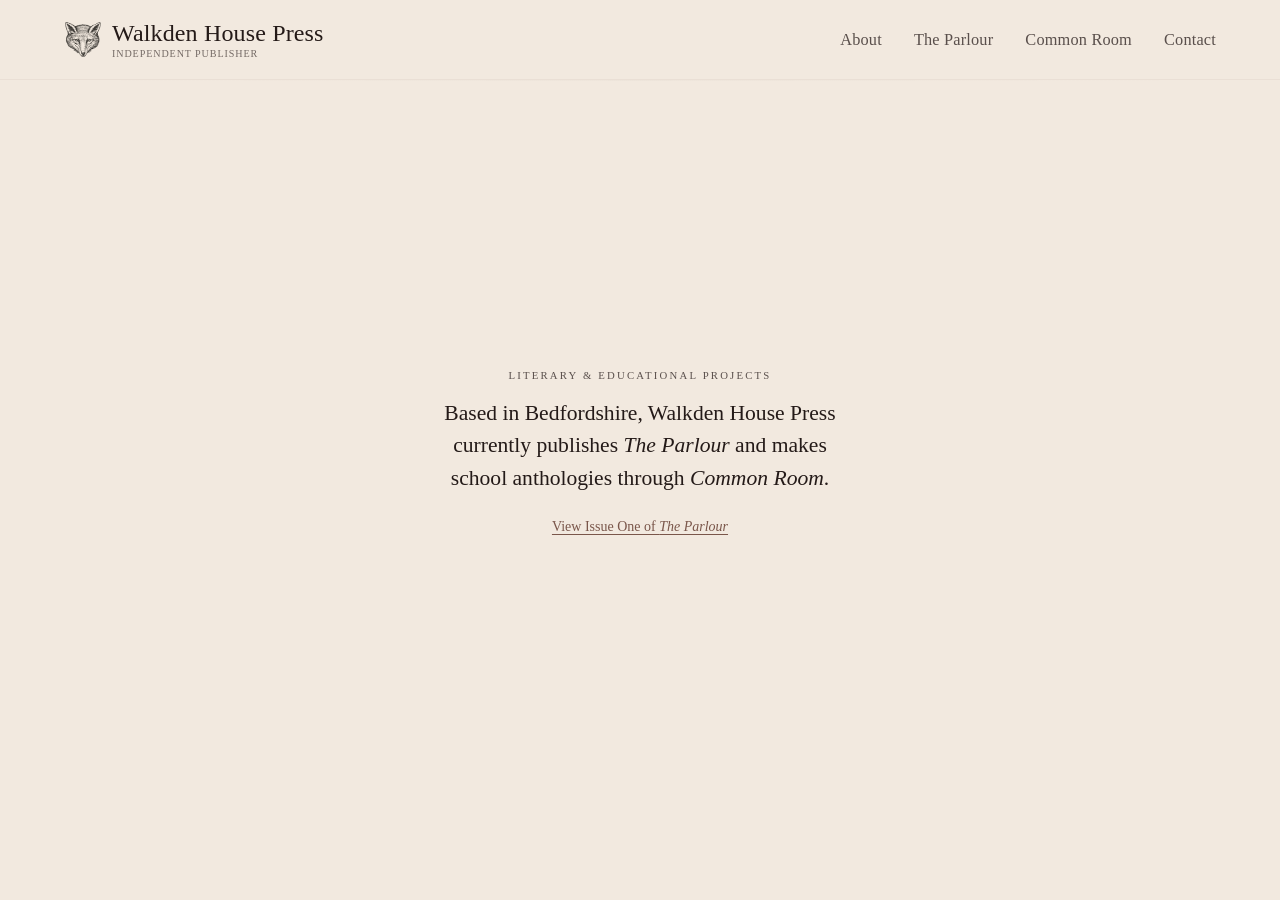
<file: index.html>
<!DOCTYPE html>
<html lang="en">
<head>
<meta charset="UTF-8" />

<meta
    name="viewport"
    content="width=device-width, initial-scale=1.0"
/>

<link
    rel="icon"
    href="/images/favicon.ico"
    type="image/x-icon"
>

<title>Walkden House Press</title>

<style>

:root {

    --bg: #F2E9DF;

    --text: #241A18;

    --text-soft: rgba(36, 26, 24, 0.74);

    --accent: #7A564A;

    --line: rgba(36, 26, 24, 0.055);
}

* {
    box-sizing: border-box;
}

html,
body {
    margin: 0;
    min-height: 100%;
}

body {

    font-family:
        "Baskerville",
        "Times New Roman",
        serif;

    color: var(--text);

    min-height: 100vh;

    display: flex;
    flex-direction: column;

    background: var(--bg);

    overflow-x: hidden;

    position: relative;

    -webkit-font-smoothing: antialiased;
    text-rendering: optimizeLegibility;
}

/* SUBTLE PAPER GRAIN */

body::before {

    content: "";

    position: fixed;
    inset: 0;

    pointer-events: none;

    opacity: 0.016;

    background-image:
        url("https://www.transparenttextures.com/patterns/asfalt-light.png");
}

/* HEADER */

.header {

    display: flex;
    justify-content: space-between;
    align-items: center;

    padding: 34px 64px 26px;

    gap: 32px;

    position: relative;
    z-index: 2;
}

/* BRAND */

.title-wrapper {

    display: flex;
    align-items: center;

    min-width: 0;

    text-decoration: none;
    color: inherit;

    transition:
        transform 0.28s ease,
        opacity 0.28s ease;
}

.title-wrapper {
    min-height: 2.7rem;
}

.title-group {

    display: flex;
    flex-direction: column;
}

.title {

    font-size: 1.5rem;

    letter-spacing: 0.15px;

    color: var(--text);

    white-space: nowrap;
}

.subtitle {

    margin-top: 2px;

    font-size: 0.66rem;

    letter-spacing: 1px;
    text-transform: uppercase;

    color: var(--text-soft);

    opacity: 0.82;
}

/* NAVIGATION */

.nav {

    display: flex;
    align-items: center;

    margin-left: auto;

    gap: 32px;

    font-size: 1.02rem;

    letter-spacing: 0.18px;

    white-space: nowrap;
}

.nav a {

    text-decoration: none;

    color: var(--text-soft);

    position: relative;

    transition:
        color 0.25s ease,
        opacity 0.25s ease;
}

.nav a::after {

    content: "";

    position: absolute;

    left: 0;
    bottom: -4px;

    width: 100%;
    height: 1px;

    background: var(--accent);

    opacity: 0;
    transform: scaleX(0.7);

    transition:
        opacity 0.25s ease,
        transform 0.25s ease;
}

.nav a:hover {

    color: var(--text);
}

.nav a:hover::after {

    opacity: 0.42;
    transform: scaleX(1);
}

.nav a.italic {

    font-style: italic;
}

/* DIVIDER */

.line {

    height: 1px;

    width: calc(100% - 120px);

    margin: 0 auto;

    opacity: 0.34;

    background:
        linear-gradient(
            to right,
            transparent,
            var(--line),
            transparent
        );
}

/* MAIN */

main {
    flex: 1;
    display: grid;
    place-items: center;
    padding: 32px clamp(16px, 4vw, 32px) 96px;
    position: relative;
    z-index: 2;
}

.issue-feature {
    display: grid;
    justify-items: center;
    gap: 12px;
}

.issue-heading {
    margin: 0 0 4px;
    font-size: 0.67rem;
    font-weight: normal;
    letter-spacing: 2.2px;
    text-align: center;
    text-transform: uppercase;
    color: var(--text-soft);
}

.issue-intro {
    max-width: 39ch;
    margin: 0;
    font-size: clamp(1rem, 0.8rem + 0.7vw, 1.35rem);
    line-height: 1.5;
    text-align: center;
    text-wrap: balance;
}

@media (min-width: 350px) and (max-width: 760px) {
    .issue-intro {
        font-size: max(1.05rem, 0.8rem + 0.7vw);
    }
}

.issue-link {
    display: grid;
    justify-items: center;
    gap: 6px;
    padding: 12px 16px;
    font-size: 1.125rem;
    line-height: 1.3;
    text-align: center;
    color: var(--text);
    text-decoration: none;
}

.issue-link-action {
    font-size: 0.875rem;
    color: var(--accent);
    text-decoration: underline;
    text-decoration-thickness: 1px;
    text-underline-offset: 3px;
}

.issue-link:hover .issue-link-action,
.issue-link:focus-visible .issue-link-action {
    color: var(--text);
}

/* SUBTLE FADE */

.header,
.line,
.issue-feature {

    animation: fadeIn 1.6s ease;
}

@keyframes fadeIn {

    from {
        opacity: 0;
        transform: translateY(8px);
    }

    to {
        opacity: 1;
        transform: translateY(0);
    }
}

/* HAMBURGER */

.hamburger {

    display: none;

    flex-direction: column;
    justify-content: space-between;

    width: 22px;
    height: 15px;

    cursor: pointer;
}

.hamburger div {

    height: 1px;

    background-color: var(--text);
}

/* MOBILE MENU */

.mobile-menu {

    position: fixed;
    inset: 0;

    background-color: transparent;

    z-index: 1000;

    display: flex;
    flex-direction: column;

    align-items: center;
    justify-content: center;

    visibility: hidden;
    pointer-events: none;

    transition: background-color 340ms ease, visibility 0s 340ms;
}

.mobile-menu.show {

    background-color: var(--bg);
    transition-delay: 0s;
    visibility: visible;
    pointer-events: auto;
}

.mobile-menu-header {
    display: flex;

    position: absolute;

    top: 32px;
    right: 22px;
}

.close-icon {

    width: 22px;
    height: 22px;

    cursor: pointer;

    position: relative;
}

/* Keep the icon independent of the fading menu backdrop. */
.hamburger {
    transition: opacity 180ms ease;
}

body:has(.mobile-menu.show) .hamburger {
    opacity: 0;
}

.mobile-menu-inner {
    opacity: 0;
    transition: opacity 340ms ease;
}

.mobile-menu.show .mobile-menu-inner {
    opacity: 1;
}

.close-icon {
    opacity: 0;
    transition: opacity 180ms ease;
}

.mobile-menu.show .close-icon {
    opacity: 1;
}

.close-icon::before,
.close-icon::after {
    content: "";
    position: absolute;
    top: 50%;
    left: 0;
    width: 100%;
    height: 1px;
    background-color: var(--text);
}

.close-icon::before { transform: translateY(-50%) rotate(45deg); }
.close-icon::after { transform: translateY(-50%) rotate(-45deg); }

@media (prefers-reduced-motion: reduce) {
    .issue-feature {
        animation: none;
    }

    .hamburger,
    .mobile-menu,
    .mobile-menu-inner,
    .mobile-menu a,
    .close-icon {
        transition: none;
    }
}



/* MOBILE MENU INNER */

.mobile-menu-inner {

    display: flex;
    flex-direction: column;
    align-items: center;
}

/* MOBILE MENU KICKER */

.mobile-kicker {

    margin-bottom: 42px;

    font-size: 0.62rem;

    letter-spacing: 2.6px;
    text-transform: uppercase;

    color: var(--text-soft);

    opacity: 0.68;
}

/* MOBILE NAV */

.mobile-menu nav {

    display: flex;
    flex-direction: column;

    align-items: center;

    gap: 30px;
}

.mobile-menu a {

    color: var(--text);

    text-decoration: none;

    font-size: 1.18rem;

    letter-spacing: 0.18px;

    opacity: 0;

    transform: translateY(8px);

    transition:
        opacity 0.5s ease,
        transform 0.5s ease,
        color 0.25s ease;
}

.mobile-menu.show a {

    opacity: 1;

    transform: translateY(0);
}

/* STAGGER */

.mobile-menu.show a:nth-child(1) {

    transition-delay: 0.08s;
}

.mobile-menu.show a:nth-child(2) {

    transition-delay: 0.14s;
}

.mobile-menu.show a:nth-child(3) {

    transition-delay: 0.2s;
}

.mobile-menu.show a:nth-child(4) {

    transition-delay: 0.26s;
}

.mobile-menu a:hover {

    color: var(--accent);
}

/* ACCESSIBILITY */

a:focus-visible {

    outline: 1px solid var(--accent);

    outline-offset: 4px;
}

/* COMPRESSED DESKTOP / TABLET */

@media (max-width: 1100px) {

    .header {

        padding: 24px 36px 20px;

        gap: 20px;
    }

    .title-wrapper {
        min-height: 2.6rem;
    }



    .nav {

        gap: 22px;

        font-size: 0.96rem;
    }

    .line {

        width: calc(100% - 64px);
    }
}

/* MOBILE */

@media (max-width: 760px) {

    .header {

        padding: 14px 22px;

        align-items: center;
    }

    .nav {

        display: none;
    }

    .hamburger {

        display: flex;
    }

    .title {

        font-size: 1.12rem;
    }

    .subtitle {

        font-size: 0.54rem;

        letter-spacing: 0.8px;
    }

    .title-wrapper {
        min-height: 2.1rem;
    }

    .line {

        width: calc(100% - 44px);
    }


    .mobile-menu nav {

        gap: 26px;
    }

    .mobile-menu a {

        font-size: 1.08rem;
    }
}


        /* The masthead remains while the content moves beneath it. */
        body:not(.menu-open) { overflow-x: clip; }
        .header {
            position: sticky;
            top: 0;
            z-index: 100;
            flex-shrink: 0;
            background: var(--bg);
            border-bottom: 1px solid rgba(76, 48, 35, 0.05);
        }
        @media (min-width: 761px) {
            .header {
                min-height: 80px;
                padding-top: 16px;
                padding-bottom: 16px;
                animation: none;
            }
        }

@media (min-width: 761px) and (max-width: 1100px) {
    .title { font-size: 1.25rem; }
}
@media (min-width: 761px) {
    .subtitle {
        margin-top: 1px;
        font-size: 0.63rem;
        letter-spacing: 0.9px;
    }
}

/* Masthead colophon */
.title-wrapper > .masthead-colophon {
    display: block;
    opacity: 0.83;
    flex: none;
    width: auto;
    height: 2.375rem;
    max-width: 2.375rem;
    margin-inline-end: 10px;
    object-fit: contain;
}

@media (max-width: 1100px) {
    .title-wrapper > .masthead-colophon {
        height: 2.25rem;
        margin-inline-end: 9px;
    }
}

@media (max-width: 760px) {
    .title-wrapper > .masthead-colophon {
        height: 1.875rem;
        max-width: 1.875rem;
        margin-inline-end: 7px;
    }
}
</style>
</head>

<body>

<header class="header">

    <a
        href="index.html"
        class="title-wrapper"
        aria-label="Walkden House Press Home"
    >

        <img class="masthead-colophon" src="images/colophon.svg" alt="">
        <div class="title-group">

            <div class="title">
                Walkden House Press
            </div>

            <div class="subtitle">
                Independent Publisher
            </div>

        </div>

    </a>

    <nav class="nav">

        <a href="about.html">
            About
        </a>

        <a href="the-parlour.html">
            The Parlour
        </a>

        <a href="common-room.html">
            Common Room
        </a>

        <a href="contact.html">
            Contact
        </a>

    </nav>

    <div
        class="hamburger"
        onclick="toggleMenu()"
        aria-label="Open menu"
    >
        <div></div>
        <div></div>
        <div></div>
    </div>

</header>

<div class="line"></div>

<main>
    <div class="issue-feature">
        <h1 class="issue-heading">Literary &amp; Educational Projects</h1>
        <p class="issue-intro">
            Based in Bedfordshire, Walkden House Press currently publishes <em>The Parlour</em> and makes school anthologies through <em>Common Room</em>.
        </p>
        <a class="issue-link" href="https://walkdenhousepress.co.uk/the-parlour-issue-one.html">
            <span class="issue-link-action">View Issue One of <em>The Parlour</em></span>
        </a>
    </div>
</main>

<!-- MOBILE MENU -->

<div
    class="mobile-menu"
    id="mobileMenu"
>

    <div class="mobile-menu-header">

        <div
            class="close-icon"
            onclick="toggleMenu()"
            aria-label="Close menu"
        ></div>

    </div>

    <div class="mobile-menu-inner">

        <div class="mobile-kicker">
            Walkden House Press
        </div>

        <nav>

            <a href="about.html">
                About
            </a>

            <a href="the-parlour.html">
                The Parlour
            </a>

            <a href="common-room.html">
                Common Room
            </a>

            <a href="contact.html">
                Contact
            </a>

        </nav>

    </div>

</div>

<script>

function toggleMenu() {

    document
        .getElementById('mobileMenu')
        .classList
        .toggle('show');
}

</script>



<script>
// Centre the close control on the menu trigger before the overlay appears.
document.querySelector(".hamburger").addEventListener("click", function () {
    const trigger = this.getBoundingClientRect();
    const menuHeader = document.querySelector(".mobile-menu-header");
    menuHeader.style.left = (trigger.left + trigger.width / 2) + "px";
    menuHeader.style.top = (trigger.top + trigger.height / 2) + "px";
    menuHeader.style.right = "auto";
    menuHeader.style.transform = "translate(-50%, -50%)";
}, true);
</script>

</body>
</html>
</file>
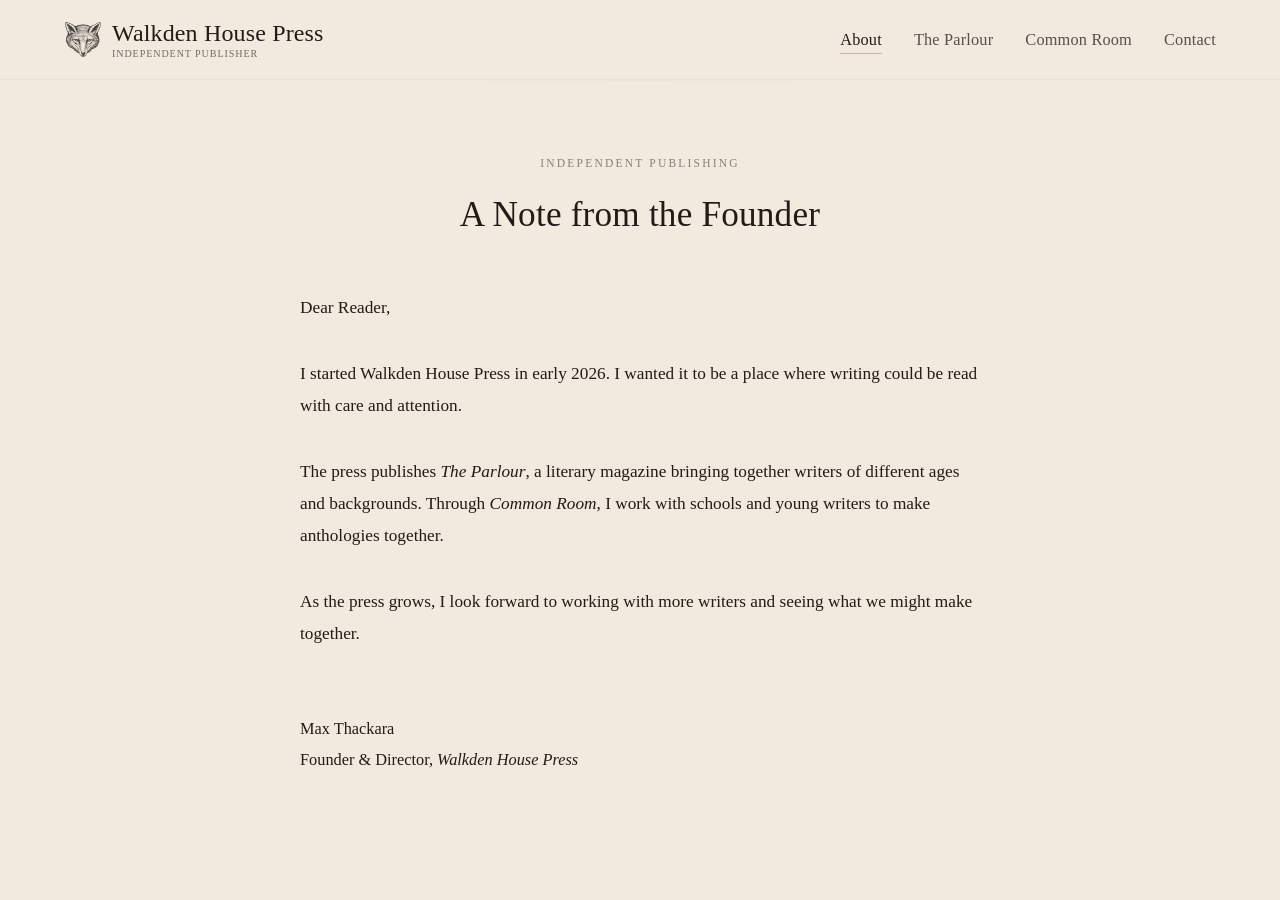
<file: about.html>
<!DOCTYPE html>
<html lang="en">
<head>
    <meta charset="UTF-8" />

    <meta
        name="viewport"
        content="width=device-width, initial-scale=1.0"
    />

    <link
        rel="icon"
        type="image/x-icon"
        href="/images/favicon.ico"
    />

    <title>About | Walkden House Press</title>

    <style>
        :root {
            --bg: #f2e9df;
            --text: #241a18;
            --text-soft: rgba(36, 26, 24, 0.74);
            --accent: #7a564a;
            --line: rgba(36, 26, 24, 0.055);
        }

        * {
            box-sizing: border-box;
        }

        html,
        body {
            min-height: 100%;
            margin: 0;
        }

        body {
            min-height: 100vh;

            display: flex;
            flex-direction: column;

            position: relative;
            overflow-x: hidden;

            color: var(--text);
            background: var(--bg);

            font-family:
                "Baskerville",
                "Times New Roman",
                serif;

            -webkit-font-smoothing: antialiased;
            text-rendering: optimizeLegibility;
        }

        /* Paper grain */

        body::before {
            content: "";

            position: fixed;
            inset: 0;

            pointer-events: none;
            opacity: 0.016;

            background-image:
                url("https://www.transparenttextures.com/patterns/asfalt-light.png");
        }

        /* Header */

        .header {
            display: flex;
            justify-content: space-between;
            align-items: center;

            padding: 34px 64px 26px;
            gap: 32px;

            position: relative;
            z-index: 2;
        }

        /* Brand */

        .title-wrapper {
            display: flex;
            align-items: center;

            min-width: 0;

            color: inherit;
            text-decoration: none;

            transition:
                transform 0.28s ease,
                opacity 0.28s ease;
        }

        .title-wrapper {
            min-height: 2.7rem;
        }

        .title-group {
            display: flex;
            flex-direction: column;
        }

        .title {
            color: var(--text);

            font-size: 1.5rem;
            letter-spacing: 0.15px;

            white-space: nowrap;
        }

        .subtitle {
            margin-top: 2px;

            color: var(--text-soft);
            opacity: 0.82;

            font-size: 0.66rem;
            letter-spacing: 1px;
            text-transform: uppercase;
        }

        /* Navigation */

        .nav {
            display: flex;
            align-items: center;

            margin-left: auto;
            gap: 32px;

            font-size: 1.02rem;
            letter-spacing: 0.18px;

            white-space: nowrap;
        }

        .nav a {
            position: relative;

            color: var(--text-soft);
            text-decoration: none;

            transition:
                color 0.25s ease,
                opacity 0.25s ease;
        }

        .nav a::after {
            content: "";

            position: absolute;
            left: 0;
            bottom: -4px;

            width: 100%;
            height: 1px;

            background: var(--accent);

            opacity: 0;
            transform: scaleX(0.7);

            transition:
                opacity 0.25s ease,
                transform 0.25s ease;
        }

        .nav a:hover {
            color: var(--text);
        }

        .nav a:hover::after {
            opacity: 0.42;
            transform: scaleX(1);
        }

        .nav a.active {
            color: var(--text);
        }

        .nav a.active::after {
            opacity: 0.34;
            transform: scaleX(1);
        }

        /* Divider */

        .line {
            width: calc(100% - 120px);
            height: 1px;

            margin: 0 auto;

            opacity: 0.34;

            background:
                linear-gradient(
                    to right,
                    transparent,
                    var(--line),
                    transparent
                );
        }

        /* Main */

        main {
            flex: 1;

            display: flex;
            justify-content: center;

            padding: 76px 24px 120px;

            position: relative;
            z-index: 2;
        }

        /* Content */

        .content {
            width: 100%;
            max-width: 760px;

            animation: fadeIn 1.6s ease;
        }

        .kicker {
            margin-bottom: 26px;

            color: var(--text-soft);
            opacity: 0.68;

            font-size: 0.72rem;
            letter-spacing: 2.2px;
            text-align: center;
            text-transform: uppercase;
        }

        .page-title {
            margin: 0 0 57px;

            font-size: 2.2rem;
            font-weight: normal;
            letter-spacing: 0.2px;
            text-align: center;
        }

        .body-text {
            max-width: 680px;
            margin: 0 auto;

            color: var(--text);

            font-size: 1.08rem;
            line-height: 1.85;
        }

        .body-text p {
            margin: 0 0 34px;
        }

        .body-text em {
            font-style: italic;
        }

        /* Signature */

        .signature {
            margin-top: 64px;

            font-size: 1.02rem;
            line-height: 1.9;
        }

        /* Fade */

        @keyframes fadeIn {
            from {
                opacity: 0;
                transform: translateY(8px);
            }

            to {
                opacity: 1;
                transform: translateY(0);
            }
        }

        /* Hamburger */

        .hamburger {
            display: none;
            flex-direction: column;
            justify-content: space-between;

            width: 22px;
            height: 15px;

            cursor: pointer;
        }

        .hamburger div {
            height: 1px;
            background-color: var(--text);
        }

        /* Mobile menu */

        .mobile-menu {
            position: fixed;
            inset: 0;
            z-index: 1000;

            display: flex;
            flex-direction: column;
            align-items: center;
            justify-content: center;

            background-color: transparent;

            visibility: hidden;
            pointer-events: none;

            transition: background-color 340ms ease, visibility 0s 340ms;
        }

        .mobile-menu.show {
            background-color: var(--bg);
            transition-delay: 0s;
            visibility: visible;
            pointer-events: auto;
        }

        .mobile-menu-header {
    display: flex;
            position: absolute;
            top: 32px;
            right: 22px;
        }

        .close-icon {
            width: 22px;
            height: 22px;

            position: relative;
            cursor: pointer;
        }

        /* Keep the icon independent of the fading menu backdrop. */
        .hamburger {
            transition: opacity 180ms ease;
        }

        body:has(.mobile-menu.show) .hamburger {
            opacity: 0;
        }

        .mobile-menu-inner {
            opacity: 0;
            transition: opacity 340ms ease;
        }

        .mobile-menu.show .mobile-menu-inner {
            opacity: 1;
        }

        .close-icon {
            opacity: 0;
            transition: opacity 180ms ease;
        }

        .mobile-menu.show .close-icon {
            opacity: 1;
        }

        .close-icon::before,
        .close-icon::after {
            content: "";
            position: absolute;
            top: 50%;
            left: 0;
            width: 100%;
            height: 1px;
            background-color: var(--text);
        }

        .close-icon::before { transform: translateY(-50%) rotate(45deg); }
        .close-icon::after { transform: translateY(-50%) rotate(-45deg); }

        @media (prefers-reduced-motion: reduce) {
            .hamburger,
            .mobile-menu,
            .mobile-menu-inner,
            .mobile-menu a,
            .close-icon {
                transition: none;
            }
        }



        .mobile-menu-inner {
            display: flex;
            flex-direction: column;
            align-items: center;
        }

        .mobile-kicker {
            margin-bottom: 42px;

            color: var(--text-soft);
            opacity: 0.68;

            font-size: 0.62rem;
            letter-spacing: 2.6px;
            text-transform: uppercase;
        }

        .mobile-menu nav {
            display: flex;
            flex-direction: column;
            align-items: center;

            gap: 30px;
        }

        .mobile-menu a {
            color: var(--text);
            text-decoration: none;

            font-size: 1.18rem;
            letter-spacing: 0.18px;

            opacity: 0;
            transform: translateY(8px);

            transition:
                opacity 0.5s ease,
                transform 0.5s ease,
                color 0.25s ease;
        }

        .mobile-menu.show a {
            opacity: 1;
            transform: translateY(0);
        }

        .mobile-menu.show a:nth-child(1) {
            transition-delay: 0.08s;
        }

        .mobile-menu.show a:nth-child(2) {
            transition-delay: 0.14s;
        }

        .mobile-menu.show a:nth-child(3) {
            transition-delay: 0.2s;
        }

        .mobile-menu.show a:nth-child(4) {
            transition-delay: 0.26s;
        }

        .mobile-menu a:hover {
            color: var(--accent);
        }

        /* Compressed desktop and tablet */

        @media (max-width: 1100px) {
            .header {
                padding: 24px 36px 20px;
                gap: 20px;
            }



            .title-wrapper {
                min-height: 2.6rem;
            }

            .nav {
                gap: 22px;
                font-size: 0.96rem;
            }

            .line {
                width: calc(100% - 64px);
            }
        }

        /* Mobile */

        @media (max-width: 760px) {
            .header {
                padding: 14px 22px;
                align-items: center;
            }

            .nav {
                display: none;
            }

            .hamburger {
                display: flex;
            }

            .title {
                font-size: 1.12rem;
            }

            .subtitle {
                font-size: 0.54rem;
                letter-spacing: 0.8px;
            }

            .title-wrapper {
                min-height: 2.1rem;
            }

            .line {
                width: calc(100% - 44px);
            }

            main {
                padding: 56px 20px 90px;
            }

            .page-title {
                margin-bottom: 44px;
                font-size: 1.7rem;
            }

            .body-text {
                font-size: 1rem;
                line-height: 1.82;
            }

            .signature {
                margin-top: 52px;
                font-size: 1rem;
            }
        }

        /* The masthead remains while the content moves beneath it. */
        body:not(.menu-open) { overflow-x: clip; }
        .header {
            position: sticky;
            top: 0;
            z-index: 100;
            flex-shrink: 0;
            background: var(--bg);
            border-bottom: 1px solid rgba(76, 48, 35, 0.05);
        }
        @media (min-width: 761px) {
            .header {
                min-height: 80px;
                padding-top: 16px;
                padding-bottom: 16px;
                animation: none;
            }
        }

@media (min-width: 761px) and (max-width: 1100px) {
    .title { font-size: 1.25rem; }
}
@media (min-width: 761px) {
    .subtitle {
        margin-top: 1px;
        font-size: 0.63rem;
        letter-spacing: 0.9px;
    }
}

/* Masthead colophon */
.title-wrapper > .masthead-colophon {
    display: block;
    opacity: 0.83;
    flex: none;
    width: auto;
    height: 2.375rem;
    max-width: 2.375rem;
    margin-inline-end: 10px;
    object-fit: contain;
}

@media (max-width: 1100px) {
    .title-wrapper > .masthead-colophon {
        height: 2.25rem;
        margin-inline-end: 9px;
    }
}

@media (max-width: 760px) {
    .title-wrapper > .masthead-colophon {
        height: 1.875rem;
        max-width: 1.875rem;
        margin-inline-end: 7px;
    }
}
</style>
</head>

<body>
    <header class="header">
        <a
            href="index.html"
            class="title-wrapper"
            aria-label="Walkden House Press Home"
        >
            <img class="masthead-colophon" src="images/colophon.svg" alt="">
            <div class="title-group">
                <div class="title">Walkden House Press</div>
                <div class="subtitle">Independent Publisher</div>

            </div>
        </a>

        <nav class="nav">
            <a
                href="about.html"
                class="active"
            >
                About
            </a>

            <a href="the-parlour.html">
                The Parlour
            </a>

            <a href="common-room.html">
                Common Room
            </a>

            <a href="contact.html">
                Contact
            </a>
        </nav>

        <div
            class="hamburger"
            onclick="toggleMenu()"
            aria-label="Open menu"
        >
            <div></div>
            <div></div>
            <div></div>
        </div>
    </header>

    <div class="line"></div>

    <main>
        <section class="content">
            <div class="kicker">
                Independent Publishing
            </div>

            <h1 class="page-title">
                A  Note from the Founder
            </h1>

            <div class="body-text">
                <p>Dear Reader,</p>

                <p>
                    I started Walkden House Press in early 2026. I wanted it
                    to be a place where writing could be read with care and attention.
                </p>

                <p>
                    The press publishes <em>The Parlour</em>, a literary magazine
                    bringing together writers of different ages and backgrounds.
                    Through <em>Common Room</em>, I work with schools and young writers
                    to make anthologies together.
                </p>

                <p>As the press grows, I look forward to working with more writers and seeing what we might make together.</p>

                <div class="signature">
                    Max Thackara<br />
                    Founder &amp; Director,
                    <em>Walkden House Press</em>
                </div>
            </div>
        </section>
    </main>

    <!-- Mobile menu -->

    <div
        class="mobile-menu"
        id="mobileMenu"
    >
        <div class="mobile-menu-header">
            <div
                class="close-icon"
                onclick="toggleMenu()"
                aria-label="Close menu"
            ></div>
        </div>

        <div class="mobile-menu-inner">
            <div class="mobile-kicker">
                Walkden House Press
            </div>

            <nav>
                <a
                    href="about.html"
                    class="active"
                >
                    About
                </a>

                <a href="the-parlour.html">
                    The Parlour
                </a>

                <a href="common-room.html">
                    Common Room
                </a>

                <a href="contact.html">
                    Contact
                </a>
            </nav>
        </div>
    </div>

    <script>
        function toggleMenu() {
            document
                .getElementById("mobileMenu")
                .classList
                .toggle("show");
        }
    </script>


<script>
// Centre the close control on the menu trigger before the overlay appears.
document.querySelector(".hamburger").addEventListener("click", function () {
    const trigger = this.getBoundingClientRect();
    const menuHeader = document.querySelector(".mobile-menu-header");
    menuHeader.style.left = (trigger.left + trigger.width / 2) + "px";
    menuHeader.style.top = (trigger.top + trigger.height / 2) + "px";
    menuHeader.style.right = "auto";
    menuHeader.style.transform = "translate(-50%, -50%)";
}, true);
</script>

</body>
</html>
</file>
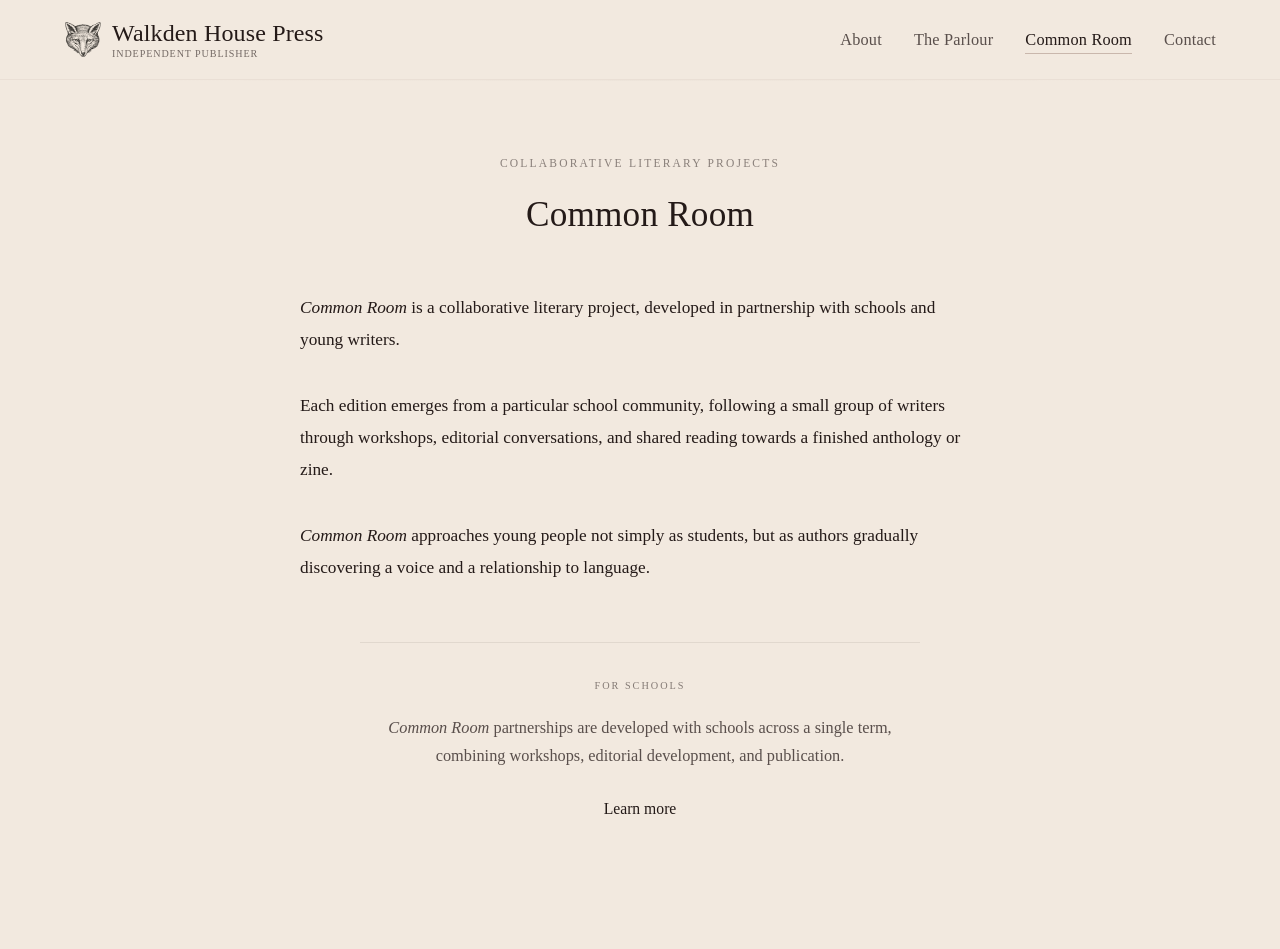
<file: common-room.html>
<!DOCTYPE html>
<html lang="en">
<head>
    <meta charset="UTF-8" />
    <meta
        name="viewport"
        content="width=device-width, initial-scale=1.0"
    />

    <link
        rel="icon"
        type="image/x-icon"
        href="/images/favicon.ico"
    />

    <title>Common Room | Walkden House Press</title>

    <style>
        :root {
            --bg: #f2e9df;
            --text: #241a18;
            --text-soft: rgba(36, 26, 24, 0.74);
            --accent: #7a564a;
            --line: rgba(36, 26, 24, 0.055);
        }

        * {
            box-sizing: border-box;
        }

        html,
        body {
            min-height: 100%;
            margin: 0;
        }

        body {
            min-height: 100vh;

            display: flex;
            flex-direction: column;

            position: relative;
            overflow-x: hidden;

            color: var(--text);
            background: var(--bg);

            font-family:
                "Baskerville",
                "Times New Roman",
                serif;

            -webkit-font-smoothing: antialiased;
            text-rendering: optimizeLegibility;
        }

        /* Paper grain */

        body::before {
            content: "";

            position: fixed;
            inset: 0;

            pointer-events: none;
            opacity: 0.016;

            background-image:
                url("https://www.transparenttextures.com/patterns/asfalt-light.png");
        }

        /* Header */

        .header {
            display: flex;
            justify-content: space-between;
            align-items: center;

            padding: 34px 64px 26px;
            gap: 32px;

            position: relative;
            z-index: 2;
        }

        /* Brand */

        .title-wrapper {
            display: flex;
            align-items: center;

            min-width: 0;

            color: inherit;
            text-decoration: none;

            transition:
                transform 0.28s ease,
                opacity 0.28s ease;
        }

        .title-wrapper {
            min-height: 2.7rem;
        }

        .title-group {
            display: flex;
            flex-direction: column;
        }

        .title {
            color: var(--text);

            font-size: 1.5rem;
            letter-spacing: 0.15px;

            white-space: nowrap;
        }

        .subtitle {
            margin-top: 2px;

            color: var(--text-soft);
            opacity: 0.82;

            font-size: 0.66rem;
            letter-spacing: 1px;
            text-transform: uppercase;
        }

        /* Navigation */

        .nav {
            display: flex;
            align-items: center;

            margin-left: auto;
            gap: 32px;

            font-size: 1.02rem;
            letter-spacing: 0.18px;

            white-space: nowrap;
        }

        .nav a {
            position: relative;

            color: var(--text-soft);
            text-decoration: none;

            transition:
                color 0.25s ease,
                opacity 0.25s ease;
        }

        .nav a::after {
            content: "";

            position: absolute;
            left: 0;
            bottom: -4px;

            width: 100%;
            height: 1px;

            background: var(--accent);

            opacity: 0;
            transform: scaleX(0.7);

            transition:
                opacity 0.25s ease,
                transform 0.25s ease;
        }

        .nav a:hover {
            color: var(--text);
        }

        .nav a:hover::after {
            opacity: 0.42;
            transform: scaleX(1);
        }

        .nav a.active {
            color: var(--text);
        }

        .nav a.active::after {
            opacity: 0.34;
            transform: scaleX(1);
        }

        .nav a.italic {
            font-style: italic;
        }

        /* Divider */

        .line {
            width: calc(100% - 120px);
            height: 1px;

            margin: 0 auto;

            opacity: 0.34;

            background:
                linear-gradient(
                    to right,
                    transparent,
                    var(--line),
                    transparent
                );
        }

        /* Main */

        main {
            flex: 1;

            display: flex;
            justify-content: center;

            padding: 76px 24px 120px;

            position: relative;
            z-index: 2;
        }

        /* Content */

        .content {
            width: 100%;
            max-width: 760px;

            animation: fadeIn 1.6s ease;
        }

        .kicker {
            margin-bottom: 26px;

            color: var(--text-soft);
            opacity: 0.68;

            font-size: 0.72rem;
            letter-spacing: 2.2px;
            text-align: center;
            text-transform: uppercase;
        }

        .page-title {
            margin: 0 0 57px;

            font-size: 2.2rem;
            font-weight: normal;
            letter-spacing: 0.2px;
            text-align: center;
        }

        .body-text {
            max-width: 680px;
            margin: 0 auto;

            color: var(--text);

            font-size: 1.08rem;
            line-height: 1.85;
        }

        .body-text p {
            margin: 0 0 34px;
        }

        .body-text em {
            font-style: italic;
        }

        /* Partnership note */

        .partnership-note {
            max-width: 560px;
            margin: 58px auto 0;
            padding: 34px 0 4px;

            text-align: center;

            border-top: 1px solid rgba(36, 26, 24, 0.08);
        }

        .partnership-label {
            margin-bottom: 18px;

            color: var(--text-soft);
            opacity: 0.72;

            font-size: 0.64rem;
            letter-spacing: 2px;
            text-transform: uppercase;
        }

        .partnership-note p {
            margin-bottom: 22px;

            color: var(--text-soft);

            font-size: 1.02rem;
            line-height: 1.75;
        }

        .partnership-note a {
            position: relative;

            color: var(--text);
            text-decoration: none;

            font-size: 0.98rem;

            transition:
                color 0.25s ease,
                opacity 0.25s ease;
        }

        .partnership-note a::after {
            content: "";

            position: absolute;
            left: 0;
            bottom: -4px;

            width: 100%;
            height: 1px;

            background: var(--accent);

            opacity: 0;
            transform: scaleX(0.7);

            transition:
                opacity 0.25s ease,
                transform 0.25s ease;
        }

        .partnership-note a:hover {
            color: var(--text);
        }

        .partnership-note a:hover::after {
            opacity: 0.42;
            transform: scaleX(1);
        }

        /* Fade */

        @keyframes fadeIn {
            from {
                opacity: 0;
                transform: translateY(8px);
            }

            to {
                opacity: 1;
                transform: translateY(0);
            }
        }

        /* Hamburger */

        .hamburger {
            display: none;
            flex-direction: column;
            justify-content: space-between;

            width: 22px;
            height: 15px;

            cursor: pointer;
        }

        .hamburger div {
            height: 1px;
            background-color: var(--text);
        }

        /* Mobile menu */

        .mobile-menu {
            position: fixed;
            inset: 0;
            z-index: 1000;

            display: flex;
            flex-direction: column;
            align-items: center;
            justify-content: center;

            background-color: transparent;

            visibility: hidden;
            pointer-events: none;

            transition: background-color 340ms ease, visibility 0s 340ms;
        }

        .mobile-menu.show {
            background-color: var(--bg);
            transition-delay: 0s;
            visibility: visible;
            pointer-events: auto;
        }

        .mobile-menu-header {
    display: flex;
            position: absolute;
            top: 32px;
            right: 22px;
        }

        .close-icon {
            width: 22px;
            height: 22px;

            position: relative;
            cursor: pointer;
        }

        /* Keep the icon independent of the fading menu backdrop. */
        .hamburger {
            transition: opacity 180ms ease;
        }

        body:has(.mobile-menu.show) .hamburger {
            opacity: 0;
        }

        .mobile-menu-inner {
            opacity: 0;
            transition: opacity 340ms ease;
        }

        .mobile-menu.show .mobile-menu-inner {
            opacity: 1;
        }

        .close-icon {
            opacity: 0;
            transition: opacity 180ms ease;
        }

        .mobile-menu.show .close-icon {
            opacity: 1;
        }

        .close-icon::before,
        .close-icon::after {
            content: "";
            position: absolute;
            top: 50%;
            left: 0;
            width: 100%;
            height: 1px;
            background-color: var(--text);
        }

        .close-icon::before { transform: translateY(-50%) rotate(45deg); }
        .close-icon::after { transform: translateY(-50%) rotate(-45deg); }

        @media (prefers-reduced-motion: reduce) {
            .hamburger,
            .mobile-menu,
            .mobile-menu-inner,
            .mobile-menu a,
            .close-icon {
                transition: none;
            }
        }



        .mobile-menu-inner {
            display: flex;
            flex-direction: column;
            align-items: center;
        }

        .mobile-kicker {
            margin-bottom: 42px;

            color: var(--text-soft);
            opacity: 0.68;

            font-size: 0.62rem;
            letter-spacing: 2.6px;
            text-transform: uppercase;
        }

        .mobile-menu nav {
            display: flex;
            flex-direction: column;
            align-items: center;

            gap: 30px;
        }

        .mobile-menu a {
            color: var(--text);
            text-decoration: none;

            font-size: 1.18rem;
            letter-spacing: 0.18px;

            opacity: 0;
            transform: translateY(8px);

            transition:
                opacity 0.5s ease,
                transform 0.5s ease,
                color 0.25s ease;
        }

        .mobile-menu.show a {
            opacity: 1;
            transform: translateY(0);
        }

        .mobile-menu.show a:nth-child(1) {
            transition-delay: 0.08s;
        }

        .mobile-menu.show a:nth-child(2) {
            transition-delay: 0.14s;
        }

        .mobile-menu.show a:nth-child(3) {
            transition-delay: 0.2s;
        }

        .mobile-menu.show a:nth-child(4) {
            transition-delay: 0.26s;
        }

        .mobile-menu a:hover {
            color: var(--accent);
        }

        /* Accessibility */

        a:focus-visible {
            outline: 1px solid var(--accent);
            outline-offset: 4px;
        }

        /* Compressed desktop and tablet */

        @media (max-width: 1100px) {
            .header {
                padding: 24px 36px 20px;
                gap: 20px;
            }



            .title-wrapper {
                min-height: 2.6rem;
            }

            .nav {
                gap: 22px;
                font-size: 0.96rem;
            }

            .line {
                width: calc(100% - 64px);
            }
        }

        /* Mobile */

        @media (max-width: 760px) {
            .header {
                padding: 14px 22px;
                align-items: center;
            }

            .nav {
                display: none;
            }

            .hamburger {
                display: flex;
            }

            .title {
                font-size: 1.12rem;
            }

            .subtitle {
                font-size: 0.54rem;
                letter-spacing: 0.8px;
            }

            .title-wrapper {
                min-height: 2.1rem;
            }

            .line {
                width: calc(100% - 44px);
            }

            main {
                padding: 56px 20px 90px;
            }

            .page-title {
                margin-bottom: 44px;
                font-size: 1.7rem;
            }

            .body-text {
                font-size: 1rem;
                line-height: 1.82;
            }

            .body-text p {
                margin-bottom: 28px;
            }

            .mobile-menu nav {
                gap: 26px;
            }

            .mobile-menu a {
                font-size: 1.08rem;
            }
        }

        /* The masthead remains while the content moves beneath it. */
        body:not(.menu-open) { overflow-x: clip; }
        .header {
            position: sticky;
            top: 0;
            z-index: 100;
            flex-shrink: 0;
            background: var(--bg);
            border-bottom: 1px solid rgba(76, 48, 35, 0.05);
        }
        @media (min-width: 761px) {
            .header {
                min-height: 80px;
                padding-top: 16px;
                padding-bottom: 16px;
                animation: none;
            }
        }

@media (min-width: 761px) and (max-width: 1100px) {
    .title { font-size: 1.25rem; }
}
@media (min-width: 761px) {
    .subtitle {
        margin-top: 1px;
        font-size: 0.63rem;
        letter-spacing: 0.9px;
    }
}

/* Masthead colophon */
.title-wrapper > .masthead-colophon {
    display: block;
    opacity: 0.83;
    flex: none;
    width: auto;
    height: 2.375rem;
    max-width: 2.375rem;
    margin-inline-end: 10px;
    object-fit: contain;
}

@media (max-width: 1100px) {
    .title-wrapper > .masthead-colophon {
        height: 2.25rem;
        margin-inline-end: 9px;
    }
}

@media (max-width: 760px) {
    .title-wrapper > .masthead-colophon {
        height: 1.875rem;
        max-width: 1.875rem;
        margin-inline-end: 7px;
    }
}
</style>
</head>

<body>
    <header class="header">
        <a
            href="index.html"
            class="title-wrapper"
            aria-label="Walkden House Press Home"
        >
            <img class="masthead-colophon" src="images/colophon.svg" alt="">
            <div class="title-group">
                <div class="title">Walkden House Press</div>
                <div class="subtitle">Independent Publisher</div>

            </div>
        </a>

        <nav class="nav">
            <a href="about.html">
                About
            </a>

            <a href="the-parlour.html">
                The Parlour
            </a>

            <a
                href="common-room.html"
                class="active"
            >
                Common Room
            </a>

            <a href="contact.html">
                Contact
            </a>
        </nav>

        <div
            class="hamburger"
            onclick="toggleMenu()"
            aria-label="Open menu"
        >
            <div></div>
            <div></div>
            <div></div>
        </div>
    </header>

    <div class="line"></div>

    <main>
        <section class="content">
            <div class="kicker">
                Collaborative Literary Projects
            </div>

            <h1 class="page-title">
                Common Room
            </h1>

            <div class="body-text">
                <p>
                    <em>Common Room</em> is a collaborative literary
                    project, developed in
                    partnership with schools and young writers.
                </p>

                <p>
                    Each edition emerges from a particular school
                    community, following a small group of writers
                    through workshops, editorial conversations, and
                    shared reading towards a finished anthology or zine.
                </p>

                <p>
                    <em>Common Room</em> approaches young people not
                    simply as students, but as authors gradually
                    discovering a voice and a relationship to language.
                </p>

                <div class="partnership-note">
                    <div class="partnership-label">
                        For Schools
                    </div>

                    <p>
                        <em>Common Room</em> partnerships are developed
                        with schools across a single term, combining
                        workshops, editorial development, and
                        publication.
                    </p>

                    <a href="school-partnerships.html">
                        Learn more
                    </a>
                </div>
            </div>
        </section>
    </main>

    <!-- Mobile menu -->

    <div
        class="mobile-menu"
        id="mobileMenu"
    >
        <div class="mobile-menu-header">
            <div
                class="close-icon"
                onclick="toggleMenu()"
                aria-label="Close menu"
            ></div>
        </div>

        <div class="mobile-menu-inner">
            <div class="mobile-kicker">
                Walkden House Press
            </div>

            <nav>
                <a href="about.html">
                    About
                </a>

                <a href="the-parlour.html">
                    The Parlour
                </a>

                <a
                    href="common-room.html"
                    class="active"
                >
                    Common Room
                </a>

                <a href="contact.html">
                    Contact
                </a>
            </nav>
        </div>
    </div>

    <script>
        function toggleMenu() {
            document
                .getElementById("mobileMenu")
                .classList
                .toggle("show");
        }
    </script>


<script>
// Centre the close control on the menu trigger before the overlay appears.
document.querySelector(".hamburger").addEventListener("click", function () {
    const trigger = this.getBoundingClientRect();
    const menuHeader = document.querySelector(".mobile-menu-header");
    menuHeader.style.left = (trigger.left + trigger.width / 2) + "px";
    menuHeader.style.top = (trigger.top + trigger.height / 2) + "px";
    menuHeader.style.right = "auto";
    menuHeader.style.transform = "translate(-50%, -50%)";
}, true);
</script>

</body>
</html>
</file>
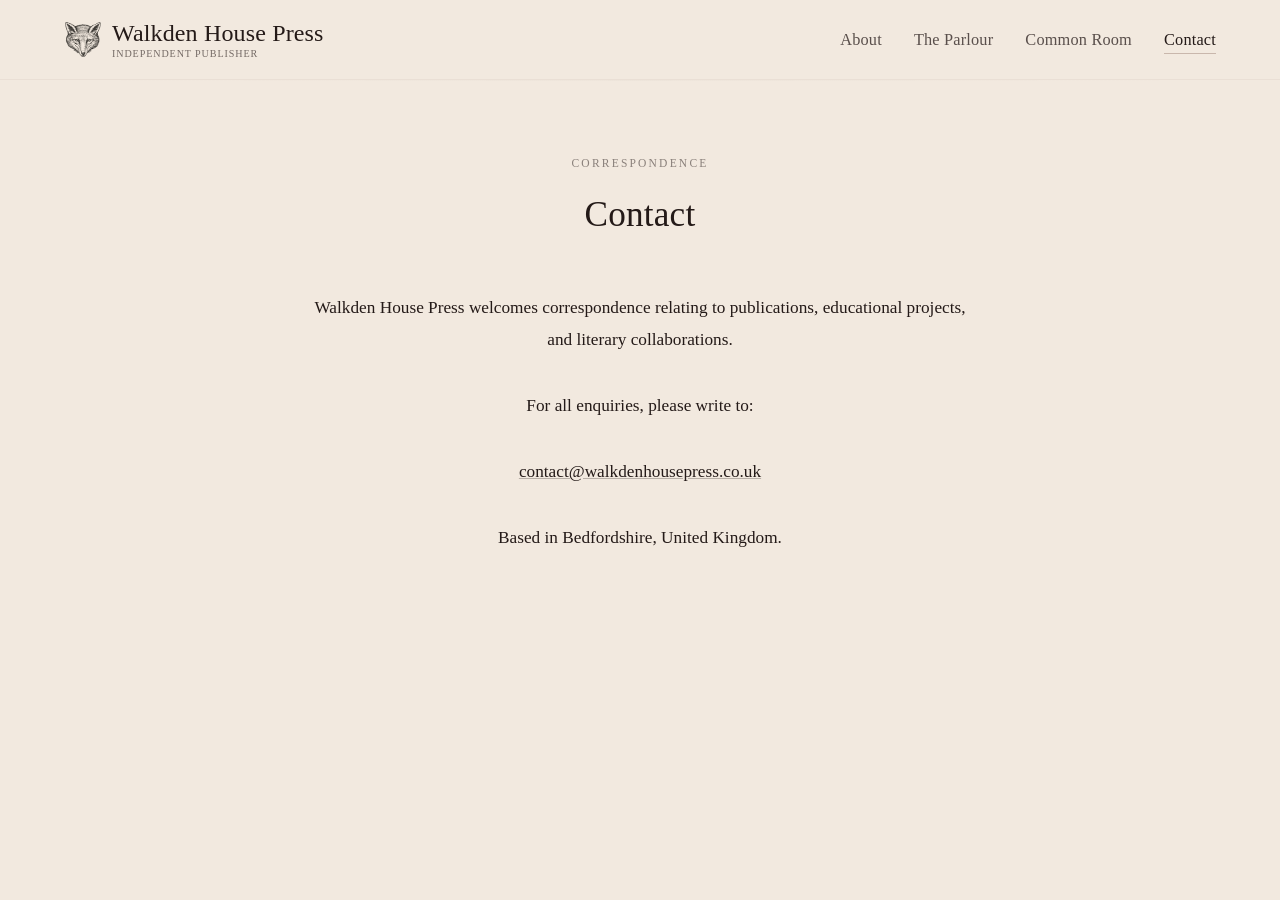
<file: contact.html>
<!DOCTYPE html>
<html lang="en">
<head>
    <meta charset="UTF-8" />
    <meta
        name="viewport"
        content="width=device-width, initial-scale=1.0"
    />

    <link
        rel="icon"
        type="image/x-icon"
        href="/images/favicon.ico"
    />

    <title>Contact | Walkden House Press</title>

    <style>
        :root {
            --bg: #f2e9df;
            --text: #241a18;
            --text-soft: rgba(36, 26, 24, 0.74);
            --accent: #7a564a;
            --line: rgba(36, 26, 24, 0.055);
        }

        * {
            box-sizing: border-box;
        }

        html,
        body {
            min-height: 100%;
            margin: 0;
        }

        body {
            min-height: 100vh;

            display: flex;
            flex-direction: column;

            position: relative;
            overflow-x: hidden;

            color: var(--text);
            background: var(--bg);

            font-family:
                "Baskerville",
                "Times New Roman",
                serif;

            -webkit-font-smoothing: antialiased;
            text-rendering: optimizeLegibility;
        }

        /* Paper grain */

        body::before {
            content: "";

            position: fixed;
            inset: 0;

            pointer-events: none;
            opacity: 0.016;

            background-image:
                url("https://www.transparenttextures.com/patterns/asfalt-light.png");
        }

        /* Header */

        .header {
            display: flex;
            justify-content: space-between;
            align-items: center;

            padding: 34px 64px 26px;
            gap: 32px;

            position: relative;
            z-index: 2;
        }

        /* Brand */

        .title-wrapper {
            display: flex;
            align-items: center;

            min-width: 0;

            color: inherit;
            text-decoration: none;

            transition:
                transform 0.28s ease,
                opacity 0.28s ease;
        }

        .title-wrapper {
            min-height: 2.7rem;
        }

        .title-group {
            display: flex;
            flex-direction: column;
        }

        .title {
            color: var(--text);

            font-size: 1.5rem;
            letter-spacing: 0.15px;

            white-space: nowrap;
        }

        .subtitle {
            margin-top: 2px;

            color: var(--text-soft);
            opacity: 0.82;

            font-size: 0.66rem;
            letter-spacing: 1px;
            text-transform: uppercase;
        }

        /* Navigation */

        .nav {
            display: flex;
            align-items: center;

            margin-left: auto;
            gap: 32px;

            font-size: 1.02rem;
            letter-spacing: 0.18px;

            white-space: nowrap;
        }

        .nav a {
            position: relative;

            color: var(--text-soft);
            text-decoration: none;

            transition:
                color 0.25s ease,
                opacity 0.25s ease;
        }

        .nav a::after {
            content: "";

            position: absolute;
            left: 0;
            bottom: -4px;

            width: 100%;
            height: 1px;

            background: var(--accent);

            opacity: 0;
            transform: scaleX(0.7);

            transition:
                opacity 0.25s ease,
                transform 0.25s ease;
        }

        .nav a:hover {
            color: var(--text);
        }

        .nav a:hover::after {
            opacity: 0.42;
            transform: scaleX(1);
        }

        .nav a.active {
            color: var(--text);
        }

        .nav a.active::after {
            opacity: 0.34;
            transform: scaleX(1);
        }

        /* Divider */

        .line {
            width: calc(100% - 120px);
            height: 1px;

            margin: 0 auto;

            opacity: 0.34;

            background:
                linear-gradient(
                    to right,
                    transparent,
                    var(--line),
                    transparent
                );
        }

        /* Main */

        main {
            flex: 1;

            display: flex;
            justify-content: center;

            padding: 76px 24px 120px;

            position: relative;
            z-index: 2;
        }

        /* Content */

        .content {
            width: 100%;
            max-width: 760px;

            animation: fadeIn 1.6s ease;
        }

        .kicker {
            margin-bottom: 26px;

            color: var(--text-soft);
            opacity: 0.68;

            font-size: 0.72rem;
            letter-spacing: 2.2px;
            text-align: center;
            text-transform: uppercase;
        }

        .page-title {
            margin: 0 0 57px;

            font-size: 2.2rem;
            font-weight: normal;
            letter-spacing: 0.2px;
            text-align: center;
        }

        .body-text {
            max-width: 680px;
            margin: 0 auto;

            color: var(--text);

            font-size: 1.08rem;
            line-height: 1.85;
            text-align: center;
        }

        .body-text p {
            margin: 0 0 34px;
        }

        .body-text a {
            color: inherit;
            text-decoration-color: rgba(36, 26, 24, 0.28);

            transition: text-decoration-color 0.25s ease;
        }

        .body-text a:hover {
            text-decoration-color: var(--accent);
        }

        /* Fade */

        @keyframes fadeIn {
            from {
                opacity: 0;
                transform: translateY(8px);
            }

            to {
                opacity: 1;
                transform: translateY(0);
            }
        }

        /* Hamburger */

        .hamburger {
            display: none;
            flex-direction: column;
            justify-content: space-between;

            width: 22px;
            height: 15px;

            cursor: pointer;
        }

        .hamburger div {
            height: 1px;
            background-color: var(--text);
        }

        /* Mobile menu */

        .mobile-menu {
            position: fixed;
            inset: 0;
            z-index: 1000;

            display: flex;
            flex-direction: column;
            align-items: center;
            justify-content: center;

            background-color: transparent;

            visibility: hidden;
            pointer-events: none;

            transition: background-color 340ms ease, visibility 0s 340ms;
        }

        .mobile-menu.show {
            background-color: var(--bg);
            transition-delay: 0s;
            visibility: visible;
            pointer-events: auto;
        }

        .mobile-menu-header {
    display: flex;
            position: absolute;
            top: 32px;
            right: 22px;
        }

        .close-icon {
            width: 22px;
            height: 22px;

            position: relative;
            cursor: pointer;
        }

        /* Keep the icon independent of the fading menu backdrop. */
        .hamburger {
            transition: opacity 180ms ease;
        }

        body:has(.mobile-menu.show) .hamburger {
            opacity: 0;
        }

        .mobile-menu-inner {
            opacity: 0;
            transition: opacity 340ms ease;
        }

        .mobile-menu.show .mobile-menu-inner {
            opacity: 1;
        }

        .close-icon {
            opacity: 0;
            transition: opacity 180ms ease;
        }

        .mobile-menu.show .close-icon {
            opacity: 1;
        }

        .close-icon::before,
        .close-icon::after {
            content: "";
            position: absolute;
            top: 50%;
            left: 0;
            width: 100%;
            height: 1px;
            background-color: var(--text);
        }

        .close-icon::before { transform: translateY(-50%) rotate(45deg); }
        .close-icon::after { transform: translateY(-50%) rotate(-45deg); }

        @media (prefers-reduced-motion: reduce) {
            .hamburger,
            .mobile-menu,
            .mobile-menu-inner,
            .mobile-menu a,
            .close-icon {
                transition: none;
            }
        }



        .mobile-menu-inner {
            display: flex;
            flex-direction: column;
            align-items: center;
        }

        .mobile-kicker {
            margin-bottom: 42px;

            color: var(--text-soft);
            opacity: 0.68;

            font-size: 0.62rem;
            letter-spacing: 2.6px;
            text-transform: uppercase;
        }

        .mobile-menu nav {
            display: flex;
            flex-direction: column;
            align-items: center;

            gap: 30px;
        }

        .mobile-menu a {
            color: var(--text);
            text-decoration: none;

            font-size: 1.18rem;
            letter-spacing: 0.18px;

            opacity: 0;
            transform: translateY(8px);

            transition:
                opacity 0.5s ease,
                transform 0.5s ease,
                color 0.25s ease;
        }

        .mobile-menu.show a {
            opacity: 1;
            transform: translateY(0);
        }

        .mobile-menu.show a:nth-child(1) {
            transition-delay: 0.08s;
        }

        .mobile-menu.show a:nth-child(2) {
            transition-delay: 0.14s;
        }

        .mobile-menu.show a:nth-child(3) {
            transition-delay: 0.2s;
        }

        .mobile-menu.show a:nth-child(4) {
            transition-delay: 0.26s;
        }

        .mobile-menu a:hover {
            color: var(--accent);
        }

        /* Compressed desktop and tablet */

        @media (max-width: 1100px) {
            .header {
                padding: 24px 36px 20px;
                gap: 20px;
            }



            .title-wrapper {
                min-height: 2.6rem;
            }

            .nav {
                gap: 22px;
                font-size: 0.96rem;
            }

            .line {
                width: calc(100% - 64px);
            }
        }

        /* Mobile */

        @media (max-width: 760px) {
            .header {
                padding: 14px 22px;
                align-items: center;
            }

            .nav {
                display: none;
            }

            .hamburger {
                display: flex;
            }

            .title {
                font-size: 1.12rem;
            }

            .subtitle {
                font-size: 0.54rem;
                letter-spacing: 0.8px;
            }

            .title-wrapper {
                min-height: 2.1rem;
            }

            .line {
                width: calc(100% - 44px);
            }

            main {
                padding: 56px 20px 90px;
            }

            .page-title {
                margin-bottom: 44px;
                font-size: 1.7rem;
            }

            .body-text {
                font-size: 1rem;
                line-height: 1.82;
            }
        }

        /* The masthead remains while the content moves beneath it. */
        body:not(.menu-open) { overflow-x: clip; }
        .header {
            position: sticky;
            top: 0;
            z-index: 100;
            flex-shrink: 0;
            background: var(--bg);
            border-bottom: 1px solid rgba(76, 48, 35, 0.05);
        }
        @media (min-width: 761px) {
            .header {
                min-height: 80px;
                padding-top: 16px;
                padding-bottom: 16px;
                animation: none;
            }
        }

@media (min-width: 761px) and (max-width: 1100px) {
    .title { font-size: 1.25rem; }
}
@media (min-width: 761px) {
    .subtitle {
        margin-top: 1px;
        font-size: 0.63rem;
        letter-spacing: 0.9px;
    }
}

/* Masthead colophon */
.title-wrapper > .masthead-colophon {
    display: block;
    opacity: 0.83;
    flex: none;
    width: auto;
    height: 2.375rem;
    max-width: 2.375rem;
    margin-inline-end: 10px;
    object-fit: contain;
}

@media (max-width: 1100px) {
    .title-wrapper > .masthead-colophon {
        height: 2.25rem;
        margin-inline-end: 9px;
    }
}

@media (max-width: 760px) {
    .title-wrapper > .masthead-colophon {
        height: 1.875rem;
        max-width: 1.875rem;
        margin-inline-end: 7px;
    }
}
</style>
</head>

<body>
    <header class="header">
        <a
            href="index.html"
            class="title-wrapper"
            aria-label="Walkden House Press Home"
        >
            <img class="masthead-colophon" src="images/colophon.svg" alt="">
            <div class="title-group">
                <div class="title">Walkden House Press</div>
                <div class="subtitle">Independent Publisher</div>

            </div>
        </a>

        <nav class="nav">
            <a href="about.html">
                About
            </a>

            <a href="the-parlour.html">
                The Parlour
            </a>

            <a href="common-room.html">
                Common Room
            </a>

            <a
                href="contact.html"
                class="active"
            >
                Contact
            </a>
        </nav>

        <div
            class="hamburger"
            onclick="toggleMenu()"
            aria-label="Open menu"
        >
            <div></div>
            <div></div>
            <div></div>
        </div>
    </header>

    <div class="line"></div>

    <main>
        <section class="content">
            <div class="kicker">
                Correspondence
            </div>

            <h1 class="page-title">
                Contact
            </h1>

            <div class="body-text">
                <p>
                    Walkden House Press welcomes correspondence
                    relating to publications, educational projects,
                    and literary collaborations.
                </p>

                <p>
                    For all enquiries, please write to:
                </p>

                <p>
                    <a href="mailto:contact@walkdenhousepress.co.uk">
                        contact@walkdenhousepress.co.uk
                    </a>
                </p>

                <p>
                    Based in Bedfordshire, United Kingdom.
                </p>
            </div>
        </section>
    </main>

    <!-- Mobile menu -->

    <div
        class="mobile-menu"
        id="mobileMenu"
    >
        <div class="mobile-menu-header">
            <div
                class="close-icon"
                onclick="toggleMenu()"
                aria-label="Close menu"
            ></div>
        </div>

        <div class="mobile-menu-inner">
            <div class="mobile-kicker">
                Walkden House Press
            </div>

            <nav>
                <a href="about.html">
                    About
                </a>

                <a href="the-parlour.html">
                    The Parlour
                </a>

                <a href="common-room.html">
                    Common Room
                </a>

                <a
                    href="contact.html"
                    class="active"
                >
                    Contact
                </a>
            </nav>
        </div>
    </div>

    <script>
        function toggleMenu() {
            document
                .getElementById("mobileMenu")
                .classList
                .toggle("show");
        }
    </script>


<script>
// Centre the close control on the menu trigger before the overlay appears.
document.querySelector(".hamburger").addEventListener("click", function () {
    const trigger = this.getBoundingClientRect();
    const menuHeader = document.querySelector(".mobile-menu-header");
    menuHeader.style.left = (trigger.left + trigger.width / 2) + "px";
    menuHeader.style.top = (trigger.top + trigger.height / 2) + "px";
    menuHeader.style.right = "auto";
    menuHeader.style.transform = "translate(-50%, -50%)";
}, true);
</script>

</body>
</html>
</file>
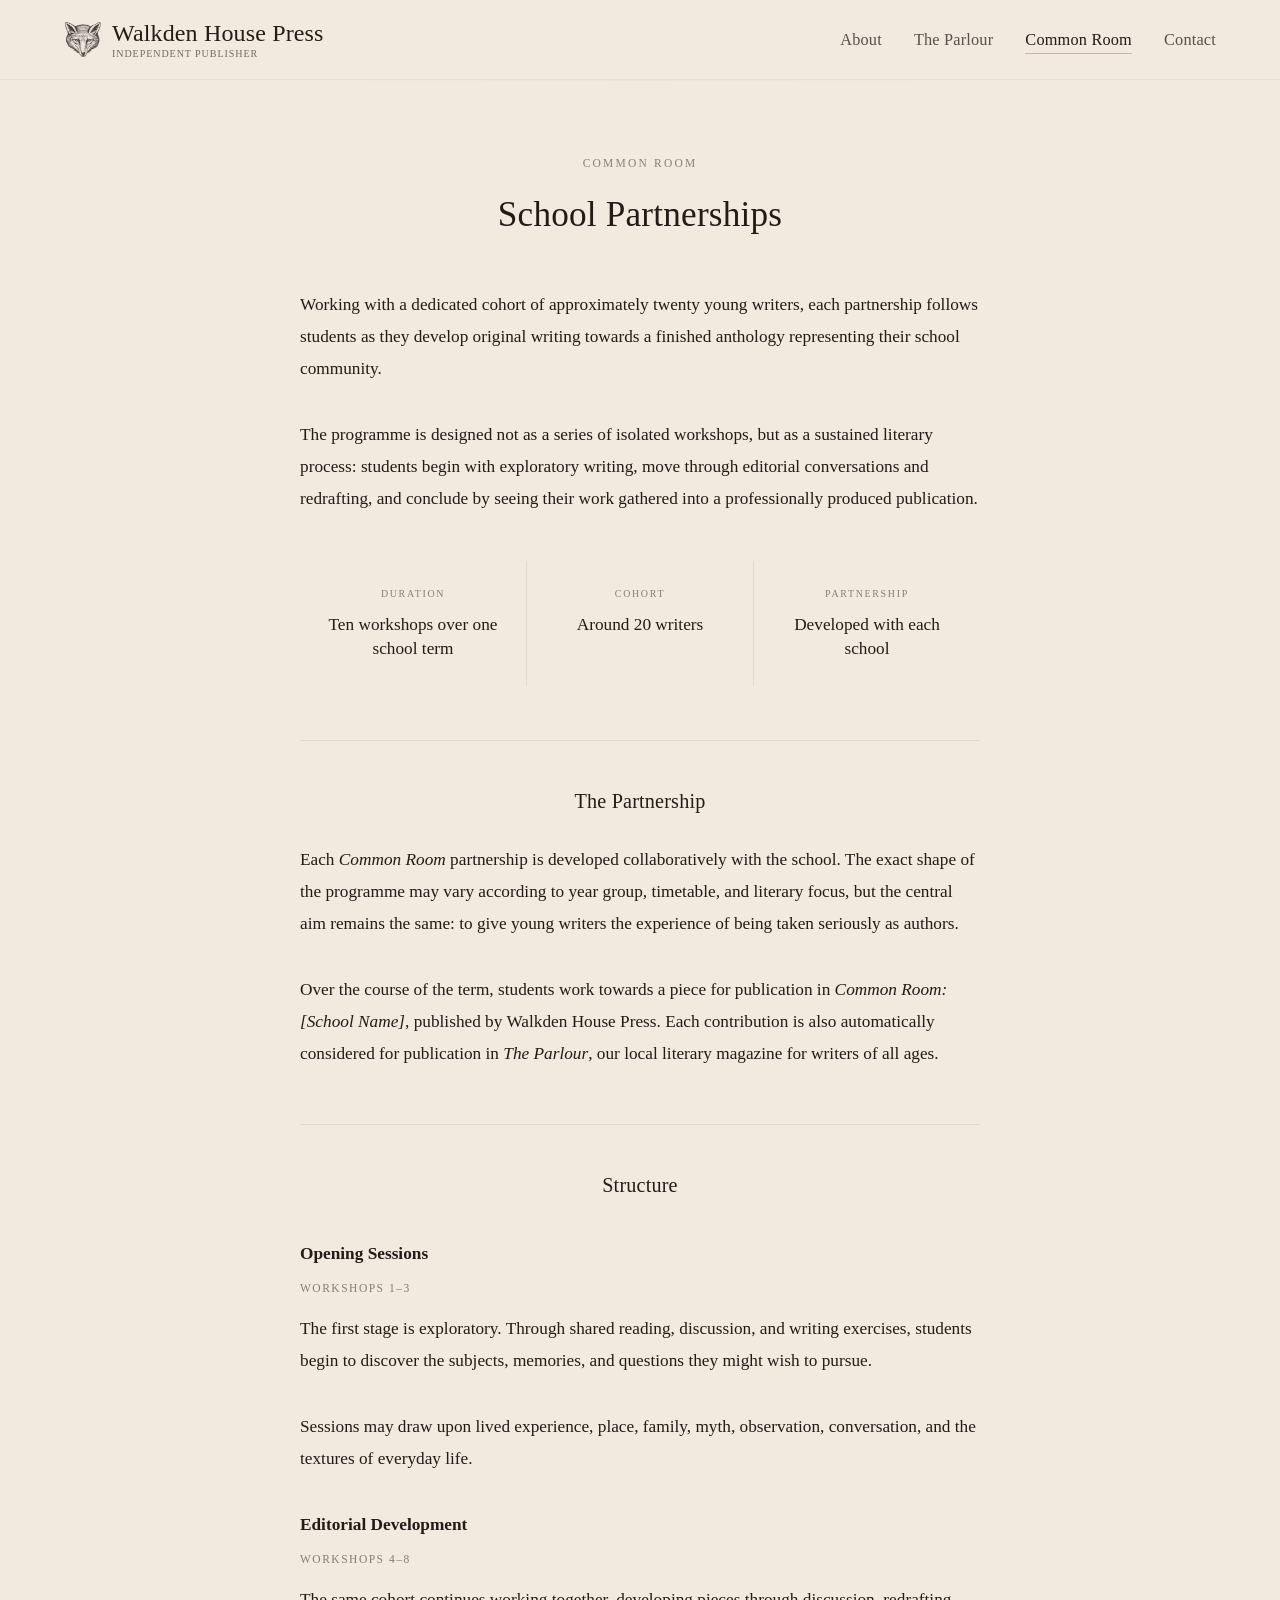
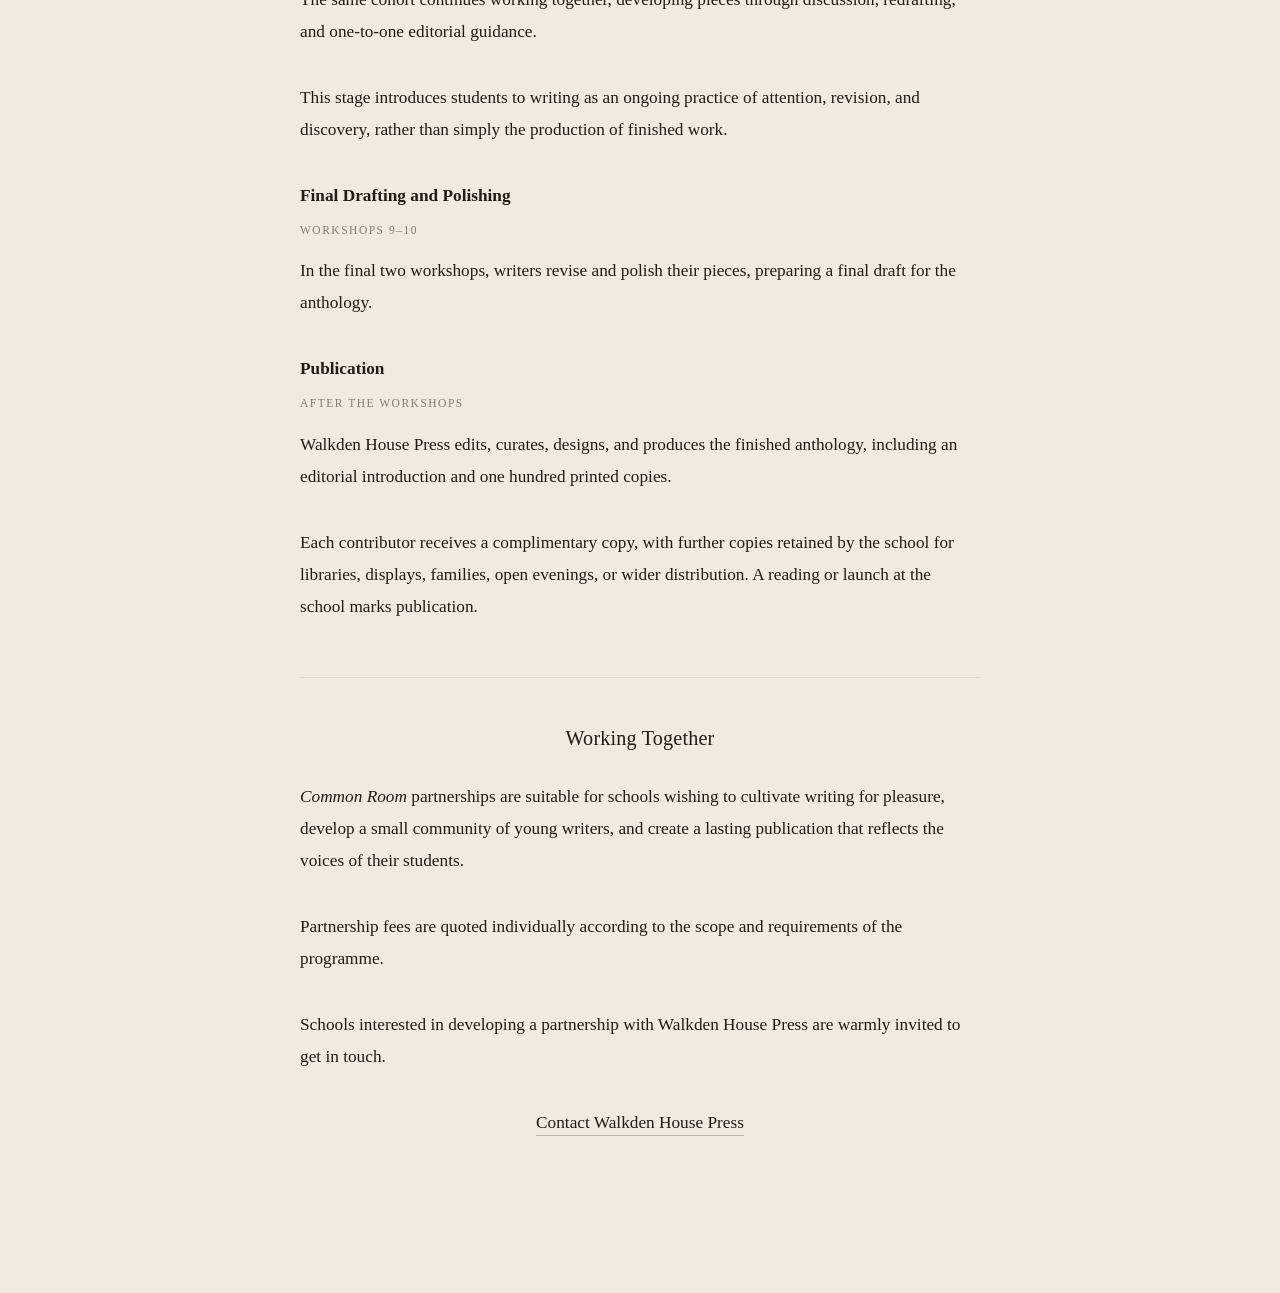
<file: school-partnerships.html>
<!DOCTYPE html>
<html lang="en">
<head>
    <meta charset="UTF-8" />
    <meta
        name="viewport"
        content="width=device-width, initial-scale=1.0"
    />

    <link
        rel="icon"
        type="image/x-icon"
        href="/images/favicon.ico"
    />

    <title>School Partnerships | Walkden House Press</title>

    <style>
        :root {
            --bg: #f2e9df;
            --text: #241a18;
            --text-soft: rgba(36, 26, 24, 0.74);
            --accent: #7a564a;
            --line: rgba(36, 26, 24, 0.055);
        }

        * {
            box-sizing: border-box;
        }

        html,
        body {
            min-height: 100%;
            margin: 0;
        }

        body {
            min-height: 100vh;

            display: flex;
            flex-direction: column;

            position: relative;
            overflow-x: hidden;

            color: var(--text);
            background: var(--bg);

            font-family:
                "Baskerville",
                "Times New Roman",
                serif;

            -webkit-font-smoothing: antialiased;
            text-rendering: optimizeLegibility;
        }

        /* Paper grain */

        body::before {
            content: "";

            position: fixed;
            inset: 0;

            pointer-events: none;
            opacity: 0.016;

            background-image:
                url("https://www.transparenttextures.com/patterns/asfalt-light.png");
        }

        /* Header */

        .header {
            display: flex;
            justify-content: space-between;
            align-items: center;

            padding: 34px 64px 26px;
            gap: 32px;

            position: relative;
            z-index: 2;
        }

        /* Brand */

        .title-wrapper {
            display: flex;
            align-items: center;

            min-width: 0;

            color: inherit;
            text-decoration: none;

            transition:
                transform 0.28s ease,
                opacity 0.28s ease;
        }

        .title-wrapper {
            min-height: 2.7rem;
        }

        .title-group {
            display: flex;
            flex-direction: column;
        }

        .title {
            color: var(--text);

            font-size: 1.5rem;
            letter-spacing: 0.15px;

            white-space: nowrap;
        }

        .subtitle {
            margin-top: 2px;

            color: var(--text-soft);
            opacity: 0.82;

            font-size: 0.66rem;
            letter-spacing: 1px;
            text-transform: uppercase;
        }

        /* Navigation */

        .nav {
            display: flex;
            align-items: center;

            margin-left: auto;
            gap: 32px;

            font-size: 1.02rem;
            letter-spacing: 0.18px;

            white-space: nowrap;
        }

        .nav a {
            position: relative;

            color: var(--text-soft);
            text-decoration: none;

            transition:
                color 0.25s ease,
                opacity 0.25s ease;
        }

        .nav a::after {
            content: "";

            position: absolute;
            left: 0;
            bottom: -4px;

            width: 100%;
            height: 1px;

            background: var(--accent);

            opacity: 0;
            transform: scaleX(0.7);

            transition:
                opacity 0.25s ease,
                transform 0.25s ease;
        }

        .nav a:hover,
        .nav a.active {
            color: var(--text);
        }

        .nav a:hover::after {
            opacity: 0.42;
            transform: scaleX(1);
        }

        .nav a.active::after {
            opacity: 0.34;
            transform: scaleX(1);
        }

        /* Divider */

        .line {
            width: calc(100% - 120px);
            height: 1px;

            margin: 0 auto;

            opacity: 0.34;

            background:
                linear-gradient(
                    to right,
                    transparent,
                    var(--line),
                    transparent
                );
        }

        /* Main */

        main {
            flex: 1;

            display: flex;
            justify-content: center;

            padding: 76px 24px 120px;

            position: relative;
            z-index: 2;
        }

        /* Content */

        .content {
            width: 100%;
            max-width: 760px;

            animation: fadeIn 1.6s ease;
        }

        .kicker {
            margin-bottom: 26px;

            color: var(--text-soft);
            opacity: 0.68;

            font-size: 0.72rem;
            letter-spacing: 2.2px;
            text-align: center;
            text-transform: uppercase;
        }

        .page-title {
            margin: 0 0 54px;

            font-size: 2.2rem;
            font-weight: normal;
            letter-spacing: 0.2px;
            text-align: center;
        }

        .body-text {
            max-width: 680px;
            margin: 0 auto;

            color: var(--text);

            font-size: 1.08rem;
            line-height: 1.85;
        }

        .body-text p {
            margin: 0 0 34px;
        }

        .body-text em {
            font-style: italic;
        }

        /* Partnership sections */

        .partnership-section {
            margin-top: 54px;
            padding-top: 42px;

            border-top: 1px solid rgba(36, 26, 24, 0.08);
        }

        .partnership-section h2 {
            margin: 0 0 24px;

            font-size: 1.26rem;
            font-weight: normal;
            letter-spacing: 0.18px;
            text-align: center;
        }

        .partnership-section h3 {
            margin: 38px 0 14px;

            color: var(--text-soft);
            opacity: 0.82;

            font-size: 1.02rem;
            font-weight: 600;
            letter-spacing: 0.8px;
            text-transform: uppercase;
        }

        .partnership-section ul {
            max-width: 560px;
            margin: 24px auto 0;
            padding: 0;

            list-style: none;
        }

        .partnership-section li {
            margin-bottom: 12px;
            color: var(--text-soft);
        }

        .partnership-section li::before {
            content: "—";

            margin-right: 10px;

            color: var(--accent);
            opacity: 0.62;
        }

        /* Details */

        .detail-grid {
            display: grid;
            grid-template-columns: repeat(3, 1fr);

            max-width: 680px;
            margin: 46px auto 0;
            gap: 1px;

            background: rgba(36, 26, 24, 0.07);
        }

        .detail-item {
            padding: 24px 18px;

            background: var(--bg);
            text-align: center;
        }

        .detail-label {
            margin-bottom: 10px;

            color: var(--text-soft);
            opacity: 0.7;

            font-size: 0.62rem;
            letter-spacing: 1.7px;
            text-transform: uppercase;
        }

        .detail-value {
            color: var(--text);

            font-size: 1.08rem;
            line-height: 1.4;
        }

        /* Programme phases */

        .phase {
            margin-top: 34px;
        }

        .phase-title {
            margin-bottom: 8px;

            color: var(--text);

            font-size: 1.08rem;
            font-weight: 600;
        }

        .phase-time {
            margin-bottom: 14px;

            color: var(--text-soft);
            opacity: 0.7;

            font-size: 0.72rem;
            letter-spacing: 1.5px;
            text-transform: uppercase;
        }

        /* Contact link */

        .contact-paragraph {
            margin-top: 34px;
            text-align: center;
        }

        .contact-link {
            position: relative;

            color: var(--text);
            text-decoration: none;
        }

        .contact-link::after {
            content: "";

            position: absolute;
            left: 0;
            bottom: -4px;

            width: 100%;
            height: 1px;

            background: var(--accent);

            opacity: 0.34;
            transform: scaleX(1);

            transition:
                opacity 0.25s ease,
                transform 0.25s ease;
        }

        .contact-link:hover::after {
            opacity: 0.52;
            transform: scaleX(1.04);
        }

        /* Fade */

        @keyframes fadeIn {
            from {
                opacity: 0;
                transform: translateY(8px);
            }

            to {
                opacity: 1;
                transform: translateY(0);
            }
        }

        /* Hamburger */

        .hamburger {
            display: none;
            flex-direction: column;
            justify-content: space-between;

            width: 22px;
            height: 15px;

            cursor: pointer;
        }

        .hamburger div {
            height: 1px;
            background-color: var(--text);
        }

        /* Mobile menu */

        .mobile-menu {
            position: fixed;
            inset: 0;
            z-index: 1000;

            display: flex;
            flex-direction: column;
            align-items: center;
            justify-content: center;

            background-color: transparent;

            visibility: hidden;
            pointer-events: none;

            transition: background-color 340ms ease, visibility 0s 340ms;
        }

        .mobile-menu.show {
            background-color: var(--bg);
            transition-delay: 0s;
            visibility: visible;
            pointer-events: auto;
        }

        .mobile-menu-header {
    display: flex;
            position: absolute;
            top: 32px;
            right: 22px;
        }

        .close-icon {
            width: 22px;
            height: 22px;

            position: relative;
            cursor: pointer;
        }

        /* Keep the icon independent of the fading menu backdrop. */
        .hamburger {
            transition: opacity 180ms ease;
        }

        body:has(.mobile-menu.show) .hamburger {
            opacity: 0;
        }

        .mobile-menu-inner {
            opacity: 0;
            transition: opacity 340ms ease;
        }

        .mobile-menu.show .mobile-menu-inner {
            opacity: 1;
        }

        .close-icon {
            opacity: 0;
            transition: opacity 180ms ease;
        }

        .mobile-menu.show .close-icon {
            opacity: 1;
        }

        .close-icon::before,
        .close-icon::after {
            content: "";
            position: absolute;
            top: 50%;
            left: 0;
            width: 100%;
            height: 1px;
            background-color: var(--text);
        }

        .close-icon::before { transform: translateY(-50%) rotate(45deg); }
        .close-icon::after { transform: translateY(-50%) rotate(-45deg); }

        @media (prefers-reduced-motion: reduce) {
            .hamburger,
            .mobile-menu,
            .mobile-menu-inner,
            .mobile-menu a,
            .close-icon {
                transition: none;
            }
        }



        .mobile-menu-inner {
            display: flex;
            flex-direction: column;
            align-items: center;
        }

        .mobile-kicker {
            margin-bottom: 42px;

            color: var(--text-soft);
            opacity: 0.68;

            font-size: 0.62rem;
            letter-spacing: 2.6px;
            text-transform: uppercase;
        }

        .mobile-menu nav {
            display: flex;
            flex-direction: column;
            align-items: center;

            gap: 30px;
        }

        .mobile-menu a {
            color: var(--text);
            text-decoration: none;

            font-size: 1.18rem;
            letter-spacing: 0.18px;

            opacity: 0;
            transform: translateY(8px);

            transition:
                opacity 0.5s ease,
                transform 0.5s ease,
                color 0.25s ease;
        }

        .mobile-menu.show a {
            opacity: 1;
            transform: translateY(0);
        }

        .mobile-menu.show a:nth-child(1) {
            transition-delay: 0.08s;
        }

        .mobile-menu.show a:nth-child(2) {
            transition-delay: 0.14s;
        }

        .mobile-menu.show a:nth-child(3) {
            transition-delay: 0.2s;
        }

        .mobile-menu.show a:nth-child(4) {
            transition-delay: 0.26s;
        }

        .mobile-menu a:hover {
            color: var(--accent);
        }

        /* Accessibility */

        a:focus-visible {
            outline: 1px solid var(--accent);
            outline-offset: 4px;
        }

        /* Compressed desktop and tablet */

        @media (max-width: 1100px) {
            .header {
                padding: 24px 36px 20px;
                gap: 20px;
            }



            .title-wrapper {
                min-height: 2.6rem;
            }

            .nav {
                gap: 22px;
                font-size: 0.96rem;
            }

            .line {
                width: calc(100% - 64px);
            }
        }

        /* Mobile */

        @media (max-width: 760px) {
            .header {
                padding: 14px 22px;
                align-items: center;
            }

            .nav {
                display: none;
            }

            .hamburger {
                display: flex;
            }

            .title {
                font-size: 1.12rem;
            }

            .subtitle {
                font-size: 0.54rem;
                letter-spacing: 0.8px;
            }

            .title-wrapper {
                min-height: 2.1rem;
            }

            .line {
                width: calc(100% - 44px);
            }

            main {
                padding: 56px 20px 90px;
            }

            .page-title {
                margin-bottom: 40px;
                font-size: 1.7rem;
            }

            .body-text {
                font-size: 1rem;
                line-height: 1.82;
            }

            .body-text p {
                margin-bottom: 28px;
            }

            .partnership-section {
                margin-top: 44px;
                padding-top: 34px;
            }

            .partnership-section h2 {
                font-size: 1.16rem;
            }

            .detail-grid {
                grid-template-columns: 1fr;
                margin-top: 36px;
            }

            .mobile-menu nav {
                gap: 26px;
            }

            .mobile-menu a {
                font-size: 1.08rem;
            }
        }

        /* The masthead remains while the content moves beneath it. */
        body:not(.menu-open) { overflow-x: clip; }
        .header {
            position: sticky;
            top: 0;
            z-index: 100;
            flex-shrink: 0;
            background: var(--bg);
            border-bottom: 1px solid rgba(76, 48, 35, 0.05);
        }
        @media (min-width: 761px) {
            .header {
                min-height: 80px;
                padding-top: 16px;
                padding-bottom: 16px;
                animation: none;
            }
        }

@media (min-width: 761px) and (max-width: 1100px) {
    .title { font-size: 1.25rem; }
}
@media (min-width: 761px) {
    .subtitle {
        margin-top: 1px;
        font-size: 0.63rem;
        letter-spacing: 0.9px;
    }
}

/* Masthead colophon */
.title-wrapper > .masthead-colophon {
    display: block;
    opacity: 0.83;
    flex: none;
    width: auto;
    height: 2.375rem;
    max-width: 2.375rem;
    margin-inline-end: 10px;
    object-fit: contain;
}

@media (max-width: 1100px) {
    .title-wrapper > .masthead-colophon {
        height: 2.25rem;
        margin-inline-end: 9px;
    }
}

@media (max-width: 760px) {
    .title-wrapper > .masthead-colophon {
        height: 1.875rem;
        max-width: 1.875rem;
        margin-inline-end: 7px;
    }
}
</style>
</head>

<body>

    <header class="header">

        <a
            href="index.html"
            class="title-wrapper"
            aria-label="Walkden House Press Home"
        >

            <img class="masthead-colophon" src="images/colophon.svg" alt="">
            <div class="title-group">

                <div class="title">Walkden House Press</div>
                <div class="subtitle">Independent Publisher</div>


            </div>

        </a>

        <nav class="nav">

            <a href="about.html">
                About
            </a>

            <a href="the-parlour.html">
                The Parlour
            </a>

            <a
                href="common-room.html"
                class="active"
            >
                Common Room
            </a>

            <a href="contact.html">
                Contact
            </a>

        </nav>

        <div
            class="hamburger"
            onclick="toggleMenu()"
            aria-label="Open menu"
        >
            <div></div>
            <div></div>
            <div></div>
        </div>

    </header>

    <div class="line"></div>

    <main>

        <section class="content">

            <div class="kicker">
                Common Room
            </div>

            <h1 class="page-title">
                School Partnerships
            </h1>

            <div class="body-text">

                <p>
                    Working with a dedicated cohort of approximately
                    twenty young writers, each partnership follows
                    students as they develop original writing towards
                    a finished anthology representing their school
                    community.
                </p>

                <p>
                    The programme is designed not as a series of isolated
                    workshops, but as a sustained literary process:
                    students begin with exploratory writing, move through
                    editorial conversations and redrafting, and conclude
                    by seeing their work gathered into a professionally
                    produced publication.
                </p>

                <div class="detail-grid">

                    <div class="detail-item">

                        <div class="detail-label">
                            Duration
                        </div>

                        <div class="detail-value">
                            Ten workshops over one school term
                        </div>

                    </div>

                    <div class="detail-item">

                        <div class="detail-label">
                            Cohort
                        </div>

                        <div class="detail-value">
                            Around 20 writers
                        </div>

                    </div>

                    <div class="detail-item">

                        <div class="detail-label">
                            Partnership
                        </div>

                        <div class="detail-value">
                            Developed with each school
                        </div>

                    </div>

                </div>

                <div class="partnership-section">

                    <h2>
                        The Partnership
                    </h2>

                    <p>
                        Each <em>Common Room</em> partnership is
                        developed collaboratively with the school.
                        The exact shape of the programme may vary
                        according to year group, timetable, and literary
                        focus, but the central aim remains the same:
                        to give young writers the experience of being
                        taken seriously as authors.
                    </p>

                    <p>
                        Over the course of the term, students work
                        towards a piece for publication in
                        <em>Common Room: [School Name]</em>, published
                        by Walkden House Press. Each contribution is
                        also automatically considered for publication
                        in <em>The Parlour</em>, our local literary
                        magazine for writers of all ages.
                    </p>

                </div>

                <div class="partnership-section">

                    <h2>
                        Structure
                    </h2>

                    <div class="phase">

                        <div class="phase-title">
                            Opening Sessions
                        </div>

                        <div class="phase-time">
                            Workshops 1–3
                        </div>

                        <p>
                            The first stage is exploratory. Through
                            shared reading, discussion, and writing
                            exercises, students begin to discover the
                            subjects, memories, and questions they
                            might wish to pursue.
                        </p>

                        <p>
                            Sessions may draw upon lived experience,
                            place, family, myth, observation,
                            conversation, and the textures of everyday
                            life.
                        </p>

                    </div>

                    <div class="phase">

                        <div class="phase-title">
                            Editorial Development
                        </div>

                        <div class="phase-time">
                            Workshops 4–8
                        </div>

                        <p>
                            The same cohort continues working together,
                            developing pieces through discussion,
                            redrafting, and one-to-one editorial
                            guidance.
                        </p>

                        <p>
                            This stage introduces students to writing
                            as an ongoing practice of attention,
                            revision, and discovery, rather than simply
                            the production of finished work.
                        </p>

                    </div>

                    <div class="phase">

                        <div class="phase-title">
                            Final Drafting and Polishing
                        </div>

                        <div class="phase-time">
                            Workshops 9–10
                        </div>

                        <p>
                            In the final two workshops, writers revise and
                            polish their pieces, preparing a final draft for
                            the anthology.
                        </p>

                    </div>

                    <div class="phase">

                        <div class="phase-title">
                            Publication
                        </div>

                        <div class="phase-time">
                            After the workshops
                        </div>

                        <p>
                            Walkden House Press edits, curates, designs,
                            and produces the finished anthology,
                            including an editorial introduction and
                            one hundred printed copies.
                        </p>

                        <p>
                            Each contributor receives a complimentary
                            copy, with further copies retained by the
                            school for libraries, displays, families,
                            open evenings, or wider distribution. A reading or launch at the school marks publication.
                        </p>

                    </div>

                </div>

                <div class="partnership-section">

                    <h2>
                        Working Together
                    </h2>

                    <p>
                        <em>Common Room</em> partnerships are suitable
                        for schools wishing to cultivate writing for
                        pleasure, develop a small community of young
                        writers, and create a lasting publication that
                        reflects the voices of their students.
                    </p>

                    <p>
                        Partnership fees are quoted individually according
                        to the scope and requirements of the programme.
                    </p>

                    <p>
                        Schools interested in developing a partnership
                        with Walkden House Press are warmly invited to
                        get in touch.
                    </p>

                    <p class="contact-paragraph">

                        <a
                            href="contact.html"
                            class="contact-link"
                        >
                            Contact Walkden House Press
                        </a>

                    </p>

                </div>

            </div>

        </section>

    </main>

    <!-- Mobile menu -->

    <div
        class="mobile-menu"
        id="mobileMenu"
    >

        <div class="mobile-menu-header">

            <div
                class="close-icon"
                onclick="toggleMenu()"
                aria-label="Close menu"
            ></div>

        </div>

        <div class="mobile-menu-inner">

            <div class="mobile-kicker">
                Walkden House Press
            </div>

            <nav>

                <a href="about.html">
                    About
                </a>

                <a href="the-parlour.html">
                    The Parlour
                </a>

                <a
                    href="common-room.html"
                    class="active"
                >
                    Common Room
                </a>

                <a href="contact.html">
                    Contact
                </a>

            </nav>

        </div>

    </div>

    <script>

        function toggleMenu() {

            document
                .getElementById("mobileMenu")
                .classList
                .toggle("show");
        }

    </script>



<script>
// Centre the close control on the menu trigger before the overlay appears.
document.querySelector(".hamburger").addEventListener("click", function () {
    const trigger = this.getBoundingClientRect();
    const menuHeader = document.querySelector(".mobile-menu-header");
    menuHeader.style.left = (trigger.left + trigger.width / 2) + "px";
    menuHeader.style.top = (trigger.top + trigger.height / 2) + "px";
    menuHeader.style.right = "auto";
    menuHeader.style.transform = "translate(-50%, -50%)";
}, true);
</script>

</body>
</html>
</file>
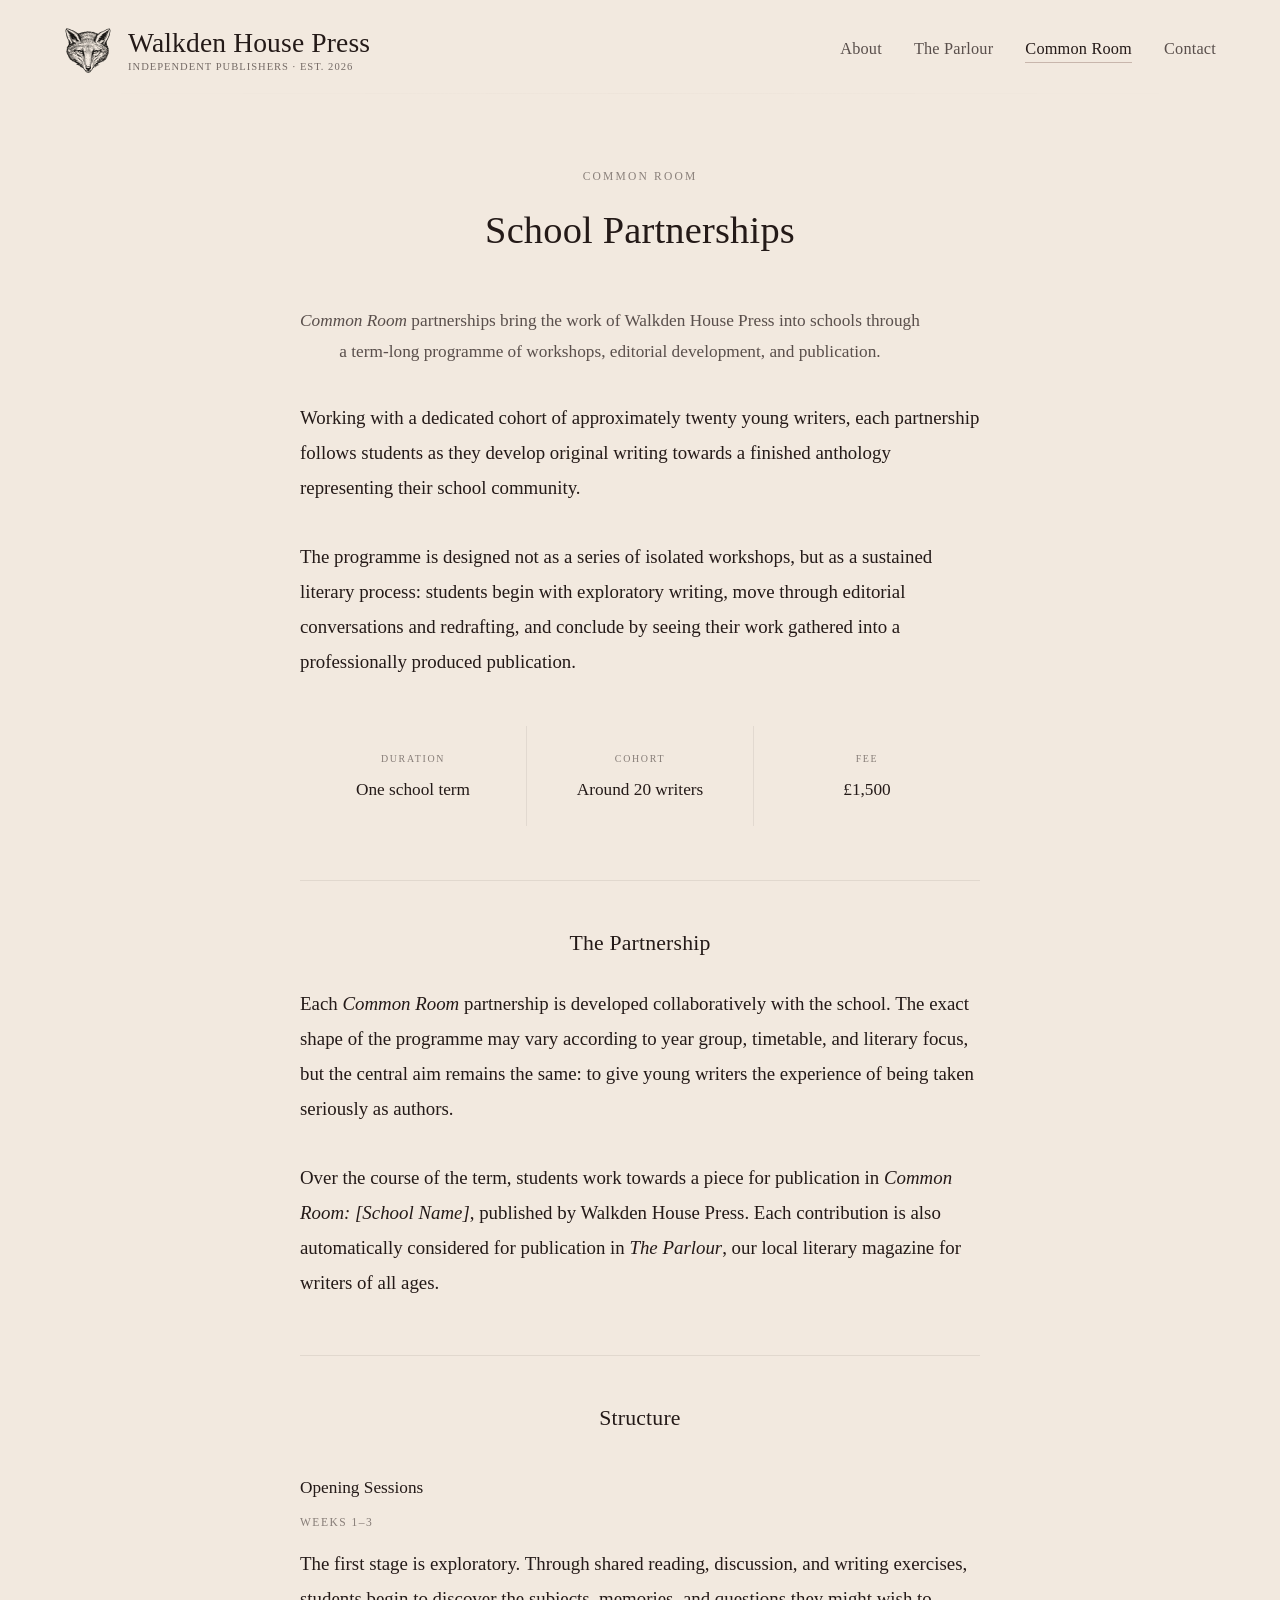
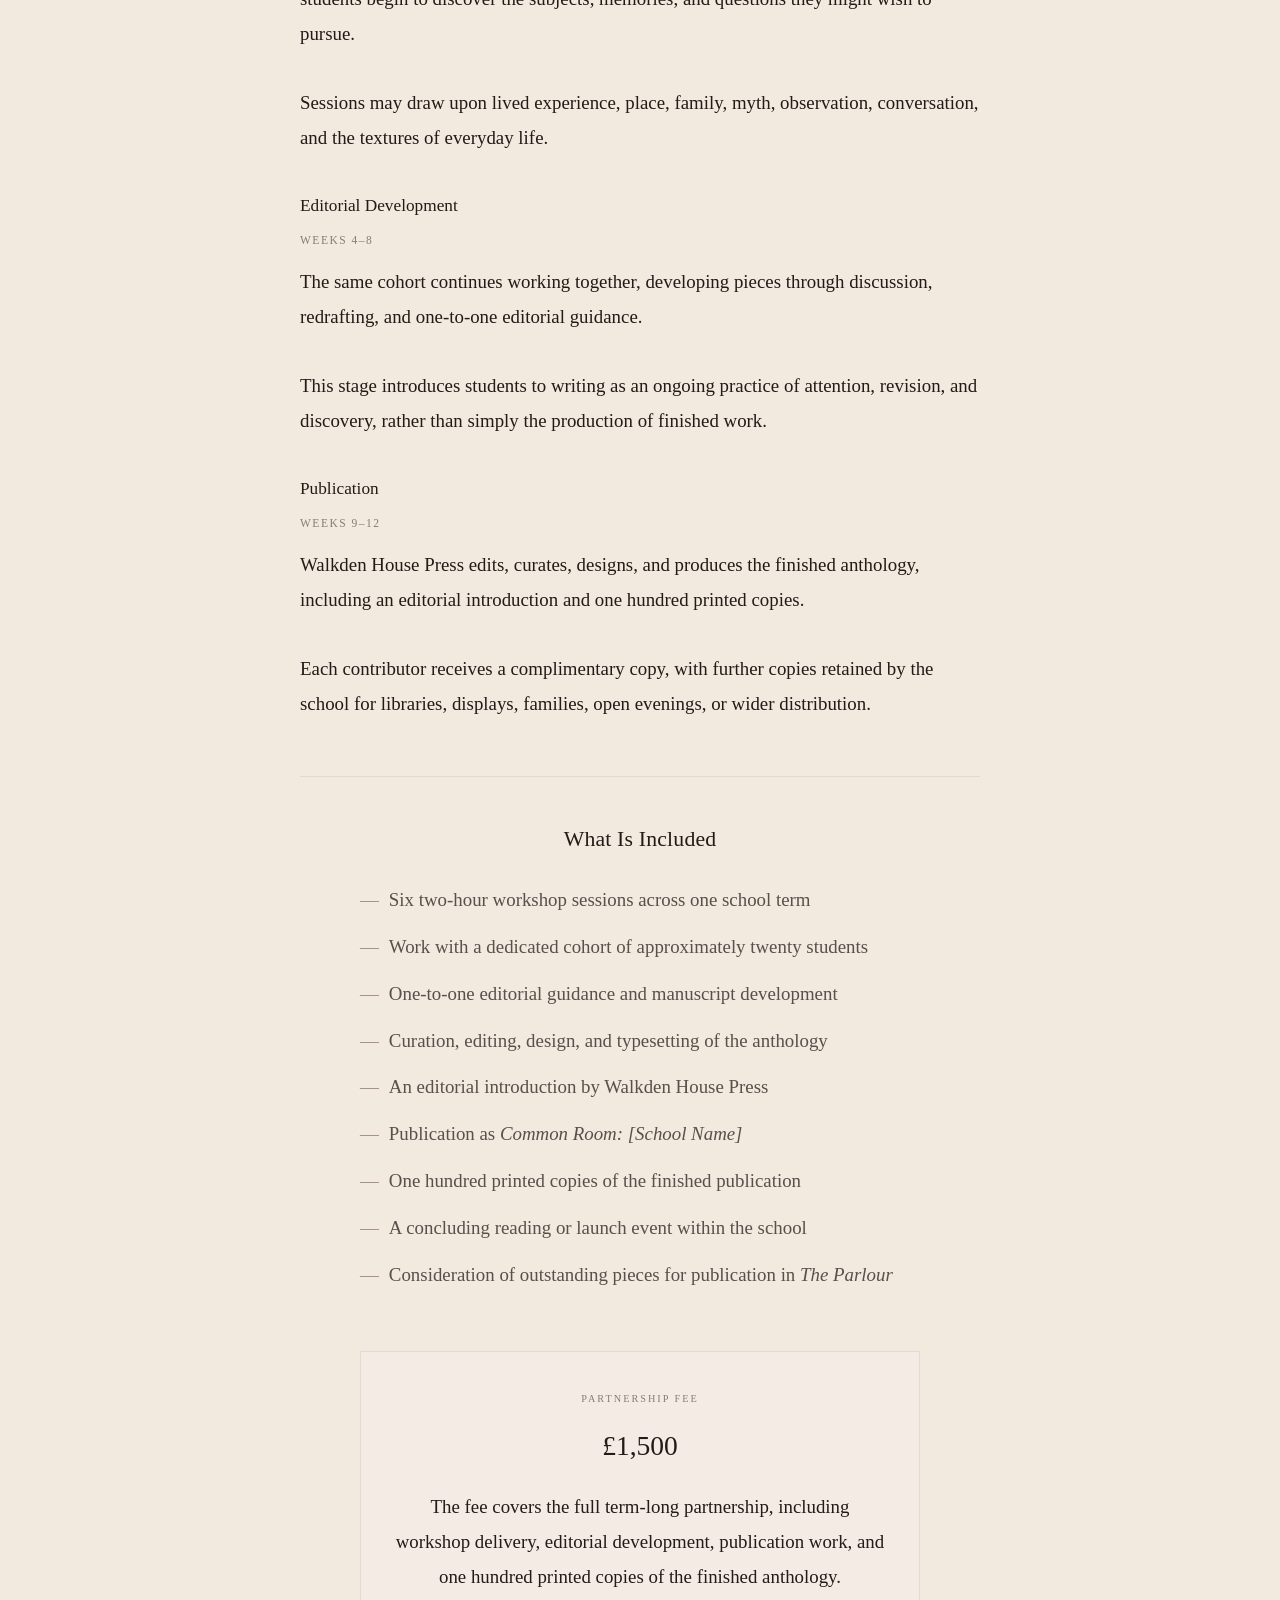
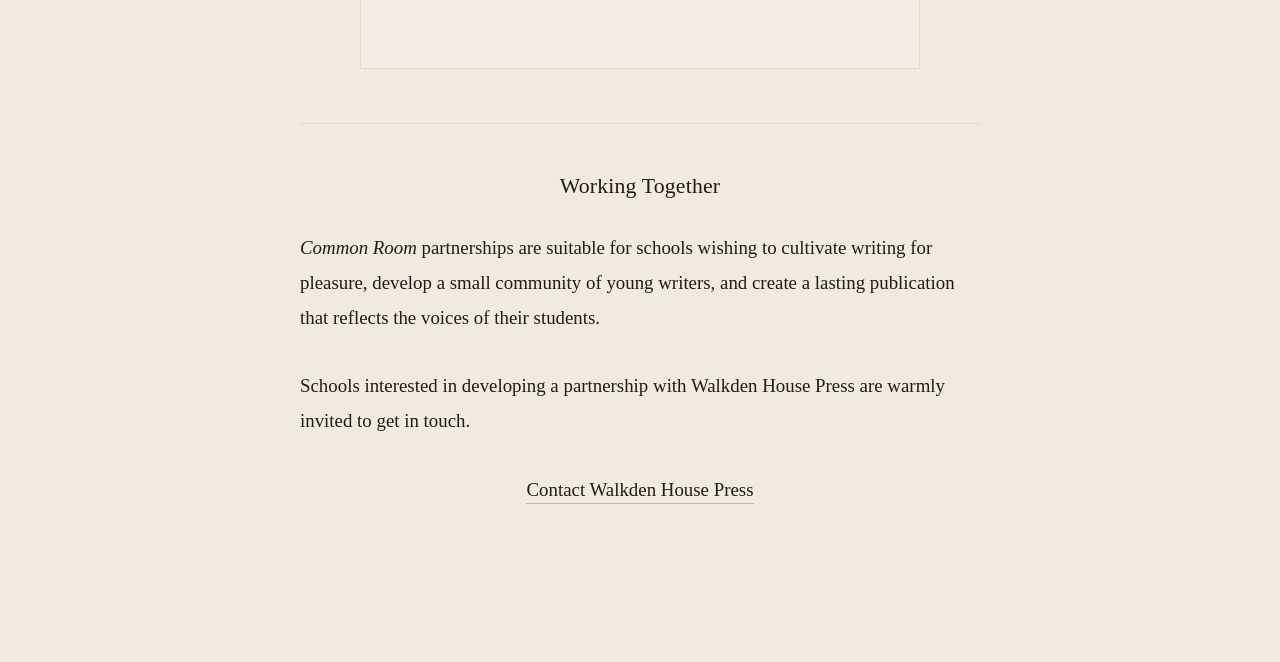
<file: schoolpartnerships.html>
<!DOCTYPE html>
<html lang="en">
<head>
<meta charset="UTF-8" />
<meta name="viewport" content="width=device-width, initial-scale=1.0" />

<link rel="icon" type="image/svg" href="images/favicon.svg" />

<title>School Partnerships — Walkden House Press</title>

<style>

:root {

    --bg: #F2E9DF;

    --text: #241A18;

    --text-soft: rgba(36, 26, 24, 0.74);

    --accent: #7A564A;

    --line: rgba(36, 26, 24, 0.055);
}

* {
    box-sizing: border-box;
}

html,
body {
    margin: 0;
    min-height: 100%;
}

body {

    font-family:
        "Baskerville",
        "Times New Roman",
        serif;

    color: var(--text);

    min-height: 100vh;

    display: flex;
    flex-direction: column;

    background: var(--bg);

    overflow-x: hidden;

    position: relative;

    -webkit-font-smoothing: antialiased;
    text-rendering: optimizeLegibility;
}

/* SUBTLE PAPER GRAIN */

body::before {

    content: "";

    position: fixed;
    inset: 0;

    pointer-events: none;

    opacity: 0.016;

    background-image:
        url("https://www.transparenttextures.com/patterns/asfalt-light.png");
}

/* HEADER */

.header {

    display: flex;
    justify-content: space-between;
    align-items: center;

    padding: 26px 64px 20px;

    gap: 32px;

    position: relative;
    z-index: 2;
}

/* BRAND */

.title-wrapper {

    display: flex;
    align-items: center;

    gap: 16px;

    min-width: 0;

    text-decoration: none;
    color: inherit;

    transition:
        transform 0.28s ease,
        opacity 0.28s ease;
}

.title-wrapper:hover {

    transform: translateY(-1px);

    opacity: 0.96;
}

.title-wrapper img {

    width: 48px;
    height: auto;

    display: block;

    flex-shrink: 0;

    transform: translateY(1px);
}

.title-group {
    display: flex;
    flex-direction: column;
}

.title {

    font-size: 1.72rem;

    letter-spacing: 0.15px;

    color: var(--text);

    white-space: nowrap;
}

.subtitle {

    margin-top: 2px;

    font-size: 0.66rem;

    letter-spacing: 1px;
    text-transform: uppercase;

    color: var(--text-soft);

    opacity: 0.82;
}

/* NAVIGATION */

.nav {

    display: flex;
    align-items: center;

    margin-left: auto;

    gap: 32px;

    font-size: 1.02rem;

    letter-spacing: 0.18px;

    white-space: nowrap;
}

.nav a {

    text-decoration: none;

    color: var(--text-soft);

    position: relative;

    transition:
        color 0.25s ease,
        opacity 0.25s ease;
}

.nav a::after {

    content: "";

    position: absolute;

    left: 0;
    bottom: -4px;

    width: 100%;
    height: 1px;

    background: var(--accent);

    opacity: 0;
    transform: scaleX(0.7);

    transition:
        opacity 0.25s ease,
        transform 0.25s ease;
}

.nav a:hover {

    color: var(--text);
}

.nav a:hover::after {

    opacity: 0.42;
    transform: scaleX(1);
}

.nav a.active {

    color: var(--text);
}

.nav a.active::after {

    opacity: 0.34;
    transform: scaleX(1);
}

.nav a.italic {
    font-style: italic;
}

/* DIVIDER */

.line {

    height: 1px;

    width: calc(100% - 120px);

    margin: 0 auto;

    opacity: 0.34;

    background:
        linear-gradient(
            to right,
            transparent,
            var(--line),
            transparent
        );
}

/* MAIN */

main {

    flex: 1;

    display: flex;
    justify-content: center;

    padding:
        76px
        24px
        120px;

    position: relative;
    z-index: 2;
}

/* CONTENT */

.content {

    width: 100%;
    max-width: 760px;

    animation: fadeIn 1.6s ease;
}

.kicker {

    margin-bottom: 26px;

    text-align: center;

    font-size: 0.72rem;

    letter-spacing: 2.2px;
    text-transform: uppercase;

    color: var(--text-soft);

    opacity: 0.68;
}

.page-title {

    margin: 0 0 54px;

    text-align: center;

    font-size: 2.4rem;

    font-weight: normal;

    letter-spacing: 0.2px;
}

.body-text {

    font-size: 1.18rem;

    line-height: 1.85;

    color: var(--text);

    max-width: 680px;

    margin: 0 auto;
}

.body-text p {

    margin: 0 0 34px;
}

.body-text em {

    font-style: italic;
}

.partnership-note {

    margin: 58px auto 0;

    padding: 34px 0 4px;

    max-width: 560px;

    text-align: center;

    border-top: 1px solid rgba(36, 26, 24, 0.08);
}

.partnership-label {

    margin-bottom: 18px;

    font-size: 0.64rem;

    letter-spacing: 2px;
    text-transform: uppercase;

    color: var(--text-soft);

    opacity: 0.72;
}

.partnership-note p {

    margin-bottom: 22px;

    font-size: 1.02rem;

    line-height: 1.75;

    color: var(--text-soft);
}

.partnership-note a {

    color: var(--text);

    text-decoration: none;

    font-size: 0.98rem;

    position: relative;

    transition:
        color 0.25s ease,
        opacity 0.25s ease;
}

.partnership-note a::after {

    content: "";

    position: absolute;

    left: 0;
    bottom: -4px;

    width: 100%;
    height: 1px;

    background: var(--accent);

    opacity: 0;

    transform: scaleX(0.7);

    transition:
        opacity 0.25s ease,
        transform 0.25s ease;
}

.partnership-note a:hover {

    color: var(--text);
}

.partnership-note a:hover::after {

    opacity: 0.42;

    transform: scaleX(1);
}

.programme-summary {

    margin: 10px auto 54px;

    max-width: 620px;

    text-align: center;

    font-size: 1.08rem;

    line-height: 1.78;

    color: var(--text-soft);
}

.partnership-section {

    margin-top: 54px;

    padding-top: 42px;

    border-top: 1px solid rgba(36, 26, 24, 0.08);
}

.partnership-section h2 {

    margin: 0 0 24px;

    text-align: center;

    font-size: 1.36rem;

    font-weight: normal;

    letter-spacing: 0.18px;
}

.partnership-section h3 {

    margin: 38px 0 14px;

    font-size: 1.02rem;

    font-weight: normal;

    letter-spacing: 0.8px;
    text-transform: uppercase;

    color: var(--text-soft);

    opacity: 0.82;
}

.partnership-section ul {

    list-style: none;

    padding: 0;
    margin: 24px auto 0;

    max-width: 560px;
}

.partnership-section li {

    margin-bottom: 12px;

    color: var(--text-soft);
}

.partnership-section li::before {

    content: "—";

    margin-right: 10px;

    color: var(--accent);

    opacity: 0.62;
}

.detail-grid {

    display: grid;

    grid-template-columns: repeat(3, 1fr);

    gap: 1px;

    margin: 46px auto 0;

    max-width: 680px;

    background: rgba(36, 26, 24, 0.07);
}

.detail-item {

    background: var(--bg);

    padding: 24px 18px;

    text-align: center;
}

.detail-label {

    margin-bottom: 10px;

    font-size: 0.62rem;

    letter-spacing: 1.7px;
    text-transform: uppercase;

    color: var(--text-soft);

    opacity: 0.7;
}

.detail-value {

    font-size: 1.08rem;

    line-height: 1.4;

    color: var(--text);
}

.phase {

    margin-top: 34px;
}

.phase-title {

    margin-bottom: 8px;

    font-size: 1.08rem;

    color: var(--text);
}

.phase-time {

    margin-bottom: 14px;

    font-size: 0.72rem;

    letter-spacing: 1.5px;
    text-transform: uppercase;

    color: var(--text-soft);

    opacity: 0.7;
}

.fee-panel {

    margin: 58px auto 0;

    padding: 38px 34px 40px;

    max-width: 560px;

    text-align: center;

    border: 1px solid rgba(36, 26, 24, 0.08);

    background: rgba(255,255,255,0.16);
}

.fee-label {

    margin-bottom: 12px;

    font-size: 0.64rem;

    letter-spacing: 2px;
    text-transform: uppercase;

    color: var(--text-soft);

    opacity: 0.72;
}

.fee-amount {

    margin-bottom: 18px;

    font-size: 1.72rem;

    color: var(--text);
}

.contact-link {

    color: var(--text);

    text-decoration: none;

    position: relative;
}

.contact-link::after {

    content: "";

    position: absolute;

    left: 0;
    bottom: -4px;

    width: 100%;
    height: 1px;

    background: var(--accent);

    opacity: 0.34;

    transform: scaleX(1);

    transition:
        opacity 0.25s ease,
        transform 0.25s ease;
}

.contact-link:hover::after {

    opacity: 0.52;

    transform: scaleX(1.04);
}

@media (max-width: 760px) {

    .programme-summary {

        font-size: 1.01rem;

        margin-bottom: 44px;
    }

    .partnership-section {

        margin-top: 44px;

        padding-top: 34px;
    }

    .partnership-section h2 {

        font-size: 1.22rem;
    }

    .detail-grid {

        grid-template-columns: 1fr;

        margin-top: 36px;
    }

    .fee-panel {

        padding: 32px 24px 34px;
    }
}

/* SUBTLE FADE */

@keyframes fadeIn {

    from {
        opacity: 0;
        transform: translateY(8px);
    }

    to {
        opacity: 1;
        transform: translateY(0);
    }
}

/* HAMBURGER */

.hamburger {

    display: none;

    flex-direction: column;
    justify-content: space-between;

    width: 22px;
    height: 15px;

    cursor: pointer;
}

.hamburger div {

    height: 1px;

    background-color: var(--text);
}

/* MOBILE MENU */

.mobile-menu {

    position: fixed;
    inset: 0;

    background-color: var(--bg);

    z-index: 1000;

    display: flex;
    flex-direction: column;

    align-items: center;
    justify-content: center;

    opacity: 0;
    visibility: hidden;
    pointer-events: none;

    transition:
        opacity 0.4s ease,
        visibility 0.4s ease;
}

.mobile-menu.show {

    opacity: 1;
    visibility: visible;
    pointer-events: auto;
}

.mobile-menu-header {

    position: absolute;

    top: 32px;
    right: 22px;
}

.close-icon {

    width: 22px;
    height: 22px;

    cursor: pointer;

    position: relative;
}

.close-icon::before,
.close-icon::after {

    content: "";

    position: absolute;

    top: 50%;
    left: 0;

    width: 100%;
    height: 1px;

    background-color: var(--text);
}

.close-icon::before {
    transform: rotate(45deg);
}

.close-icon::after {
    transform: rotate(-45deg);
}

.mobile-menu-inner {

    display: flex;
    flex-direction: column;
    align-items: center;
}

.mobile-kicker {

    margin-bottom: 42px;

    font-size: 0.62rem;

    letter-spacing: 2.6px;
    text-transform: uppercase;

    color: var(--text-soft);

    opacity: 0.68;
}

.mobile-menu nav {

    display: flex;
    flex-direction: column;

    align-items: center;

    gap: 30px;
}

.mobile-menu a {

    color: var(--text);

    text-decoration: none;

    font-size: 1.18rem;

    letter-spacing: 0.18px;

    opacity: 0;

    transform: translateY(8px);

    transition:
        opacity 0.5s ease,
        transform 0.5s ease,
        color 0.25s ease;
}

.mobile-menu.show a {

    opacity: 1;
    transform: translateY(0);
}

.mobile-menu.show a:nth-child(1) {
    transition-delay: 0.08s;
}

.mobile-menu.show a:nth-child(2) {
    transition-delay: 0.14s;
}

.mobile-menu.show a:nth-child(3) {
    transition-delay: 0.2s;
}

.mobile-menu.show a:nth-child(4) {
    transition-delay: 0.26s;
}

.mobile-menu a:hover {

    color: var(--accent);
}

/* ACCESSIBILITY */

a:focus-visible {

    outline: 1px solid var(--accent);
    outline-offset: 4px;
}

/* COMPRESSED DESKTOP / TABLET */

@media (max-width: 1100px) {

    .header {
        padding: 24px 36px 20px;
        gap: 20px;
    }

    .title-wrapper {
        gap: 14px;
    }

    .title-wrapper img {
        width: 44px;
    }

    .title {
        font-size: 1.42rem;
    }

    .nav {
        gap: 22px;
        font-size: 0.96rem;
    }

    .line {
        width: calc(100% - 64px);
    }
}

/* MOBILE */

@media (max-width: 760px) {

    .header {

        padding: 18px 22px 18px;

        align-items: center;
    }

    .nav {
        display: none;
    }

    .hamburger {
        display: flex;
    }

    .title-wrapper {
        gap: 10px;
    }

    .title {

        font-size: 1.12rem;
    }

    .subtitle {

        font-size: 0.54rem;

        letter-spacing: 0.8px;
    }

    .title-wrapper img {

        width: 40px;
    }

    .line {
        width: calc(100% - 44px);
    }

    main {

        padding:
            56px
            20px
            90px;
    }

    .page-title {

        font-size: 1.84rem;

        margin-bottom: 40px;
    }

    .body-text {

        font-size: 1.02rem;

        line-height: 1.82;
    }

    .body-text p {

        margin-bottom: 28px;
    }

    .mobile-menu nav {
        gap: 26px;
    }

    .mobile-menu a {
        font-size: 1.08rem;
    }
}

</style>
</head>

<body>

<header class="header">

    <a
        href="index.html"
        class="title-wrapper"
        aria-label="Walkden House Press Home"
    >

        <img
            src="images/colophon.svg"
            alt="Walkden House Press logo"
        >

        <div class="title-group">

            <div class="title">
                Walkden House Press
            </div>

            <div class="subtitle">
                Independent Publishers · Est. 2026
            </div>

        </div>

    </a>

    <nav class="nav">

        <a href="about.html">
            About
        </a>

        <a href="the-parlour.html">
            The Parlour
        </a>

        <a
            href="common-room.html"
            class="active"
        >
            Common Room
        </a>

        <a href="contact.html">
            Contact
        </a>

    </nav>

    <div
        class="hamburger"
        onclick="toggleMenu()"
        aria-label="Open menu"
    >
        <div></div>
        <div></div>
        <div></div>
    </div>

</header>

<div class="line"></div>

<main>

    <section class="content">

        <div class="kicker">
            Common Room
        </div>

        <h1 class="page-title">
            School Partnerships
        </h1>

        <div class="body-text">

            <p class="programme-summary">
                <em>Common Room</em> partnerships bring the work of
                Walkden House Press into schools through a term-long
                programme of workshops, editorial development, and
                publication.
            </p>

            <p>
                Working with a dedicated cohort of approximately twenty
                young writers, each partnership follows students as they
                develop original writing towards a finished anthology
                representing their school community.
            </p>

            <p>
                The programme is designed not as a series of isolated
                workshops, but as a sustained literary process: students
                begin with exploratory writing, move through editorial
                conversations and redrafting, and conclude by seeing
                their work gathered into a professionally produced
                publication.
            </p>

            <div class="detail-grid">

                <div class="detail-item">

                    <div class="detail-label">
                        Duration
                    </div>

                    <div class="detail-value">
                        One school term
                    </div>

                </div>

                <div class="detail-item">

                    <div class="detail-label">
                        Cohort
                    </div>

                    <div class="detail-value">
                        Around 20 writers
                    </div>

                </div>

                <div class="detail-item">

                    <div class="detail-label">
                        Fee
                    </div>

                    <div class="detail-value">
                        £1,500
                    </div>

                </div>

            </div>

            <div class="partnership-section">

                <h2>
                    The Partnership
                </h2>

                <p>
                    Each <em>Common Room</em> partnership is developed
                    collaboratively with the school. The exact shape of
                    the programme may vary according to year group,
                    timetable, and literary focus, but the central aim
                    remains the same: to give young writers the experience
                    of being taken seriously as authors.
                </p>

                <p>
                    Over the course of the term, students work towards a
                    piece for publication in
                    <em>Common Room: [School Name]</em>, published by
                    Walkden House Press. Each contribution is also
                    automatically considered for publication in
                    <em>The Parlour</em>, our local literary magazine
                    for writers of all ages.
                </p>

            </div>

            <div class="partnership-section">

                <h2>
                    Structure
                </h2>

                <div class="phase">

                    <div class="phase-title">
                        Opening Sessions
                    </div>

                    <div class="phase-time">
                        Weeks 1–3
                    </div>

                    <p>
                        The first stage is exploratory. Through shared
                        reading, discussion, and writing exercises,
                        students begin to discover the subjects, memories,
                        and questions they might wish to pursue.
                    </p>

                    <p>
                        Sessions may draw upon lived experience, place,
                        family, myth, observation, conversation, and the
                        textures of everyday life.
                    </p>

                </div>

                <div class="phase">

                    <div class="phase-title">
                        Editorial Development
                    </div>

                    <div class="phase-time">
                        Weeks 4–8
                    </div>

                    <p>
                        The same cohort continues working together,
                        developing pieces through discussion, redrafting,
                        and one-to-one editorial guidance.
                    </p>

                    <p>
                        This stage introduces students to writing as an
                        ongoing practice of attention, revision, and
                        discovery, rather than simply the production of
                        finished work.
                    </p>

                </div>

                <div class="phase">

                    <div class="phase-title">
                        Publication
                    </div>

                    <div class="phase-time">
                        Weeks 9–12
                    </div>

                    <p>
                        Walkden House Press edits, curates, designs, and
                        produces the finished anthology, including an
                        editorial introduction and one hundred printed
                        copies.
                    </p>

                    <p>
                        Each contributor receives a complimentary copy,
                        with further copies retained by the school for
                        libraries, displays, families, open evenings, or
                        wider distribution.
                    </p>

                </div>

            </div>

            <div class="partnership-section">

                <h2>
                    What Is Included
                </h2>

                <ul>
                    <li>Six two-hour workshop sessions across one school term</li>
                    <li>Work with a dedicated cohort of approximately twenty students</li>
                    <li>One-to-one editorial guidance and manuscript development</li>
                    <li>Curation, editing, design, and typesetting of the anthology</li>
                    <li>An editorial introduction by Walkden House Press</li>
                    <li>Publication as <em>Common Room: [School Name]</em></li>
                    <li>One hundred printed copies of the finished publication</li>
                    <li>A concluding reading or launch event within the school</li>
                    <li>Consideration of outstanding pieces for publication in <em>The Parlour</em></li>
                </ul>

            </div>

            <div class="fee-panel">

                <div class="fee-label">
                    Partnership Fee
                </div>

                <div class="fee-amount">
                    £1,500
                </div>

                <p>
                    The fee covers the full term-long partnership,
                    including workshop delivery, editorial development,
                    publication work, and one hundred printed copies of
                    the finished anthology.
                </p>

            </div>

            <div class="partnership-section">

                <h2>
                    Working Together
                </h2>

                <p>
                    <em>Common Room</em> partnerships are suitable for
                    schools wishing to cultivate writing for pleasure,
                    develop a small community of young writers, and create
                    a lasting publication that reflects the voices of
                    their students.
                </p>

                <p>
                    Schools interested in developing a partnership with
                    Walkden House Press are warmly invited to get in touch.
                </p>

                <p style="text-align: center; margin-top: 34px;">
                    <a
                        href="contact.html"
                        class="contact-link"
                    >
                        Contact Walkden House Press
                    </a>
                </p>

            </div>

        </div>

    </section>

</main>

<!-- MOBILE MENU -->

<div
    class="mobile-menu"
    id="mobileMenu"
>

    <div class="mobile-menu-header">

        <div
            class="close-icon"
            onclick="toggleMenu()"
            aria-label="Close menu"
        ></div>

    </div>

    <div class="mobile-menu-inner">

        <div class="mobile-kicker">
            Walkden House Press
        </div>

        <nav>

            <a href="about.html">
                About
            </a>

            <a href="the-parlour.html">
                The Parlour
            </a>

            <a
                href="common-room.html"
                class="active"
            >
                Common Room
            </a>

            <a href="contact.html">
                Contact
            </a>

        </nav>

    </div>

</div>

<script>

function toggleMenu() {

    document
        .getElementById('mobileMenu')
        .classList
        .toggle('show');
}

</script>

</body>
</html>
</file>
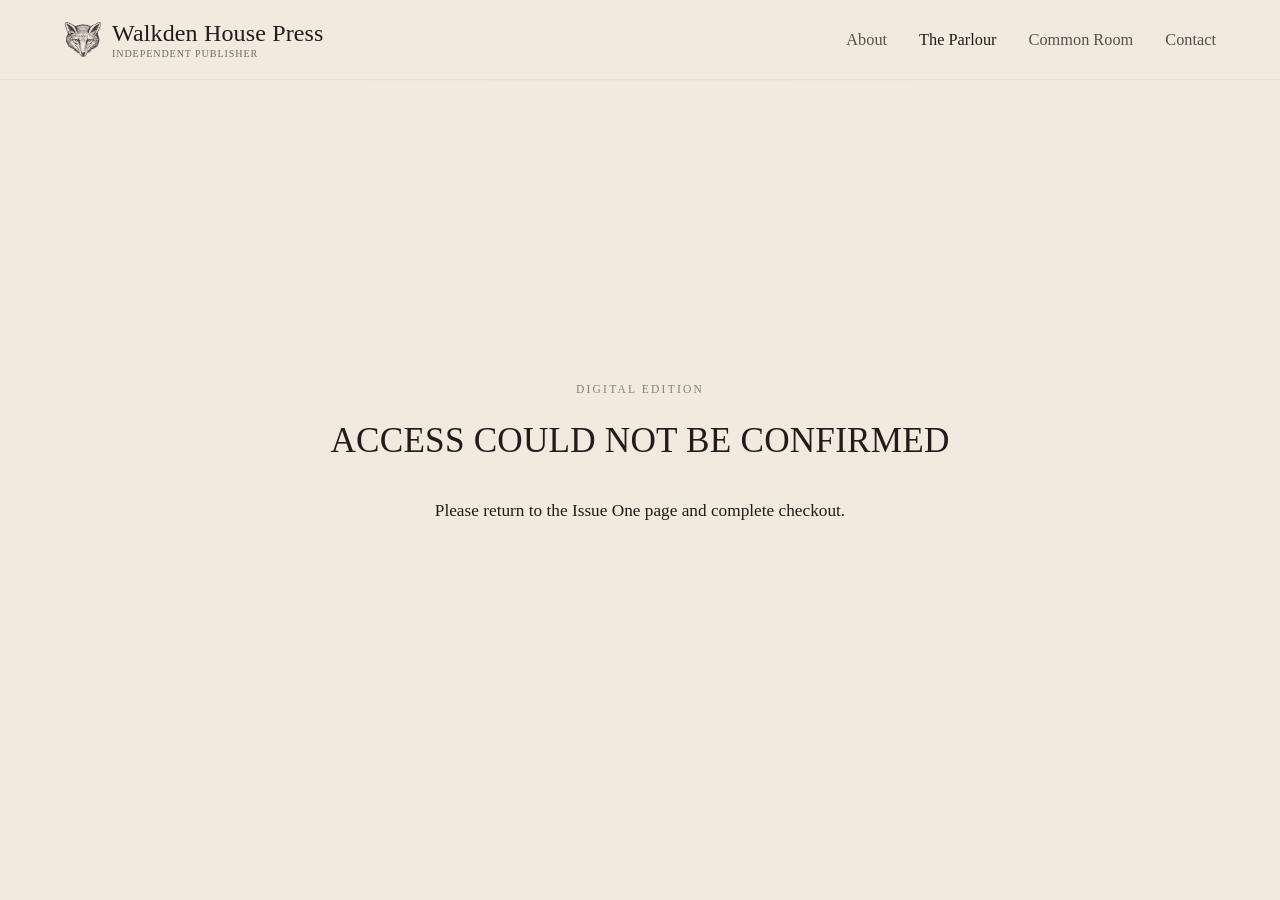
<file: the-parlour-access.html>
<!DOCTYPE html>
<html lang="en">
<head>
    <meta charset="UTF-8" />
    <meta name="viewport" content="width=device-width, initial-scale=1.0" />

    <link rel="icon" type="image/x-icon" href="/images/favicon.ico" />

    <title>Your Digital Edition | Walkden House Press</title>

    <meta
        name="description"
        content="Access The Parlour — Issue One from Walkden House Press."
    />

    <style>
        :root {
            --bg: #f2e9df;
            --text: #241a18;
            --text-soft: rgba(36, 26, 24, 0.74);
            --accent: #7a564a;
            --line: rgba(36, 26, 24, 0.055);
        }

        * {
            box-sizing: border-box;
        }

        html,
        body {
            min-height: 100%;
            margin: 0;
        }

        body {
            min-height: 100vh;
            display: flex;
            flex-direction: column;
            color: var(--text);
            background: var(--bg);
            font-family: "Baskerville", "Times New Roman", serif;
            -webkit-font-smoothing: antialiased;
            text-rendering: optimizeLegibility;
        }

        body::before {
            content: "";
            position: fixed;
            inset: 0;
            pointer-events: none;
            opacity: 0.016;
            background-image:
                url("https://www.transparenttextures.com/patterns/asfalt-light.png");
        }

        .header {
            display: flex;
            justify-content: space-between;
            align-items: center;
            padding: 34px 64px 26px;
            gap: 32px;
            position: relative;
            z-index: 2;
        }

        .title-wrapper {
            display: flex;
            align-items: center;
            min-width: 0;
            color: inherit;
            text-decoration: none;
        }

        .title-wrapper {
            min-height: 2.7rem;
        }

        .title-group {
            display: flex;
            flex-direction: column;
        }

        .title {
            font-size: 1.5rem;
            letter-spacing: 0.15px;
            white-space: nowrap;
        }

        .subtitle {
            margin-top: 2px;
            color: var(--text-soft);
            opacity: 0.82;
            font-size: 0.66rem;
            letter-spacing: 1px;
            text-transform: uppercase;
        }

        .nav {
            display: flex;
            align-items: center;
            margin-left: auto;
            gap: 32px;
            font-size: 1.02rem;
            white-space: nowrap;
        }

        .nav a {
            color: var(--text-soft);
            text-decoration: none;
            transition: color 0.25s ease;
        }

        .nav a:hover,
        .nav a.active {
            color: var(--text);
        }

        .line {
            width: calc(100% - 120px);
            height: 1px;
            margin: 0 auto;
            opacity: 0.34;
            background:
                linear-gradient(to right, transparent, var(--line), transparent);
        }

        main {
            flex: 1;
            display: flex;
            align-items: center;
            justify-content: center;
            padding: 76px 24px 120px;
            position: relative;
            z-index: 2;
        }

        .content {
            width: 100%;
            max-width: 680px;
            text-align: center;
            animation: fadeIn 1.6s ease;
        }

        .kicker {
            margin-bottom: 26px;
            color: var(--text-soft);
            opacity: 0.68;
            font-size: 0.72rem;
            letter-spacing: 2.2px;
            text-transform: uppercase;
        }

        h1 {
            margin: 0 0 34px;
            font-size: 2.2rem;
            font-weight: normal;
            letter-spacing: 0.2px;
        }

        .message {
            margin: 0 auto 28px;
            font-size: 1.08rem;
            line-height: 1.85;
        }

        .reader-link {
            display: inline-block;
            margin-top: 11px;
            padding: 14px 32px;
            border: 1px solid rgba(36, 26, 24, 0.25);
            color: var(--text);
            background: transparent;
            text-decoration: none;
            font-size: 1.02rem;
            transition:
                background-color 0.3s ease,
                border-color 0.3s ease;
        }

        .reader-link:hover {
            background: rgba(36, 26, 24, 0.05);
            border-color: rgba(36, 26, 24, 0.34);
        }

        .access-actions {
            display: flex;
            flex-direction: column;
            align-items: center;
            gap: 20px;
        }

        .download-link {
            color: var(--text-soft);
            font-size: 0.94rem;
            text-underline-offset: 4px;
            transition: color 0.25s ease;
        }

        .download-link:hover {
            color: var(--text);
        }

        [hidden] {
            display: none !important;
        }

        .test-note {
            margin: 32px auto 0;
            color: var(--text-soft);
            font-size: 0.82rem;
            line-height: 1.6;
        }

        @keyframes fadeIn {
            from {
                opacity: 0;
                transform: translateY(8px);
            }

            to {
                opacity: 1;
                transform: translateY(0);
            }
        }

        @media (max-width: 760px) {
            .header {
                padding: 14px 22px;
            }

            .nav {
                display: none;
            }

            .title {
                font-size: 1.12rem;
            }

            .subtitle {
                font-size: 0.54rem;
                letter-spacing: 0.8px;
            }

            .title-wrapper {
                min-height: 2.1rem;
            }

            .line {
                width: calc(100% - 44px);
            }

            main {
                padding: 56px 20px 90px;
            }

            h1 {
                font-size: 1.7rem;
            }

            .message {
                font-size: 1rem;
                line-height: 1.82;
            }
        }

        /* The masthead remains while the content moves beneath it. */
        body:not(.menu-open) { overflow-x: clip; }
        .header {
            position: sticky;
            top: 0;
            z-index: 100;
            flex-shrink: 0;
            background: var(--bg);
            border-bottom: 1px solid rgba(76, 48, 35, 0.05);
        }
        @media (min-width: 761px) {
            .header {
                min-height: 80px;
                padding-top: 16px;
                padding-bottom: 16px;
                animation: none;
            }
        }

@media (min-width: 761px) and (max-width: 1100px) {
    .title { font-size: 1.25rem; }
}
@media (min-width: 761px) {
    .subtitle {
        margin-top: 1px;
        font-size: 0.63rem;
        letter-spacing: 0.9px;
    }
}

/* Masthead colophon */
.title-wrapper > .masthead-colophon {
    display: block;
    opacity: 0.83;
    flex: none;
    width: auto;
    height: 2.375rem;
    max-width: 2.375rem;
    margin-inline-end: 10px;
    object-fit: contain;
}

@media (max-width: 1100px) {
    .title-wrapper > .masthead-colophon {
        height: 2.25rem;
        margin-inline-end: 9px;
    }
}

@media (max-width: 760px) {
    .title-wrapper > .masthead-colophon {
        height: 1.875rem;
        max-width: 1.875rem;
        margin-inline-end: 7px;
    }
}
</style>
</head>

<body>
    <header class="header">
        <a
            href="index.html"
            class="title-wrapper"
            aria-label="Walkden House Press Home"
        >
            <img class="masthead-colophon" src="images/colophon.svg" alt="">
            <div class="title-group">
                <div class="title">Walkden House Press</div>
                <div class="subtitle">Independent Publisher</div>

            </div>
        </a>

        <nav class="nav" aria-label="Primary navigation">
            <a href="about.html">About</a>
            <a href="the-parlour.html" class="active">The Parlour</a>
            <a href="common-room.html">Common Room</a>
            <a href="contact.html">Contact</a>
        </nav>
    </header>

    <div class="line"></div>

    <main>
        <section class="content" aria-labelledby="access-title">
            <div class="kicker">Digital Edition</div>

            <h1 id="access-title">CONFIRMING PURCHASE</h1>

            <p class="message" id="accessMessage">
                Please wait while we prepare your copy of
                <em>The Parlour</em> — Issue One.
            </p>

            <div class="access-actions" id="accessActions" hidden>
                <a
                    class="reader-link"
                    id="readerLink"
                    href="#"
                    target="_blank"
                    rel="noopener noreferrer"
                >
                    Begin Reading
                </a>

                <a
                    class="download-link"
                    id="downloadLink"
                    href="#"
                >
                    Download PDF
                </a>
            </div>

            <p class="test-note" id="testNote">
                Sandbox test only — no real payment has been taken.
            </p>
        </section>
    </main>

    <script>
        const WORKER_URL =
            "https://walkden-parlour-checkout.director-1d7.workers.dev";

        const title = document.getElementById("access-title");
        const message = document.getElementById("accessMessage");
        const actions = document.getElementById("accessActions");
        const readerLink = document.getElementById("readerLink");
        const downloadLink = document.getElementById("downloadLink");
        const testNote = document.getElementById("testNote");

        const sessionId = new URLSearchParams(window.location.search)
            .get("session_id");

        function showAccessError(text) {
            title.textContent = "ACCESS COULD NOT BE CONFIRMED";
            message.textContent = text;
            actions.hidden = true;
            testNote.hidden = true;
        }

        async function confirmPurchase() {
            if (!sessionId || !sessionId.startsWith("cs_")) {
                showAccessError(
                    "Please return to the Issue One page and complete checkout."
                );
                return;
            }

            try {
                const response = await fetch(
                    `${WORKER_URL}/verify-session?session_id=${encodeURIComponent(sessionId)}`
                );

                const data = await response.json();

                if (!response.ok || !data.paid || !data.reader_url) {
                    throw new Error("Purchase verification failed");
                }

                readerLink.href =
                    `pdfjs/web/viewer.html?file=${encodeURIComponent(data.reader_url)}`;
                downloadLink.href = data.download_url;

                title.textContent = "PURCHASE RECEIVED";
                message.innerHTML =
                    "Thank you. Your copy of <em>The Parlour</em> — Issue One is ready.";
                actions.hidden = false;
            } catch (error) {
                showAccessError(
                    "We could not confirm this purchase. Please try opening the link again or contact Walkden House Press."
                );
            }
        }

        confirmPurchase();
    </script>

</body>
</html>
</file>
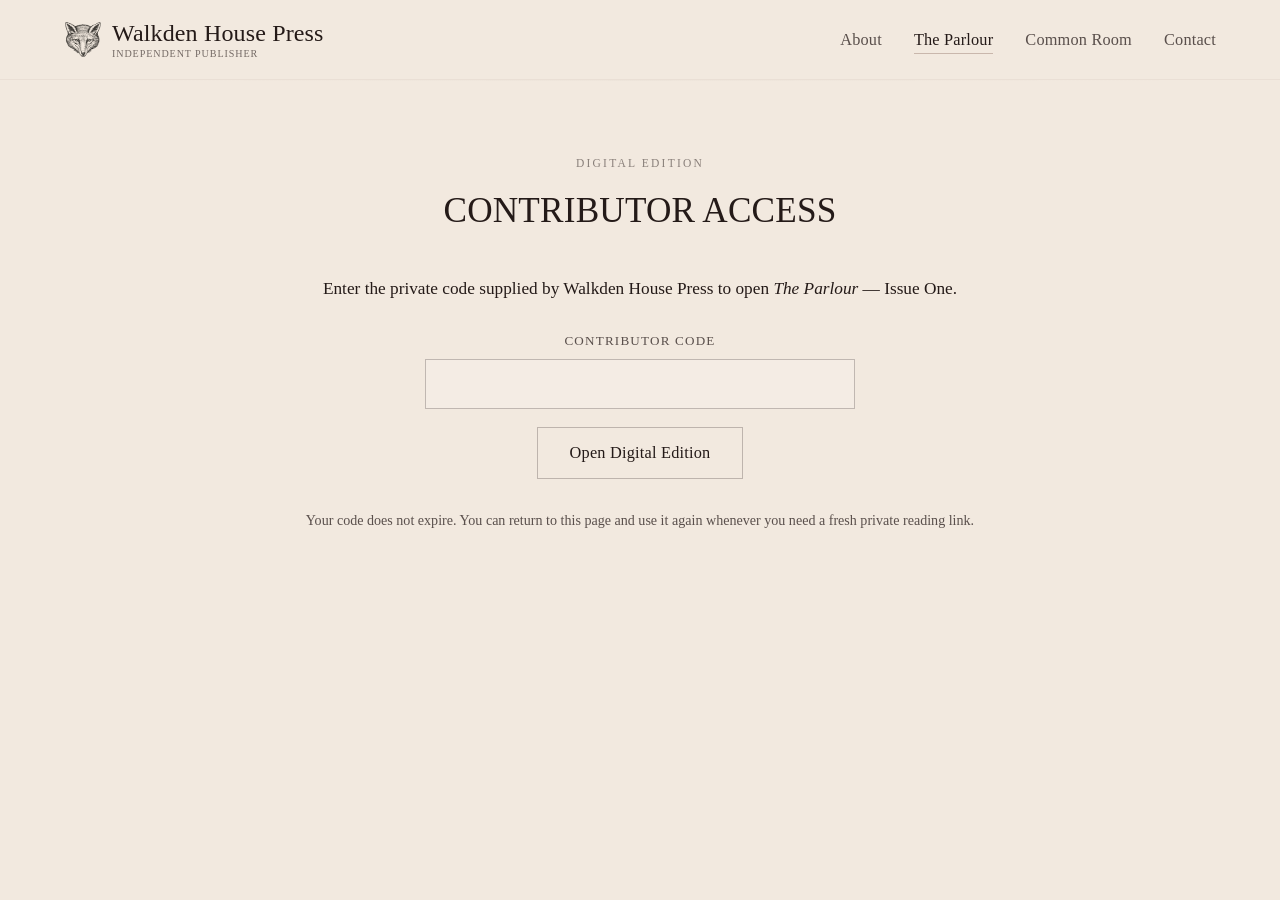
<file: the-parlour-contributor-access.html>
<!DOCTYPE html>
<html lang="en">
<head>
    <meta charset="UTF-8" />
    <meta name="viewport" content="width=device-width, initial-scale=1.0" />

    <link rel="icon" type="image/x-icon" href="/images/favicon.ico" />

    <title>Contributor Access | Walkden House Press</title>

    <meta
        name="description"
        content="Permanent contributor access to The Parlour — Issue One from Walkden House Press."
    />

    <style>
        :root {
            --bg: #f2e9df;
            --text: #241a18;
            --text-soft: rgba(36, 26, 24, 0.74);
            --accent: #7a564a;
            --line: rgba(36, 26, 24, 0.055);
        }

        * {
            box-sizing: border-box;
        }

        html,
        body {
            min-height: 100%;
            margin: 0;
        }

        body {
            min-height: 100vh;
            display: flex;
            flex-direction: column;
            position: relative;
            overflow-x: hidden;
            color: var(--text);
            background: var(--bg);
            font-family: "Baskerville", "Times New Roman", serif;
            -webkit-font-smoothing: antialiased;
            text-rendering: optimizeLegibility;
        }

        body.menu-open {
            overflow: hidden;
        }

        body::before {
            content: "";
            position: fixed;
            inset: 0;
            pointer-events: none;
            opacity: 0.016;
            background-image:
                url("https://www.transparenttextures.com/patterns/asfalt-light.png");
        }

        .header {
            display: flex;
            justify-content: space-between;
            align-items: center;
            padding: 34px 64px 26px;
            gap: 32px;
            position: relative;
            z-index: 2;
        }

        .title-wrapper {
            display: flex;
            align-items: center;
            min-width: 0;
            color: inherit;
            text-decoration: none;
            transition:
                transform 0.28s ease,
                opacity 0.28s ease;
        }

        .title-wrapper {
            min-height: 2.7rem;
        }

        .title-group {
            display: flex;
            flex-direction: column;
        }

        .title {
            color: var(--text);
            font-size: 1.5rem;
            letter-spacing: 0.15px;
            white-space: nowrap;
        }

        .subtitle {
            margin-top: 2px;
            color: var(--text-soft);
            opacity: 0.82;
            font-size: 0.66rem;
            letter-spacing: 1px;
            text-transform: uppercase;
        }

        .nav {
            display: flex;
            align-items: center;
            margin-left: auto;
            gap: 32px;
            font-size: 1.02rem;
            letter-spacing: 0.18px;
            white-space: nowrap;
        }

        .nav a {
            position: relative;
            color: var(--text-soft);
            text-decoration: none;
            transition:
                color 0.25s ease,
                opacity 0.25s ease;
        }

        .nav a::after {
            content: "";
            position: absolute;
            left: 0;
            bottom: -4px;
            width: 100%;
            height: 1px;
            background: var(--accent);
            opacity: 0;
            transform: scaleX(0.7);
            transition:
                opacity 0.25s ease,
                transform 0.25s ease;
        }

        .nav a:hover {
            color: var(--text);
        }

        .nav a:hover::after {
            opacity: 0.42;
            transform: scaleX(1);
        }

        .nav a.active {
            color: var(--text);
        }

        .nav a.active::after {
            opacity: 0.34;
            transform: scaleX(1);
        }

        .line {
            width: calc(100% - 120px);
            height: 1px;
            margin: 0 auto;
            opacity: 0.34;
            background:
                linear-gradient(to right, transparent, var(--line), transparent);
        }

        main {
            flex: 1;
            display: flex;
            justify-content: center;
            padding: 76px 24px 120px;
            position: relative;
            z-index: 2;
        }

        .content {
            width: 100%;
            max-width: 760px;
            text-align: center;
            animation: fadeIn 1.6s ease;
        }

        .kicker {
            margin-bottom: 22px;
            color: var(--text-soft);
            opacity: 0.68;
            font-size: 0.72rem;
            letter-spacing: 2.2px;
            text-transform: uppercase;
        }

        .page-title {
            margin: 0 0 42px;
            font-size: 2.2rem;
            font-weight: normal;
            letter-spacing: 0.2px;
        }

        .message {
            max-width: 680px;
            margin: 0 auto 28px;
            font-size: 1.08rem;
            line-height: 1.85;
        }

        .reader-link {
            display: inline-block;
            margin-top: 11px;
            padding: 15px 32px;
            border: 1px solid rgba(36, 26, 24, 0.25);
            color: var(--text);
            background: transparent;
            text-decoration: none;
            font-family: inherit;
            font-size: 1.02rem;
            letter-spacing: 0.2px;
            cursor: pointer;
            transition:
                background-color 0.3s ease,
                border-color 0.3s ease;
        }

        .reader-link:hover {
            background: rgba(36, 26, 24, 0.05);
            border-color: rgba(36, 26, 24, 0.34);
        }

        .access-actions {
            display: flex;
            flex-direction: column;
            align-items: center;
            gap: 20px;
        }

        .code-form {
            width: 100%;
            max-width: 430px;
            margin: 0 auto 30px;
        }

        .code-label {
            display: block;
            margin-bottom: 10px;
            color: var(--text-soft);
            font-size: 0.82rem;
            letter-spacing: 1.2px;
            text-transform: uppercase;
        }

        .code-input {
            width: 100%;
            padding: 14px 16px;
            border: 1px solid rgba(36, 26, 24, 0.25);
            border-radius: 0;
            color: var(--text);
            background: rgba(255, 255, 255, 0.16);
            font: inherit;
            font-size: 1.02rem;
            letter-spacing: 1.8px;
            text-align: center;
            text-transform: uppercase;
        }

        .code-input:focus {
            outline: 1px solid var(--accent);
            outline-offset: 3px;
        }

        .code-submit {
            margin-top: 18px;
        }

        .code-submit:disabled {
            cursor: wait;
            opacity: 0.58;
        }

        .access-note {
            margin: 30px auto 0;
            color: var(--text-soft);
            font-size: 0.88rem;
            line-height: 1.65;
        }

        .download-link {
            color: var(--text-soft);
            font-size: 0.94rem;
            text-underline-offset: 4px;
            transition: color 0.25s ease;
        }

        .download-link:hover {
            color: var(--text);
        }

        .reader-link:focus-visible,
        .code-input:focus-visible,
        .hamburger:focus-visible,
        .close-icon:focus-visible,
        a:focus-visible {
            outline: 1px solid var(--accent);
            outline-offset: 5px;
        }

        [hidden] {
            display: none !important;
        }

        .test-note {
            margin: 32px auto 0;
            color: var(--text-soft);
            font-size: 0.82rem;
            line-height: 1.6;
        }

        @keyframes fadeIn {
            from {
                opacity: 0;
                transform: translateY(8px);
            }

            to {
                opacity: 1;
                transform: translateY(0);
            }
        }

        .hamburger {
            display: none;
            flex-direction: column;
            justify-content: space-between;
            width: 22px;
            height: 15px;
            padding: 0;
            border: 0;
            background: transparent;
            cursor: pointer;
        }

        .hamburger span {
            width: 100%;
            height: 1px;
            display: block;
            background-color: var(--text);
        }

        .mobile-menu {
            position: fixed;
            inset: 0;
            z-index: 1000;
            display: flex;
            flex-direction: column;
            align-items: center;
            justify-content: center;
            background-color: transparent;
            visibility: hidden;
            pointer-events: none;
            transition: background-color 340ms ease, visibility 0s 340ms;
        }

        .mobile-menu.show {
            background-color: var(--bg);
            transition-delay: 0s;
            visibility: visible;
            pointer-events: auto;
        }

        .mobile-menu-header {
    display: flex;
            position: absolute;
            top: 32px;
            right: 22px;
        }

        .close-icon {
            width: 22px;
            height: 22px;
            padding: 0;
            position: relative;
            border: 0;
            background: transparent;
            cursor: pointer;
        }

        /* Keep the icon independent of the fading menu backdrop. */
        .hamburger {
            transition: opacity 180ms ease;
        }

        body:has(.mobile-menu.show) .hamburger {
            opacity: 0;
        }

        .mobile-menu-inner {
            opacity: 0;
            transition: opacity 340ms ease;
        }

        .mobile-menu.show .mobile-menu-inner {
            opacity: 1;
        }

        .close-icon {
            opacity: 0;
            transition: opacity 180ms ease;
        }

        .mobile-menu.show .close-icon {
            opacity: 1;
        }

        .close-icon::before,
        .close-icon::after {
            content: "";
            position: absolute;
            top: 50%;
            left: 0;
            width: 100%;
            height: 1px;
            background-color: var(--text);
        }

        .close-icon::before { transform: translateY(-50%) rotate(45deg); }
        .close-icon::after { transform: translateY(-50%) rotate(-45deg); }

        @media (prefers-reduced-motion: reduce) {
            .hamburger,
            .mobile-menu,
            .mobile-menu-inner,
            .mobile-menu a,
            .close-icon {
                transition: none;
            }
        }



        .mobile-menu-inner {
            display: flex;
            flex-direction: column;
            align-items: center;
        }

        .mobile-kicker {
            margin-bottom: 42px;
            color: var(--text-soft);
            opacity: 0.68;
            font-size: 0.62rem;
            letter-spacing: 2.6px;
            text-transform: uppercase;
        }

        .mobile-menu nav {
            display: flex;
            flex-direction: column;
            align-items: center;
            gap: 30px;
        }

        .mobile-menu a {
            color: var(--text);
            text-decoration: none;
            font-size: 1.18rem;
            letter-spacing: 0.18px;
            opacity: 0;
            transform: translateY(8px);
            transition:
                opacity 0.5s ease,
                transform 0.5s ease,
                color 0.25s ease;
        }

        .mobile-menu.show a {
            opacity: 1;
            transform: translateY(0);
        }

        .mobile-menu.show a:nth-child(1) { transition-delay: 0.08s; }
        .mobile-menu.show a:nth-child(2) { transition-delay: 0.14s; }
        .mobile-menu.show a:nth-child(3) { transition-delay: 0.2s; }
        .mobile-menu.show a:nth-child(4) { transition-delay: 0.26s; }

        .mobile-menu a:hover {
            color: var(--accent);
        }

        @media (max-width: 1100px) {
            .header {
                padding: 24px 36px 20px;
                gap: 20px;
            }



            .title-wrapper {
                min-height: 2.6rem;
            }

            .nav {
                gap: 22px;
                font-size: 0.96rem;
            }

            .line {
                width: calc(100% - 64px);
            }
        }

        @media (max-width: 760px) {
            .header {
                padding: 14px 22px;
            }

            .nav {
                display: none;
            }

            .hamburger {
                display: flex;
            }

            .title {
                font-size: 1.12rem;
            }

            .subtitle {
                font-size: 0.54rem;
                letter-spacing: 0.8px;
            }

            .title-wrapper {
                min-height: 2.1rem;
            }

            .line {
                width: calc(100% - 44px);
            }

            main {
                padding: 56px 20px 90px;
            }

            .page-title {
                margin-bottom: 34px;
                font-size: 1.7rem;
            }

            .message {
                font-size: 1rem;
                line-height: 1.82;
            }

            .reader-link {
                margin-top: 4px;
                padding: 14px 22px;
                font-size: 0.96rem;
            }
        }

        /* The masthead remains while the content moves beneath it. */
        body:not(.menu-open) { overflow-x: clip; }
        .header {
            position: sticky;
            top: 0;
            z-index: 100;
            flex-shrink: 0;
            background: var(--bg);
            border-bottom: 1px solid rgba(76, 48, 35, 0.05);
        }
        @media (min-width: 761px) {
            .header {
                min-height: 80px;
                padding-top: 16px;
                padding-bottom: 16px;
                animation: none;
            }
        }

@media (min-width: 761px) and (max-width: 1100px) {
    .title { font-size: 1.25rem; }
}
@media (min-width: 761px) {
    .subtitle {
        margin-top: 1px;
        font-size: 0.63rem;
        letter-spacing: 0.9px;
    }
}

/* Masthead colophon */
.title-wrapper > .masthead-colophon {
    display: block;
    opacity: 0.83;
    flex: none;
    width: auto;
    height: 2.375rem;
    max-width: 2.375rem;
    margin-inline-end: 10px;
    object-fit: contain;
}

@media (max-width: 1100px) {
    .title-wrapper > .masthead-colophon {
        height: 2.25rem;
        margin-inline-end: 9px;
    }
}

@media (max-width: 760px) {
    .title-wrapper > .masthead-colophon {
        height: 1.875rem;
        max-width: 1.875rem;
        margin-inline-end: 7px;
    }
}
</style>
</head>

<body>
    <header class="header">
        <a
            href="index.html"
            class="title-wrapper"
            aria-label="Walkden House Press Home"
        >
            <img class="masthead-colophon" src="images/colophon.svg" alt="">
            <div class="title-group">
                <div class="title">Walkden House Press</div>
                <div class="subtitle">Independent Publisher</div>

            </div>
        </a>

        <nav class="nav" aria-label="Primary navigation">
            <a href="about.html">About</a>
            <a
                href="the-parlour.html"
                class="active"
                aria-current="page"
            >The Parlour</a>
            <a href="common-room.html">Common Room</a>
            <a href="contact.html">Contact</a>
        </nav>

        <button
            class="hamburger"
            type="button"
            aria-label="Open menu"
            aria-controls="mobileMenu"
            aria-expanded="false"
        >
            <span></span>
            <span></span>
            <span></span>
        </button>
    </header>

    <div class="line"></div>

    <main>
        <section class="content" aria-labelledby="access-title">
            <div class="kicker">Digital Edition</div>

            <h1 class="page-title" id="access-title">CONTRIBUTOR ACCESS</h1>

            <p class="message" id="accessMessage" aria-live="polite">
                Enter the private code supplied by Walkden House Press to open
                <em>The Parlour</em> — Issue One.
            </p>

            <form class="code-form" id="contributorForm">
                <label class="code-label" for="contributorCode">
                    Contributor code
                </label>

                <input
                    class="code-input"
                    id="contributorCode"
                    name="code"
                    type="text"
                    autocomplete="off"
                    autocapitalize="characters"
                    spellcheck="false"
                    required
                />

                <button class="reader-link code-submit" id="submitCode" type="submit">
                    Open Digital Edition
                </button>
            </form>

            <div class="access-actions" id="accessActions" hidden>
                <a
                    class="reader-link"
                    id="readerLink"
                    href="#"
                    target="_blank"
                    rel="noopener noreferrer"
                >
                    Begin Reading
                </a>

                <a
                    class="download-link"
                    id="downloadLink"
                    href="#"
                >
                    Download PDF
                </a>
            </div>

            <p class="access-note" id="accessNote">
                Your code does not expire. You can return to this page and use
                it again whenever you need a fresh private reading link.
            </p>
        </section>
    </main>

    <div
        class="mobile-menu"
        id="mobileMenu"
        aria-hidden="true"
    >
        <div class="mobile-menu-header">
            <button
                class="close-icon"
                type="button"
                aria-label="Close menu"
            ></button>
        </div>

        <div class="mobile-menu-inner">
            <div class="mobile-kicker">Walkden House Press</div>

            <nav aria-label="Mobile navigation">
                <a href="about.html">About</a>
                <a
                    href="the-parlour.html"
                    class="active"
                    aria-current="page"
                >The Parlour</a>
                <a href="common-room.html">Common Room</a>
                <a href="contact.html">Contact</a>
            </nav>
        </div>
    </div>

    <script>
        const menu = document.getElementById("mobileMenu");
        const openButton = document.querySelector(".hamburger");
        const closeButton = document.querySelector(".close-icon");

        function setMenu(open) {
            menu.classList.toggle("show", open);
            menu.setAttribute("aria-hidden", String(!open));
            openButton.setAttribute("aria-expanded", String(open));
            openButton.setAttribute(
                "aria-label",
                open ? "Close menu" : "Open menu"
            );
            document.body.classList.toggle("menu-open", open);

            if (open) {
                closeButton.focus();
            } else {
                openButton.focus();
            }
        }

        openButton.addEventListener("click", () => {
            setMenu(!menu.classList.contains("show"));
        });

        closeButton.addEventListener("click", () => setMenu(false));

        document.addEventListener("keydown", (event) => {
            if (event.key === "Escape" && menu.classList.contains("show")) {
                setMenu(false);
            }
        });

        const WORKER_URL =
            "https://walkden-parlour-checkout.director-1d7.workers.dev";

        const form = document.getElementById("contributorForm");
        const codeInput = document.getElementById("contributorCode");
        const submitButton = document.getElementById("submitCode");
        const message = document.getElementById("accessMessage");
        const actions = document.getElementById("accessActions");
        const readerLink = document.getElementById("readerLink");
        const downloadLink = document.getElementById("downloadLink");

        form.addEventListener("submit", async (event) => {
            event.preventDefault();

            const code = codeInput.value.trim();
            if (!code) {
                codeInput.focus();
                return;
            }

            submitButton.disabled = true;
            submitButton.textContent = "Checking Code…";
            actions.hidden = true;
            message.textContent = "Please wait while we prepare your private copy.";

            try {
                const response = await fetch(
                    `${WORKER_URL}/redeem-contributor-code`,
                    {
                        method: "POST",
                        headers: { "Content-Type": "application/json" },
                        body: JSON.stringify({ code })
                    }
                );

                let data = {};
                try {
                    data = await response.json();
                } catch {
                    // A friendly message is shown below if the service is unavailable.
                }

                if (!response.ok || !data.granted || !data.reader_url) {
                    throw new Error(
                        data.error ||
                        "We could not confirm that code. Please check it and try again."
                    );
                }

                readerLink.href =
                    `pdfjs/web/viewer.html?file=${encodeURIComponent(data.reader_url)}`;
                downloadLink.href = data.download_url;
                message.innerHTML =
                    "Welcome. Your private copy of <em>The Parlour</em> — Issue One is ready.";
                form.hidden = true;
                actions.hidden = false;
            } catch (error) {
                message.textContent = error.message ||
                    "We could not confirm that code. Please check it and try again.";
                submitButton.disabled = false;
                submitButton.textContent = "Open Digital Edition";
                codeInput.select();
            }
        });
    </script>


<script>
// Centre the close control on the menu trigger before the overlay appears.
document.querySelector(".hamburger").addEventListener("click", function () {
    const trigger = this.getBoundingClientRect();
    const menuHeader = document.querySelector(".mobile-menu-header");
    menuHeader.style.left = (trigger.left + trigger.width / 2) + "px";
    menuHeader.style.top = (trigger.top + trigger.height / 2) + "px";
    menuHeader.style.right = "auto";
    menuHeader.style.transform = "translate(-50%, -50%)";
}, true);
</script>

</body>
</html>
</file>
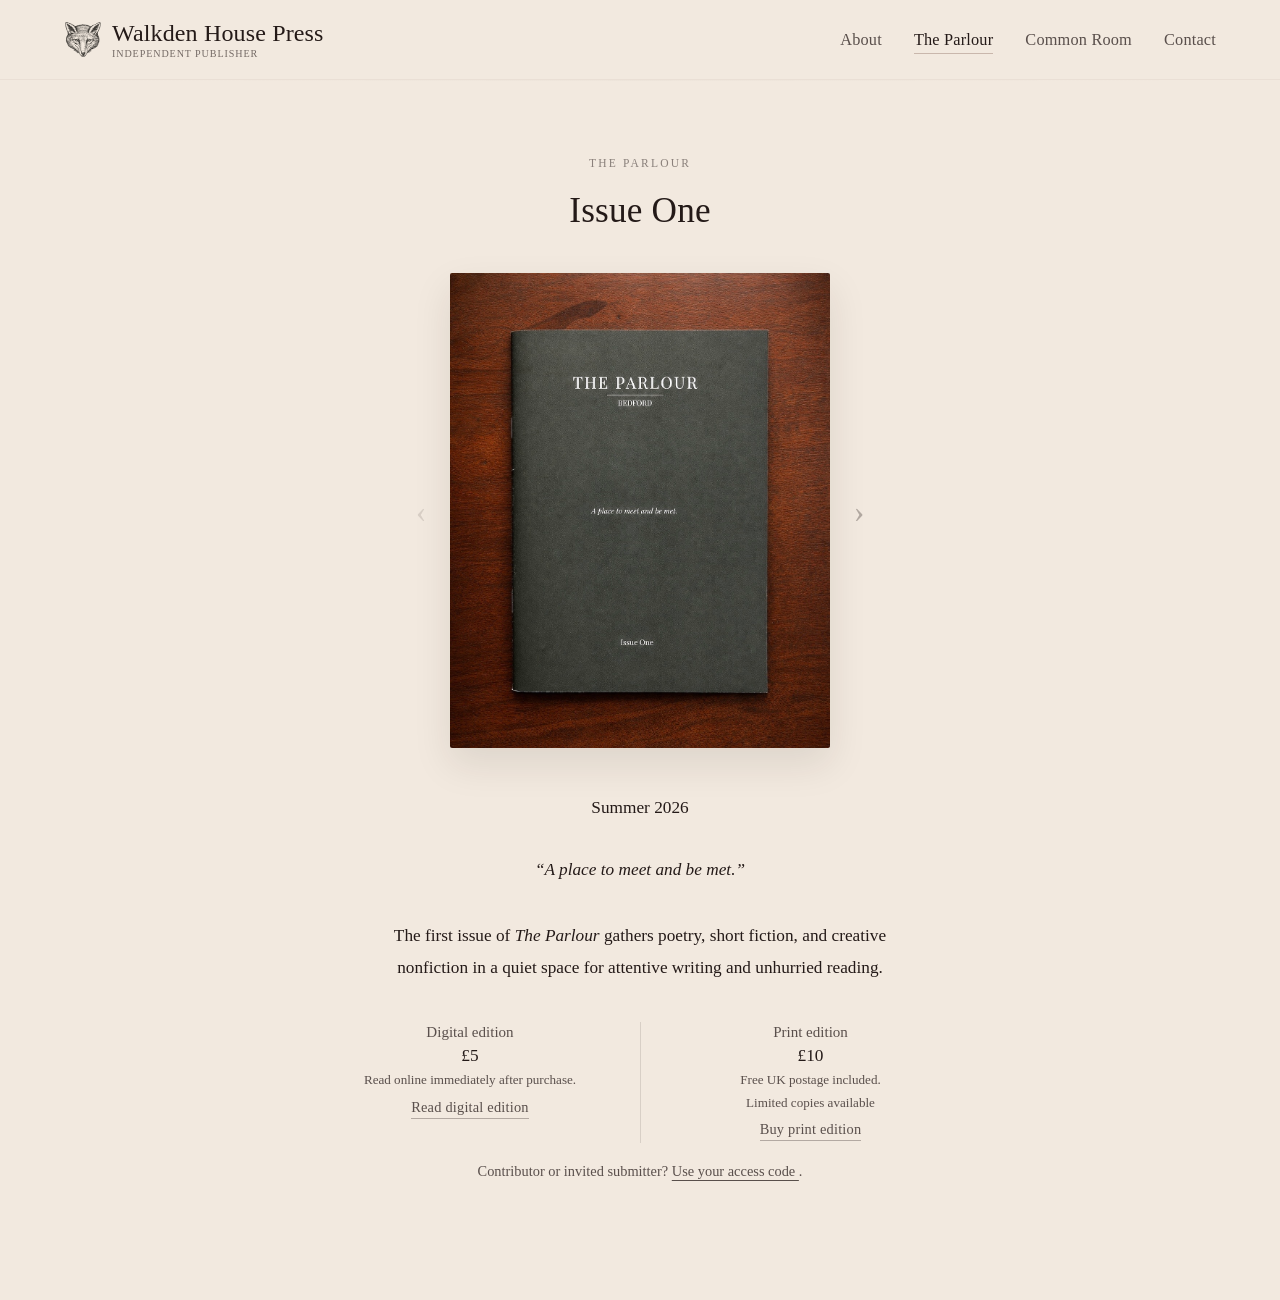
<file: the-parlour-issue-one.html>
<!DOCTYPE html>
<html lang="en">
<head>
    <meta charset="UTF-8" />

    <meta
        name="viewport"
        content="width=device-width, initial-scale=1.0"
    />

    <link
        rel="icon"
        type="image/x-icon"
        href="/images/favicon.ico"
    />

    <title>The Parlour — Issue One | Walkden House Press</title>

    <meta
        name="description"
        content="The Parlour — Issue One, Summer 2026, published by Walkden House Press."
    />

    <style>

        :root {

            --bg: #f2e9df;

            --text: #241a18;

            --text-soft: rgba(36, 26, 24, 0.74);

            --accent: #7a564a;

            --line: rgba(36, 26, 24, 0.055);
        }

        * {
            box-sizing: border-box;
        }

        html,
        body {

            min-height: 100%;

            margin: 0;
        }

        body {

            min-height: 100vh;

            display: flex;
            flex-direction: column;

            position: relative;

            overflow-x: hidden;

            color: var(--text);

            background: var(--bg);

            font-family:
                "Baskerville",
                "Times New Roman",
                serif;

            -webkit-font-smoothing: antialiased;
            text-rendering: optimizeLegibility;
        }

        body.menu-open {

            overflow: hidden;
        }

        /* --------------------------------
           PAPER GRAIN
        -------------------------------- */

        body::before {

            content: "";

            position: fixed;
            inset: 0;

            pointer-events: none;

            opacity: 0.016;

            background-image:
                url("https://www.transparenttextures.com/patterns/asfalt-light.png");
        }

        /* --------------------------------
           HEADER
        -------------------------------- */

        .header {

            display: flex;

            justify-content: space-between;
            align-items: center;

            padding:
                34px
                64px
                26px;

            gap: 32px;

            position: relative;

            z-index: 2;
        }

        /* --------------------------------
           BRAND
        -------------------------------- */

        .title-wrapper {

            display: flex;

            align-items: center;

            min-width: 0;

            color: inherit;

            text-decoration: none;

            transition:
                transform 0.28s ease,
                opacity 0.28s ease;
        }

        .title-wrapper {
            min-height: 2.7rem;
        }

        .title-group {

            display: flex;

            flex-direction: column;
        }

        .title {

            color: var(--text);

            font-size: 1.5rem;

            letter-spacing: 0.15px;

            white-space: nowrap;
        }

        .subtitle {

            margin-top: 2px;

            color: var(--text-soft);

            opacity: 0.82;

            font-size: 0.66rem;

            letter-spacing: 1px;

            text-transform: uppercase;
        }

        /* --------------------------------
           NAVIGATION
        -------------------------------- */

        .nav {

            display: flex;

            align-items: center;

            margin-left: auto;

            gap: 32px;

            font-size: 1.02rem;

            letter-spacing: 0.18px;

            white-space: nowrap;
        }

        .nav a {

            position: relative;

            color: var(--text-soft);

            text-decoration: none;

            transition:
                color 0.25s ease,
                opacity 0.25s ease;
        }

        .nav a::after {

            content: "";

            position: absolute;

            left: 0;
            bottom: -4px;

            width: 100%;

            height: 1px;

            background: var(--accent);

            opacity: 0;

            transform:
                scaleX(0.7);

            transition:
                opacity 0.25s ease,
                transform 0.25s ease;
        }

        .nav a:hover {

            color: var(--text);
        }

        .nav a:hover::after {

            opacity: 0.42;

            transform:
                scaleX(1);
        }

        .nav a.active {

            color: var(--text);
        }

        .nav a.active::after {

            opacity: 0.34;

            transform:
                scaleX(1);
        }

        /* --------------------------------
           DIVIDER
        -------------------------------- */

        .line {

            width:
                calc(100% - 120px);

            height: 1px;

            margin: 0 auto;

            opacity: 0.34;

            background:
                linear-gradient(
                    to right,
                    transparent,
                    var(--line),
                    transparent
                );
        }

        /* --------------------------------
           MAIN
        -------------------------------- */

        main {

            flex: 1;

            display: flex;

            justify-content: center;

            padding:
                76px
                24px
                120px;

            position: relative;

            z-index: 2;
        }

        /* --------------------------------
           ISSUE
        -------------------------------- */

        .content {

            width: 100%;

            max-width: 760px;

            text-align: center;

            animation:
                fadeIn 1.6s ease;
        }

        .kicker {

            margin-bottom: 22px;

            color: var(--text-soft);

            opacity: 0.68;

            font-size: 0.72rem;

            letter-spacing: 2.2px;

            text-transform: uppercase;
        }

        .page-title {

            margin:
                0
                0
                42px;

            font-size: 2.2rem;

            font-weight: normal;

            letter-spacing: 0.2px;
        }

        /* --------------------------------
           CAROUSEL
        -------------------------------- */

        .issue-carousel {

            width:
                min(100%, 470px);

            margin:
                0 auto
                44px;

            display: flex;

            justify-content: space-between;
            align-items: center;

            position: relative;
        }

        .carousel-frame {

            width:
                min(
                    calc(100% - 80px),
                    380px
                );

            aspect-ratio:
                4 / 5;

            position: relative;

            overflow: hidden;

            flex-shrink: 0;

            border-radius: 2px;

            box-shadow:
                0 16px 38px
                rgba(36, 26, 24, 0.10);
        }

        .carousel-track {

            width: 100%;
            height: 100%;

            display: flex;

            transition:
                transform 0.45s ease;
        }

        .carousel-slide {

            min-width: 100%;
            height: 100%;

            display: flex;

            align-items: center;
            justify-content: center;

            overflow: hidden;
        }

        .carousel-image {

            width: 100%;
            height: 100%;

            display: block;

            object-fit: cover;
        }

        /* Optical centring */

        .carousel-slide:nth-child(1)
        .carousel-image {

            object-position:
                50% 50%;
        }

        .carousel-slide:nth-child(2)
        .carousel-image {

            object-position:
                49% 50%;
        }

        .carousel-slide:nth-child(3)
        .carousel-image {

            object-position:
                50% 50%;
        }

        .carousel-slide:nth-child(4)
        .carousel-image {

            object-position:
                51% 50%;
        }

        /* --------------------------------
           CAROUSEL ARROWS
        -------------------------------- */

        .carousel-arrow {

            width: 32px;
            height: 44px;

            padding: 0;

            flex-shrink: 0;

            display: flex;

            align-items: center;
            justify-content: center;

            border: 0;

            background: transparent;

            color: var(--text-soft);

            opacity: 0.42;

            font-family:
                "Baskerville",
                "Times New Roman",
                serif;

            font-size: 2rem;

            line-height: 1;

            cursor: pointer;

            transition:
                color 0.25s ease,
                opacity 0.25s ease,
                transform 0.25s ease;
        }

        .carousel-arrow:hover {

            color: var(--text);

            opacity: 0.78;
        }

        .carousel-prev:hover {

            transform:
                translateX(-2px);
        }

        .carousel-next:hover {

            transform:
                translateX(2px);
        }

        .carousel-arrow:disabled {

            opacity: 0.16;

            cursor: default;

            transform: none;
        }

        /* --------------------------------
           ISSUE TEXT
        -------------------------------- */

        .issue-details {

            margin:
                0
                0
                30px;

            color: var(--text);

            font-size: 1.08rem;

            line-height: 1.85;
        }

        .epigraph {

            margin:
                0
                0
                34px;

            color: var(--text);

            font-size: 1.08rem;

            font-style: italic;

            line-height: 1.85;
        }

        .introduction {

            max-width: 560px;

            margin:
                0 auto
                38px;

            color: var(--text);

            font-size: 1.08rem;

            line-height: 1.85;
        }

        /* --------------------------------
           PURCHASE
        -------------------------------- */

        .purchase-options {

            width: 100%;

            max-width: 680px;

            margin:
                4px auto 0;

            display: grid;

            grid-template-columns:
                repeat(2, minmax(0, 1fr));

            gap: 0;
        }

        .purchase-option {

            padding:
                2px
                28px;

            background: transparent;
        }

        .purchase-option + .purchase-option {

            border-left:
                1px solid
                rgba(36, 26, 24, 0.12);
        }

        .purchase-option-title {

            margin: 0 0 5px;

            color: var(--text-soft);

            font-size: 0.94rem;

            font-weight: normal;
        }

        .purchase-price {

            margin: 0 0 4px;

            font-size: 1.08rem;
        }

        .purchase-note,
        .availability {

            margin:
                0;

            color: var(--text-soft);

            font-size: 0.82rem;

            line-height: 1.5;
        }

        .availability {

            margin-top: 3px;
        }

        .purchase-form {

            margin: 0;
        }

        .contributor-access {

            margin:
                20px
                0
                0;

            color: var(--text-soft);

            font-size: 0.9rem;
        }

        .contributor-access a {

            color: inherit;

            text-underline-offset: 4px;
        }

        .read-link {

            display: inline-block;

            margin-top: 7px;

            padding: 2px 0;

            border: 0;

            border-bottom:
                1px solid
                rgba(36, 26, 24, 0.3);

            color: var(--text-soft);

            background:
                transparent;

            text-decoration: none;

            font-family: inherit;

            font-size: 0.9rem;

            letter-spacing: 0.2px;

            cursor: pointer;

            transition:
                color 0.3s ease,
                border-color 0.3s ease;
        }

        .read-link:hover {

            color: var(--text);

            border-color:
                rgba(36, 26, 24, 0.58);
        }

        .read-link.sold-out {

            opacity: 0.48;

            cursor: default;

            pointer-events: none;
        }

        /* --------------------------------
           ACCESSIBILITY
        -------------------------------- */

        .read-link:focus-visible,
        .carousel-arrow:focus-visible,
        .hamburger:focus-visible,
        .close-icon:focus-visible,
        a:focus-visible {

            outline:
                1px solid
                var(--accent);

            outline-offset: 5px;
        }

        /* --------------------------------
           FADE
        -------------------------------- */

        @keyframes fadeIn {

            from {

                opacity: 0;

                transform:
                    translateY(8px);
            }

            to {

                opacity: 1;

                transform:
                    translateY(0);
            }
        }

        /* --------------------------------
           HAMBURGER
        -------------------------------- */

        .hamburger {

            display: none;

            flex-direction: column;

            justify-content: space-between;

            width: 22px;
            height: 15px;

            padding: 0;

            border: 0;

            background:
                transparent;

            cursor: pointer;
        }

        .hamburger span {

            width: 100%;
            height: 1px;

            display: block;

            background-color:
                var(--text);
        }

        /* --------------------------------
           MOBILE MENU
        -------------------------------- */

        .mobile-menu {

            position: fixed;

            inset: 0;

            z-index: 1000;

            display: flex;

            flex-direction: column;

            align-items: center;
            justify-content: center;

            background-color: transparent;

            visibility: hidden;

            pointer-events: none;

            transition: background-color 340ms ease, visibility 0s 340ms;
        }

        .mobile-menu.show {

            background-color: var(--bg);
            transition-delay: 0s;

            visibility: visible;

            pointer-events: auto;
        }

        .mobile-menu-header {
    display: flex;

            position: absolute;

            top: 32px;

            right: 22px;
        }

        .close-icon {

            width: 22px;
            height: 22px;

            padding: 0;

            position: relative;

            border: 0;

            background:
                transparent;

            cursor: pointer;
        }

        /* Keep the icon independent of the fading menu backdrop. */
        .hamburger {
            transition: opacity 180ms ease;
        }

        body:has(.mobile-menu.show) .hamburger {
            opacity: 0;
        }

        .mobile-menu-inner {
            opacity: 0;
            transition: opacity 340ms ease;
        }

        .mobile-menu.show .mobile-menu-inner {
            opacity: 1;
        }

        .close-icon {
            opacity: 0;
            transition: opacity 180ms ease;
        }

        .mobile-menu.show .close-icon {
            opacity: 1;
        }

        .close-icon::before,
        .close-icon::after {
            content: "";
            position: absolute;
            top: 50%;
            left: 0;
            width: 100%;
            height: 1px;
            background-color: var(--text);
        }

        .close-icon::before { transform: translateY(-50%) rotate(45deg); }
        .close-icon::after { transform: translateY(-50%) rotate(-45deg); }

        @media (prefers-reduced-motion: reduce) {
            .hamburger,
            .mobile-menu,
            .mobile-menu-inner,
            .mobile-menu a,
            .close-icon {
                transition: none;
            }
        }



        .mobile-menu-inner {

            display: flex;

            flex-direction: column;

            align-items: center;
        }

        .mobile-kicker {

            margin-bottom: 42px;

            color:
                var(--text-soft);

            opacity: 0.68;

            font-size: 0.62rem;

            letter-spacing: 2.6px;

            text-transform:
                uppercase;
        }

        .mobile-menu nav {

            display: flex;

            flex-direction: column;

            align-items: center;

            gap: 30px;
        }

        .mobile-menu a {

            color:
                var(--text);

            text-decoration:
                none;

            font-size: 1.18rem;

            letter-spacing:
                0.18px;

            opacity: 0;

            transform:
                translateY(8px);

            transition:
                opacity 0.5s ease,
                transform 0.5s ease,
                color 0.25s ease;
        }

        .mobile-menu.show a {

            opacity: 1;

            transform:
                translateY(0);
        }

        .mobile-menu.show a:nth-child(1) {

            transition-delay:
                0.08s;
        }

        .mobile-menu.show a:nth-child(2) {

            transition-delay:
                0.14s;
        }

        .mobile-menu.show a:nth-child(3) {

            transition-delay:
                0.2s;
        }

        .mobile-menu.show a:nth-child(4) {

            transition-delay:
                0.26s;
        }

        .mobile-menu a:hover {

            color:
                var(--accent);
        }

        /* --------------------------------
           COMPRESSED DESKTOP / TABLET
        -------------------------------- */

        @media (max-width: 1100px) {

            .header {

                padding:
                    24px
                    36px
                    20px;

                gap: 20px;
            }



            .title-wrapper {
                min-height: 2.6rem;
            }

            .nav {

                gap: 22px;

                font-size:
                    0.96rem;
            }

            .line {

                width:
                    calc(100% - 64px);
            }
        }

        /* --------------------------------
           MOBILE
        -------------------------------- */

        @media (max-width: 760px) {

            .header {

                padding:
                    14px
                    22px;

                align-items:
                    center;
            }

            .nav {

                display: none;
            }

            .hamburger {

                display: flex;
            }

            .title {

                font-size:
                    1.12rem;
            }

            .subtitle {

                font-size:
                    0.54rem;

                letter-spacing:
                    0.8px;
            }

            .title-wrapper {
                min-height: 2.1rem;
            }

            .line {

                width:
                    calc(100% - 44px);
            }

            main {

                padding:
                    56px
                    20px
                    90px;
            }

            .kicker {

                margin-bottom:
                    18px;

                font-size:
                    0.62rem;

                letter-spacing:
                    1.8px;
            }

            .page-title {

                margin-bottom:
                    34px;

                font-size:
                    1.7rem;
            }

            .issue-carousel {

                width:
                    min(100%, 390px);

                margin-bottom:
                    38px;
            }

            .carousel-frame {

                width:
                    min(
                        calc(100% - 64px),
                        325px
                    );
            }

            .carousel-arrow {

                width: 26px;

                font-size:
                    1.72rem;

                opacity: 0.48;
            }

            .issue-details,
            .epigraph {

                font-size:
                    1rem;

                line-height:
                    1.82;
            }

            .introduction {

                font-size:
                    1rem;

                line-height:
                    1.82;

                margin-bottom:
                    34px;
            }

            .read-link {

                margin-top:
                    6px;

                font-size:
                    0.88rem;
            }

            .purchase-options {

                max-width: 390px;

                grid-template-columns: 1fr;
            }

            .purchase-option {

                padding:
                    0
                    12px;
            }

            .purchase-option + .purchase-option {

                margin-top: 20px;

                padding-top: 20px;

                border-left: 0;

                border-top:
                    1px solid
                    rgba(36, 26, 24, 0.12);
            }
        }


        /* The masthead remains while the content moves beneath it. */
        body:not(.menu-open) { overflow-x: clip; }
        .header {
            position: sticky;
            top: 0;
            z-index: 100;
            flex-shrink: 0;
            background: var(--bg);
            border-bottom: 1px solid rgba(76, 48, 35, 0.05);
        }
        @media (min-width: 761px) {
            .header {
                min-height: 80px;
                padding-top: 16px;
                padding-bottom: 16px;
                animation: none;
            }
        }

@media (min-width: 761px) and (max-width: 1100px) {
    .title { font-size: 1.25rem; }
}
@media (min-width: 761px) {
    .subtitle {
        margin-top: 1px;
        font-size: 0.63rem;
        letter-spacing: 0.9px;
    }
}

/* Masthead colophon */
.title-wrapper > .masthead-colophon {
    display: block;
    opacity: 0.83;
    flex: none;
    width: auto;
    height: 2.375rem;
    max-width: 2.375rem;
    margin-inline-end: 10px;
    object-fit: contain;
}

@media (max-width: 1100px) {
    .title-wrapper > .masthead-colophon {
        height: 2.25rem;
        margin-inline-end: 9px;
    }
}

@media (max-width: 760px) {
    .title-wrapper > .masthead-colophon {
        height: 1.875rem;
        max-width: 1.875rem;
        margin-inline-end: 7px;
    }
}
</style>
</head>

<body>

    <header class="header">

        <a
            href="index.html"
            class="title-wrapper"
            aria-label="Walkden House Press Home"
        >

            <img class="masthead-colophon" src="images/colophon.svg" alt="">
            <div class="title-group">

                <div class="title">Walkden House Press</div>
                <div class="subtitle">Independent Publisher</div>


            </div>

        </a>

        <nav
            class="nav"
            aria-label="Primary navigation"
        >

            <a href="about.html">
                About
            </a>

            <a
                href="the-parlour.html"
                class="active"
                aria-current="page"
            >
                The Parlour
            </a>

            <a href="common-room.html">
                Common Room
            </a>

            <a href="contact.html">
                Contact
            </a>

        </nav>

        <button
            class="hamburger"
            type="button"
            aria-label="Open menu"
            aria-controls="mobileMenu"
            aria-expanded="false"
        >

            <span></span>
            <span></span>
            <span></span>

        </button>

    </header>

    <div class="line"></div>

    <main>

        <section
            class="content"
            aria-labelledby="issue-title"
        >

            <div class="kicker">
                The Parlour
            </div>

            <h1
                class="page-title"
                id="issue-title"
            >
                Issue One
            </h1>

            <div
                class="issue-carousel"
                aria-label="Issue One photographs"
            >

                <button
                    class="carousel-arrow carousel-prev"
                    type="button"
                    aria-label="Previous photograph"
                >
                    &#8249;
                </button>

                <div class="carousel-frame">

                    <div class="carousel-track">

                        <div class="carousel-slide">

                            <img
                                src="images/parlour-issue-one.jpg"
                                fetchpriority="high"
                                alt="The Parlour Issue One front cover"
                                class="carousel-image"
                            />

                        </div>

                        <div class="carousel-slide">

                            <img
                                src="images/parlour-issue-one-2.jpg"
                                fetchpriority="low"
                                alt="The Parlour Issue One title page"
                                class="carousel-image"
                            />

                        </div>

                        <div class="carousel-slide">

                            <img
                                src="images/parlour-issue-one-3.jpg"
                                fetchpriority="low"
                                alt="The Parlour Issue One contents pages"
                                class="carousel-image"
                            />

                        </div>

                        <div class="carousel-slide">

                            <img
                                src="images/parlour-issue-one-4.jpg"
                                fetchpriority="low"
                                alt="The Parlour Issue One back cover"
                                class="carousel-image"
                            />

                        </div>

                    </div>

                </div>

                <button
                    class="carousel-arrow carousel-next"
                    type="button"
                    aria-label="Next photograph"
                >
                    &#8250;
                </button>

            </div>

            <p class="issue-details">
                Summer 2026
            </p>

            <p class="epigraph">
                “A place to meet and be met.”
            </p>

            <p class="introduction">
                The first issue of <em>The Parlour</em> gathers poetry,
                short fiction, and creative nonfiction in a quiet space
                for attentive writing and unhurried reading.
            </p>

            <div
                class="purchase-options"
                aria-label="Purchase options"
            >

                <section class="purchase-option">

                    <h2 class="purchase-option-title">
                        Digital edition
                    </h2>

                    <p class="purchase-price">
                        £5
                    </p>

                    <p class="purchase-note">
                        Read online immediately after purchase.
                    </p>

                    <form
                        class="purchase-form"
                        action="https://walkden-parlour-checkout.director-1d7.workers.dev/create-checkout-session"
                        method="post"
                    >

                        <button
                            class="read-link"
                            type="submit"
                        >
                            Read digital edition
                        </button>

                    </form>

                </section>

                <section class="purchase-option">

                    <h2 class="purchase-option-title">
                        Print edition
                    </h2>

                    <p class="purchase-price">
                        £10
                    </p>

                    <p class="purchase-note">
                        Free UK postage included.
                    </p>

                    <p
                        class="availability"
                        id="physicalAvailability"
                        role="status"
                        aria-live="polite"
                    >
                        Available copies: checking…
                    </p>

                    <a
                        class="read-link"
                        id="physicalPurchaseLink"
                        href="https://buy.stripe.com/3cIdR8bkxbREdfq1d363K00"
                    >
                        Buy print edition
                    </a>

                </section>

            </div>

            <p class="contributor-access">
                Contributor or invited submitter?
                <a href="the-parlour-contributor-access.html">
                    Use your access code
                </a>.
            </p>

        </section>

    </main>

    <!-- MOBILE MENU -->

    <div
        class="mobile-menu"
        id="mobileMenu"
        aria-hidden="true"
    >

        <div class="mobile-menu-header">

            <button
                class="close-icon"
                type="button"
                aria-label="Close menu"
            ></button>

        </div>

        <div class="mobile-menu-inner">

            <div class="mobile-kicker">
                Walkden House Press
            </div>

            <nav aria-label="Mobile navigation">

                <a href="about.html">
                    About
                </a>

                <a
                    href="the-parlour.html"
                    class="active"
                    aria-current="page"
                >
                    The Parlour
                </a>

                <a href="common-room.html">
                    Common Room
                </a>

                <a href="contact.html">
                    Contact
                </a>

            </nav>

        </div>

    </div>

    <script>

        /* --------------------------------
           MOBILE MENU
        -------------------------------- */

        const menu =
            document.getElementById("mobileMenu");

        const openButton =
            document.querySelector(".hamburger");

        const closeButton =
            document.querySelector(".close-icon");

        function setMenu(open) {

            menu
                .classList
                .toggle("show", open);

            menu
                .setAttribute(
                    "aria-hidden",
                    String(!open)
                );

            openButton
                .setAttribute(
                    "aria-expanded",
                    String(open)
                );

            openButton
                .setAttribute(
                    "aria-label",
                    open
                        ? "Close menu"
                        : "Open menu"
                );

            document
                .body
                .classList
                .toggle(
                    "menu-open",
                    open
                );

            if (open) {

                closeButton.focus();

            } else {

                openButton.focus();
            }
        }

        openButton.addEventListener(
            "click",
            () => {

                setMenu(
                    !menu.classList.contains("show")
                );
            }
        );

        closeButton.addEventListener(
            "click",
            () => setMenu(false)
        );

        document.addEventListener(
            "keydown",
            (event) => {

                if (
                    event.key === "Escape" &&
                    menu.classList.contains("show")
                ) {

                    setMenu(false);
                }
            }
        );


        /* --------------------------------
           ISSUE CAROUSEL
        -------------------------------- */

        const carousel =
            document.querySelector(".issue-carousel");

        const track =
            document.querySelector(".carousel-track");

        const slides =
            Array.from(
                document.querySelectorAll(".carousel-slide")
            );

        const prevButton =
            document.querySelector(".carousel-prev");

        const nextButton =
            document.querySelector(".carousel-next");

        let currentSlide = 0;

        function updateCarousel() {

            track.style.transform =
                `translateX(-${currentSlide * 100}%)`;

            prevButton.disabled =
                currentSlide === 0;

            nextButton.disabled =
                currentSlide ===
                slides.length - 1;
        }

        prevButton.addEventListener(
            "click",
            () => {

                if (currentSlide > 0) {

                    currentSlide--;

                    updateCarousel();
                }
            }
        );

        nextButton.addEventListener(
            "click",
            () => {

                if (
                    currentSlide <
                    slides.length - 1
                ) {

                    currentSlide++;

                    updateCarousel();
                }
            }
        );


        /* --------------------------------
           MOBILE SWIPE
        -------------------------------- */

        let touchStartX = 0;

        let touchEndX = 0;

        carousel.addEventListener(
            "touchstart",
            (event) => {

                touchStartX =
                    event
                        .changedTouches[0]
                        .screenX;
            },
            {
                passive: true
            }
        );

        carousel.addEventListener(
            "touchend",
            (event) => {

                touchEndX =
                    event
                        .changedTouches[0]
                        .screenX;

                const difference =
                    touchStartX -
                    touchEndX;

                if (
                    difference > 45 &&
                    currentSlide <
                    slides.length - 1
                ) {

                    currentSlide++;

                    updateCarousel();
                }

                if (
                    difference < -45 &&
                    currentSlide > 0
                ) {

                    currentSlide--;

                    updateCarousel();
                }
            },
            {
                passive: true
            }
        );

        updateCarousel();


        /* --------------------------------
           PHYSICAL EDITION STOCK
        -------------------------------- */

        const physicalAvailability =
            document.getElementById(
                "physicalAvailability"
            );

        const physicalPurchaseLink =
            document.getElementById(
                "physicalPurchaseLink"
            );

        fetch(
            "https://walkden-parlour-checkout.director-1d7.workers.dev/physical-stock",
            {
                headers: {
                    "Accept": "application/json"
                }
            }
        )
            .then((response) => {

                if (!response.ok) {

                    throw new Error(
                        "Stock check failed"
                    );
                }

                return response.json();
            })
            .then((stock) => {

                const reportedAvailable =
                    Number(stock.available);

                if (
                    !Number.isInteger(reportedAvailable) ||
                    reportedAvailable < 0
                ) {

                    throw new Error(
                        "Invalid stock response"
                    );
                }

                // Two additional copies removed from availability as of 25 October 2026.
                // Retain the live online-sales count; do not duplicate this in the stock service.
                const available = Math.max(0, reportedAvailable - 2);

                physicalAvailability.textContent =
                    `Available copies: ${available}`;

                if (available === 0) {

                    physicalPurchaseLink.textContent =
                        "Sold out";

                    physicalPurchaseLink
                        .classList
                        .add("sold-out");

                    physicalPurchaseLink
                        .setAttribute(
                            "aria-disabled",
                            "true"
                        );

                    physicalPurchaseLink
                        .removeAttribute("href");
                }
            })
            .catch(() => {

                physicalAvailability.textContent =
                    "Limited copies available";
            });

    </script>



<script>
// Centre the close control on the menu trigger before the overlay appears.
document.querySelector(".hamburger").addEventListener("click", function () {
    const trigger = this.getBoundingClientRect();
    const menuHeader = document.querySelector(".mobile-menu-header");
    menuHeader.style.left = (trigger.left + trigger.width / 2) + "px";
    menuHeader.style.top = (trigger.top + trigger.height / 2) + "px";
    menuHeader.style.right = "auto";
    menuHeader.style.transform = "translate(-50%, -50%)";
}, true);
</script>

</body>
</html>
</file>
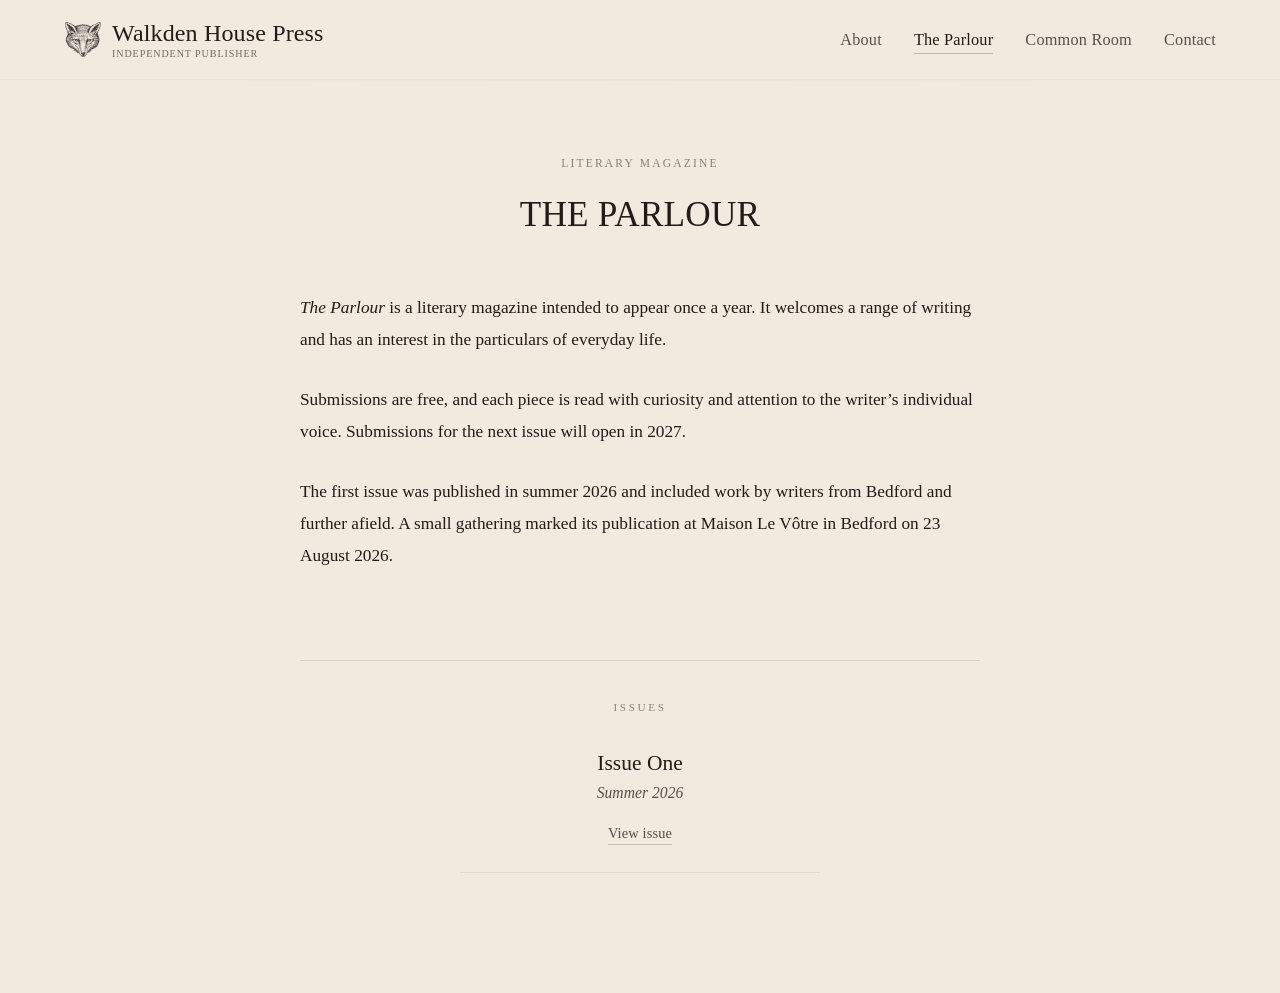
<file: the-parlour.html>
<!DOCTYPE html>
<html lang="en">
<head>
    <meta charset="UTF-8" />

    <meta
        name="viewport"
        content="width=device-width, initial-scale=1.0"
    />

    <link
        rel="icon"
        type="image/x-icon"
        href="/images/favicon.ico"
    />

    <title>The Parlour | Walkden House Press</title>

    <style>
        :root {
            --bg: #f2e9df;
            --text: #241a18;
            --text-soft: rgba(36, 26, 24, 0.74);
            --accent: #7a564a;
            --line: rgba(36, 26, 24, 0.055);
        }

        * {
            box-sizing: border-box;
        }

        html,
        body {
            min-height: 100%;
            margin: 0;
        }

        body {
            min-height: 100vh;

            display: flex;
            flex-direction: column;

            position: relative;
            overflow-x: hidden;

            color: var(--text);
            background: var(--bg);

            font-family:
                "Baskerville",
                "Times New Roman",
                serif;

            -webkit-font-smoothing: antialiased;
            text-rendering: optimizeLegibility;
        }

        /* Paper grain */

        body::before {
            content: "";

            position: fixed;
            inset: 0;

            pointer-events: none;
            opacity: 0.016;

            background-image:
                url("https://www.transparenttextures.com/patterns/asfalt-light.png");
        }

        /* Header */

        .header {
            display: flex;
            justify-content: space-between;
            align-items: center;

            padding: 34px 64px 26px;
            gap: 32px;

            position: relative;
            z-index: 2;
        }

        /* Brand */

        .title-wrapper {
            display: flex;
            align-items: center;

            min-width: 0;

            color: inherit;
            text-decoration: none;

            transition:
                transform 0.28s ease,
                opacity 0.28s ease;
        }

        .title-wrapper {
            min-height: 2.7rem;
        }

        .title-group {
            display: flex;
            flex-direction: column;
        }

        .title {
            color: var(--text);

            font-size: 1.5rem;
            letter-spacing: 0.15px;

            white-space: nowrap;
        }

        .subtitle {
            margin-top: 2px;

            color: var(--text-soft);
            opacity: 0.82;

            font-size: 0.66rem;
            letter-spacing: 1px;
            text-transform: uppercase;
        }

        /* Navigation */

        .nav {
            display: flex;
            align-items: center;

            margin-left: auto;
            gap: 32px;

            font-size: 1.02rem;
            letter-spacing: 0.18px;

            white-space: nowrap;
        }

        .nav a {
            position: relative;

            color: var(--text-soft);
            text-decoration: none;

            transition:
                color 0.25s ease,
                opacity 0.25s ease;
        }

        .nav a::after {
            content: "";

            position: absolute;
            left: 0;
            bottom: -4px;

            width: 100%;
            height: 1px;

            background: var(--accent);

            opacity: 0;
            transform: scaleX(0.7);

            transition:
                opacity 0.25s ease,
                transform 0.25s ease;
        }

        .nav a:hover {
            color: var(--text);
        }

        .nav a:hover::after {
            opacity: 0.42;
            transform: scaleX(1);
        }

        .nav a.active {
            color: var(--text);
        }

        .nav a.active::after {
            opacity: 0.34;
            transform: scaleX(1);
        }

        /* Divider */

        .line {
            width: calc(100% - 120px);
            height: 1px;

            margin: 0 auto;

            opacity: 0.34;

            background:
                linear-gradient(
                    to right,
                    transparent,
                    var(--line),
                    transparent
                );
        }

        /* Main */

        main {
            flex: 1;

            display: flex;
            justify-content: center;

            padding: 76px 24px 120px;

            position: relative;
            z-index: 2;
        }

        /* Content */

        .content {
            width: 100%;
            max-width: 760px;

            animation: fadeIn 1.6s ease;
        }

        .kicker {
            margin-bottom: 26px;

            color: var(--text-soft);
            opacity: 0.68;

            font-size: 0.72rem;
            letter-spacing: 2.2px;
            text-align: center;
            text-transform: uppercase;
        }

        .page-title {
            margin: 0 0 57px;

            font-size: 2.2rem;
            font-weight: normal;
            letter-spacing: 0.2px;
            text-align: center;
        }

        /* Introduction */

        .introduction {
            max-width: 680px;
            margin: 0 auto;

            color: var(--text);

            font-size: 1.08rem;
            line-height: 1.85;
        }

        .introduction p {
            margin: 0 0 28px;
        }

        .introduction p:last-child {
            margin-bottom: 0;
        }

        .introduction em {
            font-style: italic;
        }

        /* Issues archive */

        .issues {
            max-width: 680px;

            margin: 88px auto 0;
            padding-top: 40px;

            border-top: 1px solid rgba(36, 26, 24, 0.12);

            text-align: center;
        }

        .issues-heading {
            margin-bottom: 38px;

            color: var(--text-soft);
            opacity: 0.68;

            font-size: 0.7rem;
            letter-spacing: 2.6px;
            text-transform: uppercase;
        }

        .issue {
            max-width: 360px;
            margin: 0 auto;

            padding-bottom: 30px;

            border-bottom: 1px solid rgba(36, 26, 24, 0.08);
        }

        .issue-title {
            display: block;

            margin-bottom: 8px;

            font-size: 1.34rem;
            letter-spacing: 0.05px;
        }

        .issue-date {
            display: block;

            margin-bottom: 22px;

            color: var(--text-soft);

            font-size: 0.98rem;
            font-style: italic;
        }

        .issue-status {
            display: inline-block;

            color: var(--text-soft);
            opacity: 0.7;

            font-size: 0.9rem;
            letter-spacing: 0.15px;
        }

        .issue-link {
            position: relative;
            display: inline-block;

            color: var(--text-soft);
            text-decoration: none;

            font-size: 0.9rem;
            letter-spacing: 0.15px;
        }

        .issue-link::after {
            content: "";

            position: absolute;
            left: 0;
            bottom: -3px;

            width: 100%;
            height: 1px;

            background: var(--accent);

            opacity: 0.28;

            transition: opacity 0.25s ease;
        }

        .issue-link:hover {
            color: var(--text);
        }

        .issue-link:hover::after {
            opacity: 0.62;
        }

        /* Fade */

        @keyframes fadeIn {
            from {
                opacity: 0;
                transform: translateY(8px);
            }

            to {
                opacity: 1;
                transform: translateY(0);
            }
        }

        /* Hamburger */

        .hamburger {
            display: none;
            flex-direction: column;
            justify-content: space-between;

            width: 22px;
            height: 15px;

            cursor: pointer;
        }

        .hamburger div {
            height: 1px;
            background-color: var(--text);
        }

        /* Mobile menu */

        .mobile-menu {
            position: fixed;
            inset: 0;
            z-index: 1000;

            display: flex;
            flex-direction: column;
            align-items: center;
            justify-content: center;

            background-color: transparent;

            visibility: hidden;
            pointer-events: none;

            transition: background-color 340ms ease, visibility 0s 340ms;
        }

        .mobile-menu.show {
            background-color: var(--bg);
            transition-delay: 0s;
            visibility: visible;
            pointer-events: auto;
        }

        .mobile-menu-header {
    display: flex;
            position: absolute;
            top: 32px;
            right: 22px;
        }

        .close-icon {
            width: 22px;
            height: 22px;

            position: relative;
            cursor: pointer;
        }

        /* Keep the icon independent of the fading menu backdrop. */
        .hamburger {
            transition: opacity 180ms ease;
        }

        body:has(.mobile-menu.show) .hamburger {
            opacity: 0;
        }

        .mobile-menu-inner {
            opacity: 0;
            transition: opacity 340ms ease;
        }

        .mobile-menu.show .mobile-menu-inner {
            opacity: 1;
        }

        .close-icon {
            opacity: 0;
            transition: opacity 180ms ease;
        }

        .mobile-menu.show .close-icon {
            opacity: 1;
        }

        .close-icon::before,
        .close-icon::after {
            content: "";
            position: absolute;
            top: 50%;
            left: 0;
            width: 100%;
            height: 1px;
            background-color: var(--text);
        }

        .close-icon::before { transform: translateY(-50%) rotate(45deg); }
        .close-icon::after { transform: translateY(-50%) rotate(-45deg); }

        @media (prefers-reduced-motion: reduce) {
            .hamburger,
            .mobile-menu,
            .mobile-menu-inner,
            .mobile-menu a,
            .close-icon {
                transition: none;
            }
        }



        .mobile-menu-inner {
            display: flex;
            flex-direction: column;
            align-items: center;
        }

        .mobile-kicker {
            margin-bottom: 42px;

            color: var(--text-soft);
            opacity: 0.68;

            font-size: 0.62rem;
            letter-spacing: 2.6px;
            text-transform: uppercase;
        }

        .mobile-menu nav {
            display: flex;
            flex-direction: column;
            align-items: center;

            gap: 30px;
        }

        .mobile-menu a {
            color: var(--text);
            text-decoration: none;

            font-size: 1.18rem;
            letter-spacing: 0.18px;

            opacity: 0;
            transform: translateY(8px);

            transition:
                opacity 0.5s ease,
                transform 0.5s ease,
                color 0.25s ease;
        }

        .mobile-menu.show a {
            opacity: 1;
            transform: translateY(0);
        }

        .mobile-menu.show a:nth-child(1) {
            transition-delay: 0.08s;
        }

        .mobile-menu.show a:nth-child(2) {
            transition-delay: 0.14s;
        }

        .mobile-menu.show a:nth-child(3) {
            transition-delay: 0.2s;
        }

        .mobile-menu.show a:nth-child(4) {
            transition-delay: 0.26s;
        }

        .mobile-menu a:hover {
            color: var(--accent);
        }

        /* Compressed desktop and tablet */

        @media (max-width: 1100px) {
            .header {
                padding: 24px 36px 20px;
                gap: 20px;
            }



            .title-wrapper {
                min-height: 2.6rem;
            }

            .nav {
                gap: 22px;
                font-size: 0.96rem;
            }

            .line {
                width: calc(100% - 64px);
            }
        }

        /* Mobile */

        @media (max-width: 760px) {
            .header {
                padding: 14px 22px;
                align-items: center;
            }

            .nav {
                display: none;
            }

            .hamburger {
                display: flex;
            }

            .title {
                font-size: 1.12rem;
            }

            .subtitle {
                font-size: 0.54rem;
                letter-spacing: 0.8px;
            }

            .title-wrapper {
                min-height: 2.1rem;
            }

            .line {
                width: calc(100% - 44px);
            }

            main {
                padding: 56px 20px 90px;
            }

            .page-title {
                margin-bottom: 44px;
                font-size: 1.7rem;
            }

            .introduction {
                max-width: 520px;

                font-size: 1rem;
                line-height: 1.82;
            }

            .introduction p {
                margin-bottom: 24px;
            }

            .issues {
                margin-top: 68px;
                padding-top: 32px;
            }

            .issues-heading {
                margin-bottom: 32px;
            }

            .issue {
                max-width: 280px;
                padding-bottom: 26px;
            }

            .issue-title {
                font-size: 1.2rem;
            }

            .issue-date {
                margin-bottom: 18px;
                font-size: 0.92rem;
            }

            .issue-status,
            .issue-link {
                font-size: 0.86rem;
            }
        }

        /* The masthead remains while the content moves beneath it. */
        body:not(.menu-open) { overflow-x: clip; }
        .header {
            position: sticky;
            top: 0;
            z-index: 100;
            flex-shrink: 0;
            background: var(--bg);
            border-bottom: 1px solid rgba(76, 48, 35, 0.05);
        }
        @media (min-width: 761px) {
            .header {
                min-height: 80px;
                padding-top: 16px;
                padding-bottom: 16px;
                animation: none;
            }
        }

@media (min-width: 761px) and (max-width: 1100px) {
    .title { font-size: 1.25rem; }
}
@media (min-width: 761px) {
    .subtitle {
        margin-top: 1px;
        font-size: 0.63rem;
        letter-spacing: 0.9px;
    }
}

/* Masthead colophon */
.title-wrapper > .masthead-colophon {
    display: block;
    opacity: 0.83;
    flex: none;
    width: auto;
    height: 2.375rem;
    max-width: 2.375rem;
    margin-inline-end: 10px;
    object-fit: contain;
}

@media (max-width: 1100px) {
    .title-wrapper > .masthead-colophon {
        height: 2.25rem;
        margin-inline-end: 9px;
    }
}

@media (max-width: 760px) {
    .title-wrapper > .masthead-colophon {
        height: 1.875rem;
        max-width: 1.875rem;
        margin-inline-end: 7px;
    }
}
</style>
</head>

<body>
    <header class="header">
        <a
            href="index.html"
            class="title-wrapper"
            aria-label="Walkden House Press Home"
        >
            <img class="masthead-colophon" src="images/colophon.svg" alt="">
            <div class="title-group">
                <div class="title">Walkden House Press</div>
                <div class="subtitle">Independent Publisher</div>

            </div>
        </a>

        <nav class="nav">
            <a href="about.html">
                About
            </a>

            <a
                href="the-parlour.html"
                class="active"
            >
                The Parlour
            </a>

            <a href="common-room.html">
                Common Room
            </a>

            <a href="contact.html">
                Contact
            </a>
        </nav>

        <div
            class="hamburger"
            onclick="toggleMenu()"
            aria-label="Open menu"
        >
            <div></div>
            <div></div>
            <div></div>
        </div>
    </header>

    <div class="line"></div>

    <main>
        <section class="content">
            <div class="kicker">
                Literary Magazine
            </div>

            <h1 class="page-title">
                THE PARLOUR
            </h1>

            <div class="introduction">
                <p>
                    <em>The Parlour</em> is a literary magazine intended to appear once a year.
                    It welcomes a range of writing and has an interest in the particulars of everyday life.
                </p>

                <p>
                    Submissions are free, and each piece is read
                    with curiosity and attention to the writer’s individual voice.
                    Submissions for the next issue will open in 2027.
                </p>

                <p>
                    The first issue was published in summer 2026 and included work by writers
                    from Bedford and further afield. A small gathering marked its publication
                    at Maison Le Vôtre in Bedford on 23 August 2026.
                </p>
            </div>

            <section
                class="issues"
                aria-labelledby="issues-heading"
            >
                <div
                    class="issues-heading"
                    id="issues-heading"
                >
                    Issues
                </div>

                <article class="issue">
                    <span class="issue-title">
                        Issue One
                    </span>

                    <span class="issue-date">
                        Summer 2026
                    </span>

                    <a
                        class="issue-link"
                        href="the-parlour-issue-one.html"
                    >
                        View issue
                    </a>
                </article>
            </section>
        </section>
    </main>

    <!-- Mobile menu -->

    <div
        class="mobile-menu"
        id="mobileMenu"
    >
        <div class="mobile-menu-header">
            <div
                class="close-icon"
                onclick="toggleMenu()"
                aria-label="Close menu"
            ></div>
        </div>

        <div class="mobile-menu-inner">
            <div class="mobile-kicker">
                Walkden House Press
            </div>

            <nav>
                <a href="about.html">
                    About
                </a>

                <a
                    href="the-parlour.html"
                    class="active"
                >
                    The Parlour
                </a>

                <a href="common-room.html">
                    Common Room
                </a>

                <a href="contact.html">
                    Contact
                </a>
            </nav>
        </div>
    </div>

    <script>
        function toggleMenu() {
            document
                .getElementById("mobileMenu")
                .classList
                .toggle("show");
        }
    </script>


<script>
// Centre the close control on the menu trigger before the overlay appears.
document.querySelector(".hamburger").addEventListener("click", function () {
    const trigger = this.getBoundingClientRect();
    const menuHeader = document.querySelector(".mobile-menu-header");
    menuHeader.style.left = (trigger.left + trigger.width / 2) + "px";
    menuHeader.style.top = (trigger.top + trigger.height / 2) + "px";
    menuHeader.style.right = "auto";
    menuHeader.style.transform = "translate(-50%, -50%)";
}, true);
</script>

</body>
</html>
</file>
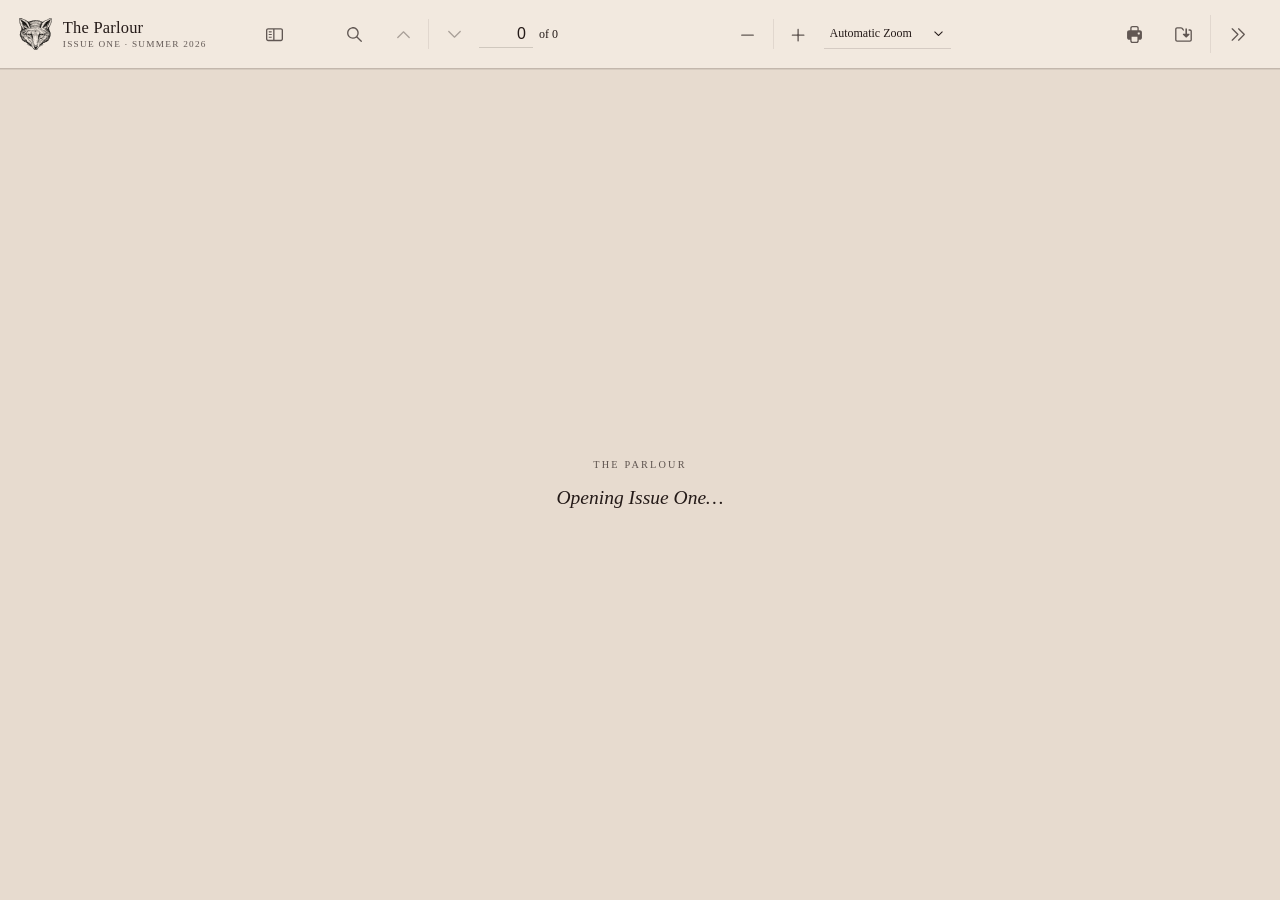
<file: pdfjs/web/viewer.html>
<!doctype html>
<!--
Copyright 2012 Mozilla Foundation

Licensed under the Apache License, Version 2.0 (the "License");
you may not use this file except in compliance with the License.
You may obtain a copy of the License at

    http://www.apache.org/licenses/LICENSE-2.0

Unless required by applicable law or agreed to in writing, software
distributed under the License is distributed on an "AS IS" BASIS,
WITHOUT WARRANTIES OR CONDITIONS OF ANY KIND, either express or implied.
See the License for the specific language governing permissions and
limitations under the License.

Adobe CMap resources are covered by their own copyright but the same license:

    Copyright 1990-2015 Adobe Systems Incorporated.

See https://github.com/adobe-type-tools/cmap-resources
-->
<html dir="ltr" mozdisallowselectionprint>
  <head>
    <meta charset="utf-8" />
    <meta name="viewport" content="width=device-width, initial-scale=1, maximum-scale=1" />
    <meta name="google" content="notranslate" />
    <link rel="icon" type="image/x-icon" href="/images/favicon.ico" />
    <title>The Parlour — Issue One | Walkden House Press</title>

  <meta
      http-equiv="Content-Security-Policy"
      content="default-src 'none'; script-src 'self' 'wasm-unsafe-eval'; worker-src 'self' blob:; style-src 'self'; img-src 'self' blob: data:; media-src blob:; font-src 'self' data:; connect-src * blob: data:; base-uri 'none'; form-action 'none';"
    />

<!-- This snippet is used in production (included from viewer.html) -->
<link rel="resource" type="application/l10n" href="locale/locale.json" />
<script src="../build/pdf.mjs" type="module"></script>

    <link rel="stylesheet" href="viewer.css" />
    <link rel="stylesheet" href="walkden-reader.css" />

  <script src="viewer.mjs" type="module"></script>
  <script src="walkden-reader.mjs" type="module"></script>
  </head>

  <body tabindex="0">
    <div id="outerContainer">
      <span id="viewer-alert" class="visuallyHidden" role="alert"></span>

      <div id="mainContainer">
        <div class="toolbar">
          <div id="toolbarContainer">
            <div id="toolbarViewer" class="toolbarHorizontalGroup">
              <a
                class="whp-reader-brand"
                href="../../the-parlour-issue-one.html"
                aria-label="Return to The Parlour — Issue One"
              >
                <img
                  src="../../images/colophon.svg"
                  alt=""
                />
                <span class="whp-reader-brand-copy">
                  <span class="whp-reader-title">The Parlour</span>
                  <span class="whp-reader-issue">Issue One · Summer 2026</span>
                </span>
              </a>
              <div id="toolbarViewerLeft" class="toolbarHorizontalGroup">
                <button
                  id="viewsManagerToggleButton"
                  class="toolbarButton"
                  type="button"
                  tabindex="0"
                  data-l10n-id="pdfjs-toggle-views-manager-button1"
                  aria-expanded="false"
                  aria-haspopup="true"
                  aria-controls="viewsManager"
                >
                  <span data-l10n-id="pdfjs-toggle-views-manager-button1-label"></span>
                </button>
                <div
                  id="viewsManager"
                  class="menuContainer sidebar"
                  hidden="true"
                  role="dialog"
                  aria-describedby="viewsManagerHeaderLabel"
                  data-l10n-id="pdfjs-views-manager-sidebar"
                >
                  <div id="viewsManagerHeader">
                    <div id="viewsManagerTitle">
                      <div id="viewsManagerSelector">
                        <button
                          class="toolbarButton viewsManagerButton hasPopupMenu"
                          type="button"
                          id="viewsManagerSelectorButton"
                          tabindex="0"
                          data-l10n-id="pdfjs-views-manager-view-selector-button"
                          aria-expanded="false"
                          aria-haspopup="listbox"
                          aria-controls="viewsManagerSelectorOptions"
                        >
                          <span data-l10n-id="pdfjs-views-manager-view-selector-button-label"></span>
                        </button>
                        <menu id="viewsManagerSelectorOptions" role="listbox" class="popupMenu withMark">
                          <button id="thumbnailsViewMenu" role="option" type="button" tabindex="-1">
                            <span data-l10n-id="pdfjs-views-manager-pages-option-label"></span>
                          </button>
                          <button id="outlinesViewMenu" role="option" type="button" tabindex="-1">
                            <span data-l10n-id="pdfjs-views-manager-outlines-option-label"></span>
                          </button>
                          <button id="attachmentsViewMenu" role="option" type="button" tabindex="-1">
                            <span data-l10n-id="pdfjs-views-manager-attachments-option-label"></span>
                          </button>
                          <button id="layersViewMenu" role="option" type="button" tabindex="-1">
                            <span data-l10n-id="pdfjs-views-manager-layers-option-label"></span>
                          </button>
                        </menu>
                      </div>
                      <span id="viewsManagerHeaderLabel" class="viewsManagerLabel" role="heading" aria-level="2"></span>
                      <button
                        id="viewsManagerAddFileButton"
                        class="toolbarButton viewsManagerButton"
                        type="button"
                        tabindex="0"
                        data-l10n-id="pdfjs-views-manager-add-file-button"
                        hidden="true"
                      >
                        <span data-l10n-id="pdfjs-views-manager-add-file-button-label"></span>
                        <input id="viewsManagerAddFilePicker" type="file" accept="application/pdf,image/*" multiple />
                      </button>
                      <button
                        id="viewsManagerCurrentOutlineButton"
                        class="toolbarButton viewsManagerButton"
                        type="button"
                        tabindex="0"
                        data-l10n-id="pdfjs-current-outline-item-button"
                        hidden="true"
                      >
                        <span data-l10n-id="pdfjs-current-outline-item-button-label"></span>
                      </button>
                    </div>
                    <div id="viewsManagerStatus">
                      <div id="viewsManagerStatusAction">
                        <span id="viewsManagerStatusActionLabelContainer" class="viewsManagerStatusLabel">
                          <button
                            id="viewsManagerStatusActionDeselectButton"
                            class="hidden"
                            type="button"
                            tabindex="0"
                            role="checkbox"
                            aria-checked="true"
                            aria-labelledby="viewsManagerStatusActionLabel"
                          ></button>
                          <span
                            id="viewsManagerStatusActionLabel"
                            class="viewsManagerStatusLabel"
                            data-l10n-id="pdfjs-views-manager-pages-status-none-action-label"
                          ></span>
                        </span>
                        <div id="actionSelector">
                          <button
                            id="viewsManagerStatusActionButton"
                            class="viewsManagerButton hasPopupMenu"
                            type="button"
                            tabindex="0"
                            aria-haspopup="menu"
                            aria-controls="viewsManagerStatusActionOptions"
                            aria-expanded="false"
                          >
                            <span data-l10n-id="pdfjs-views-manager-pages-status-action-button-label"></span>
                          </button>
                          <menu id="viewsManagerStatusActionOptions" class="popupMenu">
                            <button id="viewsManagerStatusActionCopy" class="noIcon" role="menuitem" type="button" tabindex="-1" disabled>
                              <span data-l10n-id="pdfjs-views-manager-pages-status-copy-button-label"></span>
                            </button>
                            <button id="viewsManagerStatusActionCut" class="noIcon" role="menuitem" type="button" tabindex="-1" disabled>
                              <span data-l10n-id="pdfjs-views-manager-pages-status-cut-button-label"></span>
                            </button>
                            <button id="viewsManagerStatusActionDelete" class="noIcon" role="menuitem" type="button" tabindex="-1" disabled>
                              <span data-l10n-id="pdfjs-views-manager-pages-status-delete-button-label"></span>
                            </button>
                            <button id="viewsManagerStatusActionExport" class="noIcon" role="menuitem" type="button" tabindex="-1" disabled>
                              <span data-l10n-id="pdfjs-views-manager-pages-status-export-selected-button-label"></span>
                            </button>
                          </menu>
                        </div>
                      </div>
                      <div id="viewsManagerStatusUndo" class="hidden">
                        <span id="viewsManagerStatusUndoLabel" class="viewsManagerStatusLabel"></span>
                        <div>
                          <button id="viewsManagerStatusUndoButton" class="viewsManagerButton" type="button" tabindex="0">
                            <span data-l10n-id="pdfjs-views-manager-status-undo-button-label"></span>
                          </button>
                          <button
                            id="viewsManagerStatusUndoCloseButton"
                            class="toolbarButton viewsManagerButton viewsCloseButton"
                            type="button"
                            tabindex="0"
                            data-l10n-id="pdfjs-views-manager-status-close-button"
                          >
                            <span data-l10n-id="pdfjs-views-manager-status-close-button-label"></span>
                          </button>
                        </div>
                      </div>
                      <div id="viewsManagerStatusWarning" class="hidden">
                        <span id="viewsManagerStatusWarningLabel" class="viewsManagerStatusLabel"></span>
                        <button
                          id="viewsManagerStatusWarningCloseButton"
                          class="toolbarButton viewsManagerButton viewsCloseButton"
                          type="button"
                          tabindex="0"
                          data-l10n-id="pdfjs-views-manager-status-close-button"
                        >
                          <span data-l10n-id="pdfjs-views-manager-status-close-button-label"></span>
                        </button>
                      </div>
                      <div id="viewsManagerStatusWaiting" class="hidden">
                        <span id="viewsManagerStatusWaitingLabel" class="viewsManagerStatusLabel"></span>
                        <button
                          id="viewsManagerStatusWaitingCloseButton"
                          class="toolbarButton viewsManagerButton viewsCloseButton"
                          type="button"
                          tabindex="0"
                          data-l10n-id="pdfjs-views-manager-status-close-button"
                        >
                          <span data-l10n-id="pdfjs-views-manager-status-close-button-label"></span>
                        </button>
                      </div>
                    </div>
                  </div>
                  <div id="viewsManagerContent" tabindex="-1">
                    <div id="thumbnailsView" class="thumbnailsView hidden" tabindex="-1"></div>
                    <div id="outlinesView" class="treeView hidden"></div>
                    <div id="attachmentsView" class="hidden"></div>
                    <div id="layersView" class="treeView hidden"></div>
                  </div>
                  <div
                    id="viewsManagerResizer"
                    class="sidebarResizer"
                    role="separator"
                    aria-controls="viewsManager"
                    tabindex="0"
                    data-l10n-id="pdfjs-views-manager-sidebar-resizer"
                  ></div>
                </div>
                <!-- sidebarContainer -->

                <div class="toolbarButtonSpacer"></div>
                <div class="toolbarButtonWithContainer">
                  <button
                    id="viewFindButton"
                    class="toolbarButton"
                    type="button"
                    tabindex="0"
                    data-l10n-id="pdfjs-findbar-button"
                    aria-expanded="false"
                    aria-controls="findbar"
                  >
                    <span data-l10n-id="pdfjs-findbar-button-label"></span>
                  </button>
                  <div class="hidden doorHanger toolbarHorizontalGroup" id="findbar">
                    <div id="findInputContainer" class="toolbarHorizontalGroup">
                      <span class="loadingInput end toolbarHorizontalGroup">
                        <input id="findInput" class="toolbarField" tabindex="0" data-l10n-id="pdfjs-find-input" aria-invalid="false" />
                      </span>
                      <div class="toolbarHorizontalGroup">
                        <button id="findPreviousButton" class="toolbarButton" type="button" tabindex="0" data-l10n-id="pdfjs-find-previous-button">
                          <span data-l10n-id="pdfjs-find-previous-button-label"></span>
                        </button>
                        <div class="splitToolbarButtonSeparator"></div>
                        <button id="findNextButton" class="toolbarButton" type="button" tabindex="0" data-l10n-id="pdfjs-find-next-button">
                          <span data-l10n-id="pdfjs-find-next-button-label"></span>
                        </button>
                      </div>
                    </div>

                    <div id="findbarOptionsOneContainer" class="toolbarHorizontalGroup">
                      <div class="toggleButton toolbarLabel">
                        <input type="checkbox" id="findHighlightAll" tabindex="0" />
                        <label for="findHighlightAll" data-l10n-id="pdfjs-find-highlight-checkbox"></label>
                      </div>
                      <div class="toggleButton toolbarLabel">
                        <input type="checkbox" id="findMatchCase" tabindex="0" />
                        <label for="findMatchCase" data-l10n-id="pdfjs-find-match-case-checkbox-label"></label>
                      </div>
                    </div>
                    <div id="findbarOptionsTwoContainer" class="toolbarHorizontalGroup">
                      <div class="toggleButton toolbarLabel">
                        <input type="checkbox" id="findMatchDiacritics" tabindex="0" />
                        <label for="findMatchDiacritics" data-l10n-id="pdfjs-find-match-diacritics-checkbox-label"></label>
                      </div>
                      <div class="toggleButton toolbarLabel">
                        <input type="checkbox" id="findEntireWord" tabindex="0" />
                        <label for="findEntireWord" data-l10n-id="pdfjs-find-entire-word-checkbox-label"></label>
                      </div>
                    </div>

                    <div id="findbarMessageContainer" class="toolbarHorizontalGroup" aria-live="polite">
                      <span id="findResultsCount" class="toolbarLabel"></span>
                      <span id="findMsg" class="toolbarLabel"></span>
                    </div>
                  </div>
                  <!-- findbar -->
                </div>
                <div class="toolbarHorizontalGroup hiddenSmallView">
                  <button class="toolbarButton" type="button" id="previous" tabindex="0" data-l10n-id="pdfjs-previous-button">
                    <span data-l10n-id="pdfjs-previous-button-label"></span>
                  </button>
                  <div class="splitToolbarButtonSeparator"></div>
                  <button class="toolbarButton" type="button" id="next" tabindex="0" data-l10n-id="pdfjs-next-button">
                    <span data-l10n-id="pdfjs-next-button-label"></span>
                  </button>
                </div>
                <div class="toolbarHorizontalGroup">
                  <span class="loadingInput start toolbarHorizontalGroup">
                    <input
                      type="number"
                      id="pageNumber"
                      class="toolbarField"
                      value="1"
                      min="1"
                      tabindex="0"
                      data-l10n-id="pdfjs-page-input"
                      autocomplete="off"
                    />
                  </span>
                  <span id="numPages" class="toolbarLabel"></span>
                </div>
              </div>
              <div id="toolbarViewerMiddle" class="toolbarHorizontalGroup">
                <div class="toolbarHorizontalGroup">
                  <button id="zoomOutButton" class="toolbarButton" type="button" tabindex="0" data-l10n-id="pdfjs-zoom-out-button">
                    <span data-l10n-id="pdfjs-zoom-out-button-label"></span>
                  </button>
                  <div class="splitToolbarButtonSeparator"></div>
                  <button id="zoomInButton" class="toolbarButton" type="button" tabindex="0" data-l10n-id="pdfjs-zoom-in-button">
                    <span data-l10n-id="pdfjs-zoom-in-button-label"></span>
                  </button>
                </div>
                <span id="scaleSelectContainer" class="dropdownToolbarButton">
                  <select id="scaleSelect" tabindex="0" data-l10n-id="pdfjs-zoom-select">
                    <option id="pageAutoOption" value="auto" selected="selected" data-l10n-id="pdfjs-page-scale-auto"></option>
                    <option id="pageActualOption" value="page-actual" data-l10n-id="pdfjs-page-scale-actual"></option>
                    <option id="pageFitOption" value="page-fit" data-l10n-id="pdfjs-page-scale-fit"></option>
                    <option id="pageWidthOption" value="page-width" data-l10n-id="pdfjs-page-scale-width"></option>
                    <option
                      id="customScaleOption"
                      value="custom"
                      disabled="disabled"
                      hidden="true"
                      data-l10n-id="pdfjs-page-scale-percent"
                      data-l10n-args='{ "scale": 0 }'
                    ></option>
                    <option value="0.5" data-l10n-id="pdfjs-page-scale-percent" data-l10n-args='{ "scale": 50 }'></option>
                    <option value="0.75" data-l10n-id="pdfjs-page-scale-percent" data-l10n-args='{ "scale": 75 }'></option>
                    <option value="1" data-l10n-id="pdfjs-page-scale-percent" data-l10n-args='{ "scale": 100 }'></option>
                    <option value="1.25" data-l10n-id="pdfjs-page-scale-percent" data-l10n-args='{ "scale": 125 }'></option>
                    <option value="1.5" data-l10n-id="pdfjs-page-scale-percent" data-l10n-args='{ "scale": 150 }'></option>
                    <option value="2" data-l10n-id="pdfjs-page-scale-percent" data-l10n-args='{ "scale": 200 }'></option>
                    <option value="3" data-l10n-id="pdfjs-page-scale-percent" data-l10n-args='{ "scale": 300 }'></option>
                    <option value="4" data-l10n-id="pdfjs-page-scale-percent" data-l10n-args='{ "scale": 400 }'></option>
                  </select>
                </span>
              </div>
              <div id="toolbarViewerRight" class="toolbarHorizontalGroup">
                <div id="editorModeButtons" class="toolbarHorizontalGroup">
                  <div id="signatureProperties" class="toolbarButtonWithContainer" hidden="true">
                    <button
                      id="signaturePropertiesButton"
                      class="toolbarButton"
                      type="button"
                      tabindex="0"
                      aria-expanded="false"
                      aria-haspopup="true"
                      aria-controls="signaturePropertiesPanel"
                      data-l10n-id="pdfjs-digital-signature-properties-button"
                    >
                      <span data-l10n-id="pdfjs-digital-signature-properties-button-label"></span>
                    </button>
                    <div class="editorParamsToolbar hidden doorHangerRight" id="signaturePropertiesPanel" role="region">
                      <div id="signaturePropertiesContainer" class="signaturePropertiesContainer">
                        <div id="signaturePropertiesBanner" class="sigBanner" hidden="true" role="status"></div>
                        <ul id="signaturePropertiesList" class="signaturePropertiesList" tabindex="-1"></ul>
                      </div>
                    </div>
                  </div>
                  <div id="signaturePropertiesSeparator" class="verticalToolbarSeparator" hidden="true"></div>
                  <div id="editorComment" class="toolbarButtonWithContainer" hidden="true">
                    <button
                      id="editorCommentButton"
                      class="toolbarButton"
                      type="button"
                      tabindex="0"
                      disabled="disabled"
                      aria-expanded="false"
                      aria-haspopup="true"
                      aria-controls="editorCommentParamsToolbar"
                      data-l10n-id="pdfjs-editor-comment-button"
                    >
                      <span data-l10n-id="pdfjs-editor-comment-button-label"></span>
                    </button>
                    <div class="editorParamsToolbar hidden menu" id="editorCommentParamsToolbar">
                      <div id="editorCommentsSidebar" class="menuContainer comment sidebar" role="landmark" aria-labelledby="editorCommentsSidebarHeader">
                        <div id="editorCommentsSidebarResizer" class="sidebarResizer" role="separator" aria-controls="editorCommentsSidebar" tabindex="0"></div>
                        <div id="editorCommentsSidebarHeader" role="heading" aria-level="2">
                          <span class="commentCount">
                            <span id="editorCommentsSidebarTitle" data-l10n-id="pdfjs-editor-comments-sidebar-title" data-l10n-args='{ "count": 0 }'></span>
                            <span id="editorCommentsSidebarCount"></span>
                          </span>
                          <button id="editorCommentsSidebarCloseButton" type="button" tabindex="0" data-l10n-id="pdfjs-editor-comments-sidebar-close-button">
                            <span data-l10n-id="pdfjs-editor-comments-sidebar-close-button-label"></span>
                          </button>
                        </div>
                        <div id="editorCommentsSidebarListContainer" tabindex="-1">
                          <ul id="editorCommentsSidebarList"></ul>
                        </div>
                      </div>
                    </div>
                  </div>
                  <div id="editorSignature" class="toolbarButtonWithContainer" hidden="true">
                    <button
                      id="editorSignatureButton"
                      class="toolbarButton"
                      type="button"
                      tabindex="0"
                      disabled="disabled"
                      aria-expanded="false"
                      aria-haspopup="true"
                      aria-controls="editorSignatureParamsToolbar"
                      data-l10n-id="pdfjs-editor-signature-button"
                    >
                      <span data-l10n-id="pdfjs-editor-signature-button-label"></span>
                    </button>
                    <div class="editorParamsToolbar hidden doorHangerRight menu" id="editorSignatureParamsToolbar">
                      <div id="addSignatureDoorHanger" class="menuContainer" role="region" data-l10n-id="pdfjs-editor-add-signature-container">
                        <button
                          id="editorSignatureAddSignature"
                          class="toolbarButton labeled"
                          type="button"
                          tabindex="0"
                          data-l10n-id="pdfjs-editor-signature-add-signature-button"
                        >
                          <span data-l10n-id="pdfjs-editor-signature-add-signature-button-label" class="editorParamsLabel"></span>
                        </button>
                      </div>
                    </div>
                  </div>
                  <div id="editorHighlight" class="toolbarButtonWithContainer">
                    <button
                      id="editorHighlightButton"
                      class="toolbarButton"
                      type="button"
                      disabled="disabled"
                      aria-expanded="false"
                      aria-haspopup="true"
                      aria-controls="editorHighlightParamsToolbar"
                      tabindex="0"
                      data-l10n-id="pdfjs-editor-highlight-button"
                    >
                      <span data-l10n-id="pdfjs-editor-highlight-button-label"></span>
                    </button>
                    <div class="editorParamsToolbar hidden doorHangerRight" id="editorHighlightParamsToolbar">
                      <div id="highlightParamsToolbarContainer" class="editorParamsToolbarContainer">
                        <div id="editorHighlightColorPicker" class="colorPicker">
                          <span id="highlightColorPickerLabel" class="editorParamsLabel" data-l10n-id="pdfjs-editor-highlight-colorpicker-label"></span>
                        </div>
                        <div id="editorHighlightThickness">
                          <label
                            for="editorFreeHighlightThickness"
                            class="editorParamsLabel"
                            data-l10n-id="pdfjs-editor-free-highlight-thickness-input"
                          ></label>
                          <div class="thicknessPicker">
                            <input
                              type="range"
                              id="editorFreeHighlightThickness"
                              class="editorParamsSlider"
                              data-l10n-id="pdfjs-editor-free-highlight-thickness-title"
                              value="12"
                              min="8"
                              max="24"
                              step="1"
                              tabindex="0"
                            />
                          </div>
                        </div>
                        <div id="editorHighlightVisibility">
                          <div class="divider"></div>
                          <div class="toggler">
                            <label for="editorHighlightShowAll" class="editorParamsLabel" data-l10n-id="pdfjs-editor-highlight-show-all-button-label"></label>
                            <button
                              id="editorHighlightShowAll"
                              class="toggle-button"
                              type="button"
                              data-l10n-id="pdfjs-editor-highlight-show-all-button"
                              aria-pressed="true"
                              tabindex="0"
                            ></button>
                          </div>
                        </div>
                      </div>
                    </div>
                  </div>
                  <div id="editorFreeText" class="toolbarButtonWithContainer">
                    <button
                      id="editorFreeTextButton"
                      class="toolbarButton"
                      type="button"
                      disabled="disabled"
                      aria-expanded="false"
                      aria-haspopup="true"
                      aria-controls="editorFreeTextParamsToolbar"
                      tabindex="0"
                      data-l10n-id="pdfjs-editor-free-text-button"
                    >
                      <span data-l10n-id="pdfjs-editor-free-text-button-label"></span>
                    </button>
                    <div class="editorParamsToolbar hidden doorHangerRight" id="editorFreeTextParamsToolbar">
                      <div class="editorParamsToolbarContainer">
                        <div class="editorParamsSetter">
                          <label for="editorFreeTextColor" class="editorParamsLabel" data-l10n-id="pdfjs-editor-free-text-color-input"></label>
                          <input type="color" id="editorFreeTextColor" class="editorParamsColor" tabindex="0" />
                        </div>
                        <div class="editorParamsSetter">
                          <label for="editorFreeTextFontSize" class="editorParamsLabel" data-l10n-id="pdfjs-editor-free-text-size-input"></label>
                          <input type="range" id="editorFreeTextFontSize" class="editorParamsSlider" value="10" min="5" max="100" step="1" tabindex="0" />
                        </div>
                      </div>
                    </div>
                  </div>
                  <div id="editorInk" class="toolbarButtonWithContainer">
                    <button
                      id="editorInkButton"
                      class="toolbarButton"
                      type="button"
                      disabled="disabled"
                      aria-expanded="false"
                      aria-haspopup="true"
                      aria-controls="editorInkParamsToolbar"
                      tabindex="0"
                      data-l10n-id="pdfjs-editor-ink-button"
                    >
                      <span data-l10n-id="pdfjs-editor-ink-button-label"></span>
                    </button>
                    <div class="editorParamsToolbar hidden doorHangerRight" id="editorInkParamsToolbar">
                      <div class="editorParamsToolbarContainer">
                        <div class="editorParamsSetter">
                          <label for="editorInkColor" class="editorParamsLabel" data-l10n-id="pdfjs-editor-ink-color-input"></label>
                          <input type="color" id="editorInkColor" class="editorParamsColor" tabindex="0" />
                        </div>
                        <div class="editorParamsSetter">
                          <label for="editorInkThickness" class="editorParamsLabel" data-l10n-id="pdfjs-editor-ink-thickness-input"></label>
                          <input type="range" id="editorInkThickness" class="editorParamsSlider" value="1" min="1" max="20" step="1" tabindex="0" />
                        </div>
                        <div class="editorParamsSetter">
                          <label for="editorInkOpacity" class="editorParamsLabel" data-l10n-id="pdfjs-editor-ink-opacity-input"></label>
                          <input type="range" id="editorInkOpacity" class="editorParamsSlider" value="1" min="0.05" max="1" step="0.05" tabindex="0" />
                        </div>
                      </div>
                    </div>
                  </div>
                  <div id="editorStamp" class="toolbarButtonWithContainer">
                    <button
                      id="editorStampButton"
                      class="toolbarButton"
                      type="button"
                      disabled="disabled"
                      aria-expanded="false"
                      aria-haspopup="true"
                      aria-controls="editorStampParamsToolbar"
                      tabindex="0"
                      data-l10n-id="pdfjs-editor-stamp-button"
                    >
                      <span data-l10n-id="pdfjs-editor-stamp-button-label"></span>
                    </button>
                    <div class="editorParamsToolbar hidden doorHangerRight menu" id="editorStampParamsToolbar">
                      <div class="menuContainer">
                        <button
                          id="editorStampAddImage"
                          class="toolbarButton labeled"
                          type="button"
                          tabindex="0"
                          data-l10n-id="pdfjs-editor-stamp-add-image-button"
                        >
                          <span class="editorParamsLabel" data-l10n-id="pdfjs-editor-stamp-add-image-button-label"></span>
                        </button>
                      </div>
                    </div>
                  </div>
                </div>

                <div id="editorModeSeparator" class="verticalToolbarSeparator"></div>

                <div class="toolbarHorizontalGroup hiddenMediumView">
                  <button id="printButton" class="toolbarButton" type="button" tabindex="0" data-l10n-id="pdfjs-print-button">
                    <span data-l10n-id="pdfjs-print-button-label"></span>
                  </button>

                  <button id="downloadButton" class="toolbarButton" type="button" tabindex="0" data-l10n-id="pdfjs-save-button">
                    <span data-l10n-id="pdfjs-save-button-label"></span>
                  </button>
                </div>

                <div class="verticalToolbarSeparator hiddenMediumView"></div>

                <div id="secondaryToolbarToggle" class="toolbarButtonWithContainer">
                  <button
                    id="secondaryToolbarToggleButton"
                    class="toolbarButton"
                    type="button"
                    tabindex="0"
                    data-l10n-id="pdfjs-tools-button"
                    aria-expanded="false"
                    aria-haspopup="true"
                    aria-controls="secondaryToolbar"
                  >
                    <span data-l10n-id="pdfjs-tools-button-label"></span>
                  </button>
                  <div id="secondaryToolbar" class="hidden doorHangerRight menu">
                    <div id="secondaryToolbarButtonContainer" class="menuContainer">
                      <button id="secondaryOpenFile" class="toolbarButton labeled" type="button" tabindex="0" data-l10n-id="pdfjs-open-file-button">
                        <span data-l10n-id="pdfjs-open-file-button-label"></span>
                      </button>

                      <div class="visibleMediumView">
                        <button id="secondaryPrint" class="toolbarButton labeled" type="button" tabindex="0" data-l10n-id="pdfjs-print-button">
                          <span data-l10n-id="pdfjs-print-button-label"></span>
                        </button>

                        <button id="secondaryDownload" class="toolbarButton labeled" type="button" tabindex="0" data-l10n-id="pdfjs-save-button">
                          <span data-l10n-id="pdfjs-save-button-label"></span>
                        </button>

                      </div>

                      <div class="horizontalToolbarSeparator"></div>

                      <button id="presentationMode" class="toolbarButton labeled" type="button" tabindex="0" data-l10n-id="pdfjs-presentation-mode-button">
                        <span data-l10n-id="pdfjs-presentation-mode-button-label"></span>
                      </button>

                      <a href="#" id="viewBookmark" class="toolbarButton labeled" tabindex="0" data-l10n-id="pdfjs-bookmark-button">
                        <span data-l10n-id="pdfjs-bookmark-button-label"></span>
                      </a>

                      <div id="viewBookmarkSeparator" class="horizontalToolbarSeparator"></div>

                      <button id="firstPage" class="toolbarButton labeled" type="button" tabindex="0" data-l10n-id="pdfjs-first-page-button">
                        <span data-l10n-id="pdfjs-first-page-button-label"></span>
                      </button>
                      <button id="lastPage" class="toolbarButton labeled" type="button" tabindex="0" data-l10n-id="pdfjs-last-page-button">
                        <span data-l10n-id="pdfjs-last-page-button-label"></span>
                      </button>

                      <div class="horizontalToolbarSeparator"></div>

                      <button id="pageRotateCw" class="toolbarButton labeled" type="button" tabindex="0" data-l10n-id="pdfjs-page-rotate-cw-button">
                        <span data-l10n-id="pdfjs-page-rotate-cw-button-label"></span>
                      </button>
                      <button id="pageRotateCcw" class="toolbarButton labeled" type="button" tabindex="0" data-l10n-id="pdfjs-page-rotate-ccw-button">
                        <span data-l10n-id="pdfjs-page-rotate-ccw-button-label"></span>
                      </button>

                      <div class="horizontalToolbarSeparator"></div>

                      <div id="cursorToolButtons" role="radiogroup">
                        <button
                          id="cursorSelectTool"
                          class="toolbarButton labeled toggled"
                          type="button"
                          tabindex="0"
                          data-l10n-id="pdfjs-cursor-text-select-tool-button"
                          role="radio"
                          aria-checked="true"
                        >
                          <span data-l10n-id="pdfjs-cursor-text-select-tool-button-label"></span>
                        </button>
                        <button
                          id="cursorHandTool"
                          class="toolbarButton labeled"
                          type="button"
                          tabindex="0"
                          data-l10n-id="pdfjs-cursor-hand-tool-button"
                          role="radio"
                          aria-checked="false"
                        >
                          <span data-l10n-id="pdfjs-cursor-hand-tool-button-label"></span>
                        </button>
                      </div>

                      <div class="horizontalToolbarSeparator"></div>

                      <div id="scrollModeButtons" role="radiogroup">
                        <button
                          id="scrollPage"
                          class="toolbarButton labeled"
                          type="button"
                          tabindex="0"
                          data-l10n-id="pdfjs-scroll-page-button"
                          role="radio"
                          aria-checked="false"
                        >
                          <span data-l10n-id="pdfjs-scroll-page-button-label"></span>
                        </button>
                        <button
                          id="scrollVertical"
                          class="toolbarButton labeled toggled"
                          type="button"
                          tabindex="0"
                          data-l10n-id="pdfjs-scroll-vertical-button"
                          role="radio"
                          aria-checked="true"
                        >
                          <span data-l10n-id="pdfjs-scroll-vertical-button-label"></span>
                        </button>
                        <button
                          id="scrollHorizontal"
                          class="toolbarButton labeled"
                          type="button"
                          tabindex="0"
                          data-l10n-id="pdfjs-scroll-horizontal-button"
                          role="radio"
                          aria-checked="false"
                        >
                          <span data-l10n-id="pdfjs-scroll-horizontal-button-label"></span>
                        </button>
                        <button
                          id="scrollWrapped"
                          class="toolbarButton labeled"
                          type="button"
                          tabindex="0"
                          data-l10n-id="pdfjs-scroll-wrapped-button"
                          role="radio"
                          aria-checked="false"
                        >
                          <span data-l10n-id="pdfjs-scroll-wrapped-button-label"></span>
                        </button>
                      </div>

                      <div class="horizontalToolbarSeparator"></div>

                      <div id="spreadModeButtons" role="radiogroup">
                        <button
                          id="spreadNone"
                          class="toolbarButton labeled toggled"
                          type="button"
                          tabindex="0"
                          data-l10n-id="pdfjs-spread-none-button"
                          role="radio"
                          aria-checked="true"
                        >
                          <span data-l10n-id="pdfjs-spread-none-button-label"></span>
                        </button>
                        <button
                          id="spreadOdd"
                          class="toolbarButton labeled"
                          type="button"
                          tabindex="0"
                          data-l10n-id="pdfjs-spread-odd-button"
                          role="radio"
                          aria-checked="false"
                        >
                          <span data-l10n-id="pdfjs-spread-odd-button-label"></span>
                        </button>
                        <button
                          id="spreadEven"
                          class="toolbarButton labeled"
                          type="button"
                          tabindex="0"
                          data-l10n-id="pdfjs-spread-even-button"
                          role="radio"
                          aria-checked="false"
                        >
                          <span data-l10n-id="pdfjs-spread-even-button-label"></span>
                        </button>
                      </div>

                      <div id="imageAltTextSettingsSeparator" class="horizontalToolbarSeparator hidden"></div>
                      <button
                        id="imageAltTextSettings"
                        type="button"
                        class="toolbarButton labeled hidden"
                        tabindex="0"
                        data-l10n-id="pdfjs-image-alt-text-settings-button"
                        aria-controls="altTextSettingsDialog"
                      >
                        <span data-l10n-id="pdfjs-image-alt-text-settings-button-label"></span>
                      </button>

                      <div class="horizontalToolbarSeparator"></div>

                      <button
                        id="documentProperties"
                        class="toolbarButton labeled"
                        type="button"
                        tabindex="0"
                        data-l10n-id="pdfjs-document-properties-button"
                        aria-controls="documentPropertiesDialog"
                      >
                        <span data-l10n-id="pdfjs-document-properties-button-label"></span>
                      </button>
                    </div>
                  </div>
                  <!-- secondaryToolbar -->
                </div>
              </div>
            </div>
            <div id="loadingBar">
              <div class="progress">
                <div class="glimmer"></div>
              </div>
            </div>
          </div>
        </div>

        <div id="whpReaderLoading" role="status" aria-live="polite">
          <span class="whp-loading-kicker">The Parlour</span>
          <span class="whp-loading-title">Opening Issue One…</span>
        </div>

        <div id="viewerContainer" tabindex="0">
          <div id="viewer" class="pdfViewer"></div>
        </div>
      </div>
      <!-- mainContainer -->

      <div id="dialogContainer">
        <dialog id="passwordDialog">
          <div class="row">
            <label for="password" id="passwordText" data-l10n-id="pdfjs-password-label"></label>
          </div>
          <div class="row">
            <input type="password" id="password" class="toolbarField" />
          </div>
          <div class="buttonRow">
            <button id="passwordCancel" class="dialogButton" type="button"><span data-l10n-id="pdfjs-password-cancel-button"></span></button>
            <button id="passwordSubmit" class="dialogButton" type="button"><span data-l10n-id="pdfjs-password-ok-button"></span></button>
          </div>
        </dialog>
        <dialog id="documentPropertiesDialog">
          <div class="row">
            <span id="fileNameLabel" data-l10n-id="pdfjs-document-properties-file-name"></span>
            <p id="fileNameField" aria-labelledby="fileNameLabel">-</p>
          </div>
          <div class="row">
            <span id="fileSizeLabel" data-l10n-id="pdfjs-document-properties-file-size"></span>
            <p id="fileSizeField" aria-labelledby="fileSizeLabel">-</p>
          </div>
          <div class="separator"></div>
          <div class="row">
            <span id="titleLabel" data-l10n-id="pdfjs-document-properties-title"></span>
            <p id="titleField" aria-labelledby="titleLabel">-</p>
          </div>
          <div class="row">
            <span id="authorLabel" data-l10n-id="pdfjs-document-properties-author"></span>
            <p id="authorField" aria-labelledby="authorLabel">-</p>
          </div>
          <div class="row">
            <span id="subjectLabel" data-l10n-id="pdfjs-document-properties-subject"></span>
            <p id="subjectField" aria-labelledby="subjectLabel">-</p>
          </div>
          <div class="row">
            <span id="keywordsLabel" data-l10n-id="pdfjs-document-properties-keywords"></span>
            <p id="keywordsField" aria-labelledby="keywordsLabel">-</p>
          </div>
          <div class="row">
            <span id="creationDateLabel" data-l10n-id="pdfjs-document-properties-creation-date"></span>
            <p id="creationDateField" aria-labelledby="creationDateLabel">-</p>
          </div>
          <div class="row">
            <span id="modificationDateLabel" data-l10n-id="pdfjs-document-properties-modification-date"></span>
            <p id="modificationDateField" aria-labelledby="modificationDateLabel">-</p>
          </div>
          <div class="row">
            <span id="creatorLabel" data-l10n-id="pdfjs-document-properties-creator"></span>
            <p id="creatorField" aria-labelledby="creatorLabel">-</p>
          </div>
          <div class="separator"></div>
          <div class="row">
            <span id="producerLabel" data-l10n-id="pdfjs-document-properties-producer"></span>
            <p id="producerField" aria-labelledby="producerLabel">-</p>
          </div>
          <div class="row">
            <span id="versionLabel" data-l10n-id="pdfjs-document-properties-version"></span>
            <p id="versionField" aria-labelledby="versionLabel">-</p>
          </div>
          <div class="row">
            <span id="pageCountLabel" data-l10n-id="pdfjs-document-properties-page-count"></span>
            <p id="pageCountField" aria-labelledby="pageCountLabel">-</p>
          </div>
          <div class="row">
            <span id="pageSizeLabel" data-l10n-id="pdfjs-document-properties-page-size"></span>
            <p id="pageSizeField" aria-labelledby="pageSizeLabel">-</p>
          </div>
          <div class="separator"></div>
          <div class="row">
            <span id="linearizedLabel" data-l10n-id="pdfjs-document-properties-linearized"></span>
            <p id="linearizedField" aria-labelledby="linearizedLabel">-</p>
          </div>
          <div class="buttonRow">
            <button id="documentPropertiesClose" class="dialogButton" type="button"><span data-l10n-id="pdfjs-document-properties-close-button"></span></button>
          </div>
        </dialog>
        <dialog class="dialog altText" id="altTextDialog" aria-labelledby="dialogLabel" aria-describedby="dialogDescription">
          <div id="altTextContainer" class="mainContainer">
            <div id="overallDescription">
              <span id="dialogLabel" data-l10n-id="pdfjs-editor-alt-text-dialog-label" class="title"></span>
              <span id="dialogDescription" data-l10n-id="pdfjs-editor-alt-text-dialog-description"></span>
            </div>
            <div id="addDescription">
              <div class="radio">
                <div class="radioButton">
                  <input type="radio" id="descriptionButton" name="altTextOption" tabindex="0" aria-describedby="descriptionAreaLabel" checked />
                  <label for="descriptionButton" data-l10n-id="pdfjs-editor-alt-text-add-description-label"></label>
                </div>
                <div class="radioLabel">
                  <span id="descriptionAreaLabel" data-l10n-id="pdfjs-editor-alt-text-add-description-description"></span>
                </div>
              </div>
              <div class="descriptionArea">
                <textarea id="descriptionTextarea" aria-labelledby="descriptionAreaLabel" data-l10n-id="pdfjs-editor-alt-text-textarea" tabindex="0"></textarea>
              </div>
            </div>
            <div id="markAsDecorative">
              <div class="radio">
                <div class="radioButton">
                  <input type="radio" id="decorativeButton" name="altTextOption" aria-describedby="decorativeLabel" />
                  <label for="decorativeButton" data-l10n-id="pdfjs-editor-alt-text-mark-decorative-label"></label>
                </div>
                <div class="radioLabel">
                  <span id="decorativeLabel" data-l10n-id="pdfjs-editor-alt-text-mark-decorative-description"></span>
                </div>
              </div>
            </div>
            <div id="buttons">
              <button id="altTextCancel" class="secondaryButton" type="button" tabindex="0">
                <span data-l10n-id="pdfjs-editor-alt-text-cancel-button"></span>
              </button>
              <button id="altTextSave" class="primaryButton" type="button" tabindex="0"><span data-l10n-id="pdfjs-editor-alt-text-save-button"></span></button>
            </div>
          </div>
        </dialog>
        <dialog class="dialog newAltText" id="newAltTextDialog" aria-labelledby="newAltTextTitle" aria-describedby="newAltTextDescription" tabindex="0">
          <div id="newAltTextContainer" class="mainContainer">
            <div class="title">
              <span id="newAltTextTitle" data-l10n-id="pdfjs-editor-new-alt-text-dialog-edit-label" role="sectionhead" tabindex="0"></span>
            </div>
            <div id="mainContent">
              <div id="descriptionAndSettings">
                <div id="descriptionInstruction">
                  <div id="newAltTextDescriptionContainer">
                    <div class="altTextSpinner" role="status" aria-live="polite"></div>
                    <textarea
                      id="newAltTextDescriptionTextarea"
                      aria-labelledby="descriptionAreaLabel"
                      data-l10n-id="pdfjs-editor-new-alt-text-textarea"
                      tabindex="0"
                    ></textarea>
                  </div>
                  <span id="newAltTextDescription" role="note" data-l10n-id="pdfjs-editor-new-alt-text-description"></span>
                  <div id="newAltTextDisclaimer" role="note">
                    <div>
                      <span data-l10n-id="pdfjs-editor-new-alt-text-disclaimer1"></span>
                      <a
                        href="https://support.mozilla.org/en-US/kb/pdf-alt-text"
                        target="_blank"
                        rel="noopener noreferrer"
                        id="newAltTextLearnMore"
                        data-l10n-id="pdfjs-editor-new-alt-text-disclaimer-learn-more-url"
                        tabindex="0"
                      ></a>
                    </div>
                  </div>
                </div>
                <div id="newAltTextCreateAutomatically" class="toggler">
                  <button id="newAltTextCreateAutomaticallyButton" class="toggle-button" type="button" aria-pressed="true" tabindex="0"></button>
                  <label
                    for="newAltTextCreateAutomaticallyButton"
                    class="togglerLabel"
                    data-l10n-id="pdfjs-editor-new-alt-text-create-automatically-button-label"
                  ></label>
                </div>
                <div id="newAltTextDownloadModel" class="hidden">
                  <span
                    id="newAltTextDownloadModelDescription"
                    data-l10n-id="pdfjs-editor-new-alt-text-ai-model-downloading-progress"
                    aria-valuemin="0"
                    data-l10n-args='{ "totalSize": 0, "downloadedSize": 0 }'
                  ></span>
                </div>
              </div>
              <div id="newAltTextImagePreview"></div>
            </div>
            <div id="newAltTextError" class="messageBar">
              <div>
                <div>
                  <span class="title" data-l10n-id="pdfjs-editor-new-alt-text-error-title"></span>
                  <span class="description" data-l10n-id="pdfjs-editor-new-alt-text-error-description"></span>
                </div>
                <button id="newAltTextCloseButton" class="closeButton" type="button" tabindex="0">
                  <span data-l10n-id="pdfjs-editor-new-alt-text-error-close-button"></span>
                </button>
              </div>
            </div>
            <div id="newAltTextButtons" class="dialogButtonsGroup">
              <button id="newAltTextCancel" type="button" class="secondaryButton hidden" tabindex="0">
                <span data-l10n-id="pdfjs-editor-alt-text-cancel-button"></span>
              </button>
              <button id="newAltTextNotNow" type="button" class="secondaryButton" tabindex="0">
                <span data-l10n-id="pdfjs-editor-new-alt-text-not-now-button"></span>
              </button>
              <button id="newAltTextSave" type="button" class="primaryButton" tabindex="0">
                <span data-l10n-id="pdfjs-editor-alt-text-save-button"></span>
              </button>
            </div>
          </div>
        </dialog>

        <dialog class="dialog" id="altTextSettingsDialog" aria-labelledby="altTextSettingsTitle">
          <div id="altTextSettingsContainer" class="mainContainer">
            <div class="title">
              <span id="altTextSettingsTitle" data-l10n-id="pdfjs-editor-alt-text-settings-dialog-label" role="sectionhead" tabindex="0" class="title"></span>
            </div>
            <div id="automaticAltText">
              <span data-l10n-id="pdfjs-editor-alt-text-settings-automatic-title"></span>
              <div id="automaticSettings">
                <div id="createModelSetting">
                  <div class="toggler">
                    <button id="createModelButton" type="button" class="toggle-button" aria-pressed="true" tabindex="0"></button>
                    <label for="createModelButton" class="togglerLabel" data-l10n-id="pdfjs-editor-alt-text-settings-create-model-button-label"></label>
                  </div>
                  <div id="createModelDescription" class="description">
                    <span data-l10n-id="pdfjs-editor-alt-text-settings-create-model-description"></span>
                    <a
                      href="https://support.mozilla.org/en-US/kb/pdf-alt-text"
                      target="_blank"
                      rel="noopener noreferrer"
                      id="altTextSettingsLearnMore"
                      data-l10n-id="pdfjs-editor-new-alt-text-disclaimer-learn-more-url"
                      tabindex="0"
                    ></a>
                  </div>
                </div>
              </div>
            </div>
            <div class="dialogSeparator"></div>
            <div id="altTextEditor">
              <span data-l10n-id="pdfjs-editor-alt-text-settings-editor-title"></span>
              <div id="showAltTextEditor">
                <div class="toggler">
                  <button id="showAltTextDialogButton" type="button" class="toggle-button" aria-pressed="true" tabindex="0"></button>
                  <label for="showAltTextDialogButton" class="togglerLabel" data-l10n-id="pdfjs-editor-alt-text-settings-show-dialog-button-label"></label>
                </div>
                <div id="showAltTextDialogDescription" class="description">
                  <span data-l10n-id="pdfjs-editor-alt-text-settings-show-dialog-description"></span>
                </div>
              </div>
            </div>
            <div id="buttons" class="dialogButtonsGroup">
              <button id="altTextSettingsCloseButton" type="button" class="primaryButton" tabindex="0">
                <span data-l10n-id="pdfjs-editor-alt-text-settings-close-button"></span>
              </button>
            </div>
          </div>
        </dialog>

        <dialog class="dialog signatureDialog" id="addSignatureDialog" aria-labelledby="addSignatureDialogLabel">
          <span id="addSignatureDialogLabel" data-l10n-id="pdfjs-editor-add-signature-dialog-label"></span>
          <div id="addSignatureContainer" class="mainContainer">
            <div class="title">
              <span role="sectionhead" data-l10n-id="pdfjs-editor-add-signature-dialog-title" tabindex="0"></span>
            </div>
            <div role="tablist" id="addSignatureOptions">
              <button
                id="addSignatureTypeButton"
                type="button"
                role="tab"
                aria-selected="true"
                aria-controls="addSignatureTypeContainer"
                data-l10n-id="pdfjs-editor-add-signature-type-button"
                tabindex="0"
              ></button>
              <button
                id="addSignatureDrawButton"
                type="button"
                role="tab"
                aria-selected="false"
                aria-controls="addSignatureDrawContainer"
                data-l10n-id="pdfjs-editor-add-signature-draw-button"
                tabindex="0"
              ></button>
              <button
                id="addSignatureImageButton"
                type="button"
                role="tab"
                aria-selected="false"
                aria-controls="addSignatureImageContainer"
                data-l10n-id="pdfjs-editor-add-signature-image-button"
                tabindex="-1"
              ></button>
            </div>
            <div id="addSignatureActionContainer" data-selected="type">
              <div id="addSignatureTypeContainer" role="tabpanel" aria-labelledby="addSignatureTypeButton">
                <input id="addSignatureTypeInput" type="text" data-l10n-id="pdfjs-editor-add-signature-type-input" tabindex="0" />
              </div>
              <div id="addSignatureDrawContainer" role="tabpanel" aria-labelledby="addSignatureDrawButton" tabindex="-1">
                <svg id="addSignatureDraw" xmlns="http://www.w3.org/2000/svg" aria-labelledby="addSignatureDrawPlaceholder"></svg>
                <span id="addSignatureDrawPlaceholder" data-l10n-id="pdfjs-editor-add-signature-draw-placeholder"></span>
                <div id="thickness">
                  <div>
                    <label for="addSignatureDrawThickness" data-l10n-id="pdfjs-editor-add-signature-draw-thickness-range-label"></label>
                    <input
                      type="range"
                      id="addSignatureDrawThickness"
                      min="1"
                      max="5"
                      step="1"
                      value="1"
                      data-l10n-id="pdfjs-editor-add-signature-draw-thickness-range"
                      data-l10n-args='{ "thickness": 1 }'
                      tabindex="0"
                    />
                  </div>
                </div>
              </div>
              <div id="addSignatureImageContainer" role="tabpanel" aria-labelledby="addSignatureImageButton" tabindex="-1">
                <svg id="addSignatureImage" xmlns="http://www.w3.org/2000/svg" aria-labelledby="addSignatureImagePlaceholder"></svg>
                <div id="addSignatureImagePlaceholder">
                  <span data-l10n-id="pdfjs-editor-add-signature-image-placeholder"></span>
                  <label id="addSignatureImageBrowse" for="addSignatureFilePicker" tabindex="0">
                    <a data-l10n-id="pdfjs-editor-add-signature-image-browse-link"></a>
                  </label>
                  <input id="addSignatureFilePicker" type="file" />
                </div>
              </div>
              <div id="addSignatureControls">
                <div id="horizontalContainer">
                  <div id="addSignatureDescriptionContainer">
                    <label for="addSignatureDescInput" data-l10n-id="pdfjs-editor-add-signature-description-label"></label>
                    <span id="addSignatureDescription" class="inputWithClearButton">
                      <input id="addSignatureDescInput" type="text" data-l10n-id="pdfjs-editor-add-signature-description-input" tabindex="0" />
                      <button class="clearInputButton" type="button" tabindex="0" aria-hidden="true"></button>
                    </span>
                  </div>
                  <button id="clearSignatureButton" type="button" data-l10n-id="pdfjs-editor-add-signature-clear-button" tabindex="0">
                    <span data-l10n-id="pdfjs-editor-add-signature-clear-button-label"></span>
                  </button>
                </div>
                <div id="addSignatureSaveContainer">
                  <input type="checkbox" id="addSignatureSaveCheckbox" />
                  <label for="addSignatureSaveCheckbox" data-l10n-id="pdfjs-editor-add-signature-save-checkbox"></label>
                  <span></span>
                  <span id="addSignatureSaveWarning" data-l10n-id="pdfjs-editor-add-signature-save-warning-message"></span>
                </div>
              </div>
              <div id="addSignatureError" hidden="true" class="messageBar">
                <div>
                  <div>
                    <span id="addSignatureErrorTitle" class="title" data-l10n-id="pdfjs-editor-add-signature-image-upload-error-title"></span>
                    <span id="addSignatureErrorDescription" class="description" data-l10n-id="pdfjs-editor-add-signature-image-upload-error-description"></span>
                  </div>
                  <button id="addSignatureErrorCloseButton" class="closeButton" type="button" tabindex="0">
                    <span data-l10n-id="pdfjs-editor-add-signature-error-close-button"></span>
                  </button>
                </div>
              </div>
              <div class="dialogButtonsGroup">
                <button id="addSignatureCancelButton" type="button" class="secondaryButton" tabindex="0">
                  <span data-l10n-id="pdfjs-editor-add-signature-cancel-button"></span>
                </button>
                <button id="addSignatureAddButton" type="button" class="primaryButton" disabled tabindex="0">
                  <span data-l10n-id="pdfjs-editor-add-signature-add-button"></span>
                </button>
              </div>
            </div>
          </div>
        </dialog>

        <dialog class="dialog signatureDialog" id="editSignatureDescriptionDialog" aria-labelledby="editSignatureDescriptionTitle">
          <div class="mainContainer">
            <div class="title">
              <span id="editSignatureDescriptionTitle" role="sectionhead" data-l10n-id="pdfjs-editor-edit-signature-dialog-title" tabindex="0"></span>
            </div>
            <div id="editSignatureDescriptionAndView">
              <div id="editSignatureDescriptionContainer">
                <label for="editSignatureDescInput" data-l10n-id="pdfjs-editor-add-signature-description-label"></label>
                <span id="editSignatureDescription" class="inputWithClearButton">
                  <input id="editSignatureDescInput" type="text" data-l10n-id="pdfjs-editor-add-signature-description-input" tabindex="0" />
                  <button class="clearInputButton" type="button" tabindex="0" aria-hidden="true"></button>
                </span>
              </div>
              <svg id="editSignatureView" xmlns="http://www.w3.org/2000/svg"></svg>
            </div>
            <div class="dialogButtonsGroup">
              <button id="editSignatureCancelButton" type="button" class="secondaryButton" tabindex="0">
                <span data-l10n-id="pdfjs-editor-add-signature-cancel-button"></span>
              </button>
              <button id="editSignatureUpdateButton" type="button" class="primaryButton" disabled tabindex="0">
                <span data-l10n-id="pdfjs-editor-edit-signature-update-button"></span>
              </button>
            </div>
          </div>
        </dialog>

        <dialog class="dialog commentManager" id="commentManagerDialog" aria-labelledby="commentManagerTitle">
          <div class="mainContainer">
            <div class="title" id="commentManagerToolbar">
              <span id="commentManagerTitle" role="sectionhead" data-l10n-id="pdfjs-editor-edit-comment-dialog-title-when-adding"></span>
            </div>
            <textarea id="commentManagerTextInput" data-l10n-id="pdfjs-editor-edit-comment-dialog-text-input" tabindex="0"></textarea>
            <div class="dialogButtonsGroup">
              <button id="commentManagerCancelButton" type="button" class="secondaryButton" tabindex="0">
                <span data-l10n-id="pdfjs-editor-edit-comment-dialog-cancel-button"></span>
              </button>
              <button id="commentManagerSaveButton" type="button" class="primaryButton" disabled tabindex="0">
                <span data-l10n-id="pdfjs-editor-edit-comment-dialog-save-button-when-adding"></span>
              </button>
            </div>
          </div>
        </dialog>

        <dialog id="printServiceDialog">
          <div class="row">
            <span data-l10n-id="pdfjs-print-progress-message"></span>
          </div>
          <div class="row">
            <progress value="0" max="100"></progress>
            <span data-l10n-id="pdfjs-print-progress-percent" data-l10n-args='{ "progress": 0 }' class="relative-progress">0%</span>
          </div>
          <div class="buttonRow">
            <button id="printCancel" class="dialogButton" type="button"><span data-l10n-id="pdfjs-print-progress-close-button"></span></button>
          </div>
        </dialog>
      </div>
      <!-- dialogContainer -->

      <div id="editorUndoBar" class="messageBar" role="status" aria-labelledby="editorUndoBarMessage" tabindex="-1" hidden>
        <div>
          <div>
            <span id="editorUndoBarMessage" class="description"></span>
          </div>
          <button id="editorUndoBarUndoButton" class="undoButton" type="button" tabindex="0" data-l10n-id="pdfjs-editor-undo-bar-undo-button">
            <span data-l10n-id="pdfjs-editor-undo-bar-undo-button-label"></span>
          </button>
          <button id="editorUndoBarCloseButton" class="closeButton" type="button" tabindex="0" data-l10n-id="pdfjs-editor-undo-bar-close-button">
            <span data-l10n-id="pdfjs-editor-undo-bar-close-button-label"></span>
          </button>
        </div>
      </div>
      <!-- editorUndoBar -->
    </div>
    <!-- outerContainer -->
    <div id="printContainer"></div>
  </body>
</html>
</file>
<file: pdfjs/web/viewer.css>
/* Copyright 2014 Mozilla Foundation
 *
 * Licensed under the Apache License, Version 2.0 (the "License");
 * you may not use this file except in compliance with the License.
 * You may obtain a copy of the License at
 *
 *     http://www.apache.org/licenses/LICENSE-2.0
 *
 * Unless required by applicable law or agreed to in writing, software
 * distributed under the License is distributed on an "AS IS" BASIS,
 * WITHOUT WARRANTIES OR CONDITIONS OF ANY KIND, either express or implied.
 * See the License for the specific language governing permissions and
 * limitations under the License.
 */

.messageBar{
  --closing-button-icon:url(images/messageBar_closingButton.svg);
  --message-bar-close-button-color:var(--text-primary-color);
  --message-bar-close-button-color-hover:var(--text-primary-color);
  --message-bar-close-button-border-radius:4px;
  --message-bar-close-button-border:none;
  --message-bar-close-button-hover-bg-color:light-dark(
    rgb(21 20 26 / 0.14),
    rgb(251 251 254 / 0.14)
  );
  --message-bar-close-button-active-bg-color:light-dark(
    rgb(21 20 26 / 0.21),
    rgb(251 251 254 / 0.21)
  );
  --message-bar-close-button-focus-bg-color:light-dark(
    rgb(21 20 26 / 0.07),
    rgb(251 251 254 / 0.07)
  );

  @media screen and (forced-colors: active){
    --message-bar-close-button-color:ButtonText;
    --message-bar-close-button-border:1px solid ButtonText;
    --message-bar-close-button-hover-bg-color:ButtonText;
    --message-bar-close-button-active-bg-color:ButtonText;
    --message-bar-close-button-focus-bg-color:ButtonText;
    --message-bar-close-button-color-hover:HighlightText;
  }

  display:flex;
  position:relative;
  padding:8px 8px 8px 16px;
  flex-direction:column;
  justify-content:center;
  align-items:center;
  gap:8px;
  -webkit-user-select:none;
     -moz-user-select:none;
          user-select:none;

  border-radius:4px;

  border:1px solid var(--message-bar-border-color);
  background:var(--message-bar-bg-color);
  color:var(--message-bar-fg-color);

  > div{
    display:flex;
    align-items:flex-start;
    gap:8px;
    align-self:stretch;

    &::before{
      content:"";
      display:inline-block;
      width:16px;
      height:16px;
      -webkit-mask-image:var(--message-bar-icon);
              mask-image:var(--message-bar-icon);
      -webkit-mask-size:cover;
              mask-size:cover;
      background-color:var(--message-bar-icon-color);
      flex-shrink:0;
    }
  }

  button{
    cursor:pointer;

    &:focus-visible{
      outline:var(--focus-ring-outline);
      outline-offset:2px;
    }
  }

  .closeButton{
    width:32px;
    height:32px;
    background:none;
    border-radius:var(--message-bar-close-button-border-radius);
    border:var(--message-bar-close-button-border);

    display:flex;
    align-items:center;
    justify-content:center;

    &::before{
      content:"";
      display:inline-block;
      width:16px;
      height:16px;
      -webkit-mask-image:var(--closing-button-icon);
              mask-image:var(--closing-button-icon);
      -webkit-mask-size:cover;
              mask-size:cover;
      background-color:var(--message-bar-close-button-color);
    }

    &:is(:hover, :active, :focus)::before{
      background-color:var(--message-bar-close-button-color-hover);
    }

    &:hover{
      background-color:var(--message-bar-close-button-hover-bg-color);
    }

    &:active{
      background-color:var(--message-bar-close-button-active-bg-color);
    }

    &:focus{
      background-color:var(--message-bar-close-button-focus-bg-color);
    }

    > span{
      display:inline-block;
      width:0;
      height:0;
      overflow:hidden;
    }
  }
}

#editorUndoBar{
  --text-primary-color:light-dark(#15141a, #fbfbfe);

  --message-bar-icon:url(images/messageBar_info.svg);
  --message-bar-icon-color:light-dark(#0060df, #73a7f3);
  --message-bar-bg-color:light-dark(#deeafc, #003070);
  --message-bar-fg-color:var(--text-primary-color);
  --message-bar-border-color:light-dark(
    rgb(0 0 0 / 0.08),
    rgb(255 255 255 / 0.08)
  );

  --undo-button-bg-color:light-dark(
    rgb(21 20 26 / 0.07),
    rgb(255 255 255 / 0.08)
  );
  --undo-button-bg-color-hover:light-dark(
    rgb(21 20 26 / 0.14),
    rgb(255 255 255 / 0.14)
  );
  --undo-button-bg-color-active:light-dark(
    rgb(21 20 26 / 0.21),
    rgb(255 255 255 / 0.21)
  );

  --undo-button-border:1px solid light-dark(#0060df, #0df);

  --undo-button-fg-color:var(--message-bar-fg-color);
  --undo-button-fg-color-hover:var(--undo-button-fg-color);
  --undo-button-fg-color-active:var(--undo-button-fg-color);

  @media screen and (forced-colors: active){
    --text-primary-color:CanvasText;

    --message-bar-icon-color:CanvasText;
    --message-bar-bg-color:Canvas;
    --message-bar-border-color:CanvasText;

    --undo-button-bg-color:ButtonText;
    --undo-button-bg-color-hover:SelectedItem;
    --undo-button-bg-color-active:SelectedItem;

    --undo-button-fg-color:ButtonFace;
    --undo-button-fg-color-hover:SelectedItemText;
    --undo-button-fg-color-active:SelectedItemText;

    --undo-button-border:none;
  }

  position:fixed;
  top:50px;
  left:50%;
  transform:translateX(-50%);
  z-index:10;

  padding-block:8px;
  padding-inline:16px 8px;

  font:menu;
  font-size:15px;

  cursor:default;

  button{
    cursor:pointer;
  }

  #editorUndoBarUndoButton{
    border-radius:4px;
    font-weight:590;
    line-height:19.5px;
    color:var(--undo-button-fg-color);
    border:var(--undo-button-border);
    padding:4px 16px;
    margin-inline-start:8px;
    height:32px;

    background-color:var(--undo-button-bg-color);

    &:hover{
      background-color:var(--undo-button-bg-color-hover);
      color:var(--undo-button-fg-color-hover);
    }

    &:active{
      background-color:var(--undo-button-bg-color-active);
      color:var(--undo-button-fg-color-active);
    }
  }

  > div{
    align-items:center;
  }
}

.dialog{
  --dialog-bg-color:light-dark(white, #1c1b22);
  --dialog-border-color:light-dark(white, #1c1b22);
  --dialog-shadow:0 2px 14px 0 light-dark(rgb(58 57 68 / 0.2), #15141a);
  --text-primary-color:light-dark(#15141a, #fbfbfe);
  --text-secondary-color:light-dark(#5b5b66, #cfcfd8);
  --hover-filter:brightness(0.9);
  --link-fg-color:light-dark(#0060df, #0df);
  --link-hover-fg-color:light-dark(#0250bb, #80ebff);
  --separator-color:light-dark(#f0f0f4, #52525e);

  --textarea-border-color:#8f8f9d;
  --textarea-bg-color:light-dark(white, #42414d);
  --textarea-fg-color:var(--text-secondary-color);

  --radio-bg-color:light-dark(#f0f0f4, #2b2a33);
  --radio-checked-bg-color:light-dark(#fbfbfe, #15141a);
  --radio-border-color:#8f8f9d;
  --radio-checked-border-color:light-dark(#0060df, #0df);

  --button-secondary-bg-color:light-dark(
    rgb(21 20 26 / 0.07),
    rgb(251 251 254 / 0.07)
  );
  --button-secondary-fg-color:var(--text-primary-color);
  --button-secondary-border-color:var(--button-secondary-bg-color);
  --button-secondary-active-bg-color:light-dark(
    rgb(21 20 26 / 0.21),
    rgb(251 251 254 / 0.21)
  );
  --button-secondary-active-fg-color:var(--button-secondary-fg-color);
  --button-secondary-active-border-color:var(--button-secondary-bg-color);
  --button-secondary-hover-bg-color:light-dark(
    rgb(21 20 26 / 0.14),
    rgb(251 251 254 / 0.14)
  );
  --button-secondary-hover-fg-color:var(--button-secondary-fg-color);
  --button-secondary-hover-border-color:var(--button-secondary-hover-bg-color);
  --button-secondary-disabled-bg-color:var(--button-secondary-bg-color);
  --button-secondary-disabled-border-color:var(
    --button-secondary-border-color
  );
  --button-secondary-disabled-fg-color:var(--button-secondary-fg-color);

  --button-primary-bg-color:light-dark(#0060df, #0df);
  --button-primary-fg-color:light-dark(#fbfbfe, #15141a);
  --button-primary-border-color:var(--button-primary-bg-color);
  --button-primary-active-bg-color:light-dark(#054096, #aaf2ff);
  --button-primary-active-fg-color:var(--button-primary-fg-color);
  --button-primary-active-border-color:var(--button-primary-active-bg-color);
  --button-primary-hover-bg-color:light-dark(#0250bb, #80ebff);
  --button-primary-hover-fg-color:var(--button-primary-fg-color);
  --button-primary-hover-border-color:var(--button-primary-hover-bg-color);
  --button-primary-disabled-bg-color:var(--button-primary-bg-color);
  --button-primary-disabled-border-color:var(--button-primary-border-color);
  --button-primary-disabled-fg-color:var(--button-primary-fg-color);
  --button-disabled-opacity:0.4;

  --input-text-bg-color:light-dark(white, #42414d);
  --input-text-fg-color:var(--text-primary-color);

  @media (prefers-color-scheme: dark){
    --hover-filter:brightness(1.4);
    --button-disabled-opacity:0.6;
  }

  @media screen and (forced-colors: active){
    --dialog-bg-color:Canvas;
    --dialog-border-color:CanvasText;
    --dialog-shadow:none;
    --text-primary-color:CanvasText;
    --text-secondary-color:CanvasText;
    --hover-filter:none;
    --link-fg-color:LinkText;
    --link-hover-fg-color:LinkText;
    --separator-color:CanvasText;

    --textarea-border-color:ButtonBorder;
    --textarea-bg-color:Field;
    --textarea-fg-color:ButtonText;

    --radio-bg-color:ButtonFace;
    --radio-checked-bg-color:ButtonFace;
    --radio-border-color:ButtonText;
    --radio-checked-border-color:ButtonText;

    --button-secondary-bg-color:ButtonFace;
    --button-secondary-fg-color:ButtonText;
    --button-secondary-border-color:ButtonText;
    --button-secondary-active-bg-color:HighlightText;
    --button-secondary-active-fg-color:SelectedItem;
    --button-secondary-active-border-color:ButtonText;
    --button-secondary-hover-bg-color:HighlightText;
    --button-secondary-hover-fg-color:SelectedItem;
    --button-secondary-hover-border-color:SelectedItem;
    --button-secondary-disabled-fg-color:GrayText;
    --button-secondary-disabled-border-color:GrayText;

    --button-primary-bg-color:ButtonText;
    --button-primary-fg-color:ButtonFace;
    --button-primary-border-color:ButtonText;
    --button-primary-active-bg-color:SelectedItem;
    --button-primary-active-fg-color:HighlightText;
    --button-primary-active-border-color:ButtonText;
    --button-primary-hover-bg-color:SelectedItem;
    --button-primary-hover-fg-color:HighlightText;
    --button-primary-hover-border-color:SelectedItem;
    --button-primary-disabled-bg-color:GrayText;
    --button-primary-disabled-fg-color:ButtonFace;
    --button-primary-disabled-border-color:GrayText;
    --button-disabled-opacity:1;

    --input-text-bg-color:Field;
    --input-text-fg-color:FieldText;
  }

  font:message-box;
  font-size:13px;
  font-weight:400;
  line-height:150%;
  border-radius:4px;
  padding:12px 16px;
  border:1px solid var(--dialog-border-color);
  background:var(--dialog-bg-color);
  color:var(--text-primary-color);
  box-shadow:var(--dialog-shadow);

  .mainContainer{
    *:focus-visible{
      outline:var(--focus-ring-outline);
      outline-offset:2px;
    }

    .title{
      display:flex;
      width:auto;
      flex-direction:column;
      justify-content:flex-end;
      align-items:flex-start;
      gap:12px;

      > span{
        font-size:13px;
        font-style:normal;
        font-weight:590;
        line-height:150%;
      }
    }

    .dialogSeparator{
      width:100%;
      height:0;
      margin-block:4px;
      border-top:1px solid var(--separator-color);
      border-bottom:none;
    }

    .dialogButtonsGroup{
      display:flex;
      gap:12px;
      align-self:flex-end;
    }

    .radio{
      display:flex;
      flex-direction:column;
      align-items:flex-start;
      gap:4px;

      > .radioButton{
        display:flex;
        gap:8px;
        align-self:stretch;
        align-items:center;

        input{
          -webkit-appearance:none;
             -moz-appearance:none;
                  appearance:none;
          box-sizing:border-box;
          width:16px;
          height:16px;
          border-radius:50%;
          background-color:var(--radio-bg-color);
          border:1px solid var(--radio-border-color);

          &:hover{
            filter:var(--hover-filter);
          }

          &:checked{
            background-color:var(--radio-checked-bg-color);
            border:4px solid var(--radio-checked-border-color);
          }
        }
      }

      > .radioLabel{
        display:flex;
        padding-inline-start:24px;
        align-items:flex-start;
        gap:10px;
        align-self:stretch;

        > span{
          flex:1 0 0;
          font-size:11px;
          color:var(--text-secondary-color);
        }
      }
    }

    button:not(:is(.toggle-button, .closeButton, .clearInputButton)){
      border-radius:4px;
      border:1px solid;
      font:menu;
      font-weight:590;
      font-size:13px;
      padding:4px 16px;
      width:auto;
      height:32px;

      &:hover{
        cursor:pointer;
        filter:var(--hover-filter);
      }

      > span{
        color:inherit;
        font:inherit;
      }

      &.secondaryButton{
        color:var(--button-secondary-fg-color);
        background-color:var(--button-secondary-bg-color);
        border-color:var(--button-secondary-border-color);

        &:hover{
          color:var(--button-secondary-hover-fg-color);
          background-color:var(--button-secondary-hover-bg-color);
          border-color:var(--button-secondary-hover-border-color);
        }

        &:active{
          color:var(--button-secondary-active-fg-color);
          background-color:var(--button-secondary-active-bg-color);
          border-color:var(--button-secondary-active-border-color);
        }

        &:disabled{
          background-color:var(--button-secondary-disabled-bg-color);
          border-color:var(--button-secondary-disabled-border-color);
          color:var(--button-secondary-disabled-fg-color);
          opacity:var(--button-disabled-opacity);
        }
      }

      &.primaryButton{
        color:var(--button-primary-fg-color);
        background-color:var(--button-primary-bg-color);
        border-color:var(--button-primary-border-color);
        opacity:1;

        &:hover{
          color:var(--button-primary-hover-fg-color);
          background-color:var(--button-primary-hover-bg-color);
          border-color:var(--button-primary-hover-border-color);
        }

        &:active{
          color:var(--button-primary-active-fg-color);
          background-color:var(--button-primary-active-bg-color);
          border-color:var(--button-primary-active-border-color);
        }

        &:disabled{
          background-color:var(--button-primary-disabled-bg-color);
          border-color:var(--button-primary-disabled-border-color);
          color:var(--button-primary-disabled-fg-color);
          opacity:var(--button-disabled-opacity);
        }
      }

      &:disabled{
        pointer-events:none;
      }
    }

    a{
      color:var(--link-fg-color);

      &:hover{
        color:var(--link-hover-fg-color);
      }
    }

    textarea{
      font:inherit;
      padding:8px;
      resize:none;
      margin:0;
      box-sizing:border-box;
      border-radius:4px;
      border:1px solid var(--textarea-border-color);
      background:var(--textarea-bg-color);
      color:var(--textarea-fg-color);

      &:focus{
        outline-offset:0;
        border-color:transparent;
      }

      &:disabled{
        pointer-events:none;
        opacity:0.4;
      }
    }

    input[type="text"]{
      background-color:var(--input-text-bg-color);
      color:var(--input-text-fg-color);
    }

    .messageBar{
      --message-bar-bg-color:light-dark(#ffebcd, #5a3100);
      --message-bar-fg-color:light-dark(#15141a, #fbfbfe);
      --message-bar-border-color:light-dark(
        rgb(0 0 0 / 0.08),
        rgb(255 255 255 / 0.08)
      );
      --message-bar-icon:url(images/messageBar_warning.svg);
      --message-bar-icon-color:light-dark(#cd411e, #e49c49);

      @media screen and (forced-colors: active){
        --message-bar-bg-color:HighlightText;
        --message-bar-fg-color:CanvasText;
        --message-bar-border-color:CanvasText;
        --message-bar-icon-color:CanvasText;
      }

      align-self:stretch;

      > div{
        &::before,
        > div{
          margin-block:4px;
        }

        > div{
          display:flex;
          flex-direction:column;
          align-items:flex-start;
          gap:8px;
          flex:1 0 0;

          .title{
            font-size:13px;
            font-weight:590;
          }

          .description{
            font-size:13px;
          }
        }
      }
    }

    .toggler{
      display:flex;
      align-items:center;
      gap:8px;
      align-self:stretch;

      > .togglerLabel{
        -webkit-user-select:none;
           -moz-user-select:none;
                user-select:none;
      }
    }
  }
}

.textLayer{
  color-scheme:only light;

  position:absolute;
  text-align:initial;
  inset:0;
  overflow:clip;
  opacity:1;
  line-height:1;
  letter-spacing:normal;
  word-spacing:normal;
  -webkit-text-size-adjust:none;
     -moz-text-size-adjust:none;
          text-size-adjust:none;
  forced-color-adjust:none;
  transform-origin:0 0;
  caret-color:CanvasText;
  z-index:0;

  &.highlighting{
    touch-action:none;
  }

  :is(span, br){
    color:transparent;
    position:absolute;
    white-space:pre;
    cursor:text;
    transform-origin:0% 0%;
    -webkit-user-select:text;
       -moz-user-select:text;
            user-select:text;
  }
  --min-font-size:1;
  --text-scale-factor:calc(var(--total-scale-factor) * var(--min-font-size));
  --min-font-size-inv:calc(1 / var(--min-font-size));

  > :not(.markedContent),
  .markedContent span:not(.markedContent){
    z-index:1;

    --font-height:0;
    font-size:calc(var(--text-scale-factor) * var(--font-height));

    --scale-x:1;
    --rotate:0deg;
    transform:rotate(var(--rotate)) scaleX(var(--scale-x)) scale(var(--min-font-size-inv));
  }

  .markedContent{
    display:contents;
  }

  span[role="img"]{
    -webkit-user-select:none;
       -moz-user-select:none;
            user-select:none;
    cursor:default;
  }

  .highlight{
    --highlight-bg-color:rgb(180 0 170 / 0.25);
    --highlight-selected-bg-color:rgb(0 100 0 / 0.25);
    --highlight-backdrop-filter:none;
    --highlight-selected-backdrop-filter:none;

    @media screen and (forced-colors: active){
      --highlight-bg-color:transparent;
      --highlight-selected-bg-color:transparent;
      --highlight-backdrop-filter:var(--hcm-highlight-filter);
      --highlight-selected-backdrop-filter:var(
        --hcm-highlight-selected-filter
      );
    }

    margin:-1px;
    padding:1px;
    background-color:var(--highlight-bg-color);
    backdrop-filter:var(--highlight-backdrop-filter);
    border-radius:4px;

    &.appended{
      position:initial;
    }

    &.begin{
      border-radius:4px 0 0 4px;
    }

    &.end{
      border-radius:0 4px 4px 0;
    }

    &.middle{
      border-radius:0;
    }

    &.selected{
      background-color:var(--highlight-selected-bg-color);
      backdrop-filter:var(--highlight-selected-backdrop-filter);
      scroll-margin-top:50px;
    }
  }

  ::-moz-selection{
    background:rgba(0 0 255 / 0.25);
    background:color-mix(in srgb, AccentColor, transparent 50%);
    color:transparent;
  }

  ::selection{
    background:rgba(0 0 255 / 0.25);
    background:color-mix(in srgb, AccentColor, transparent 50%);
    color:transparent;
  }

  &.selectionRendering{
    ::-moz-selection{
      background:transparent;
      color:transparent;
    }
    ::selection{
      background:transparent;
      color:transparent;
    }
  }
  br::-moz-selection{
    background:transparent;
  }
  br::selection{
    background:transparent;
  }

  .endOfContent{
    display:block;
    position:absolute;
    inset:100% 0 0;
    z-index:0;
    cursor:default;
    -webkit-user-select:none;
       -moz-user-select:none;
            user-select:none;
  }

  &.selecting .endOfContent{
    top:0;
  }
}

.textLayerImages{
  position:absolute;
  inset:0;
  -webkit-user-select:none;
     -moz-user-select:none;
          user-select:none;

  canvas{
    position:absolute;
    transform-origin:0% 0%;
  }
}

.annotationLayer{
  color-scheme:only light;

  --annotation-unfocused-field-background:url("data:image/svg+xml;charset=UTF-8,<svg width='1px' height='1px' xmlns='http://www.w3.org/2000/svg'><rect width='100%' height='100%' style='fill:rgba(0, 54, 255, 0.13);'/></svg>");
  --annotation-unfocused-field-filter:url("data:image/svg+xml;charset=UTF-8,<svg xmlns='http://www.w3.org/2000/svg'><filter id='pdfjsFillableField' x='0%' y='0%' width='100%' height='100%' color-interpolation-filters='sRGB'><feFlood flood-color='rgb(0,54,255)' flood-opacity='0.13' result='f'/><feComposite in='f' in2='SourceGraphic' operator='over'/></filter></svg>#pdfjsFillableField");
  --input-focus-border-color:Highlight;
  --input-focus-outline:1px solid Canvas;
  --input-unfocused-border-color:transparent;
  --input-disabled-border-color:transparent;
  --input-hover-border-color:black;
  --link-outline:none;

  @media screen and (forced-colors: active){
    --input-focus-border-color:CanvasText;
    --input-unfocused-border-color:ActiveText;
    --input-disabled-border-color:GrayText;
    --input-hover-border-color:Highlight;
    --link-outline:1.5px solid LinkText;

    .textWidgetAnnotation :is(input, textarea):required,
    .choiceWidgetAnnotation select:required,
    .buttonWidgetAnnotation:is(.checkBox, .radioButton) input:required{
      outline:1.5px solid selectedItem;
    }

    .linkAnnotation{
      outline:var(--link-outline);

      &:hover{
        backdrop-filter:var(--hcm-highlight-filter);
      }

      & > a:hover{
        opacity:0 !important;
        background:none !important;
        box-shadow:none;
      }
    }

    .popupAnnotation .popup{
      outline:calc(1.5px * var(--total-scale-factor)) solid CanvasText !important;
      background-color:ButtonFace !important;
      color:ButtonText !important;
    }

    .highlightArea:hover::after{
      position:absolute;
      top:0;
      left:0;
      width:100%;
      height:100%;
      backdrop-filter:var(--hcm-highlight-filter);
      content:"";
      pointer-events:none;
    }

    .popupAnnotation.focused .popup{
      outline:calc(3px * var(--total-scale-factor)) solid Highlight !important;
    }
  }

  position:absolute;
  top:0;
  left:0;
  pointer-events:none;
  transform-origin:0 0;

  &[data-main-rotation="90"] .norotate{
    transform:rotate(270deg) translateX(-100%);
  }
  &[data-main-rotation="180"] .norotate{
    transform:rotate(180deg) translate(-100%, -100%);
  }
  &[data-main-rotation="270"] .norotate{
    transform:rotate(90deg) translateY(-100%);
  }

  &.disabled{
    section,
    .popup{
      pointer-events:none;
    }
  }

  .annotationContent{
    position:absolute;
    width:100%;
    height:100%;
    pointer-events:none;

    &.freetext{
      background:transparent;
      border:none;
      inset:0;
      overflow:visible;
      white-space:nowrap;
      font:10px sans-serif;
      line-height:1.35;
    }
  }

  section{
    position:absolute;
    text-align:initial;
    pointer-events:auto;
    box-sizing:border-box;
    transform-origin:0 0;
    -webkit-user-select:none;
       -moz-user-select:none;
            user-select:none;

    &:has(div.annotationContent){
      canvas.annotationContent{
        display:none;
      }
    }

    .overlaidText{
      position:absolute;
      top:0;
      left:0;
      width:0;
      height:0;
      display:inline-block;
      overflow:hidden;
    }
  }
  .hasOwnCanvas:not(.sandboxModified) :is(input, textarea){
    display:none;
  }

  .hasOwnCanvas.sandboxModified canvas.annotationContent{
    display:none;
  }

  .textLayer.selecting ~ & section{
    pointer-events:none;
  }

  :is(.linkAnnotation, .buttonWidgetAnnotation.pushButton) > a{
    position:absolute;
    font-size:1em;
    top:0;
    left:0;
    width:100%;
    height:100%;
  }

  :is(.linkAnnotation, .buttonWidgetAnnotation.pushButton):not(.hasBorder)
    > a:hover{
    opacity:0.2;
    background-color:rgb(255 255 0);
  }

  .linkAnnotation.hasBorder:hover{
    background-color:rgb(255 255 0 / 0.2);
  }

  .hasBorder{
    background-size:100% 100%;
  }

  .textAnnotation img{
    position:absolute;
    cursor:pointer;
    width:100%;
    height:100%;
    top:0;
    left:0;
  }

  .textWidgetAnnotation :is(input, textarea),
  .choiceWidgetAnnotation select,
  .buttonWidgetAnnotation:is(.checkBox, .radioButton) input{
    background-image:var(--annotation-unfocused-field-background);
    border:2px solid var(--input-unfocused-border-color);
    box-sizing:border-box;
    font:calc(9px * var(--total-scale-factor)) sans-serif;
    height:100%;
    margin:0;
    vertical-align:top;
    width:100%;
  }

  .textWidgetAnnotation :is(input, textarea):required,
  .choiceWidgetAnnotation select:required,
  .buttonWidgetAnnotation:is(.checkBox, .radioButton) input:required{
    outline:1.5px solid red;
  }

  .choiceWidgetAnnotation select option{
    padding:0;
  }

  .textWidgetAnnotation textarea{
    resize:none;
  }

  .textWidgetAnnotation :is(input, textarea)[disabled],
  .choiceWidgetAnnotation select[disabled],
  .buttonWidgetAnnotation:is(.checkBox, .radioButton) input[disabled]{
    background:none;
    border:2px solid var(--input-disabled-border-color);
    cursor:not-allowed;
  }

  .textWidgetAnnotation :is(input, textarea):hover,
  .choiceWidgetAnnotation select:hover,
  .buttonWidgetAnnotation:is(.checkBox, .radioButton) input:hover{
    border:2px solid var(--input-hover-border-color);
  }
  .textWidgetAnnotation :is(input, textarea):hover,
  .choiceWidgetAnnotation select:hover,
  .buttonWidgetAnnotation.checkBox input:hover{
    border-radius:2px;
  }

  .textWidgetAnnotation :is(input, textarea):focus,
  .choiceWidgetAnnotation select:focus{
    background:none;
    border:2px solid var(--input-focus-border-color);
    border-radius:2px;
    outline:var(--input-focus-outline);
  }

  .buttonWidgetAnnotation:is(.checkBox, .radioButton) :focus{
    background-image:none;
    background-color:transparent;
  }

  .buttonWidgetAnnotation.checkBox :focus{
    border:2px solid var(--input-focus-border-color);
    border-radius:2px;
    outline:var(--input-focus-outline);
  }

  .buttonWidgetAnnotation.radioButton :focus{
    border:2px solid var(--input-focus-border-color);
    outline:var(--input-focus-outline);
  }

  .buttonWidgetAnnotation:is(.checkBox, .radioButton){
    [data-canvas-name]{
      filter:var(--annotation-unfocused-field-filter);
    }

    &:focus-within [data-canvas-name]{
      filter:none;
    }

    [data-canvas-name="checked"]{
      &:has(~ input:checked){
        display:block;
      }

      &:has(~ input:not(:checked)){
        display:none;
      }
    }

    [data-canvas-name="unchecked"]{
      &:has(~ input:checked){
        display:none;
      }

      &:has(~ input:not(:checked)){
        display:block;
      }
    }
  }

  .textWidgetAnnotation input.comb{
    --comb-width:0px;
    --comb-letter-spacing:calc(var(--comb-width) - 1ch);

    font-family:monospace;
    letter-spacing:var(--comb-letter-spacing);
    overflow-x:hidden;
    padding:0;
    text-indent:calc(
      var(--comb-offset, 0) * var(--comb-width) + var(--comb-letter-spacing) / 2
    );
  }

  .textWidgetAnnotation input.comb:focus{
    background-image:repeating-linear-gradient(
      to right,
      transparent 0 calc(var(--comb-width) - 1px),
      var(--input-focus-border-color) calc(var(--comb-width) - 1px)
        var(--comb-width)
    );
  }

  .buttonWidgetAnnotation:is(.checkBox, .radioButton) input{
    -webkit-appearance:none;
       -moz-appearance:none;
            appearance:none;
  }

  .buttonWidgetAnnotation:is(.checkBox, .radioButton):has(
      [data-canvas-name="checked"]
    )
    input:checked,
  .buttonWidgetAnnotation:is(.checkBox, .radioButton):has(
      [data-canvas-name="unchecked"]
    )
    input:not(:checked){
    background-image:none;
  }

  .fileAttachmentAnnotation .popupTriggerArea{
    height:100%;
    width:100%;
  }

  .mediaAnnotation{
    pointer-events:auto;

    .mediaContent{
      width:100%;
    }

    video.mediaContent{
      height:100%;
      -o-object-fit:contain;
         object-fit:contain;
    }

    audio.mediaContent{
      position:absolute;
      bottom:0;
    }

    .mediaPlayButton{
      height:100%;
      width:100%;
      margin:0;
      padding:0;
      border:none;
      cursor:pointer;
      background-color:transparent;
      background-image:url("data:image/svg+xml,%3Csvg xmlns='http://www.w3.org/2000/svg' viewBox='0 0 100 100'%3E%3Ccircle cx='50' cy='50' r='40' fill='rgba(0,0,0,0.55)'/%3E%3Cpath d='M40 32 L70 50 L40 68 Z' fill='white'/%3E%3C/svg%3E");
      background-position:center;
      background-repeat:no-repeat;
      background-size:calc(48px * var(--total-scale-factor));

      &:hover{
        background-color:rgba(255 255 255 / 0.1);
      }
    }
  }

  .popupAnnotation{
    position:absolute;
    font-size:calc(9px * var(--total-scale-factor));
    pointer-events:none;
    width:-moz-max-content;
    width:max-content;
    max-width:45%;
    height:auto;
  }

  .popup{
    background-color:rgb(255 255 153);
    color:black;
    box-shadow:0 calc(2px * var(--total-scale-factor)) calc(5px * var(--total-scale-factor)) rgb(136 136 136);
    border-radius:calc(2px * var(--total-scale-factor));
    outline:1.5px solid rgb(255 255 74);
    padding:calc(6px * var(--total-scale-factor));
    cursor:pointer;
    font:message-box;
    white-space:normal;
    word-wrap:break-word;
    pointer-events:auto;
    -webkit-user-select:text;
       -moz-user-select:text;
            user-select:text;
  }

  .popupAnnotation.focused .popup{
    outline-width:3px;
  }

  .popup *{
    font-size:calc(9px * var(--total-scale-factor));
  }

  .popup > .header{
    display:inline-block;
  }

  .popup > .header > .title{
    display:inline;
    font-weight:bold;
  }

  .popup > .header .popupDate{
    display:inline-block;
    margin-left:calc(5px * var(--total-scale-factor));
    width:-moz-fit-content;
    width:fit-content;
  }

  .popupContent{
    border-top:1px solid rgb(51 51 51);
    margin-top:calc(2px * var(--total-scale-factor));
    padding-top:calc(2px * var(--total-scale-factor));
  }

  .richText > *{
    white-space:pre-wrap;
    font-size:calc(9px * var(--total-scale-factor));
  }

  .popupTriggerArea{
    cursor:pointer;

    &:hover{
      backdrop-filter:var(--hcm-highlight-filter);
    }
  }

  section svg{
    position:absolute;
    width:100%;
    height:100%;
    top:0;
    left:0;
  }

  .annotationTextContent{
    position:absolute;
    width:100%;
    height:100%;
    opacity:0;
    color:transparent;
    -webkit-user-select:none;
       -moz-user-select:none;
            user-select:none;
    pointer-events:none;

    span{
      width:100%;
      display:inline-block;
    }
  }

  svg.quadrilateralsContainer{
    contain:strict;
    width:0;
    height:0;
    position:absolute;
    top:0;
    left:0;
    z-index:-1;
  }
}

:root{
  --xfa-unfocused-field-background:url("data:image/svg+xml;charset=UTF-8,<svg width='1px' height='1px' xmlns='http://www.w3.org/2000/svg'><rect width='100%' height='100%' style='fill:rgba(0, 54, 255, 0.13);'/></svg>");
  --xfa-focus-outline:auto;
}

@media screen and (forced-colors: active){
  :root{
    --xfa-focus-outline:2px solid CanvasText;
  }
  .xfaLayer *:required{
    outline:1.5px solid selectedItem;
  }
}

.xfaLayer{
  color-scheme:only light;

  background-color:transparent;
}

.xfaLayer .highlight{
  margin:-1px;
  padding:1px;
  background-color:rgb(239 203 237);
  border-radius:4px;
}

.xfaLayer .highlight.appended{
  position:initial;
}

.xfaLayer .highlight.begin{
  border-radius:4px 0 0 4px;
}

.xfaLayer .highlight.end{
  border-radius:0 4px 4px 0;
}

.xfaLayer .highlight.middle{
  border-radius:0;
}

.xfaLayer .highlight.selected{
  background-color:rgb(203 223 203);
}

.xfaPage{
  overflow:hidden;
  position:relative;
}

.xfaContentarea{
  position:absolute;
}

.xfaPrintOnly{
  display:none;
}

.xfaLayer{
  position:absolute;
  text-align:initial;
  top:0;
  left:0;
  transform-origin:0 0;
  line-height:1.2;
}

.xfaLayer *{
  color:inherit;
  font:inherit;
  font-style:inherit;
  font-weight:inherit;
  font-kerning:inherit;
  letter-spacing:-0.01px;
  text-align:inherit;
  text-decoration:inherit;
  box-sizing:border-box;
  background-color:transparent;
  padding:0;
  margin:0;
  pointer-events:auto;
  line-height:inherit;
}

.xfaLayer *:required{
  outline:1.5px solid red;
}

.xfaLayer div,
.xfaLayer svg,
.xfaLayer svg *{
  pointer-events:none;
}

.xfaLayer a{
  color:blue;
}

.xfaRich li{
  margin-left:3em;
}

.xfaFont{
  color:black;
  font-weight:normal;
  font-kerning:none;
  font-size:10px;
  font-style:normal;
  letter-spacing:0;
  text-decoration:none;
  vertical-align:0;
}

.xfaCaption{
  overflow:hidden;
  flex:0 0 auto;
}

.xfaCaptionForCheckButton{
  overflow:hidden;
  flex:1 1 auto;
}

.xfaLabel{
  height:100%;
  width:100%;
}

.xfaLeft{
  display:flex;
  flex-direction:row;
  align-items:center;
}

.xfaRight{
  display:flex;
  flex-direction:row-reverse;
  align-items:center;
}

:is(.xfaLeft, .xfaRight) > :is(.xfaCaption, .xfaCaptionForCheckButton){
  max-height:100%;
}

.xfaTop{
  display:flex;
  flex-direction:column;
  align-items:flex-start;
}

.xfaBottom{
  display:flex;
  flex-direction:column-reverse;
  align-items:flex-start;
}

:is(.xfaTop, .xfaBottom) > :is(.xfaCaption, .xfaCaptionForCheckButton){
  width:100%;
}

.xfaBorder{
  background-color:transparent;
  position:absolute;
  pointer-events:none;
}

.xfaWrapped{
  width:100%;
  height:100%;
}

:is(.xfaTextfield, .xfaSelect):focus{
  background-image:none;
  background-color:transparent;
  outline:var(--xfa-focus-outline);
  outline-offset:-1px;
}

:is(.xfaCheckbox, .xfaRadio):focus{
  outline:var(--xfa-focus-outline);
}

.xfaTextfield,
.xfaSelect{
  height:100%;
  width:100%;
  flex:1 1 auto;
  border:none;
  resize:none;
  background-image:var(--xfa-unfocused-field-background);
}

.xfaSelect{
  padding-inline:2px;
}

:is(.xfaTop, .xfaBottom) > :is(.xfaTextfield, .xfaSelect){
  flex:0 1 auto;
}

.xfaButton{
  cursor:pointer;
  width:100%;
  height:100%;
  border:none;
  text-align:center;
}

.xfaLink{
  width:100%;
  height:100%;
  position:absolute;
  top:0;
  left:0;
}

.xfaCheckbox,
.xfaRadio{
  width:100%;
  height:100%;
  flex:0 0 auto;
  border:none;
}

.xfaRich{
  white-space:pre-wrap;
  width:100%;
  height:100%;
}

.xfaImage{
  -o-object-position:left top;
     object-position:left top;
  -o-object-fit:contain;
     object-fit:contain;
  width:100%;
  height:100%;
}

.xfaLrTb,
.xfaRlTb,
.xfaTb{
  display:flex;
  flex-direction:column;
  align-items:stretch;
}

.xfaLr{
  display:flex;
  flex-direction:row;
  align-items:stretch;
}

.xfaRl{
  display:flex;
  flex-direction:row-reverse;
  align-items:stretch;
}

.xfaTb > div{
  justify-content:left;
}

.xfaPosition{
  position:relative;
}

.xfaArea{
  position:relative;
}

.xfaValignMiddle{
  display:flex;
  align-items:center;
}

.xfaTable{
  display:flex;
  flex-direction:column;
  align-items:stretch;
}

.xfaTable .xfaRow{
  display:flex;
  flex-direction:row;
  align-items:stretch;
}

.xfaTable .xfaRlRow{
  display:flex;
  flex-direction:row-reverse;
  align-items:stretch;
  flex:1;
}

.xfaTable .xfaRlRow > div{
  flex:1;
}

:is(.xfaNonInteractive, .xfaDisabled, .xfaReadOnly) :is(input, textarea){
  background:initial;
}

@media print{
  .xfaTextfield,
  .xfaSelect{
    background:transparent;
  }

  .xfaSelect{
    -webkit-appearance:none;
       -moz-appearance:none;
            appearance:none;
    text-indent:1px;
    text-overflow:"";
  }
}

.canvasWrapper{
  svg{
    transform:none;

    &.moving{
      z-index:100000;
    }

    &.highlight,
    &.highlightOutline{
      &[data-main-rotation="90"]{
        mask,
        use:not(.clip, .mask){
          transform:matrix(0, 1, -1, 0, 1, 0);
        }
      }

      &[data-main-rotation="180"]{
        mask,
        use:not(.clip, .mask){
          transform:matrix(-1, 0, 0, -1, 1, 1);
        }
      }

      &[data-main-rotation="270"]{
        mask,
        use:not(.clip, .mask){
          transform:matrix(0, -1, 1, 0, 0, 1);
        }
      }
    }

    &.draw{
      position:absolute;
      mix-blend-mode:normal;

      &[data-draw-rotation="90"]{
        transform:rotate(90deg);
      }

      &[data-draw-rotation="180"]{
        transform:rotate(180deg);
      }

      &[data-draw-rotation="270"]{
        transform:rotate(270deg);
      }
    }

    &.highlight{
      --blend-mode:multiply;

      @media screen and (forced-colors: active){
        --blend-mode:difference;
      }

      position:absolute;
      mix-blend-mode:var(--blend-mode);

      &:not(.free){
        fill-rule:evenodd;
      }
    }

    &.highlightOutline{
      position:absolute;
      mix-blend-mode:normal;
      fill-rule:evenodd;
      fill:none;

      &:not(.free){
        &.hovered:not(.selected){
          stroke:var(--hover-outline-color);
          stroke-width:var(--outline-width);
        }

        &.selected{
          .mainOutline{
            stroke:var(--outline-around-color);
            stroke-width:calc(
              var(--outline-width) + 2 * var(--outline-around-width)
            );
          }

          .secondaryOutline{
            stroke:var(--outline-color);
            stroke-width:var(--outline-width);
          }
        }
      }

      &.free{
        &.hovered:not(.selected){
          stroke:var(--hover-outline-color);
          stroke-width:calc(2 * var(--outline-width));
        }

        &.selected{
          .mainOutline{
            stroke:var(--outline-around-color);
            stroke-width:calc(
              2 * (var(--outline-width) + var(--outline-around-width))
            );
          }

          .secondaryOutline{
            stroke:var(--outline-color);
            stroke-width:calc(2 * var(--outline-width));
          }
        }
      }
    }
  }
}

.toggle-button{
  --button-background-color:color-mix(in srgb, currentColor 7%, transparent);
  --button-background-color-hover:color-mix(
    in srgb,
    currentColor 14%,
    transparent
  );
  --button-background-color-active:color-mix(
    in srgb,
    currentColor 21%,
    transparent
  );
  --color-accent-primary:light-dark(#0060df, #0df);
  --color-accent-primary-hover:light-dark(#0250bb, #80ebff);
  --color-accent-primary-active:light-dark(#054096, #aaf2ff);
  --border-radius-circle:9999px;
  --border-width:1px;
  --size-item-small:16px;
  --size-item-large:32px;
  --color-canvas:light-dark(white, #1c1b22);
  --background-color-canvas:var(--color-canvas);
  --border-color-interactive:light-dark(#8f8f9d, #f9f9fa);
  --border-color-interactive-hover:var(--border-color-interactive);
  --border-color-interactive-active:var(--border-color-interactive);
  --focus-outline-offset:2px;

  @media (forced-colors: active){
    --color-accent-primary:ButtonText;
    --color-accent-primary-hover:SelectedItem;
    --color-accent-primary-active:SelectedItem;
    --button-background-color:ButtonFace;
    --border-color-interactive:ButtonText;
    --border-color-interactive-hover:SelectedItem;
    --border-color-interactive-active:ButtonText;
    --color-canvas:ButtonText;
    --background-color-canvas:Canvas;
  }
}

.toggle-button{
  --toggle-background-color:var(--button-background-color);
  --toggle-background-color-hover:var(--button-background-color-hover);
  --toggle-background-color-active:var(--button-background-color-active);
  --toggle-background-color-pressed:var(--color-accent-primary);
  --toggle-background-color-pressed-hover:var(--color-accent-primary-hover);
  --toggle-background-color-pressed-active:var(--color-accent-primary-active);
  --toggle-border-color:var(--border-color-interactive);
  --toggle-border-color-hover:var(--toggle-border-color);
  --toggle-border-color-active:var(--toggle-border-color);
  --toggle-border-radius:var(--border-radius-circle);
  --toggle-border-width:var(--border-width);
  --toggle-height:var(--size-item-small);
  --toggle-width:var(--size-item-large);
  --toggle-dot-background-color:var(--toggle-border-color);
  --toggle-dot-background-color-hover:var(--toggle-dot-background-color);
  --toggle-dot-background-color-active:var(--toggle-dot-background-color);
  --toggle-dot-background-color-on-pressed:var(--background-color-canvas);
  --toggle-dot-margin:1px;
  --toggle-dot-height:calc(
    var(--toggle-height) - 2 * var(--toggle-dot-margin) - 2 *
      var(--toggle-border-width)
  );
  --toggle-dot-width:var(--toggle-dot-height);
  --toggle-dot-transform-x:calc(
    var(--toggle-width) - 4 * var(--toggle-dot-margin) - var(--toggle-dot-width)
  );
  --input-width:var(--toggle-width);

  -webkit-appearance:none;

     -moz-appearance:none;

          appearance:none;
  padding:0;
  border:var(--toggle-border-width) solid var(--toggle-border-color);
  height:var(--toggle-height);
  width:var(--toggle-width);
  border-radius:var(--toggle-border-radius);
  background-color:var(--toggle-background-color);
  box-sizing:border-box;

  &:focus-visible{
    outline:var(--focus-outline);
    outline-offset:var(--focus-outline-offset);
  }

  &:enabled:hover{
    background-color:var(--toggle-background-color-hover);
    border-color:var(--toggle-border-color);
  }

  &:enabled:hover:active{
    background-color:var(--toggle-background-color-active);
    border-color:var(--toggle-border-color);
  }

  &::before{
    display:block;
    content:"";
    background-color:var(--toggle-dot-background-color);
    height:var(--toggle-dot-height);
    width:var(--toggle-dot-width);
    margin:var(--toggle-dot-margin);
    border-radius:var(--toggle-border-radius);
    translate:0;
  }
}

.toggle-button[aria-pressed="true"]{
  background-color:var(--toggle-background-color-pressed);
  border-color:transparent;

  &:enabled:hover{
    background-color:var(--toggle-background-color-pressed-hover);
    border-color:transparent;
  }

  &:enabled:hover:active{
    background-color:var(--toggle-background-color-pressed-active);
    border-color:transparent;
  }

  &::before{
    translate:var(--toggle-dot-transform-x);
    background-color:var(--toggle-dot-background-color-on-pressed);
  }

  &:enabled:hover::before,
  &:enabled:hover:active::before{
    background-color:var(--toggle-dot-background-color-on-pressed);
  }

  &:-moz-locale-dir(rtl)::before,
  &:dir(rtl)::before{
    translate:calc(-1 * var(--toggle-dot-transform-x));
  }
}

@media (prefers-reduced-motion: no-preference){
  .toggle-button::before{
    transition:translate 100ms;
  }
}

@media (prefers-contrast){
  .toggle-button:enabled:hover{
    border-color:var(--toggle-border-color-hover);
  }

  .toggle-button:enabled:hover:active{
    border-color:var(--toggle-border-color-active);
  }

  .toggle-button[aria-pressed="true"]:enabled{
    border-color:var(--toggle-border-color);
    position:relative;

    &:hover{
      border-color:var(--toggle-border-color-hover);

      &:active{
        background-color:var(--toggle-dot-background-color-active);
        border-color:var(--toggle-dot-background-color-hover);
      }
    }
  }

  .toggle-button:enabled:hover::before,
  .toggle-button:enabled:hover:active::before{
    background-color:var(--toggle-dot-background-color-hover);
  }
}

@media (forced-colors){
  .toggle-button{
    --toggle-dot-background-color:var(--color-accent-primary);
    --toggle-dot-background-color-hover:var(--color-accent-primary-hover);
    --toggle-dot-background-color-active:var(--color-accent-primary-active);
    --toggle-dot-background-color-on-pressed:var(--button-background-color);
    --toggle-border-color-hover:var(--border-color-interactive-hover);
    --toggle-border-color-active:var(--border-color-interactive-active);
  }

  .toggle-button[aria-pressed="true"]:enabled::after{
    border:1px solid var(--button-background-color);
    content:"";
    position:absolute;
    height:var(--toggle-height);
    width:var(--toggle-width);
    display:block;
    border-radius:var(--toggle-border-radius);
    inset:-2px;
  }

  .toggle-button[aria-pressed="true"]:enabled:hover:active::after{
    border-color:var(--toggle-border-color-active);
  }
}

:root{
  --clear-signature-button-icon:url(images/editor-toolbar-delete.svg);
  --signature-bg:light-dark(#f9f9fb, #2b2a33);
  --signature-hover-bg:light-dark(#f0f0f4, var(--signature-bg));
  --button-signature-bg:transparent;
  --button-signature-color:var(--main-color);
  --button-signature-active-bg:light-dark(#cfcfd8, #5b5b66);
  --button-signature-active-border:none;
  --button-signature-active-color:var(--button-signature-color);
  --button-signature-border:none;
  --button-signature-hover-bg:light-dark(#e0e0e6, #52525e);
  --button-signature-hover-color:var(--button-signature-color);

  @media screen and (forced-colors: active){
    --signature-bg:HighlightText;
    --signature-hover-bg:var(--signature-bg);
    --button-signature-bg:HighlightText;
    --button-signature-color:ButtonText;
    --button-signature-active-bg:ButtonText;
    --button-signature-active-color:HighlightText;
    --button-signature-border:1px solid ButtonText;
    --button-signature-hover-bg:Highlight;
    --button-signature-hover-color:HighlightText;
  }
}

.signatureDialog{
  --primary-color:var(--text-primary-color);
  --border-color:#8f8f9d;
  --open-link-fg:var(--link-fg-color);
  --open-link-hover-fg:var(--link-hover-fg-color);

  @media screen and (forced-colors: active){
    --primary-color:ButtonText;
    --border-color:ButtonText;
    --open-link-fg:ButtonText;
    --open-link-hover-fg:ButtonText;
  }

  width:570px;
  max-width:100%;
  min-width:300px;
  padding:16px 0;

  .mainContainer{
    width:100%;
    display:flex;
    flex-direction:column;
    align-items:flex-start;
    gap:12px;

    span:not([role="sectionhead"]){
      font-size:13px;
      font-style:normal;
      font-weight:400;
      line-height:normal;
    }

    .title{
      margin-inline-start:16px;
    }
  }

  .inputWithClearButton{
    --button-dimension:24px;
    --clear-button-icon:url(images/messageBar_closingButton.svg);

    width:100%;
    position:relative;
    display:flex;
    align-items:center;
    justify-content:center;

    > input{
      width:100%;
      height:32px;
      padding-inline:8px calc(4px + var(--button-dimension));
      box-sizing:border-box;
      border-radius:4px;
      border:1px solid var(--border-color);
    }

    .clearInputButton{
      position:absolute;
      inset-block-start:4px;
      inset-inline-end:4px;
      display:inline-block;
      width:var(--button-dimension);
      height:var(--button-dimension);
      background-color:var(--input-text-fg-color);
      -webkit-mask-size:cover;
              mask-size:cover;
      -webkit-mask-image:var(--clear-button-icon);
              mask-image:var(--clear-button-icon);
      padding:0;
      border:0;
    }
  }
}

#addSignatureDialog{
  --secondary-color:var(--text-secondary-color);
  --bg-hover:#e0e0e6;
  --tab-top-line-active-color:#0060df;
  --tab-top-line-active-hover-color:var(--tab-text-hover-color);
  --tab-top-line-hover-color:#8f8f9d;
  --tab-top-line-inactive-color:#cfcfd8;
  --tab-bottom-line-active-color:var(--tab-top-line-inactive-color);
  --tab-bottom-line-hover-color:var(--tab-top-line-inactive-color);
  --tab-bottom-line-inactive-color:var(--tab-top-line-inactive-color);
  --tab-bg:var(--dialog-bg-color);
  --tab-bg-active-color:var(--tab-bg);
  --tab-bg-active-hover-color:var(--bg-hover);
  --tab-bg-hover:var(--bg-hover);
  --tab-panel-border:none;
  --tab-panel-border-radius:4px;
  --tab-text-color:var(--primary-color);
  --tab-text-active-color:var(--tab-top-line-active-color);
  --tab-text-active-hover-color:var(--tab-text-hover-color);
  --tab-text-hover-color:var(--tab-text-color);
  --signature-placeholder-color:var(--secondary-color);
  --signature-draw-placeholder-color:var(--primary-color);
  --signature-color:var(--primary-color);
  --clear-signature-button-border-width:0;
  --clear-signature-button-border-style:solid;
  --clear-signature-button-border-color:transparent;
  --clear-signature-button-border-disabled-color:transparent;
  --clear-signature-button-color:var(--primary-color);
  --clear-signature-button-hover-color:var(--clear-signature-button-color);
  --clear-signature-button-active-color:var(--clear-signature-button-color);
  --clear-signature-button-disabled-color:var(--clear-signature-button-color);
  --clear-signature-button-focus-color:var(--clear-signature-button-color);
  --clear-signature-button-bg:var(--dialog-bg-color);
  --clear-signature-button-bg-hover:var(--bg-hover);
  --clear-signature-button-bg-active:#cfcfd8;
  --clear-signature-button-bg-focus:#f0f0f4;
  --clear-signature-button-bg-disabled:color-mix(
    in srgb,
    #f0f0f4,
    transparent 40%
  );
  --save-warning-color:var(--secondary-color);
  --thickness-bg:var(--dialog-bg-color);
  --thickness-label-color:var(--primary-color);
  --thickness-slider-color:var(--primary-color);
  --thickness-border:none;
  --draw-cursor:url(images/cursor-editorInk.svg) 0 16, pointer;

  @media (prefers-color-scheme: dark){
    --dialog-bg-color:#42414d;
    --bg-hover:#52525e;
    --primary-color:#fbfbfe;
    --secondary-color:#cfcfd8;
    --tab-top-line-active-color:#0df;
    --tab-top-line-inactive-color:#8f8f9d;
    --clear-signature-button-bg-active:#5b5b66;
    --clear-signature-button-bg-focus:#2b2a33;
    --clear-signature-button-bg-disabled:color-mix(
      in srgb,
      #2b2a33,
      transparent 40%
    );
  }

  @media screen and (forced-colors: active){
    --secondary-color:ButtonText;
    --bg:HighlightText;
    --bg-hover:var(--bg);
    --tab-top-line-active-color:ButtonText;
    --tab-top-line-active-hover-color:HighlightText;
    --tab-top-line-hover-color:SelectedItem;
    --tab-top-line-inactive-color:ButtonText;
    --tab-bottom-line-active-color:var(--tab-top-line-active-color);
    --tab-bottom-line-hover-color:var(--tab-top-line-hover-color);
    --tab-bg:var(--bg);
    --tab-bg-active-color:SelectedItem;
    --tab-bg-active-hover-color:SelectedItem;
    --tab-panel-border:1px solid ButtonText;
    --tab-panel-border-radius:8px;
    --tab-text-color:ButtonText;
    --tab-text-active-color:HighlightText;
    --tab-text-active-hover-color:HighlightText;
    --tab-text-hover-color:SelectedItem;
    --signature-color:ButtonText;
    --clear-signature-button-border-width:1px;
    --clear-signature-button-border-style:solid;
    --clear-signature-button-border-color:ButtonText;
    --clear-signature-button-border-disabled-color:GrayText;
    --clear-signature-button-color:ButtonText;
    --clear-signature-button-hover-color:HighlightText;
    --clear-signature-button-active-color:SelectedItem;
    --clear-signature-button-focus-color:CanvasText;
    --clear-signature-button-disabled-color:GrayText;
    --clear-signature-button-bg:var(--bg);
    --clear-signature-button-bg-hover:SelectedItem;
    --clear-signature-button-bg-active:var(--bg);
    --clear-signature-button-bg-focus:var(--bg);
    --clear-signature-button-bg-disabled:var(--bg);
    --thickness-bg:Canvas;
    --thickness-label-color:CanvasText;
    --thickness-slider-color:ButtonText;
    --thickness-border:1px solid var(--border-color);
  }

  #addSignatureDialogLabel{
    overflow:hidden;
    position:absolute;
    inset:0;
    width:0;
    height:0;
  }

  &.waiting::after{
    content:"";
    cursor:wait;
    position:absolute;
    inset:0;
    width:100%;
    height:100%;
  }

  .mainContainer{
    [role="tablist"]{
      width:100%;
      display:flex;
      align-items:flex-start;
      gap:0;

      > [role="tab"]{
        flex:1 0 0;
        align-self:stretch;
        background-color:var(--tab-bg);
        padding-inline:0;
        cursor:default;

        border-inline:0;
        border-block-width:1px;
        border-block-style:solid;
        border-block-start-color:var(--tab-top-line-inactive-color);
        border-block-end-color:var(--tab-bottom-line-inactive-color);
        border-radius:0;

        font:menu;
        font-size:13px;
        font-style:normal;
        line-height:normal;
        font-weight:400;
        color:var(--tab-text-color);

        &:hover{
          border-block-start-width:2px;
          border-block-start-color:var(--tab-top-line-hover-color);
          border-block-end-color:var(--tab-bottom-line-hover-color);
          background-color:var(--tab-bg-hover);
          color:var(--tab-text-hover-color);
        }

        &:focus-visible{
          outline:2px solid var(--tab-top-line-active-color);
          outline-offset:-2px;
        }

        &[aria-selected="true"]{
          border-block-start-width:2px;
          border-block-start-color:var(--tab-top-line-active-color);
          border-block-end-color:var(--tab-bottom-line-active-color);
          background-color:var(--tab-bg-active-color);
          font-weight:590;
          color:var(--tab-text-active-color);

          &:hover{
            border-block-start-color:var(--tab-top-line-active-hover-color);
            background-color:var(--tab-bg-active-hover-color);
            color:var(--tab-text-active-hover-color);
          }
        }
      }
    }

    #addSignatureActionContainer{
      width:100%;
      height:auto;
      display:flex;
      flex-direction:column;
      align-items:flex-end;
      align-self:stretch;
      gap:12px;
      padding-inline:16px;
      box-sizing:border-box;

      > [role="tabpanel"]{
        position:relative;
        width:100%;
        height:220px;
        background-color:var(--signature-bg);
        border:var(--tab-panel-border);
        border-radius:var(--tab-panel-border-radius);

        > svg{
          position:absolute;
          inset:0;
          width:100%;
          height:100%;
          background-color:transparent;
        }

        &#addSignatureTypeContainer{
          display:none;

          #addSignatureTypeInput{
            position:absolute;
            inset:0;
            width:100%;
            height:100%;
            border:0;
            padding:0;
            text-align:center;
            color:var(--signature-color);
            background-color:transparent;
            border-radius:var(--tab-panel-border-radius);

            font-family:"Brush script", "Apple Chancery", "Segoe script", "Freestyle Script", "Palace Script MT", "Brush Script MT", TK, cursive, serif;
            font-size:44px;
            font-style:italic;
            font-weight:400;

            &::-moz-placeholder{
              color:var(--signature-placeholder-color);
              text-align:center;

              font:menu;
              font-style:normal;
              font-weight:274;
              font-size:44px;
              line-height:normal;
            }

            &::placeholder{
              color:var(--signature-placeholder-color);
              text-align:center;

              font:menu;
              font-style:normal;
              font-weight:274;
              font-size:44px;
              line-height:normal;
            }
          }
        }

        &#addSignatureDrawContainer{
          display:none;

          > span{
            position:absolute;
            top:0;
            left:0;
            width:100%;
            height:100%;
            display:grid;
            align-items:center;
            justify-content:center;

            background-color:transparent;
            color:var(--signature-placeholder-color);
            -webkit-user-select:none;
               -moz-user-select:none;
                    user-select:none;
          }

          > svg{
            stroke:var(--signature-color);
            fill:none;
            stroke-opacity:1;
            stroke-linecap:round;
            stroke-linejoin:round;
            stroke-miterlimit:10;

            &:hover{
              cursor:var(--draw-cursor);
            }
          }

          #thickness{
            position:absolute;
            width:100%;
            inset-block-end:0;
            display:grid;
            align-items:center;
            justify-content:center;
            pointer-events:none;

            > span{
              color:var(--signature-draw-placeholder-color);
            }

            > div{
              width:auto;
              height:auto;
              display:flex;
              align-items:center;
              justify-content:center;
              gap:8px;
              padding:6px 8px 7px;
              margin:0;
              background-color:var(--thickness-bg);
              border-radius:4px 4px 0 0;
              border-inline:var(--thickness-border);
              border-top:var(--thickness-border);
              pointer-events:auto;
              position:relative;
              top:1px;

              > label{
                color:var(--thickness-label-color);
              }

              > input{
                width:100px;
                height:14px;
                background-color:transparent;

                &::-webkit-slider-runnable-track,
                &::-moz-range-track,
                &::-moz-range-progress{
                  background-color:var(--thickness-slider-color);
                }

                &::-webkit-slider-thumb,
                &::-moz-range-thumb{
                  background-color:var(--thickness-bg);
                }

                border-radius:4.5px;
                border:0;
                color:var(--signature-color);
              }
            }
          }
        }

        &#addSignatureImageContainer{
          display:none;

          > svg{
            stroke:none;
            stroke-width:0;
            fill:var(--signature-color);
            fill-opacity:1;
          }

          #addSignatureImagePlaceholder{
            position:absolute;
            top:0;
            left:0;
            width:100%;
            height:100%;
            background-color:transparent;
            display:flex;
            flex-direction:column;
            align-items:center;
            justify-content:center;

            span{
              color:var(--signature-placeholder-color);
            }

            a{
              color:var(--open-link-fg);
              text-decoration:underline;
              cursor:pointer;

              &:hover{
                color:var(--open-link-hover-fg);
              }
            }
          }

          #addSignatureFilePicker{
            visibility:hidden;
            position:relative;
            width:0;
            height:0;
          }
        }
      }

      &[data-selected="type"] > #addSignatureTypeContainer,
      &[data-selected="draw"] > #addSignatureDrawContainer,
      &[data-selected="image"] > #addSignatureImageContainer{
        display:block;
      }

      #addSignatureControls{
        display:flex;
        flex-direction:column;
        justify-content:center;
        align-items:flex-start;
        gap:12px;
        align-self:stretch;

        #horizontalContainer{
          display:flex;
          align-items:flex-end;
          gap:16px;
          align-self:stretch;

          #addSignatureDescriptionContainer{
            display:flex;
            flex-direction:column;
            align-items:flex-start;
            gap:4px;
            flex:1 0 0;

            &:has(input:disabled) > label{
              opacity:0.4;
            }

            > label{
              width:auto;
            }
          }

          #clearSignatureButton{
            display:flex;
            height:32px;
            padding:4px 8px;
            align-items:center;
            background-color:var(--clear-signature-button-bg);
            border-width:var(--clear-signature-button-border-width);
            border-style:var(--clear-signature-button-border-style);
            border-color:var(--clear-signature-button-border-color);
            border-radius:4px;

            > span{
              display:flex;
              height:24px;
              align-items:center;
              gap:4px;
              flex-shrink:0;

              color:var(--clear-signature-button-color);

              &::after{
                content:"";
                display:inline-block;
                width:16px;
                height:16px;
                -webkit-mask-image:var(--clear-signature-button-icon);
                        mask-image:var(--clear-signature-button-icon);
                -webkit-mask-size:cover;
                        mask-size:cover;
                background-color:var(--clear-signature-button-color);
                flex-shrink:0;
              }
            }

            &:hover{
              background-color:var(--clear-signature-button-bg-hover);

              > span{
                color:var(--clear-signature-button-hover-color);
                &::after{
                  background-color:var(--clear-signature-button-hover-color);
                }
              }
            }

            &:active{
              background-color:var(--clear-signature-button-bg-active);

              > span{
                color:var(--clear-signature-button-active-color);
                &::after{
                  background-color:var(--clear-signature-button-active-color);
                }
              }
            }

            &:focus-visible{
              background-color:var(--clear-signature-button-bg-focus);

              > span{
                color:var(--clear-signature-button-focus-color);
                &::after{
                  background-color:var(--clear-signature-button-focus-color);
                }
              }
            }

            &:disabled{
              background-color:var(--clear-signature-button-bg-disabled);
              border-color:var(--clear-signature-button-border-disabled-color);

              > span{
                color:var(--clear-signature-button-disabled-color);
                &::after{
                  background-color:var(
                    --clear-signature-button-disabled-color
                  );
                }
              }
            }
          }
        }

        #addSignatureSaveContainer{
          display:grid;
          grid-template-columns:max-content auto;
          gap:4px;
          width:100%;

          > input{
            margin:0;

            &:disabled + label{
              opacity:0.4;
            }
          }

          > label{
            -webkit-user-select:none;
               -moz-user-select:none;
                    user-select:none;
          }

          &:not(.fullStorage) #addSignatureSaveWarning{
            display:none;
          }

          &.fullStorage #addSignatureSaveWarning{
            display:block;
            opacity:1;
            color:var(--save-warning-color);
            font-size:11px;
          }
        }
      }
    }
  }
}

#editSignatureDescriptionDialog{
  .mainContainer{
    padding-inline:16px;
    box-sizing:border-box;

    .title{
      margin-inline-start:0;
    }

    #editSignatureDescriptionAndView{
      width:auto;
      display:flex;
      justify-content:flex-end;
      align-items:flex-start;
      gap:12px;
      align-self:stretch;

      #editSignatureDescriptionContainer{
        display:flex;
        flex-direction:column;
        align-items:flex-start;
        gap:4px;
        flex:1 1 auto;
      }

      > svg{
        width:210px;
        height:180px;
        padding:8px;
        background-color:var(--signature-bg);

        > path{
          stroke:var(--button-signature-color);
          stroke-width:1px;
          stroke-linecap:round;
          stroke-linejoin:round;
          stroke-miterlimit:10;
          vector-effect:non-scaling-stroke;
          fill:none;

          &.contours{
            fill:var(--button-signature-color);
            stroke-width:0.5px;
          }
        }
      }
    }
  }
}

#editorSignatureParamsToolbar{
  padding:8px;

  #addSignatureDoorHanger{
    gap:8px;
    padding:2px;

    .toolbarAddSignatureButtonContainer{
      height:32px;
      display:flex;
      justify-content:space-between;
      align-items:center;
      align-self:stretch;
      gap:8px;

      button{
        border:var(--button-signature-border);
        border-radius:4px;
        background-color:var(--button-signature-bg);
        color:var(--button-signature-color);

        &:hover{
          background-color:var(--button-signature-hover-bg);
        }

        &:active{
          border:var(--button-signature-active-border);
          background-color:var(--button-signature-active-bg);
          color:var(--button-signature-active-color);

          &::before{
            background-color:var(--button-signature-active-color);
          }
        }

        &:focus-visible{
          outline:var(--focus-ring-outline);

          &::before{
            background-color:var(--button-signature-color);
          }
        }
      }

      .deleteButton{
        &::before{
          -webkit-mask-image:var(--clear-signature-button-icon);
                  mask-image:var(--clear-signature-button-icon);
        }
      }

      .toolbarAddSignatureButton{
        width:calc(0.8 * var(--editor-toolbar-min-width));
        height:100%;
        min-height:var(--menuitem-height);
        aspect-ratio:unset;
        display:flex;
        align-items:center;
        justify-content:flex-start;
        outline:none;
        border-radius:4px;
        box-sizing:border-box;
        font:message-box;
        position:relative;
        flex:1 1 auto;
        padding:0;
        gap:8px;
        text-align:start;
        white-space:normal;
        cursor:default;
        overflow:hidden;

        > svg{
          display:inline-block;
          height:100%;
          aspect-ratio:1;
          background-color:var(--signature-bg);
          flex:none;
          padding:4px;
          box-sizing:border-box;
          border:none;
          border-radius:4px;

          > path{
            stroke:var(--button-signature-color);
            stroke-width:1px;
            stroke-linecap:round;
            stroke-linejoin:round;
            stroke-miterlimit:10;
            vector-effect:non-scaling-stroke;
            fill:none;

            &.contours{
              fill:var(--button-signature-color);
              stroke-width:0.5px;
            }
          }
        }

        &:is(:hover, :active) > svg{
          border-radius:4px 0 0 4px;
          background-color:var(--signature-hover-bg);
        }

        &:hover{
          > span{
            color:var(--button-signature-hover-color);
          }
        }

        &:active{
          background-color:var(--button-signature-active-bg);
        }

        &:is([disabled="disabled"], [disabled]){
          opacity:0.5;
          pointer-events:none;
        }

        > span{
          height:auto;
          text-overflow:ellipsis;
          white-space:nowrap;
          flex:1 1 auto;
          font:menu;
          font-size:13px;
          font-style:normal;
          font-weight:400;
          line-height:normal;
          overflow:hidden;
        }
      }
    }
  }
}

.editDescription.altText{
  --alt-text-add-image:url(images/editor-toolbar-edit.svg) !important;

  &::before{
    width:16px !important;
    height:16px !important;
  }
}

.commentPopup,
#commentManagerDialog{
  width:360px;
  max-width:100%;
  min-width:200px;
  position:absolute;
  padding:8px 16px 16px;
  margin-left:0;
  margin-top:0;
  box-sizing:border-box;

  border-radius:8px;
}

#commentManagerDialog{
  --comment-close-button-icon:url(images/comment-closeButton.svg);

  .mainContainer{
    width:100%;
    height:auto;
    display:flex;
    flex-direction:column;
    align-items:flex-start;
    gap:4px;

    #commentManagerToolbar{
      width:100%;
      height:32px;
      display:flex;
      justify-content:flex-start;
      align-items:flex-start;
      gap:8px;
      align-self:stretch;

      cursor:move;
    }

    #commentManagerTextInput{
      width:100%;
      min-height:132px;
      margin-bottom:12px;
    }
  }
}

.annotationLayer.disabled :is(.annotationCommentButton){
  display:none;
}

:is(.annotationLayer, .annotationEditorLayer){
  .annotationCommentButton{
    color-scheme:light dark;
    --comment-button-bg:light-dark(white, #1c1b22);
    --comment-button-fg:light-dark(#5b5b66, #fbfbfe);
    --comment-button-active-bg:light-dark(#0041a4, #a6ecf4);
    --comment-button-active-fg:light-dark(white, #15141a);
    --comment-button-hover-bg:light-dark(#0053cb, #61dce9);
    --comment-button-hover-fg:light-dark(white, #15141a);
    --comment-button-selected-bg:light-dark(#0062fa, #00cadb);
    --comment-button-border-color:light-dark(#8f8f9d, #bfbfc9);
    --comment-button-active-border-color:var(--comment-button-active-bg);
    --comment-button-focus-border-color:light-dark(#cfcfd8, #3a3944);
    --comment-button-hover-border-color:var(--comment-button-hover-bg);
    --comment-button-selected-border-color:var(--comment-button-selected-bg);
    --comment-button-selected-fg:light-dark(white, #15141a);
    --comment-button-dim:24px;
    --comment-button-box-shadow:0 0.25px 0.75px 0 light-dark(rgb(0 0 0 / 0.05), rgb(0 0 0 / 0.2)), 0 2px 6px 0 light-dark(rgb(0 0 0 / 0.1), rgb(0 0 0 / 0.4));
    --comment-button-focus-outline-color:light-dark(#0062fa, #00cadb);

    @media screen and (forced-colors: active){
      --comment-button-bg:ButtonFace;
      --comment-button-fg:ButtonText;
      --comment-button-hover-bg:SelectedItemText;
      --comment-button-hover-fg:SelectedItem;
      --comment-button-active-bg:SelectedItemText;
      --comment-button-active-fg:SelectedItem;
      --comment-button-border-color:ButtonBorder;
      --comment-button-active-border-color:ButtonBorder;
      --comment-button-hover-border-color:SelectedItem;
      --comment-button-box-shadow:none;
      --comment-button-focus-outline-color:CanvasText;
      --comment-button-selected-bg:ButtonBorder;
      --comment-button-selected-fg:ButtonFace;
    }

    position:absolute;
    width:var(--comment-button-dim);
    height:var(--comment-button-dim);
    background-color:var(--comment-button-bg);
    border-radius:6px 6px 6px 0;
    border:1px solid var(--comment-button-border-color);
    box-shadow:var(--comment-button-box-shadow);
    cursor:auto;
    z-index:1;
    padding:4px;
    margin:0;
    box-sizing:border-box;
    pointer-events:auto;

    &:dir(rtl){
      border-radius:6px 6px 0;
    }

    &::before{
      content:"";
      display:inline-block;
      width:100%;
      height:100%;
      -webkit-mask-repeat:no-repeat;
              mask-repeat:no-repeat;
      -webkit-mask-size:cover;
              mask-size:cover;
      -webkit-mask-image:var(--comment-edit-button-icon);
              mask-image:var(--comment-edit-button-icon);
      background-color:var(--comment-button-fg);
      margin:0;
      padding:0;
      transform:scaleX(var(--dir-factor));
    }

    &:focus-visible{
      outline:2px solid var(--comment-button-focus-outline-color);
      outline-offset:1px;
      border-color:var(--comment-button-focus-border-color);
    }

    &:hover{
      background-color:var(--comment-button-hover-bg) !important;
      border-color:var(--comment-button-hover-border-color);

      &::before{
        background-color:var(--comment-button-hover-fg);
      }
    }

    &:active{
      background-color:var(--comment-button-active-bg) !important;
      border-color:var(--comment-button-active-border-color);

      &::before{
        background-color:var(--comment-button-active-fg);
      }
    }

    &.selected{
      background-color:var(--comment-button-selected-bg) !important;
      border-color:var(--comment-button-selected-border-color);

      &::before{
        background-color:var(--comment-button-selected-fg);
      }
    }
  }
}

#editorCommentsSidebar,
.commentPopup{
  --comment-close-button-icon:url(images/comment-closeButton.svg);
  --comment-popup-edit-button-icon:url(images/comment-popup-editButton.svg);
  --comment-popup-delete-button-icon:url(images/editor-toolbar-delete.svg);

  --comment-date-fg-color:light-dark(
    rgb(21 20 26 / 0.69),
    rgb(251 251 254 / 0.69)
  );
  --comment-bg-color:light-dark(#f9f9fb, #1c1b22);
  --comment-hover-bg-color:light-dark(#e0e0e6, #2c2b33);
  --comment-active-bg-color:light-dark(#d1d1d9, #3a3944);
  --comment-hover-brightness:0.89;
  --comment-hover-filter:brightness(var(--comment-hover-brightness));
  --comment-active-brightness:0.825;
  --comment-active-filter:brightness(var(--comment-active-brightness));
  --comment-border-color:light-dark(#f0f0f4, #52525e);
  --comment-focus-outline-color:light-dark(#0062fa, #00cadb);
  --comment-fg-color:light-dark(#15141a, #fbfbfe);
  --comment-count-bg-color:light-dark(#e2f7ff, #00317e);
  --comment-indicator-active-fg-color:light-dark(#0041a4, #a6ecf4);
  --comment-indicator-active-filter:brightness(
    calc(1 / var(--comment-active-brightness))
  );
  --comment-indicator-focus-fg-color:light-dark(#5b5b66, #fbfbfe);
  --comment-indicator-hover-fg-color:light-dark(#0053cb, #61dce9);
  --comment-indicator-hover-filter:brightness(
    calc(1 / var(--comment-hover-brightness))
  );
  --comment-indicator-selected-fg-color:light-dark(#0062fa, #00cadb);

  --button-comment-bg:transparent;
  --button-comment-color:var(--main-color);
  --button-comment-active-bg:light-dark(#cfcfd8, #5b5b66);
  --button-comment-active-border:none;
  --button-comment-active-color:var(--button-comment-color);
  --button-comment-border:none;
  --button-comment-hover-bg:light-dark(#e0e0e6, #52525e);
  --button-comment-hover-color:var(--button-comment-color);

  --link-fg-color:light-dark(#0060df, #0df);
  --link-hover-fg-color:light-dark(#0250bb, #80ebff);

  @media screen and (forced-colors: active){
    --comment-date-fg-color:CanvasText;
    --comment-bg-color:Canvas;
    --comment-hover-bg-color:Canvas;
    --comment-hover-filter:none;
    --comment-active-bg-color:Canvas;
    --comment-active-filter:none;
    --comment-border-color:CanvasText;
    --comment-fg-color:CanvasText;
    --comment-count-bg-color:Canvas;
    --comment-indicator-active-fg-color:SelectedItem;
    --comment-indicator-focus-fg-color:CanvasText;
    --comment-indicator-hover-fg-color:CanvasText;
    --comment-indicator-selected-fg-color:SelectedItem;
    --button-comment-bg:ButtonFace;
    --button-comment-color:ButtonText;
    --button-comment-active-bg:Highlight;
    --button-comment-active-color:HighlightText;
    --button-comment-border:1px solid ButtonText;
    --button-comment-hover-bg:Highlight;
    --button-comment-hover-color:HighlightText;
    --link-fg-color:LinkText;
    --link-hover-fg-color:LinkText;
  }
}

#editorCommentsSidebar{
  display:flex;
  height:auto;
  padding-bottom:16px;
  flex-direction:column;
  align-items:flex-start;
  overflow-y:visible;

  #editorCommentsSidebarHeader{
    width:100%;
    box-sizing:border-box;
    padding:16px;
    display:flex;
    align-items:center;
    justify-content:space-between;

    .commentCount{
      display:flex;
      align-items:baseline;
      gap:6px;
      -webkit-user-select:none;
         -moz-user-select:none;
              user-select:none;

      #editorCommentsSidebarTitle{
        font:menu;
        font-style:normal;
        font-weight:590;
        line-height:normal;
        font-size:17px;
        color:var(--comment-fg-color);
      }

      #editorCommentsSidebarCount{
        padding:0 4px;
        border-radius:4px;
        background-color:var(--comment-count-bg-color);

        color:var(--comment-fg-color);
        text-align:center;

        font:menu;
        font-size:13px;
        font-style:normal;
        font-weight:400;
        line-height:normal;
      }
    }

    #editorCommentsSidebarCloseButton{
      width:32px;
      height:32px;
      padding:8px;
      border-radius:4px;
      border:var(--button-comment-border);
      background-color:var(--button-comment-bg);
      cursor:pointer;

      &::before{
        content:"";
        display:inline-block;
        width:100%;
        height:100%;
        -webkit-mask-repeat:no-repeat;
                mask-repeat:no-repeat;
        -webkit-mask-position:center;
                mask-position:center;
        -webkit-mask-image:var(--comment-close-button-icon);
                mask-image:var(--comment-close-button-icon);
        background-color:var(--button-comment-color);
      }

      &:hover{
        background-color:var(--button-comment-hover-bg);

        &::before{
          background-color:var(--button-comment-hover-color);
        }
      }

      &:active{
        border:var(--button-comment-active-border);
        background-color:var(--button-comment-active-bg);

        &::before{
          background-color:var(--button-comment-active-color);
        }
      }

      &:focus-visible{
        outline:var(--focus-ring-outline);
      }

      > span{
        display:inline-block;
        width:0;
        height:0;
        overflow:hidden;
      }
    }
  }

  #editorCommentsSidebarListContainer{
    overflow:auto;
    width:100%;

    #editorCommentsSidebarList{
      display:flex;
      width:auto;
      padding:4px 16px;
      gap:10px;
      align-items:flex-start;
      flex-direction:column;
      list-style-type:none;

      .sidebarComment{
        display:flex;
        width:auto;
        padding:8px 16px 16px;
        flex-direction:column;
        align-items:flex-start;
        align-self:stretch;
        gap:4px;

        border-radius:8px;
        border:0.5px solid var(--comment-border-color);
        background-color:var(--comment-bg-color);

        &:not(.noComments){
          &:hover{
            @media screen and (forced-colors: active){
              background-color:var(--comment-hover-bg-color);
            }
            filter:var(--comment-hover-filter);

            time::after{
              display:inline-block;
              background-color:var(--comment-indicator-hover-fg-color);
              filter:var(--comment-indicator-hover-filter);
            }
          }

          &:active{
            @media screen and (forced-colors: active){
              background-color:var(--comment-active-bg-color);
            }
            filter:var(--comment-active-filter);

            time::after{
              display:inline-block;
              background-color:var(--comment-indicator-active-fg-color);
              filter:var(--comment-indicator-active-filter);
            }
          }

          &:is(:focus, :focus-visible) time::after{
            display:inline-block;
            background-color:var(--comment-indicator-focus-fg-color);
          }

          &:focus-visible{
            outline:2px solid var(--comment-focus-outline-color);
            outline-offset:2px;
          }

          &.selected{
            .sidebarCommentText{
              max-height:-moz-fit-content;
              max-height:fit-content;
              -webkit-line-clamp:unset;
            }

            time::after{
              display:inline-block;
              background-color:var(--comment-indicator-selected-fg-color);
            }
          }
        }

        .sidebarCommentText{
          font:menu;
          font-style:normal;
          font-weight:400;
          line-height:normal;
          font-size:15px;
          width:100%;
          height:-moz-fit-content;
          height:fit-content;
          max-height:80px;
          display:-webkit-box;
          -webkit-box-orient:vertical;
          -webkit-line-clamp:2;
          overflow:hidden;
          overflow-wrap:break-word;

          .richText{
            --total-scale-factor:1.5;
          }
        }

        &.noComments{
          .sidebarCommentText{
            max-height:-moz-fit-content;
            max-height:fit-content;
            -webkit-line-clamp:unset;
            -webkit-user-select:none;
               -moz-user-select:none;
                    user-select:none;
          }

          a{
            font:menu;
            font-style:normal;
            font-weight:400;
            line-height:normal;
            font-size:15px;
            width:100%;
            height:auto;
            overflow-wrap:break-word;
            margin-block-start:15px;
            color:var(--link-fg-color);

            &:focus-visible{
              outline:var(--focus-ring-outline);
            }

            &:hover{
              color:var(--link-hover-fg-color);
            }
          }
        }

        time{
          width:100%;
          display:inline-flex;
          align-items:center;
          justify-content:space-between;

          font:menu;
          font-style:normal;
          font-weight:400;
          line-height:normal;
          font-size:13px;

          &::after{
            content:"";
            display:none;
            width:16px;
            height:16px;
            -webkit-mask-repeat:no-repeat;
                    mask-repeat:no-repeat;
            -webkit-mask-position:center;
                    mask-position:center;
            -webkit-mask-image:var(--comment-edit-button-icon);
                    mask-image:var(--comment-edit-button-icon);
            transform:scaleX(var(--dir-factor));
          }
        }
      }
    }
  }
}

.commentPopup{
  color-scheme:light dark;

  --divider-color:light-dark(#cfcfd8, #3a3944);
  --comment-shadow:0 0.5px 2px 0 light-dark(rgb(0 0 0 / 0.05), rgb(0 0 0 / 0.2)), 0 4px 16px 0 light-dark(rgb(0 0 0 / 0.1), rgb(0 0 0 / 0.4));

  @media screen and (forced-colors: active){
    --divider-color:CanvasText;
    --comment-shadow:none;
  }

  display:flex;
  flex-direction:column;
  align-items:flex-start;
  gap:12px;
  z-index:100001;
  pointer-events:auto;
  margin-top:2px;

  border:0.5px solid var(--comment-border-color);
  background:var(--comment-bg-color);
  box-shadow:var(--comment-shadow);

  &:focus-visible{
    outline:none;
  }

  &.dragging{
    cursor:move !important;

    *{
      cursor:move !important;
    }

    button{
      pointer-events:none !important;
    }
  }

  &:not(.selected) .commentPopupButtons{
    visibility:hidden !important;
  }

  hr{
    width:100%;
    height:1px;
    border:none;
    border-top:1px solid var(--divider-color);
    margin:0;
    padding:0;
  }

  .commentPopupTop{
    display:flex;
    width:100%;
    height:auto;
    padding-bottom:4px;
    justify-content:space-between;
    align-items:center;
    align-self:stretch;
    cursor:move;
    -webkit-user-select:none;
       -moz-user-select:none;
            user-select:none;

    .commentPopupTime{
      font:menu;
      font-style:normal;
      font-weight:400;
      line-height:normal;
      font-size:13px;
      color:var(--comment-date-fg-color);
    }

    .commentPopupButtons{
      display:flex;
      align-items:center;
      gap:2px;
      cursor:default;

      > button{
        width:32px;
        height:32px;
        padding:8px;
        border:var(--button-comment-border);
        border-radius:4px;
        background-color:var(--button-comment-bg);
        color:var(--button-comment-color);

        &:hover{
          background-color:var(--button-comment-hover-bg);

          &::before{
            background-color:var(--button-comment-hover-color);
          }
        }

        &:active{
          border:var(--button-comment-active-border);
          background-color:var(--button-comment-active-bg);
          color:var(--button-comment-active-color);

          &::before{
            background-color:var(--button-comment-active-color);
          }
        }

        &:focus-visible{
          background-color:var(--button-comment-hover-bg);
          outline:2px solid var(--comment-focus-outline-color);
          outline-offset:0;
        }

        &::before{
          content:"";
          display:inline-block;
          width:100%;
          height:100%;
          -webkit-mask-repeat:no-repeat;
                  mask-repeat:no-repeat;
          -webkit-mask-position:center;
                  mask-position:center;
        }

        &.commentPopupEdit::before{
          -webkit-mask-image:var(--comment-popup-edit-button-icon);
                  mask-image:var(--comment-popup-edit-button-icon);
        }

        &.commentPopupDelete::before{
          -webkit-mask-image:var(--comment-popup-delete-button-icon);
                  mask-image:var(--comment-popup-delete-button-icon);
        }
      }
    }
  }

  .commentPopupText{
    width:100%;
    height:auto;

    font:menu;
    font-style:normal;
    font-weight:400;
    line-height:normal;
    font-size:15px;
    color:var(--comment-fg-color);
  }
}

.commentPopupText,
.sidebarCommentText .richText{
  margin-block:0;

  p:first-of-type{
    margin-block:0;
  }

  > *{
    white-space:pre-wrap;
    font-size:max(15px, calc(10px * var(--total-scale-factor)));
    overflow-wrap:break-word;
  }

  span{
    color:var(--comment-fg-color) !important;
  }
}

:root{
  --editor-toolbar-vert-offset:6px;
  --outline-width:2px;
  --outline-color:#0060df;
  --outline-around-width:1px;
  --outline-around-color:#f0f0f4;
  --hover-outline-around-color:var(--outline-around-color);
  --focus-outline:solid var(--outline-width) var(--outline-color);
  --unfocus-outline:solid var(--outline-width) transparent;
  --focus-outline-around:solid var(--outline-around-width) var(--outline-around-color);
  --hover-outline-color:#8f8f9d;
  --hover-outline:solid var(--outline-width) var(--hover-outline-color);
  --hover-outline-around:solid var(--outline-around-width) var(--hover-outline-around-color);
  --freetext-line-height:1.35;
  --freetext-padding:2px;
  --resizer-bg-color:var(--outline-color);
  --resizer-size:6px;
  --resizer-shift:calc(
    0px - (var(--outline-width) + var(--resizer-size)) / 2 -
      var(--outline-around-width)
  );
  --editorFreeText-editing-cursor:text;
  --editorInk-editing-cursor:url(images/cursor-editorInk.svg) 0 16, pointer;
  --editorHighlight-editing-cursor:url(images/cursor-editorTextHighlight.svg) 24 24, text;
  --editorFreeHighlight-editing-cursor:url(images/cursor-editorFreeHighlight.svg) 1 18, pointer;

  --new-alt-text-warning-image:url(images/altText_warning.svg);
}

.textLayer{
  &.highlighting{
    cursor:var(--editorFreeHighlight-editing-cursor);

    &:not(.free) span{
      cursor:var(--editorHighlight-editing-cursor);

      &[role="img"]{
        cursor:var(--editorFreeHighlight-editing-cursor);
      }
    }

    &.free span{
      cursor:var(--editorFreeHighlight-editing-cursor);
    }
  }
}

.page:has(.annotationEditorLayer.nonEditing)
  .annotationLayer
  .editorAnnotation{
  position:absolute;
  pointer-events:none;
}

#viewerContainer.pdfPresentationMode:fullscreen,
.annotationEditorLayer.disabled{
  .noAltTextBadge{
    display:none !important;
  }
}

@media (min-resolution: 1.1dppx){
  :root{
    --editorFreeText-editing-cursor:url(images/cursor-editorFreeText.svg) 0 16, text;
  }
}

@media screen and (forced-colors: active){
  :root{
    --outline-color:CanvasText;
    --outline-around-color:ButtonFace;
    --resizer-bg-color:ButtonText;
    --hover-outline-color:Highlight;
    --hover-outline-around-color:SelectedItemText;
  }
}

[data-editor-rotation="90"]{
  transform:rotate(90deg);
}

[data-editor-rotation="180"]{
  transform:rotate(180deg);
}

[data-editor-rotation="270"]{
  transform:rotate(270deg);
}

.annotationEditorLayer{
  background:transparent;
  position:absolute;
  inset:0;
  font-size:calc(100px * var(--total-scale-factor));
  transform-origin:0 0;
  cursor:auto;

  .selectedEditor{
    z-index:100000 !important;
  }

  &.drawing *{
    pointer-events:none !important;
  }

  &.getElements{
    pointer-events:auto !important;
    > div{
      pointer-events:auto !important;
    }
  }
}

.annotationEditorLayer.waiting{
  content:"";
  cursor:wait;
  position:absolute;
  inset:0;
  width:100%;
  height:100%;
}

.annotationEditorLayer.disabled{
  pointer-events:none;

  &.highlightEditing
    :is(
      .freeTextEditor,
      .inkEditor,
      .stampEditor,
      .signatureEditor,
      .commentPopup
    ){
    pointer-events:auto;
  }
}

.annotationEditorLayer.freetextEditing{
  cursor:var(--editorFreeText-editing-cursor);
}

.annotationEditorLayer.inkEditing{
  cursor:var(--editorInk-editing-cursor);
}

.annotationEditorLayer .draw{
  box-sizing:border-box;
}

.annotationEditorLayer
  :is(.freeTextEditor, .inkEditor, .stampEditor, .signatureEditor){
  position:absolute;
  background:transparent;
  z-index:1;
  transform-origin:0 0;
  cursor:auto;
  max-width:100%;
  max-height:100%;
  border:var(--unfocus-outline);

  &.draggable.selectedEditor{
    cursor:move;
  }

  &.selectedEditor{
    border:var(--focus-outline);
    outline:var(--focus-outline-around);

    &::before{
      content:"";
      position:absolute;
      inset:0;
      border:var(--focus-outline-around);
      pointer-events:none;
    }
  }

  &:hover:not(.selectedEditor){
    border:var(--hover-outline);
    outline:var(--hover-outline-around);

    &::before{
      content:"";
      position:absolute;
      inset:0;
      border:var(--focus-outline-around);
    }
  }
}

.annotationEditorLayer
  :is(
    .freeTextEditor,
    .inkEditor,
    .stampEditor,
    .highlightEditor,
    .signatureEditor
  ),
.textLayer{
  .editToolbar{
    --editor-toolbar-delete-image:url(images/editor-toolbar-delete.svg);
    --editor-toolbar-bg-color:light-dark(#f0f0f4, #2b2a33);
    --editor-toolbar-highlight-image:url(images/toolbarButton-editorHighlight.svg);
    --editor-toolbar-fg-color:light-dark(#2e2e56, #fbfbfe);
    --editor-toolbar-border-color:#8f8f9d;
    --editor-toolbar-hover-border-color:var(--editor-toolbar-border-color);
    --editor-toolbar-hover-bg-color:light-dark(#e0e0e6, #52525e);
    --editor-toolbar-hover-fg-color:var(--editor-toolbar-fg-color);
    --editor-toolbar-hover-outline:none;
    --editor-toolbar-focus-outline-color:light-dark(#0060df, #0df);
    --editor-toolbar-shadow:0 2px 6px 0 rgb(58 57 68 / 0.2);
    --editor-toolbar-height:28px;
    --editor-toolbar-padding:2px;
    --alt-text-done-color:light-dark(#2ac3a2, #54ffbd);
    --alt-text-warning-color:light-dark(#0090ed, #80ebff);
    --alt-text-hover-done-color:var(--alt-text-done-color);
    --alt-text-hover-warning-color:var(--alt-text-warning-color);

    @media screen and (forced-colors: active){
      --editor-toolbar-bg-color:ButtonFace;
      --editor-toolbar-fg-color:ButtonText;
      --editor-toolbar-border-color:ButtonText;
      --editor-toolbar-hover-border-color:AccentColor;
      --editor-toolbar-hover-bg-color:ButtonFace;
      --editor-toolbar-hover-fg-color:AccentColor;
      --editor-toolbar-hover-outline:2px solid var(--editor-toolbar-hover-border-color);
      --editor-toolbar-focus-outline-color:ButtonBorder;
      --editor-toolbar-shadow:none;
      --alt-text-done-color:var(--editor-toolbar-fg-color);
      --alt-text-warning-color:var(--editor-toolbar-fg-color);
      --alt-text-hover-done-color:var(--editor-toolbar-hover-fg-color);
      --alt-text-hover-warning-color:var(--editor-toolbar-hover-fg-color);
    }

    display:flex;
    width:-moz-fit-content;
    width:fit-content;
    height:var(--editor-toolbar-height);
    flex-direction:column;
    justify-content:center;
    align-items:center;
    cursor:default;
    pointer-events:auto;
    box-sizing:content-box;
    padding:var(--editor-toolbar-padding);
    -webkit-user-select:none;
       -moz-user-select:none;
            user-select:none;

    position:absolute;
    inset-inline-end:0;
    inset-block-start:calc(100% + var(--editor-toolbar-vert-offset));

    border-radius:6px;
    background-color:var(--editor-toolbar-bg-color);
    border:1px solid var(--editor-toolbar-border-color);
    box-shadow:var(--editor-toolbar-shadow);

    &.hidden{
      display:none;
    }

    &:has(:focus-visible){
      border-color:transparent;
    }

    &:dir(ltr){
      transform-origin:100% 0;
    }

    &:dir(rtl){
      transform-origin:0 0;
    }

    .buttons{
      display:flex;
      justify-content:center;
      align-items:center;
      gap:0;
      height:100%;

      button{
        padding:0;
      }

      .divider{
        width:0;
        height:calc(
          2 * var(--editor-toolbar-padding) + var(--editor-toolbar-height)
        );
        border-left:1px solid var(--editor-toolbar-border-color);
        border-right:none;
        display:inline-block;
        margin-inline:2px;
      }

      .basic{
        width:var(--editor-toolbar-height);

        &::before{
          content:"";
          -webkit-mask-repeat:no-repeat;
                  mask-repeat:no-repeat;
          -webkit-mask-position:center;
                  mask-position:center;
          display:inline-block;
          background-color:var(--editor-toolbar-fg-color);
          width:100%;
          height:100%;
        }

        &:hover::before{
          background-color:var(--editor-toolbar-hover-fg-color);
        }

        &.highlightButton::before{
          -webkit-mask-image:var(--editor-toolbar-highlight-image);
                  mask-image:var(--editor-toolbar-highlight-image);
        }

        &.commentButton::before{
          -webkit-mask-image:var(--comment-edit-button-icon);
                  mask-image:var(--comment-edit-button-icon);
        }

        &.deleteButton::before{
          -webkit-mask-image:var(--editor-toolbar-delete-image);
                  mask-image:var(--editor-toolbar-delete-image);
        }
      }

      > *{
        height:var(--editor-toolbar-height);
      }

      > :not(.divider){
        border:none;
        background-color:transparent;
        cursor:pointer;

        &:hover{
          border-radius:2px;
          background-color:var(--editor-toolbar-hover-bg-color);
          color:var(--editor-toolbar-hover-fg-color);
          outline:var(--editor-toolbar-hover-outline);
          outline-offset:1px;

          &:active{
            outline:none;
          }
        }

        &:focus-visible{
          border-radius:2px;
          outline:2px solid var(--editor-toolbar-focus-outline-color);
        }
      }

      .altText{
        --alt-text-add-image:url(images/altText_add.svg);
        --alt-text-done-image:url(images/altText_done.svg);

        display:flex;
        align-items:center;
        justify-content:center;
        width:-moz-max-content;
        width:max-content;
        padding-inline:8px;
        pointer-events:all;
        font:menu;
        font-weight:590;
        font-size:12px;
        color:var(--editor-toolbar-fg-color);

        &:disabled{
          pointer-events:none;
        }

        &::before{
          content:"";
          -webkit-mask-image:var(--alt-text-add-image);
                  mask-image:var(--alt-text-add-image);
          -webkit-mask-repeat:no-repeat;
                  mask-repeat:no-repeat;
          -webkit-mask-position:center;
                  mask-position:center;
          display:inline-block;
          width:12px;
          height:13px;
          background-color:var(--editor-toolbar-fg-color);
          margin-inline-end:4px;
        }

        &:hover::before{
          background-color:var(--editor-toolbar-hover-fg-color);
        }

        &.done::before{
          -webkit-mask-image:var(--alt-text-done-image);
                  mask-image:var(--alt-text-done-image);
        }

        &.new{
          &::before{
            width:16px;
            height:16px;
            -webkit-mask-image:var(--new-alt-text-warning-image);
                    mask-image:var(--new-alt-text-warning-image);
            background-color:var(--alt-text-warning-color);
            -webkit-mask-size:cover;
                    mask-size:cover;
          }

          &:hover::before{
            background-color:var(--alt-text-hover-warning-color);
          }

          &.done{
            &::before{
              -webkit-mask-image:var(--alt-text-done-image);
                      mask-image:var(--alt-text-done-image);
              background-color:var(--alt-text-done-color);
            }

            &:hover::before{
              background-color:var(--alt-text-hover-done-color);
            }
          }
        }

        .tooltip{
          display:none;
          word-wrap:anywhere;

          &.show{
            --alt-text-tooltip-bg:light-dark(#f0f0f4, #1c1b22);
            --alt-text-tooltip-fg:light-dark(#15141a, #fbfbfe);
            --alt-text-tooltip-border:#8f8f9d;
            --alt-text-tooltip-shadow:0 2px 6px 0 light-dark(rgb(58 57 68 / 0.2), #15141a);

            @media screen and (forced-colors: active){
              --alt-text-tooltip-bg:Canvas;
              --alt-text-tooltip-fg:CanvasText;
              --alt-text-tooltip-border:CanvasText;
              --alt-text-tooltip-shadow:none;
            }

            display:inline-flex;
            flex-direction:column;
            align-items:center;
            justify-content:center;
            position:absolute;
            top:calc(100% + 2px);
            inset-inline-start:0;
            padding-block:2px 3px;
            padding-inline:3px;
            max-width:300px;
            width:-moz-max-content;
            width:max-content;
            height:auto;
            font-size:12px;

            border:0.5px solid var(--alt-text-tooltip-border);
            background:var(--alt-text-tooltip-bg);
            box-shadow:var(--alt-text-tooltip-shadow);
            color:var(--alt-text-tooltip-fg);

            pointer-events:none;
          }
        }
      }

      .comment{
        width:var(--editor-toolbar-height);

        &::before{
          content:"";
          -webkit-mask-image:var(--comment-edit-button-icon);
                  mask-image:var(--comment-edit-button-icon);
          -webkit-mask-repeat:no-repeat;
                  mask-repeat:no-repeat;
          -webkit-mask-position:center;
                  mask-position:center;
          display:inline-block;
          background-color:var(--editor-toolbar-fg-color);
          width:100%;
          height:100%;
        }
      }
    }
  }
}

.annotationEditorLayer .freeTextEditor{
  padding:calc(var(--freetext-padding) * var(--total-scale-factor));
  width:auto;
  height:auto;
  touch-action:none;
}

.annotationEditorLayer .freeTextEditor .internal{
  background:transparent;
  border:none;
  inset:0;
  overflow:visible;
  white-space:nowrap;
  font:10px sans-serif;
  line-height:var(--freetext-line-height);
  text-align:start;
  -webkit-user-select:none;
     -moz-user-select:none;
          user-select:none;
}

.annotationEditorLayer .freeTextEditor .overlay{
  position:absolute;
  display:none;
  background:transparent;
  inset:0;
  width:100%;
  height:100%;
}

.annotationEditorLayer freeTextEditor .overlay.enabled{
  display:block;
}

.annotationEditorLayer .freeTextEditor .internal:empty::before{
  content:attr(default-content);
  color:gray;
}

.annotationEditorLayer .freeTextEditor .internal:focus{
  outline:none;
  -webkit-user-select:auto;
     -moz-user-select:auto;
          user-select:auto;
}

.annotationEditorLayer .inkEditor{
  width:100%;
  height:100%;
}

.annotationEditorLayer .inkEditor.editing{
  cursor:inherit;
}

.annotationEditorLayer .inkEditor .inkEditorCanvas{
  position:absolute;
  inset:0;
  width:100%;
  height:100%;
  touch-action:none;
}

.annotationEditorLayer .stampEditor{
  width:auto;
  height:auto;

  canvas{
    position:absolute;
    width:100%;
    height:100%;
    margin:0;
    top:0;
    left:0;
  }

  .noAltTextBadge{
    --no-alt-text-badge-border-color:light-dark(#f0f0f4, #52525e);
    --no-alt-text-badge-bg-color:light-dark(#cfcfd8, #fbfbfe);
    --no-alt-text-badge-fg-color:light-dark(#5b5b66, #15141a);

    @media screen and (forced-colors: active){
      --no-alt-text-badge-border-color:ButtonText;
      --no-alt-text-badge-bg-color:ButtonFace;
      --no-alt-text-badge-fg-color:ButtonText;
    }

    position:absolute;
    inset-inline-end:5px;
    inset-block-end:5px;
    display:inline-flex;
    width:32px;
    height:32px;
    padding:3px;
    justify-content:center;
    align-items:center;
    pointer-events:none;
    z-index:1;

    border-radius:2px;
    border:1px solid var(--no-alt-text-badge-border-color);
    background:var(--no-alt-text-badge-bg-color);

    &::before{
      content:"";
      display:inline-block;
      width:16px;
      height:16px;
      -webkit-mask-image:var(--new-alt-text-warning-image);
              mask-image:var(--new-alt-text-warning-image);
      -webkit-mask-size:cover;
              mask-size:cover;
      background-color:var(--no-alt-text-badge-fg-color);
    }
  }
}

.annotationEditorLayer{
  :is(.freeTextEditor, .inkEditor, .stampEditor, .signatureEditor){
    & > .resizers{
      position:absolute;
      inset:0;
      z-index:1;

      &.hidden{
        display:none;
      }

      & > .resizer{
        width:var(--resizer-size);
        height:var(--resizer-size);
        background:content-box var(--resizer-bg-color);
        border:var(--focus-outline-around);
        border-radius:2px;
        position:absolute;

        &.topLeft{
          top:var(--resizer-shift);
          left:var(--resizer-shift);
        }

        &.topMiddle{
          top:var(--resizer-shift);
          left:calc(50% + var(--resizer-shift));
        }

        &.topRight{
          top:var(--resizer-shift);
          right:var(--resizer-shift);
        }

        &.middleRight{
          top:calc(50% + var(--resizer-shift));
          right:var(--resizer-shift);
        }

        &.bottomRight{
          bottom:var(--resizer-shift);
          right:var(--resizer-shift);
        }

        &.bottomMiddle{
          bottom:var(--resizer-shift);
          left:calc(50% + var(--resizer-shift));
        }

        &.bottomLeft{
          bottom:var(--resizer-shift);
          left:var(--resizer-shift);
        }

        &.middleLeft{
          top:calc(50% + var(--resizer-shift));
          left:var(--resizer-shift);
        }
      }
    }
  }

  &[data-main-rotation="0"]
    :is([data-editor-rotation="0"], [data-editor-rotation="180"]),
  &[data-main-rotation="90"]
    :is([data-editor-rotation="270"], [data-editor-rotation="90"]),
  &[data-main-rotation="180"]
    :is([data-editor-rotation="180"], [data-editor-rotation="0"]),
  &[data-main-rotation="270"]
    :is([data-editor-rotation="90"], [data-editor-rotation="270"]){
    & > .resizers > .resizer{
      &.topLeft,
      &.bottomRight{
        cursor:nwse-resize;
      }

      &.topMiddle,
      &.bottomMiddle{
        cursor:ns-resize;
      }

      &.topRight,
      &.bottomLeft{
        cursor:nesw-resize;
      }

      &.middleRight,
      &.middleLeft{
        cursor:ew-resize;
      }
    }
  }

  &[data-main-rotation="0"]
    :is([data-editor-rotation="90"], [data-editor-rotation="270"]),
  &[data-main-rotation="90"]
    :is([data-editor-rotation="0"], [data-editor-rotation="180"]),
  &[data-main-rotation="180"]
    :is([data-editor-rotation="270"], [data-editor-rotation="90"]),
  &[data-main-rotation="270"]
    :is([data-editor-rotation="180"], [data-editor-rotation="0"]){
    & > .resizers > .resizer{
      &.topLeft,
      &.bottomRight{
        cursor:nesw-resize;
      }

      &.topMiddle,
      &.bottomMiddle{
        cursor:ew-resize;
      }

      &.topRight,
      &.bottomLeft{
        cursor:nwse-resize;
      }

      &.middleRight,
      &.middleLeft{
        cursor:ns-resize;
      }
    }
  }

  &
    :is(
      [data-main-rotation="0"] [data-editor-rotation="90"],
      [data-main-rotation="90"] [data-editor-rotation="0"],
      [data-main-rotation="180"] [data-editor-rotation="270"],
      [data-main-rotation="270"] [data-editor-rotation="180"]
    ){
    .editToolbar{
      rotate:270deg;

      &:dir(ltr){
        inset-inline-end:calc(0px - var(--editor-toolbar-vert-offset));
        inset-block-start:0;
      }

      &:dir(rtl){
        inset-inline-end:calc(100% + var(--editor-toolbar-vert-offset));
        inset-block-start:0;
      }
    }
  }

  &
    :is(
      [data-main-rotation="0"] [data-editor-rotation="180"],
      [data-main-rotation="90"] [data-editor-rotation="90"],
      [data-main-rotation="180"] [data-editor-rotation="0"],
      [data-main-rotation="270"] [data-editor-rotation="270"]
    ){
    .editToolbar{
      rotate:180deg;
      inset-inline-end:100%;
      inset-block-start:calc(0px - var(--editor-toolbar-vert-offset));
    }
  }

  &
    :is(
      [data-main-rotation="0"] [data-editor-rotation="270"],
      [data-main-rotation="90"] [data-editor-rotation="180"],
      [data-main-rotation="180"] [data-editor-rotation="90"],
      [data-main-rotation="270"] [data-editor-rotation="0"]
    ){
    .editToolbar{
      rotate:90deg;

      &:dir(ltr){
        inset-inline-end:calc(100% + var(--editor-toolbar-vert-offset));
        inset-block-start:100%;
      }

      &:dir(rtl){
        inset-inline-start:calc(0px - var(--editor-toolbar-vert-offset));
        inset-block-start:0;
      }
    }
  }
}

.dialog.altText{
  &::backdrop{
    -webkit-mask:url(#alttext-manager-mask);
            mask:url(#alttext-manager-mask);
  }
  &.positioned{
    margin:0;
  }

  & #altTextContainer{
    width:300px;
    height:-moz-fit-content;
    height:fit-content;
    display:inline-flex;
    flex-direction:column;
    align-items:flex-start;
    gap:16px;

    & #overallDescription{
      display:flex;
      flex-direction:column;
      align-items:flex-start;
      gap:4px;
      align-self:stretch;

      & span{
        align-self:stretch;
      }

      & .title{
        font-size:13px;
        font-style:normal;
        font-weight:590;
      }
    }

    & #addDescription{
      display:flex;
      flex-direction:column;
      align-items:stretch;
      gap:8px;

      & .descriptionArea{
        flex:1;
        padding-inline:24px 10px;

        textarea{
          width:100%;
          min-height:75px;
        }
      }
    }

    & #buttons{
      display:flex;
      justify-content:flex-end;
      align-items:flex-start;
      gap:8px;
      align-self:stretch;
    }
  }
}

.dialog.newAltText{
  --new-alt-text-ai-disclaimer-icon:url(images/altText_disclaimer.svg);
  --new-alt-text-spinner-icon:url(images/altText_spinner.svg);
  --preview-image-bg-color:light-dark(#f0f0f4, #2b2a33);
  --preview-image-border:none;

  @media screen and (forced-colors: active){
    --preview-image-bg-color:ButtonFace;
    --preview-image-border:1px solid ButtonText;
  }

  width:80%;
  max-width:570px;
  min-width:300px;
  padding:0;

  &.noAi{
    #newAltTextDisclaimer,
    #newAltTextCreateAutomatically{
      display:none !important;
    }
  }

  &.aiInstalling{
    #newAltTextCreateAutomatically{
      display:none !important;
    }
    #newAltTextDownloadModel{
      display:flex !important;
    }
  }

  &.error{
    #newAltTextNotNow{
      display:none !important;
    }

    #newAltTextCancel{
      display:inline-block !important;
    }
  }

  &:not(.error) #newAltTextError{
    display:none !important;
  }

  #newAltTextContainer{
    display:flex;
    width:auto;
    padding:16px;
    flex-direction:column;
    justify-content:flex-end;
    align-items:flex-start;
    gap:12px;
    flex:0 1 auto;
    line-height:normal;

    #mainContent{
      display:flex;
      justify-content:flex-end;
      align-items:flex-start;
      gap:12px;
      align-self:stretch;
      flex:1 1 auto;

      #descriptionAndSettings{
        display:flex;
        flex-direction:column;
        align-items:flex-start;
        gap:16px;
        flex:1 0 0;
        align-self:stretch;
      }

      #descriptionInstruction{
        display:flex;
        flex-direction:column;
        align-items:flex-start;
        gap:8px;
        align-self:stretch;
        flex:1 1 auto;

        #newAltTextDescriptionContainer{
          width:100%;
          height:70px;
          position:relative;

          textarea{
            width:100%;
            height:100%;
            padding:8px;

            &::-moz-placeholder{
              color:var(--text-secondary-color);
            }

            &::placeholder{
              color:var(--text-secondary-color);
            }
          }

          .altTextSpinner{
            display:none;
            position:absolute;
            width:16px;
            height:16px;
            inset-inline-start:8px;
            inset-block-start:8px;
            -webkit-mask-size:cover;
                    mask-size:cover;
            background-color:var(--text-secondary-color);
            pointer-events:none;
          }

          &.loading{
            textarea::-moz-placeholder{
              color:transparent;
            }
            textarea::placeholder{
              color:transparent;
            }

            .altTextSpinner{
              display:inline-block;
              -webkit-mask-image:var(--new-alt-text-spinner-icon);
                      mask-image:var(--new-alt-text-spinner-icon);
            }
          }
        }

        #newAltTextDescription{
          font-size:11px;
        }

        #newAltTextDisclaimer{
          display:flex;
          flex-direction:row;
          align-items:flex-start;
          gap:4px;
          font-size:11px;

          &::before{
            content:"";
            display:inline-block;
            width:17px;
            height:16px;
            -webkit-mask-image:var(--new-alt-text-ai-disclaimer-icon);
                    mask-image:var(--new-alt-text-ai-disclaimer-icon);
            -webkit-mask-size:cover;
                    mask-size:cover;
            background-color:var(--text-secondary-color);
            flex:1 0 auto;
          }
        }
      }

      #newAltTextDownloadModel{
        display:flex;
        align-items:center;
        gap:4px;
        align-self:stretch;

        &::before{
          content:"";
          display:inline-block;
          width:16px;
          height:16px;
          -webkit-mask-image:var(--new-alt-text-spinner-icon);
                  mask-image:var(--new-alt-text-spinner-icon);
          -webkit-mask-size:cover;
                  mask-size:cover;
          background-color:var(--text-secondary-color);
        }
      }

      #newAltTextImagePreview{
        width:180px;
        aspect-ratio:1;
        display:flex;
        justify-content:center;
        align-items:center;
        flex:0 0 auto;
        background-color:var(--preview-image-bg-color);
        border:var(--preview-image-border);

        > canvas{
          max-width:100%;
          max-height:100%;
        }
      }
    }
  }
}

.colorPicker{
  --hover-outline-color:light-dark(#0250bb, #80ebff);
  --selected-outline-color:light-dark(#0060df, #aaf2ff);
  --swatch-border-color:light-dark(#cfcfd8, #52525e);

  @media screen and (forced-colors: active){
    --hover-outline-color:Highlight;
    --selected-outline-color:var(--hover-outline-color);
    --swatch-border-color:ButtonText;
  }

  .swatch{
    width:16px;
    height:16px;
    border:1px solid var(--swatch-border-color);
    border-radius:100%;
    outline-offset:2px;
    box-sizing:border-box;
    forced-color-adjust:none;
  }

  button:is(:hover, .selected) > .swatch{
    border:none;
  }
}

.basicColorPicker{
  width:28px;

  &::-moz-color-swatch{
    border-radius:100%;
    margin:0;
  }

  &::-webkit-color-swatch{
    border-radius:100%;
    margin:0;
  }
}

.annotationEditorLayer{
  &[data-main-rotation="0"]{
    .highlightEditor:not(.free) > .editToolbar{
      rotate:0deg;
    }
  }

  &[data-main-rotation="90"]{
    .highlightEditor:not(.free) > .editToolbar{
      rotate:270deg;
    }
  }

  &[data-main-rotation="180"]{
    .highlightEditor:not(.free) > .editToolbar{
      rotate:180deg;
    }
  }

  &[data-main-rotation="270"]{
    .highlightEditor:not(.free) > .editToolbar{
      rotate:90deg;
    }
  }

  .highlightEditor{
    position:absolute;
    background:transparent;
    z-index:1;
    cursor:auto;
    max-width:100%;
    max-height:100%;
    border:none;
    outline:none;
    pointer-events:none;
    transform-origin:0 0;

    &:not(.free){
      transform:none;
    }

    .internal{
      position:absolute;
      top:0;
      left:0;
      width:100%;
      height:100%;
      pointer-events:auto;
    }

    &.disabled .internal{
      pointer-events:none;
    }

    &.selectedEditor{
      .internal{
        cursor:pointer;
      }
    }

    .editToolbar{
      --editor-toolbar-colorpicker-arrow-image:url(images/toolbarButton-menuArrow.svg);

      transform-origin:center !important;

      .buttons{
        .colorPicker{
          position:relative;
          width:auto;
          display:flex;
          justify-content:center;
          align-items:center;
          gap:4px;
          padding:4px;

          &::after{
            content:"";
            -webkit-mask-image:var(--editor-toolbar-colorpicker-arrow-image);
                    mask-image:var(--editor-toolbar-colorpicker-arrow-image);
            -webkit-mask-repeat:no-repeat;
                    mask-repeat:no-repeat;
            -webkit-mask-position:center;
                    mask-position:center;
            display:inline-block;
            background-color:var(--editor-toolbar-fg-color);
            width:12px;
            height:12px;
          }

          &:hover::after{
            background-color:var(--editor-toolbar-hover-fg-color);
          }

          &:has(.dropdown:not(.hidden)){
            background-color:var(--editor-toolbar-hover-bg-color);

            &::after{
              scale:-1;
            }
          }

          .dropdown{
            position:absolute;
            display:flex;
            justify-content:center;
            align-items:center;
            flex-direction:column;
            gap:11px;
            padding-block:8px;
            border-radius:6px;
            background-color:var(--editor-toolbar-bg-color);
            border:1px solid var(--editor-toolbar-border-color);
            box-shadow:var(--editor-toolbar-shadow);
            inset-block-start:calc(100% + 4px);
            width:calc(100% + 2 * var(--editor-toolbar-padding));

            button{
              width:100%;
              height:auto;
              border:none;
              cursor:pointer;
              display:flex;
              justify-content:center;
              align-items:center;
              background:none;

              &:is(:active, :focus-visible){
                outline:none;
              }

              > .swatch{
                outline-offset:2px;
              }

              &[aria-selected="true"] > .swatch{
                outline:2px solid var(--selected-outline-color);
              }

              &:is(:hover, :active, :focus-visible) > .swatch{
                outline:2px solid var(--hover-outline-color);
              }
            }
          }
        }
      }
    }
  }
}

.editorParamsToolbar:has(#highlightParamsToolbarContainer){
  padding:unset;
}

#highlightParamsToolbarContainer{
  gap:16px;
  padding-inline:10px;
  padding-block-end:12px;

  .colorPicker{
    display:flex;
    flex-direction:column;
    gap:8px;

    .dropdown{
      display:flex;
      justify-content:space-between;
      align-items:center;
      flex-direction:row;
      height:auto;

      button{
        width:auto;
        height:auto;
        border:none;
        cursor:pointer;
        display:flex;
        justify-content:center;
        align-items:center;
        background:none;
        flex:0 0 auto;
        padding:0;

        .swatch{
          width:24px;
          height:24px;
        }

        &:is(:active, :focus-visible){
          outline:none;
        }

        &[aria-selected="true"] > .swatch{
          outline:2px solid var(--selected-outline-color);
        }

        &:is(:hover, :active, :focus-visible) > .swatch{
          outline:2px solid var(--hover-outline-color);
        }
      }
    }
  }

  #editorHighlightThickness{
    display:flex;
    flex-direction:column;
    align-items:center;
    gap:4px;
    align-self:stretch;

    .editorParamsLabel{
      height:auto;
      align-self:stretch;
    }

    .thicknessPicker{
      display:flex;
      justify-content:space-between;
      align-items:center;
      align-self:stretch;

      --example-color:light-dark(#bfbfc9, #80808e);

      @media screen and (forced-colors: active){
        --example-color:CanvasText;
      }

      :is(& > .editorParamsSlider[disabled]){
        opacity:0.4;
      }

      &::before,
      &::after{
        content:"";
        width:8px;
        aspect-ratio:1;
        display:block;
        border-radius:100%;
        background-color:var(--example-color);
      }
      &::after{
        width:24px;
      }

      .editorParamsSlider{
        width:unset;
        height:14px;
      }
    }
  }

  #editorHighlightVisibility{
    display:flex;
    flex-direction:column;
    align-items:flex-start;
    gap:8px;
    align-self:stretch;

    .divider{
      --divider-color:light-dark(#d7d7db, #8f8f9d);

      @media screen and (forced-colors: active){
        --divider-color:CanvasText;
      }

      margin-block:4px;
      width:100%;
      height:1px;
      background-color:var(--divider-color);
    }

    .toggler{
      display:flex;
      justify-content:space-between;
      align-items:center;
      align-self:stretch;
    }
  }
}

#altTextSettingsDialog{
  padding:16px;

  #altTextSettingsContainer{
    display:flex;
    width:573px;
    flex-direction:column;
    gap:16px;

    .mainContainer{
      gap:16px;
    }

    .description{
      color:var(--text-secondary-color);
    }

    #aiModelSettings{
      display:flex;
      flex-direction:column;
      gap:12px;
    }

    #automaticAltText,
    #altTextEditor{
      display:flex;
      flex-direction:column;
      gap:8px;
    }

    #createModelDescription,
    #aiModelSettings,
    #showAltTextDialogDescription{
      padding-inline-start:40px;
    }

    #automaticSettings{
      display:flex;
      flex-direction:column;
      gap:16px;
    }
  }
}

button.hasPopupMenu{
  &[aria-expanded="true"] + menu{
    visibility:visible;
  }

  &[aria-expanded="false"] + menu{
    visibility:hidden;
  }
}

.popupMenu{
  --menuitem-checkmark-icon:url(images/checkmark.svg);
  --menu-mark-icon-size:0;
  --menu-icon-size:16px;
  --menuitem-gap:5px;
  --menuitem-border-color:transparent;
  --menuitem-active-bg:color-mix(
    in srgb,
    var(--menu-text-color),
    transparent 79%
  );
  --menuitem-text-active-fg:var(--menu-text-color);
  --menuitem-active-border-color:var(--menuitem-border-color);
  --menuitem-focus-bg:color-mix(
    in srgb,
    var(--menu-text-color),
    transparent 93%
  );
  --menuitem-focus-outline-color:light-dark(#0062fa, #00cadb);
  --menuitem-focus-border-color:light-dark(white, black);

  --menu-bg:light-dark(white, #23222b);
  --menu-background-blend-mode:normal;
  --menu-box-shadow:0 0.375px 1.5px 0 light-dark(rgb(0 0 0 / 0.05), rgb(0 0 0 / 0.2)), 0 3px 12px 0 light-dark(rgb(0 0 0 / 0.1), rgb(0 0 0 / 0.4));
  --menu-border-color:light-dark(rgb(21 20 26 / 0.1), rgb(251 251 254 / 0.1));
  --menuitem-border-radius:8px;
  --menu-backdrop-filter:none;
  --menu-text-color:light-dark(#15141a, #fbfbfe);
  --menu-text-disabled-color:var(--menu-text-color);
  --menuitem-text-hover-fg:var(--menu-text-color);
  --menuitem-hover-bg:color-mix(
    in srgb,
    var(--menu-text-color),
    transparent 86%
  );
  --menuitem-hover-background-blend-mode:normal;
  --disabled-opacity:0.62;

  @media screen and (forced-colors: active){
    --menu-bg:Canvas;
    --menu-background-blend-mode:normal;
    --menu-box-shadow:none;
    --menu-backdrop-filter:none;
    --menu-text-color:ButtonText;
    --menu-text-disabled-color:GrayText;
    --menu-border-color:CanvasText;
    --menuitem-border-color:none;
    --menuitem-hover-bg:SelectedItemText;
    --menuitem-text-hover-fg:SelectedItem;
    --menuitem-active-bg:SelectedItemText;
    --menuitem-active-border-color:ButtonText;
    --menuitem-text-active-fg:SelectedItem;
    --menuitem-focus-bg:ButtonFace;
    --menuitem-focus-outline-color:CanvasText;
    --menuitem-focus-border-color:none;
    --disabled-opacity:1;
  }

  display:flex;
  flex-direction:column;
  width:-moz-max-content;
  width:max-content;
  height:auto;
  position:relative;
  left:0;
  top:1px;
  margin:0;
  padding:5px;
  box-sizing:border-box;

  background:var(--menu-bg);
  background-blend-mode:var(--menu-background-blend-mode);
  box-shadow:var(--menu-box-shadow);
  border-radius:6px;
  border:1px solid var(--menu-border-color);
  backdrop-filter:var(--menu-backdrop-filter);

  &.withMark{
    --menu-mark-icon-size:16px;
  }

  > button{
    display:flex;
    align-items:center;
    position:relative;
    width:100%;
    height:26px;
    padding-inline:calc(var(--menu-mark-icon-size) + var(--menuitem-gap)) var(--menuitem-gap);
    gap:var(--menuitem-gap);
    box-sizing:border-box;
    border-radius:var(--menuitem-border-radius);
    border:1px solid var(--menuitem-border-color);
    background:transparent;

    &.selected::after{
      content:"";
      display:inline-block;
      width:11px;
      height:11px;
      -webkit-mask-repeat:no-repeat;
              mask-repeat:no-repeat;
      -webkit-mask-position:center;
              mask-position:center;
      -webkit-mask-image:var(--menuitem-checkmark-icon);
              mask-image:var(--menuitem-checkmark-icon);
      background-color:var(--menu-text-color);
      position:absolute;
      inset-inline-start:var(--menuitem-gap);
      top:50%;
      transform:translateY(-50%);
    }

    &:disabled{
      opacity:var(--disabled-opacity);

      &.selected::after{
        background-color:var(--menu-text-disabled-color);
      }

      &:not(.noIcon)::before{
        background-color:var(--menu-text-disabled-color);
      }

      > span{
        color:var(--menu-text-disabled-color);
      }
    }

    &:not(:disabled){
      &:hover{
        background:var(--menuitem-hover-bg);
        background-blend-mode:var(--menuitem-hover-background-blend-mode);

        &:not(.noIcon)::before{
          background-color:var(--menuitem-text-hover-fg);
        }

        > span{
          color:var(--menuitem-text-hover-fg);
        }

        &.selected::after{
          background-color:var(--menuitem-text-hover-fg);
        }
      }

      &:active{
        background-color:var(--menuitem-active-bg);
        border-color:var(--menuitem-active-border-color);

        > span{
          color:var(--menuitem-text-active-fg);
        }
      }

      &:focus-visible{
        border-color:var(--menuitem-focus-border-color);
        background-color:var(--menuitem-focus-bg);
        outline:2px solid var(--menuitem-focus-outline-color);
        outline-offset:2px;
      }
    }

    &:not(.noIcon)::before{
      display:inline-block;
      width:var(--menu-icon-size);
      height:var(--menu-icon-size);
      content:"";
      -webkit-mask-size:cover;
              mask-size:cover;
      -webkit-mask-position:center;
              mask-position:center;
      background-color:var(--menu-text-color);
    }

    > span{
      display:flex;
      align-items:center;
      align-self:stretch;
      width:100%;
      min-width:-moz-max-content;
      min-width:max-content;
      text-align:start;
      color:var(--menu-text-color);
      -webkit-user-select:none;
         -moz-user-select:none;
              user-select:none;
      padding-inline-start:6px;

      font:menu;
      font-size:13px;
      font-style:normal;
      font-weight:510;
      line-height:normal;
    }
  }
}

.treeView{
  --treeitem-color:light-dark(rgb(0 0 0 / 0.8), rgb(255 255 255 / 0.8));
  --treeitem-bg-color:light-dark(rgb(0 0 0 / 0.15), rgb(255 255 255 / 0.15));
  --treeitem-hover-color:light-dark(rgb(0 0 0 / 0.9), rgb(255 255 255 / 0.9));
  --treeitem-selected-color:light-dark(
    rgb(0 0 0 / 0.9),
    rgb(255 255 255 / 0.9)
  );
  --treeitem-selected-bg-color:light-dark(
    rgb(0 0 0 / 0.25),
    rgb(255 255 255 / 0.25)
  );
  --treeitem-expanded-icon:url(images/treeitem-expanded.svg);
  --treeitem-collapsed-icon:url(images/treeitem-collapsed.svg);

  &.withNesting{
    .treeItemToggler{
      &::before{
        position:absolute;
        display:inline-block;
        width:16px;
        height:16px;
        inset-inline-end:4px;

        content:"";
        background-color:var(--toolbar-icon-bg-color);
        -webkit-mask-image:var(--treeitem-expanded-icon);
                mask-image:var(--treeitem-expanded-icon);
        -webkit-mask-size:cover;
                mask-size:cover;
      }

      position:relative;
      float:inline-start;
      height:0;
      width:0;
      color:rgb(255 255 255 / 0.5);

      &.treeItemsHidden{
        &::before{
          -webkit-mask-image:var(--treeitem-collapsed-icon);
                  mask-image:var(--treeitem-collapsed-icon);
          transform:scaleX(var(--dir-factor));
        }

        ~ .treeItems{
          display:none;
        }
      }

      &:hover + a,
      &:hover ~ .treeItems{
        background-color:var(--treeitem-bg-color);
        background-clip:padding-box;
        border-radius:2px;
        color:var(--treeitem-hover-color);
      }
    }

    > .treeItem,
    .treeItem > .treeItems{
      margin-inline-start:20px;
    }
  }

  &#layersView .treeItem > a{
    *{
      cursor:pointer;
    }

    > label{
      display:flex;
      align-items:center;
      padding-inline-start:4px;
      > input{
        margin-top:1px;
      }
    }
  }

  .treeItem{
    > a{
      text-decoration:none;
      display:inline-block;
      min-width:calc(100% - 4px);
      height:auto;
      margin-bottom:1px;
      padding:2px 0 5px;
      padding-inline-start:4px;
      border-radius:2px;
      color:var(--treeitem-color);
      font-size:13px;
      line-height:15px;
      -webkit-user-select:none;
         -moz-user-select:none;
              user-select:none;
      white-space:normal;
      cursor:default;

      &:hover{
        background-color:var(--treeitem-bg-color);
        background-clip:padding-box;
        border-radius:2px;
        color:var(--treeitem-hover-color);
      }
    }

    &.selected > a{
      background-color:var(--treeitem-selected-bg-color);
      color:var(--treeitem-selected-color);
    }
  }
}

#outerContainer{
  &.viewsManagerMoving{
    #viewsManager{
      visibility:visible;
    }
  }

  &.viewsManagerOpen{
    #viewsManager{
      visibility:visible;
      inset-inline-start:8px;
    }

    #viewerContainer:not(.pdfPresentationMode){
      inset-inline-start:var(--viewsManager-width, 0);
      transition-property:inset-inline-start;
    }
  }

  &.viewsManagerResizing :is(#sidebarContainer, #viewerContainer, #loadingBar){
    transition-duration:0s;
  }
}

#viewsManager{
  --views-manager-button-icon:url(images/pages_viewButton.svg);
  --views-manager-button-arrow-icon:url(images/pages_viewArrow.svg);
  --views-manager-add-file-button-icon:url(images/toolbarButton-zoomIn.svg);
  --current-outline-button-icon:url(images/toolbarButton-currentOutlineItem.svg);
  --menuitem-thumbnailsView-icon:url(images/pages_viewButton.svg);
  --menuitem-outlinesView-icon:url(images/toolbarButton-viewOutline.svg);
  --menuitem-attachmentsView-icon:url(images/toolbarButton-viewAttachments.svg);
  --menuitem-layersView-icon:url(images/toolbarButton-viewLayers.svg);
  --manage-button-icon:url(images/toolbarButton-pageDown.svg);
  --close-button-icon:url(images/pages_closeButton.svg);
  --undo-label-icon:url(images/altText_done.svg);
  --pages-selected-icon:url(images/pages_selected.svg);
  --spinner-icon:url(images/altText_spinner.svg);

  --sidebar-bg-color:light-dark(rgb(255 255 255 / 0.92), rgb(66 65 77 / 0.92));
  --sidebar-backdrop-filter:blur(7px);
  --sidebar-width:230px;
  --sidebar-min-width:min-content;
  --sidebar-max-width:50vw;
  --sidebar-block-padding:8px;

  --text-color:light-dark(#15141a, #fbfbfe);
  --button-fg:var(--text-color);
  --button-no-bg:transparent;
  --button-bg:light-dark(rgb(21 20 26 / 0.07), rgb(251 251 254 / 0.07));
  --button-border-color:transparent;
  --button-hover-bg:light-dark(rgb(21 20 26 / 0.14), rgb(251 251 254 / 0.14));
  --button-hover-fg:var(--text-color);
  --button-hover-border-color:var(--button-border-color);
  --button-active-bg:light-dark(rgb(21 20 26 / 0.21), rgb(251 251 254 / 0.21));
  --button-active-fg:var(--text-color);
  --button-active-border-color:var(--button-border-color);
  --button-focus-no-bg:color-mix(in srgb, var(--text-color), transparent 93%);
  --button-focus-outline-color:light-dark(#0062fa, #00cadb);
  --button-focus-border-color:light-dark(white, black);
  --status-border-color:transparent;
  --status-actions-bg:light-dark(
    rgb(21 20 26 / 0.03),
    rgb(251 251 254 / 0.03)
  );
  --status-undo-bg:light-dark(rgb(0 98 250 / 0.08), rgb(0 202 219 / 0.08));
  --status-waiting-bg:var(--status-undo-bg);
  --indicator-color:light-dark(#0062fa, #00cadb);
  --status-warning-bg:light-dark(#ffe8ea, #6e001f);
  --indicator-warning-color:light-dark(#b20037, #ffa0aa);
  --header-shadow:0 0.25px 0.75px -0.75px light-dark(rgb(0 0 0 / 0.05), rgb(0 0 0 / 0.2)), 0 2px 6px -6px light-dark(rgb(0 0 0 / 0.1), rgb(0 0 0 / 0.4));
  --header-bg:light-dark(rgb(255 255 255 / 0.92), #42414e);
  --image-outline:none;
  --image-border-width:6px;
  --image-border-color:light-dark(#cfcfd8, #3a3944);
  --image-hover-border-color:#bfbfc9;
  --image-current-border-color:var(--button-focus-outline-color);
  --image-current-focused-outline-color:var(--image-hover-border-color);
  --image-page-number-bg:light-dark(#f0f0f4, #42414d);
  --image-page-number-fg:var(--text-color);
  --image-page-number-border-color:transparent;
  --image-hover-page-number-bg:var(--image-page-number-bg);
  --image-hover-page-number-fg:var(--image-page-number-fg);
  --image-current-page-number-bg:var(--image-current-border-color);
  --image-current-page-number-fg:light-dark(#fff, #15141a);
  --image-current-hover-page-number-bg:var(--image-current-page-number-bg);
  --image-current-hover-page-number-fg:var(--image-current-page-number-fg);
  --image-shadow:0 0.375px 1.5px 0 light-dark(rgb(0 0 0 / 0.05), rgb(0 0 0 / 0.2)), 0 0 0 1px var(--image-border-color), 0 3px 12px 0 light-dark(rgb(0 0 0 / 0.1), rgb(0 0 0 / 0.4));
  --image-hover-shadow:0 0.375px 1.5px 0 light-dark(rgb(0 0 0 / 0.05), rgb(0 0 0 / 0.2)), 0 0 0 1px light-dark(rgb(21 20 26 / 0.1), rgb(251 251 254 / 0.1)), 0 0 0 var(--image-border-width) var(--image-hover-border-color), 0 3px 12px 0 light-dark(rgb(0 0 0 / 0.1), rgb(0 0 0 / 0.4));
  --image-current-shadow:0 0.375px 1.5px 0 light-dark(rgb(0 0 0 / 0.05), rgb(0 0 0 / 0.2)), 0 0 0 var(--image-border-width) var(--image-current-border-color), 0 3px 12px 0 light-dark(rgb(0 0 0 / 0.1), rgb(0 0 0 / 0.4));
  --image-dragging-placeholder-bg:light-dark(
    rgb(0 98 250 / 0.08),
    rgb(0 202 219 / 0.08)
  );
  --image-dragging-placeholder-border:var(--image-outline);
  --multiple-dragging-bg:white;
  --image-multiple-dragging-shadow:0 0 0 var(--image-border-width) var(--image-current-border-color), var(--image-border-width) var(--image-border-width) 0 calc(var(--image-border-width) / 2) var(--multiple-dragging-bg), var(--image-border-width) var(--image-border-width) 0 calc(3 * var(--image-border-width) / 2) var(--image-current-border-color);
  --image-dragging-shadow:0 0 0 var(--image-border-width) var(--image-current-border-color);
  --multiple-dragging-indicator-bg:var(--indicator-color);
  --multiple-dragging-text-color:light-dark(#fbfbfe, #15141a);

  @media screen and (forced-colors: active){
    --text-color:CanvasText;
    --button-fg:ButtonText;
    --button-bg:ButtonFace;
    --button-no-bg:ButtonFace;
    --button-border-color:ButtonText;
    --button-hover-bg:SelectedItemText;
    --button-hover-fg:SelectedItem;
    --button-hover-border-color:SelectedItem;
    --button-active-bg:SelectedItemText;
    --button-active-fg:SelectedItem;
    --button-active-border-color:ButtonText;
    --button-focus-no-bg:ButtonFace;
    --button-focus-outline-color:CanvasText;
    --button-focus-border-color:none;
    --status-border-color:CanvasText;
    --status-undo-bg:none;
    --indicator-color:CanvasText;
    --status-warning-bg:none;
    --indicator-warning-color:CanvasText;
    --header-shadow:none;
    --image-shadow:none;
    --image-outline:1px solid ButtonText;
    --image-focus-outline-color:CanvasText;
    --image-hover-border-color:SelectedItem;
    --image-hover-page-number-bg:SelectedItemText;
    --image-hover-page-number-fg:SelectedItem;
    --image-current-page-number-bg:ButtonText;
    --image-current-page-number-fg:ButtonFace;
    --image-current-border-color:ButtonText;
    --image-current-focused-outline-color:var(--image-hover-border-color);
    --image-current-hover-page-number-bg:SelectedItem;
    --image-current-hover-page-number-fg:SelectedItemText;
    --image-page-number-bg:ButtonFace;
    --image-page-number-fg:ButtonText;
    --image-page-number-border-color:var(--image-page-number-fg);
    --multiple-dragging-bg:Canvas;
    --multiple-dragging-indicator-bg:ButtonBorder;
    --multiple-dragging-text-color:Canvas;
    --image-dragging-placeholder-bg:Canvas;
    --image-dragging-placeholder-border:1px GrayText solid;
  }

  display:flex;
  padding-bottom:16px;
  flex-direction:column;
  align-items:flex-start;
  inset-block-start:calc(100% + var(--sidebar-block-padding));
  height:calc(
    var(--viewer-container-height) - 2 * var(--sidebar-block-padding)
  );
  position:absolute;

  inset-inline-start:calc(
    -1 * var(--viewsManager-width, --sidebar-width) - 1px
  );
  transition-property:inset-inline-start;
  transition-duration:var(--sidebar-transition-duration);
  transition-timing-function:var(--sidebar-transition-timing-function);

  .sidebarResizer{
    inset-inline-start:calc(100% + 4px);
  }

  .viewsManagerButton{
    width:auto;
    color:var(--button-fg);
    border-radius:8px;
    border:1px solid var(--button-border-color);
    background:var(--button-bg);

    &:hover{
      background-color:var(--button-hover-bg) !important;
      color:var(--button-hover-fg) !important;
      border-color:var(--button-hover-border-color) !important;

      &::before{
        background-color:var(--button-hover-fg) !important;
      }
    }
    &:active{
      background:var(--button-active-bg) !important;
      color:var(--button-active-fg) !important;
      border-color:var(--button-active-border-color) !important;

      &::before{
        background-color:var(--button-active-fg) !important;
      }
    }
    &:focus-visible{
      outline:2px solid var(--button-focus-outline-color);
      outline-offset:2px;
      border-color:var(--button-focus-border-color);
    }

    &.viewsCloseButton{
      width:26px;
      height:26px;
      padding:4px;
      border-radius:8px;
      background:none;

      &::before{
        -webkit-mask-image:var(--close-button-icon);
                mask-image:var(--close-button-icon);
      }
    }
  }

  #viewsManagerHeader{
    display:flex;
    flex-direction:column;
    align-items:flex-start;
    align-self:stretch;
    width:100%;
    box-shadow:var(--header-shadow);
    flex:0 0 auto;
    background-color:var(--header-bg);

    .viewsManagerLabel{
      flex:1 1 auto;
      color:var(--text-color);
      text-align:center;
      height:-moz-fit-content;
      height:fit-content;
      width:-moz-fit-content;
      width:fit-content;
      -webkit-user-select:none;
         -moz-user-select:none;
              user-select:none;

      font:menu;
      font-size:15px;
      font-style:normal;
      font-weight:400;
      line-height:normal;
    }

    #viewsManagerTitle{
      display:flex;
      flex-direction:row;
      align-items:center;
      align-self:stretch;
      justify-content:space-between;
      width:auto;
      padding:12px 16px 12px 8px;

      &:not(:has(#viewsManagerHeaderLabel ~ button:not([hidden])))::after{

        content:"";
        flex:0 0 auto;
        width:32px;
        height:32px;
        pointer-events:none;
      }

      #viewsManagerSelector{
        width:48px;
        height:32px;
        display:block;

        > button{
          background:var(--button-no-bg);
          width:100%;
          height:100%;

          &:focus-visible{
            background-color:var(--button-focus-no-bg);
          }

          &::before{
            -webkit-mask-repeat:no-repeat;
                    mask-repeat:no-repeat;
            -webkit-mask-image:var(--views-manager-button-icon);
                    mask-image:var(--views-manager-button-icon);
            background-color:var(--button-fg);
          }

          &::after{
            content:"";
            display:inline-block;
            width:12px;
            height:12px;
            margin-left:8px;
            -webkit-mask-repeat:no-repeat;
                    mask-repeat:no-repeat;
            -webkit-mask-position:center;
                    mask-position:center;
            -webkit-mask-image:var(--views-manager-button-arrow-icon);
                    mask-image:var(--views-manager-button-arrow-icon);
            background-color:var(--button-fg);
          }

          &:hover{
            &::before,
            &::after{
              background-color:var(--button-hover-fg) !important;
            }
          }

          &:active{
            &::before,
            &::after{
              background-color:var(--button-active-fg) !important;
            }
          }
        }

        > .popupMenu{
          min-width:182px;
          z-index:1;

          > button{
            &#thumbnailsViewMenu::before{
              -webkit-mask-image:var(--menuitem-thumbnailsView-icon);
                      mask-image:var(--menuitem-thumbnailsView-icon);
            }
            &#outlinesViewMenu::before{
              -webkit-mask-image:var(--menuitem-outlinesView-icon);
                      mask-image:var(--menuitem-outlinesView-icon);
            }
            &#attachmentsViewMenu::before{
              -webkit-mask-image:var(--menuitem-attachmentsView-icon);
                      mask-image:var(--menuitem-attachmentsView-icon);
            }
            &#layersViewMenu::before{
              -webkit-mask-image:var(--menuitem-layersView-icon);
                      mask-image:var(--menuitem-layersView-icon);
            }
          }
        }
      }

      #viewsManagerAddFileButton{
        background:var(--button-no-bg);
        width:32px;
        height:32px;

        &:focus-visible{
          background-color:var(--button-focus-no-bg);
        }

        &::before{
          -webkit-mask-repeat:no-repeat;
                  mask-repeat:no-repeat;
          -webkit-mask-image:var(--views-manager-add-file-button-icon);
                  mask-image:var(--views-manager-add-file-button-icon);
          background-color:var(--button-fg);
        }

        > input{
          display:none;
        }
      }

      #viewsManagerCurrentOutlineButton{
        background:var(--button-no-bg);
        width:32px;
        height:32px;

        &:focus-visible{
          background-color:var(--button-focus-no-bg);
        }

        &::before{
          -webkit-mask-repeat:no-repeat;
                  mask-repeat:no-repeat;
          -webkit-mask-image:var(--current-outline-button-icon);
                  mask-image:var(--current-outline-button-icon);
          background-color:var(--button-fg);
        }
      }
    }

    #viewsManagerStatus{
      display:grid;
      width:100%;
      border:1px solid var(--status-border-color);

      > div{
        min-height:64px;
        width:100%;
        padding-inline:16px;
        grid-area:1 / 1;
        box-sizing:border-box;

        &.hidden{
          visibility:hidden;
          display:unset !important;
        }
      }

      .viewsManagerStatusLabel{
        display:flex;
        align-items:center;
        gap:8px;

        font:menu;
        font-size:13px;
      }

      #viewsManagerStatusAction{
        display:flex;
        justify-content:space-between;
        align-items:center;
        align-self:stretch;
        background-color:var(--status-actions-bg);

        #viewsManagerStatusActionLabelContainer > button{
          position:relative;
          width:var(--icon-size);
          height:var(--icon-size);
          border:none;
          padding:0;
          flex:0 0 auto;

          &::before{
            content:"";
            position:absolute;
            inset:0;
            -webkit-mask-repeat:no-repeat;
                    mask-repeat:no-repeat;
            -webkit-mask-position:center;
                    mask-position:center;
            background-color:var(--indicator-color);
            -webkit-mask-image:var(--pages-selected-icon);
                    mask-image:var(--pages-selected-icon);
          }

          @media screen and (forced-colors: active){
            border-radius:2px;
            background-color:var(--button-bg);

            &::before{
              background-color:var(--button-fg);
            }
            &:hover{
              background-color:var(--button-hover-bg);

              &::before{
                background-color:var(--button-hover-fg);
              }
            }
            &:active{
              background-color:var(--button-active-bg);

              &::before{
                background-color:var(--button-active-fg);
              }
            }
          }

          &#viewsManagerStatusActionDeselectButton:focus-visible{
            outline:2px solid var(--button-focus-outline-color);
            border:1px solid var(--button-focus-border-color);
            border-radius:2px;
            outline-offset:1px;
          }
        }

        #actionSelector{
          height:32px;
          min-width:115px;
          width:auto;
          display:block;

          #viewsManagerStatusActionButton{
            display:flex;
            align-items:center;
            justify-content:space-between;
            gap:8px;
            width:100%;
            height:100%;
            padding:4px 16px;

            &::after{
              content:"";
              display:inline-block;
              width:var(--icon-size);
              height:var(--icon-size);
              -webkit-mask-repeat:no-repeat;
                      mask-repeat:no-repeat;
              -webkit-mask-position:center;
                      mask-position:center;
              -webkit-mask-image:var(--manage-button-icon);
                      mask-image:var(--manage-button-icon);
              background-color:var(--button-fg);
            }

            &:hover::after{
              background-color:var(--button-hover-fg) !important;
            }

            &:active::after{
              background-color:var(--button-active-fg) !important;
            }
          }

          > .popupMenu{
            width:100%;
            min-width:-moz-fit-content;
            min-width:fit-content;
            z-index:1;
          }
        }
      }

      #viewsManagerStatusUndo{
        display:flex;
        justify-content:space-between;
        align-items:center;
        align-self:stretch;
        background-color:var(--status-undo-bg);

        > span::before{
          content:"";
          display:inline-block;
          width:var(--icon-size);
          height:var(--icon-size);
          -webkit-mask-repeat:no-repeat;
                  mask-repeat:no-repeat;
          -webkit-mask-position:center;
                  mask-position:center;
          -webkit-mask-image:var(--undo-label-icon);
                  mask-image:var(--undo-label-icon);
          background-color:var(--indicator-color);
        }

        > div{
          display:flex;
          align-items:center;
          gap:8px;
          width:auto;

          #viewsManagerStatusUndoButton{
            width:auto;
            min-height:24px;
            padding:4px 8px;
          }
        }
      }

      #viewsManagerStatusWarning{
        display:flex;
        align-items:center;
        justify-content:space-between;
        background-color:var(--status-warning-bg);

        > span{
          align-items:flex-start;

          &::before{
            content:"";
            display:inline-block;
            width:var(--icon-size);
            height:var(--icon-size);
            -webkit-mask-repeat:no-repeat;
                    mask-repeat:no-repeat;
            -webkit-mask-position:center;
                    mask-position:center;
            background-color:var(--indicator-warning-color);
            -webkit-mask-image:var(--undo-label-icon);
                    mask-image:var(--undo-label-icon);
            flex:0 0 auto;
          }
        }
      }

      #viewsManagerStatusWaiting{
        display:flex;
        align-items:center;
        justify-content:space-between;
        background-color:var(--status-waiting-bg);

        > span::before{
          content:"";
          display:inline-block;
          width:var(--icon-size);
          height:var(--icon-size);
          -webkit-mask-repeat:no-repeat;
                  mask-repeat:no-repeat;
          -webkit-mask-position:center;
                  mask-position:center;
          background-color:var(--indicator-color);
          -webkit-mask-image:var(--spinner-icon);
                  mask-image:var(--spinner-icon);
          flex:0 0 auto;
        }
      }
    }
  }

  #viewsManagerContent{
    width:100%;
    flex:1 1 0%;
    overflow:auto;

    &:has(#thumbnailsView.isDragging){
      overflow-x:hidden;
    }

    #thumbnailsView{
      --thumbnail-width:126px;
      --gap-between-input-and-thumbnail:16px;

      display:flex;
      flex-flow:row wrap;
      align-items:center;
      justify-content:space-evenly;
      padding:20px 32px;
      gap:44px;
      width:100%;
      box-sizing:border-box;
      position:relative;

      &.isDragging{
        cursor:grabbing;

        > .thumbnail{
          > .thumbnailImageContainer:hover{
            cursor:grabbing;

            &:not([aria-current="page"]){
              box-shadow:var(--image-shadow);
            }
          }

          > input{
            pointer-events:none;
          }
        }
      }

      &.isDragging > .dragMarker,
      &.isDraggingFile > .dragMarker{
        position:absolute;
        top:0;
        left:0;
        border:2px solid var(--indicator-color);
        contain:strict;
      }

      &.pasteMode{
        gap:var(--gap-between-input-and-thumbnail);

        > .thumbnail{
          flex-direction:column;

          > input{
            display:none;
          }

          > .thumbnailPasteButton{
            display:flex;
            justify-content:center;
            align-items:center;
            border-radius:16px;
            min-height:24px;
            padding:4px 16px;

            font:menu;
            font-size:13px;
            font-style:normal;
            font-weight:400;
            line-height:normal;
          }
        }
      }

      &:not(.pasteMode) > .thumbnail > .thumbnailPasteButton{
        display:none;
      }

      > .thumbnail{
        --input-dim:16px;

        &:not(&:has(input)){
          --input-dim:0px;
          --gap-between-input-and-thumbnail:0px;
        }

        display:inline-flex;
        justify-content:flex-end;
        align-items:center;
        flex-direction:row-reverse;
        gap:var(--gap-between-input-and-thumbnail);
        width:calc(
          var(--thumbnail-width) + 2 *
            (var(--input-dim) + var(--gap-between-input-and-thumbnail))
        );
        height:auto;
        position:relative;
        scroll-margin-top:20px;

        .thumbnailPasteButton{
          padding:8px 0;
          text-align:center;
        }

        &:not(.isDragging) > .thumbnailImageContainer::after{
          content:attr(page-number);
          border-radius:8px;
          border:1px solid var(--image-page-number-border-color);
          background-color:var(--image-page-number-bg);
          color:var(--image-page-number-fg);
          position:absolute;
          bottom:5px;
          inset-inline-end:50%;
          min-width:32px;
          height:16px;
          text-align:center;
          box-sizing:content-box;
          translate:calc(var(--dir-factor) * 50%);

          font:menu;
          font-size:12px;
          font-style:normal;
          font-weight:400;
          line-height:normal;

          pointer-events:none;
          -webkit-user-select:none;
             -moz-user-select:none;
                  user-select:none;
        }

        &:has([aria-current="page"]):not(.isDragging)
          > .thumbnailImageContainer::after{
          background-color:var(--image-current-page-number-bg);
          color:var(--image-current-page-number-fg);
          outline:1px solid var(--image-current-border-color);
        }

        &.isDragging > input{
          visibility:hidden;
        }

        > input{
          margin:0;
          width:var(--input-dim);
          height:var(--input-dim);
          accent-color:var(--indicator-color);
        }

        > .thumbnailImageContainer{
          --thumbnail-dragging-scale:1.4;

          width:var(--thumbnail-width);
          border:none;
          border-radius:8px;
          box-shadow:var(--image-shadow);
          box-sizing:content-box;
          outline:var(--image-outline);
          -webkit-user-select:none;
             -moz-user-select:none;
                  user-select:none;
          position:relative;

          img{
            width:100%;
            height:100%;
            border:none;
            border-radius:8px;
            outline:none;
            -webkit-user-select:none;
               -moz-user-select:none;
                    user-select:none;
            pointer-events:none;
          }

          &.missingThumbnailImage{
            content-visibility:hidden;
          }

          &:hover{
            cursor:pointer;
            box-shadow:var(--image-hover-shadow);

            &::after{
              background-color:var(--image-hover-page-number-bg);
              color:var(--image-hover-page-number-fg);
            }

            @media screen and (forced-colors: active){
              box-shadow:none;
              outline:var(--image-border-width) var(--image-hover-border-color) solid;
            }
          }

          &:focus-visible{
            &:not([aria-current="page"]){
              box-shadow:var(--image-hover-shadow);
              outline:none;

              @media screen and (forced-colors: active){
                box-shadow:none;
                outline:var(--image-border-width) var(--image-focus-outline-color) solid;
              }
            }

            &[aria-current="page"]{
              outline:var(--image-border-width) solid var(--image-current-focused-outline-color);
              outline-offset:var(--image-border-width);

              @media screen and (forced-colors: active){
                box-shadow:none;
                outline:var(--image-border-width) var(--image-current-border-color) solid;
                outline-offset:0;

                > img{
                  outline:var(--image-border-width) var(--image-focus-outline-color) solid;
                  outline-offset:var(--image-border-width);
                }
              }
            }

            @media screen and (forced-colors: active){
              box-shadow:none;
              outline:var(--image-border-width) var(--image-current-border-color) solid;

              &:hover > img{
                outline:var(--image-border-width) var(--image-hover-border-color) solid;
                outline-offset:var(--image-border-width);
              }
            }
          }

          &[aria-current="page"]{
            box-shadow:var(--image-current-shadow);

            &:hover::after{
              background-color:var(--image-current-hover-page-number-bg);
              color:var(--image-current-hover-page-number-fg);
            }

            @media screen and (forced-colors: active){
              box-shadow:none;
              outline:var(--image-border-width) var(--image-current-border-color) solid;

              &:hover > img{
                outline:var(--image-border-width) var(--image-hover-border-color) solid;
                outline-offset:var(--image-border-width);
              }
            }
          }

          &.placeholder{
            background-color:var(--image-dragging-placeholder-bg);
            box-shadow:none !important;
            outline:var(--image-dragging-placeholder-border);
          }

          &.draggingThumbnail{
            position:absolute;
            left:0;
            top:0;
            z-index:1;
            transform-origin:0 0 0;
            scale:calc(1 / var(--thumbnail-dragging-scale));
            pointer-events:none;
            box-shadow:var(--image-dragging-shadow);

            &.multiple{
              box-shadow:var(--image-multiple-dragging-shadow);

              @media screen and (forced-colors: active){
                forced-color-adjust:none;
                box-shadow:var(--image-multiple-dragging-shadow);
              }

              > .thumbnailImageContainer{
                position:absolute;
                top:0;
                left:0;

                width:var(--thumbnail-width);
                border:none;
                border-radius:8px;
                box-sizing:content-box;
                outline:none;
                -webkit-user-select:none;
                   -moz-user-select:none;
                        user-select:none;
              }

              &::after{
                content:attr(data-multiple-count);
                border-radius:calc(8px * var(--thumbnail-dragging-scale));
                background-color:var(--multiple-dragging-indicator-bg);
                color:var(--multiple-dragging-text-color);
                position:absolute;
                inset-block-end:calc(4px * var(--thumbnail-dragging-scale));
                inset-inline-start:calc(4px * var(--thumbnail-dragging-scale));
                min-width:calc(32px * var(--thumbnail-dragging-scale));
                height:calc(16px * var(--thumbnail-dragging-scale));
                text-align:center;
                font:menu;
                font-size:calc(13px * var(--thumbnail-dragging-scale));
                font-style:normal;
                font-weight:400;
                line-height:normal;
                contain:strict;
              }
            }
          }
        }
      }
    }

    #attachmentsView{
      --attachment-color:light-dark(rgb(0 0 0 / 0.8), rgb(255 255 255 / 0.8));
      --attachment-bg-color:light-dark(
        rgb(0 0 0 / 0.15),
        rgb(255 255 255 / 0.15)
      );
      --attachment-hover-color:light-dark(
        rgb(0 0 0 / 0.9),
        rgb(255 255 255 / 0.9)
      );

      > ul{
        list-style-type:none;
        padding:0;

        > li > a{
          text-decoration:none;
          display:inline-block;
          min-width:calc(100% - 4px);
          height:auto;
          margin-bottom:1px;
          padding:2px 0 5px;
          padding-inline-start:4px;
          border-radius:2px;
          color:var(--attachment-color);
          font-size:13px;
          line-height:15px;
          -webkit-user-select:none;
             -moz-user-select:none;
                  user-select:none;
          white-space:normal;
          cursor:pointer;

          &:hover{
            background-color:var(--attachment-bg-color);
            background-clip:padding-box;
            border-radius:2px;
            color:var(--attachment-hover-color);
          }
        }
      }
    }
  }
}

.sidebar{
  --sidebar-bg-color:light-dark(#fff, #23222b);
  --sidebar-border-color:light-dark(
    rgb(21 20 26 / 0.1),
    rgb(251 251 254 / 0.1)
  );
  --sidebar-box-shadow:0 0.25px 0.75px light-dark(rgb(0 0 0 / 0.05), rgb(0 0 0 / 0.2)), 0 2px 6px 0 light-dark(rgb(0 0 0 / 0.1), rgb(0 0 0 / 0.4));
  --sidebar-backdrop-filter:none;
  --sidebar-border-radius:8px;
  --sidebar-padding:5px;
  --sidebar-min-width:180px;
  --sidebar-max-width:632px;
  --sidebar-width:239px;
  --resizer-width:4px;
  --resizer-shift:calc(0px - var(--resizer-width) - 2px);
  --resizer-hover-bg-color:light-dark(#0062fa, #00cadb);

  @media screen and (forced-colors: active){
    --sidebar-bg-color:Canvas;
    --sidebar-border-color:CanvasText;
    --sidebar-box-shadow:none;
    --resizer-hover-bg-color:CanvasText;
  }

  border-radius:var(--sidebar-border-radius);
  box-shadow:var(--sidebar-box-shadow);
  border:1px solid var(--sidebar-border-color);
  background-color:var(--sidebar-bg-color);
  inset-block-start:calc(100% + var(--doorhanger-height) - 2px);
  padding-block:var(--sidebar-padding);
  width:var(--sidebar-width);
  min-width:var(--sidebar-min-width);
  max-width:var(--sidebar-max-width);
  backdrop-filter:var(--sidebar-backdrop-filter);
  box-sizing:border-box;
  position:relative;

  .sidebarResizer{
    width:var(--resizer-width);
    background-color:transparent;
    forced-color-adjust:none;
    cursor:ew-resize;
    position:absolute;
    inset-block:0;
    inset-inline-start:var(--resizer-shift);
    transition:background-color 0.5s ease-in-out, border-color 0.5s ease-in-out;
    box-sizing:border-box;
    border:1px solid transparent;
    border-block-width:0;
    background-clip:content-box;

    &:hover{
      background-color:var(--resizer-hover-bg-color);
      border-color:white;
    }
    &:focus-visible{
      background-color:var(--resizer-hover-bg-color);
      outline:none;
    }
  }

  &.resizing{
    cursor:ew-resize;
    -webkit-user-select:none;
       -moz-user-select:none;
            user-select:none;

    :not(.sidebarResizer){
      pointer-events:none;
    }

    .sidebarResizer{
      background-color:var(--resizer-hover-bg-color);
    }
  }
}

:root{
  color-scheme:light dark;

  --viewer-container-height:0;
  --pdfViewer-padding-bottom:0;
  --page-margin:1px auto -8px;
  --page-border:9px solid transparent;
  --spreadHorizontalWrapped-margin-LR:-3.5px;
  --loading-icon-delay:400ms;
  --focus-ring-color:light-dark(#0060df, #0df);
  --focus-ring-outline:2px solid var(--focus-ring-color);
  --new-badge-bg:light-dark(#070, #37b847);
  --new-badge-color:light-dark(#fff, #15141a);
  --new-badge-border-color:light-dark(#fbfbfe / 40%, #15141a / 40%);

  @media screen and (forced-colors: active){
    --pdfViewer-padding-bottom:9px;
    --page-margin:8px auto -1px;
    --page-border:1px solid CanvasText;
    --spreadHorizontalWrapped-margin-LR:3.5px;
    --focus-ring-color:CanvasText;
    --new-badge-bg:AccentColor;
    --new-badge-color:ButtonFace;
    --new-badge-border-color:CanvasText;
  }
}

.newBadge{
  background-color:var(--new-badge-bg);
  color:var(--new-badge-color);
  border-radius:4px;
  border:1px solid var(--new-badge-border-color);
  padding-inline:4px;
  margin-inline:4px;
  font:menu;
  font-size:12px;
  font-style:normal;
  font-weight:400;
  line-height:normal;
  flex:0 0 fit-content;
  -webkit-user-select:none;
     -moz-user-select:none;
          user-select:none;
}

[data-main-rotation="90"]{
  transform:rotate(90deg) translateY(-100%);
}
[data-main-rotation="180"]{
  transform:rotate(180deg) translate(-100%, -100%);
}
[data-main-rotation="270"]{
  transform:rotate(270deg) translateX(-100%);
}

.pdfViewer{
  --scale-factor:1;
  --page-bg-color:unset;

  padding-bottom:var(--pdfViewer-padding-bottom);

  --hcm-highlight-filter:none;
  --hcm-highlight-selected-filter:none;

  @media screen and (forced-colors: active){
    --hcm-highlight-filter:invert(100%);
  }

  &.copyAll{
    cursor:wait;
  }

  .canvasWrapper{
    overflow:hidden;
    width:100%;
    height:100%;

    canvas{
      position:absolute;
      top:0;
      left:0;
      margin:0;
      display:block;
      width:100%;
      height:100%;
      contain:content;

      .structTree{
        contain:strict;
      }

      &.detailView{
        image-rendering:pixelated;
      }
    }
    .selection{
      position:absolute;
      top:0;
      left:0;
      width:100%;
      height:100%;
      pointer-events:none;
      background:rgb(0 90 255 / 0.22);
    }
  }
}

.pdfViewer .page{
  --user-unit:1;
  --total-scale-factor:calc(var(--scale-factor) * var(--user-unit));
  --scale-round-x:1px;
  --scale-round-y:1px;

  direction:ltr;
  width:816px;
  height:1056px;
  margin:var(--page-margin);
  position:relative;
  overflow:visible;
  border:var(--page-border);
  background-clip:content-box;
  background-color:var(--page-bg-color, rgb(255 255 255));
}

.pdfViewer .dummyPage{
  position:relative;
  width:0;
  height:var(--viewer-container-height);
}

.pdfViewer.noUserSelect{
  -webkit-user-select:none;
     -moz-user-select:none;
          user-select:none;
}

.pdfViewer.removePageBorders .page{
  margin:0 auto 10px;
  border:none;
}

.pdfViewer:is(.scrollHorizontal, .scrollWrapped),
.spread{
  margin-inline:3.5px;
  text-align:center;
}

.pdfViewer.scrollHorizontal,
.spread{
  white-space:nowrap;
}

.pdfViewer.removePageBorders,
.pdfViewer:is(.scrollHorizontal, .scrollWrapped) .spread{
  margin-inline:0;
}

.spread :is(.page, .dummyPage),
.pdfViewer:is(.scrollHorizontal, .scrollWrapped) :is(.page, .spread){
  display:inline-block;
  vertical-align:middle;
}

.spread .page,
.pdfViewer:is(.scrollHorizontal, .scrollWrapped) .page{
  margin-inline:var(--spreadHorizontalWrapped-margin-LR);
}

.pdfViewer.removePageBorders .spread .page,
.pdfViewer.removePageBorders:is(.scrollHorizontal, .scrollWrapped) .page{
  margin-inline:5px;
}

.pdfViewer .page.loadingIcon::after{
  position:absolute;
  top:0;
  left:0;
  content:"";
  width:100%;
  height:100%;
  background:url("images/loading-icon.gif") center no-repeat;
  display:none;
  transition-property:display;
  transition-delay:var(--loading-icon-delay);
  z-index:5;
  contain:strict;
}

.pdfViewer .page.loading::after{
  display:block;
}

.pdfViewer .page:not(.loading)::after{
  transition-property:none;
  display:none;
}

.pdfPresentationMode .pdfViewer{
  padding-bottom:0;
}

.pdfPresentationMode .spread{
  margin:0;
}

.pdfPresentationMode .pdfViewer .page{
  margin:0 auto;
  border:2px solid transparent;
}

:root{
  --sig-card-border:light-dark(rgb(228 228 232), rgb(82 82 86));
  --sig-card-bg:var(--field-bg-color, light-dark(white, rgb(64 64 68)));
  --sig-card-nested-bg:light-dark(rgb(252 252 253), rgb(72 72 76));
  --sig-row-color:light-dark(rgb(58 58 60), rgb(228 228 232));
  --sig-detail-color:light-dark(rgb(96 96 96), rgb(180 180 184));
  --sig-divider-color:light-dark(rgb(228 228 232), rgb(82 82 86));
  --sig-summary-hover-color:light-dark(rgb(28 67 138), rgb(126 169 255));
  --sig-link-color:light-dark(rgb(28 113 216), rgb(126 169 255));
  --sig-link-hover-bg:light-dark(
    rgb(28 113 216 / 0.1),
    rgb(126 169 255 / 0.15)
  );
  --sig-banner-verified-bg:light-dark(rgb(228 247 235), rgb(28 84 49));
  --sig-banner-verified-color:light-dark(rgb(16 92 47), rgb(176 232 196));
  --sig-banner-warn-bg:light-dark(rgb(255 247 217), rgb(95 67 9));
  --sig-banner-warn-color:light-dark(rgb(124 84 9), rgb(255 222 153));
  --sig-banner-error-bg:light-dark(rgb(254 226 235), rgb(122 21 51));
  --sig-banner-error-color:light-dark(rgb(167 26 70), rgb(255 188 207));
  --sig-icon-default:light-dark(rgb(150 150 150), rgb(180 180 184));
  --sig-icon-warn:light-dark(rgb(217 142 27), rgb(255 178 77));
  --sig-icon-error:light-dark(rgb(196 31 71), rgb(255 117 145));
  --sig-icon-verified:light-dark(rgb(29 142 61), rgb(106 210 126));

  @media screen and (forced-colors: active){
    --sig-card-border:ButtonBorder;
    --sig-card-bg:Canvas;
    --sig-card-nested-bg:ButtonFace;
    --sig-row-color:ButtonText;
    --sig-detail-color:GrayText;
    --sig-divider-color:GrayText;
    --sig-summary-hover-color:AccentColor;
    --sig-link-color:LinkText;
    --sig-link-hover-bg:transparent;
    --sig-banner-verified-bg:ButtonFace;
    --sig-banner-verified-color:ButtonText;
    --sig-banner-warn-bg:ButtonFace;
    --sig-banner-warn-color:ButtonText;
    --sig-banner-error-bg:ButtonFace;
    --sig-banner-error-color:ButtonText;
    --sig-icon-default:GrayText;
    --sig-icon-warn:AccentColor;
    --sig-icon-error:AccentColor;
    --sig-icon-verified:AccentColor;
  }
}

#signaturePropertiesButton{
  &::before{
    -webkit-mask-image:var(--toolbarButton-editorSignature-icon);
            mask-image:var(--toolbarButton-editorSignature-icon);
    transform:scaleX(var(--dir-factor));
  }
  &.state-verified::before,
  &.state-warn::before,
  &.state-error::before{
    opacity:1;
  }
  &.state-verified::before{
    -webkit-mask-image:var(--toolbarButton-signaturePropertiesVerified-icon);
            mask-image:var(--toolbarButton-signaturePropertiesVerified-icon);
    background-color:var(--sig-icon-verified);
  }
  &.state-warn::before{
    -webkit-mask-image:var(--toolbarButton-signaturePropertiesError-icon);
            mask-image:var(--toolbarButton-signaturePropertiesError-icon);
    background-color:var(--sig-icon-warn);
  }
  &.state-error::before{
    -webkit-mask-image:var(--toolbarButton-signaturePropertiesError-icon);
            mask-image:var(--toolbarButton-signaturePropertiesError-icon);
    background-color:var(--sig-icon-error);
  }
  &.state-loading{
    &::before{
      display:none;
    }
    .loadingDot{
      display:inline-block;
      width:4px;
      height:4px;
      margin:0 1px;
      border-radius:50%;
      background:var(--toolbar-icon-bg-color);
      animation:signaturePropertiesDot 1.2s ease-in-out infinite both;

      &:nth-child(2){
        animation-delay:0.2s;
      }
      &:nth-child(3){
        animation-delay:0.4s;
      }
    }
  }
}

@keyframes signaturePropertiesDot{
  0%,
  80%,
  100%{
    opacity:0.3;
    transform:scale(0.85);
  }
  40%{
    opacity:1;
    transform:scale(1);
  }
}

#signaturePropertiesPanel{
  width:320px;
  padding:0;
}

.signaturePropertiesContainer{
  display:flex;
  flex-direction:column;
  max-height:70vh;
  overflow:hidden;
}

.sigBanner{
  margin:12px 12px 8px;
  padding:10px 12px;
  border-radius:6px;
  display:flex;
  align-items:center;
  gap:10px;
  font-size:12.5px;
  line-height:1.35;
  border-inline-start:3px solid currentcolor;

  &.verified{
    background:var(--sig-banner-verified-bg);
    color:var(--sig-banner-verified-color);
    border-inline-start-color:var(--sig-icon-verified);
  }
  &.warn{
    background:var(--sig-banner-warn-bg);
    color:var(--sig-banner-warn-color);
    border-inline-start-color:var(--sig-icon-warn);
  }
  &.error{
    background:var(--sig-banner-error-bg);
    color:var(--sig-banner-error-color);
    border-inline-start-color:var(--sig-icon-error);
  }
}

.signaturePropertiesList{
  list-style:none;
  margin:0;
  padding:0 12px 12px;
  overflow-y:auto;
  display:flex;
  flex-direction:column;
  gap:6px;
}

.sigCard{
  border:1px solid var(--sig-card-border);
  border-radius:6px;
  padding:8px 10px;
  display:flex;
  flex-direction:column;
  gap:3px;
  background:var(--sig-card-bg);

  .signer{
    font-weight:600;
    font-size:13px;
    letter-spacing:0.1px;
    margin-bottom:1px;
  }

  .row{
    display:flex;
    flex-wrap:nowrap;
    gap:2px 6px;
    align-items:flex-start;
    font-size:12px;
    color:var(--sig-row-color);
    min-height:18px;

    > span{
      flex:1 1 auto;
      min-width:0;
      overflow-wrap:break-word;
    }

    &::before{
      content:"";
      display:inline-block;
      width:14px;
      height:14px;
      flex-shrink:0;
      margin-top:1px;
      -webkit-mask-position:center;
              mask-position:center;
      -webkit-mask-repeat:no-repeat;
              mask-repeat:no-repeat;
      -webkit-mask-size:contain;
              mask-size:contain;
      -webkit-mask-image:var(--signatureProperties-rowCheck-icon);
              mask-image:var(--signatureProperties-rowCheck-icon);
      background-color:var(--sig-icon-default);
      transform:scaleX(var(--dir-factor));
    }
    &.status--verified::before,
    &.status--untrusted::before,
    &.status--expired::before,
    &.status--revoked::before,
    &.cert--trusted::before{
      -webkit-mask-image:var(--signatureProperties-rowCheck-icon);
              mask-image:var(--signatureProperties-rowCheck-icon);
      background-color:var(--sig-icon-default);
    }
    &.cert--untrusted::before,
    &.cert--expired::before{
      -webkit-mask-image:var(--toolbarButton-signaturePropertiesError-icon);
              mask-image:var(--toolbarButton-signaturePropertiesError-icon);
      background-color:var(--sig-icon-warn);
    }
    &.cert--revoked::before,
    &.status--invalid::before,
    &.status--unknown::before,
    &.cert--unknown::before{
      -webkit-mask-image:var(--toolbarButton-signaturePropertiesError-icon);
              mask-image:var(--toolbarButton-signaturePropertiesError-icon);
      background-color:var(--sig-icon-error);
    }
  }
  &.sigCard--top-allfine > .row.status--verified::before,
  &.sigCard--top-allfine > .row.cert--trusted::before{
    -webkit-mask-image:var(--toolbarButton-signaturePropertiesVerified-icon);
            mask-image:var(--toolbarButton-signaturePropertiesVerified-icon);
    background-color:var(--sig-icon-verified);
  }

  .detail{
    font-size:11.5px;
    color:var(--sig-detail-color);
    margin-inline-start:20px;
    line-height:1.35;
  }

  .viewCert{
    align-self:center;
    margin-top:4px;
    color:var(--sig-link-color);
    background:none;
    border:none;
    cursor:pointer;
    font-size:12px;
    padding:2px 4px;
    border-radius:4px;
    white-space:nowrap;

    &:hover{
      background:var(--sig-link-hover-bg);
      text-decoration:underline;
    }
    &:focus-visible{
      outline:2px solid var(--sig-link-color);
      outline-offset:1px;
    }
  }

  .subSignatures{
    margin-top:4px;
    border-top:1px dashed var(--sig-divider-color);
    padding-top:4px;
    font-size:12px;

    > summary{
      cursor:pointer;
      -webkit-user-select:none;
         -moz-user-select:none;
              user-select:none;
      list-style:none;
      color:var(--sig-detail-color);
      display:flex;
      align-items:center;
      gap:4px;
      padding:2px 0;

      &:hover{
        color:var(--sig-summary-hover-color);
      }
      &::-webkit-details-marker{
        display:none;
      }
      &::before{
        content:"";
        display:inline-block;
        width:0;
        height:0;
        border-top:4px solid transparent;
        border-bottom:4px solid transparent;
        border-inline-start:5px solid currentcolor;
        transition:transform 0.15s;
      }
    }
    &[open] > summary::before{
      transform:rotate(90deg);
    }
  }

  .nested,
  .subSignatures > .signaturePropertiesList{
    padding:4px 0 2px;
    margin-inline-start:0;
    gap:4px;
  }

  .nested{
    margin-top:4px;
  }
  .subSignatures .sigCard,
  .nested .sigCard{
    padding:6px 8px;
    background:var(--sig-card-nested-bg);
    gap:2px;
  }

  .subSignatures .signer,
  .nested .signer{
    font-size:12px;
    font-weight:500;
  }
}

:root{
  --dir-factor:1;

  --sidebar-width:200px;
  --sidebar-transition-duration:200ms;
  --sidebar-transition-timing-function:ease;

  --toolbar-height:32px;
  --toolbar-horizontal-padding:1px;
  --toolbar-vertical-padding:2px;
  --icon-size:16px;

  --toolbar-icon-opacity:0.7;
  --doorhanger-icon-opacity:0.9;
  --doorhanger-height:8px;

  --main-color:light-dark(rgb(12 12 13), rgb(249 249 250));
  --body-bg-color:light-dark(rgb(212 212 215), rgb(42 42 46));
  --progressBar-color:light-dark(rgb(10 132 255), rgb(0 96 223));
  --progressBar-bg-color:light-dark(rgb(221 221 222), rgb(40 40 43));
  --progressBar-blend-color:light-dark(rgb(116 177 239), rgb(20 68 133));
  --scrollbar-color:light-dark(auto, rgb(121 121 123));
  --scrollbar-bg-color:light-dark(auto, rgb(35 35 39));
  --toolbar-icon-bg-color:light-dark(rgb(0 0 0), rgb(255 255 255));
  --toolbar-icon-hover-bg-color:light-dark(rgb(0 0 0), rgb(255 255 255));

  --sidebar-narrow-bg-color:light-dark(
    rgb(212 212 215 / 0.9),
    rgb(42 42 46 / 0.9)
  );
  --sidebar-toolbar-bg-color:light-dark(rgb(245 246 247), rgb(50 50 52));
  --toolbar-bg-color:light-dark(rgb(249 249 250), rgb(56 56 61));
  --toolbar-border-color:light-dark(rgb(184 184 184), rgb(12 12 13));
  --toolbar-box-shadow:0 1px 0 var(--toolbar-border-color);
  --toolbar-border-bottom:none;
  --toolbarSidebar-box-shadow:inset calc(-1px * var(--dir-factor)) 0 0 rgb(0 0 0 / 0.25), 0 1px 0 rgb(0 0 0 / 0.15), 0 0 1px rgb(0 0 0 / 0.1);
  --toolbarSidebar-border-bottom:none;
  --button-hover-color:color-mix(in srgb, currentColor 17%, transparent);
  --toggled-btn-color:light-dark(rgb(0 0 0), rgb(255 255 255));
  --toggled-btn-bg-color:rgb(0 0 0 / 0.3);
  --toggled-hover-active-btn-color:rgb(0 0 0 / 0.4);
  --toggled-hover-btn-outline:none;
  --dropdown-btn-bg-color:light-dark(rgb(215 215 219), rgb(74 74 79));
  --dropdown-btn-border:none;
  --separator-color:rgb(0 0 0 / 0.3);
  --field-color:light-dark(rgb(6 6 6), rgb(250 250 250));
  --field-bg-color:light-dark(rgb(255 255 255), rgb(64 64 68));
  --field-border-color:light-dark(rgb(187 187 188), rgb(115 115 115));
  --doorhanger-bg-color:light-dark(rgb(255 255 255), #42414d);
  --doorhanger-border-color:light-dark(rgb(12 12 13 / 0.2), rgb(39 39 43));
  --doorhanger-hover-color:light-dark(rgb(12 12 13), rgb(249 249 250));
  --doorhanger-separator-color:light-dark(rgb(222 222 222), rgb(92 92 97));
  --dialog-button-border:none;
  --dialog-button-bg-color:light-dark(rgb(12 12 13 / 0.1), rgb(92 92 97));
  --dialog-button-hover-bg-color:light-dark(
    rgb(12 12 13 / 0.3),
    rgb(115 115 115)
  );

  --loading-icon:url(images/loading.svg);
  --toolbarButton-editorComment-icon:url(images/comment-editButton.svg);
  --toolbarButton-editorFreeText-icon:url(images/toolbarButton-editorFreeText.svg);
  --toolbarButton-editorHighlight-icon:url(images/toolbarButton-editorHighlight.svg);
  --toolbarButton-editorInk-icon:url(images/toolbarButton-editorInk.svg);
  --toolbarButton-editorStamp-icon:url(images/toolbarButton-editorStamp.svg);
  --toolbarButton-editorSignature-icon:url(images/toolbarButton-editorSignature.svg);
  --toolbarButton-signaturePropertiesVerified-icon:url(images/toolbarButton-signaturePropertiesVerified.svg);
  --toolbarButton-signaturePropertiesError-icon:url(images/toolbarButton-signaturePropertiesError.svg);
  --signatureProperties-rowCheck-icon:url(images/signature-properties-row-check.svg);
  --toolbarButton-menuArrow-icon:url(images/toolbarButton-menuArrow.svg);
  --toolbarButton-viewsManagerToggle-icon:url(images/toolbarButton-viewsManagerToggle.svg);
  --toolbarButton-secondaryToolbarToggle-icon:url(images/toolbarButton-secondaryToolbarToggle.svg);
  --toolbarButton-pageUp-icon:url(images/toolbarButton-pageUp.svg);
  --toolbarButton-pageDown-icon:url(images/toolbarButton-pageDown.svg);
  --toolbarButton-zoomOut-icon:url(images/toolbarButton-zoomOut.svg);
  --toolbarButton-zoomIn-icon:url(images/toolbarButton-zoomIn.svg);
  --toolbarButton-presentationMode-icon:url(images/toolbarButton-presentationMode.svg);
  --toolbarButton-print-icon:url(images/toolbarButton-print.svg);
  --toolbarButton-openFile-icon:url(images/toolbarButton-openFile.svg);
  --toolbarButton-download-icon:url(images/toolbarButton-download.svg);
  --toolbarButton-bookmark-icon:url(images/toolbarButton-bookmark.svg);
  --toolbarButton-viewThumbnail-icon:url(images/toolbarButton-viewThumbnail.svg);
  --toolbarButton-viewOutline-icon:url(images/toolbarButton-viewOutline.svg);
  --toolbarButton-viewAttachments-icon:url(images/toolbarButton-viewAttachments.svg);
  --toolbarButton-viewLayers-icon:url(images/toolbarButton-viewLayers.svg);
  --toolbarButton-currentOutlineItem-icon:url(images/toolbarButton-currentOutlineItem.svg);
  --toolbarButton-search-icon:url(images/toolbarButton-search.svg);
  --findbarButton-previous-icon:url(images/findbarButton-previous.svg);
  --findbarButton-next-icon:url(images/findbarButton-next.svg);
  --secondaryToolbarButton-firstPage-icon:url(images/secondaryToolbarButton-firstPage.svg);
  --secondaryToolbarButton-lastPage-icon:url(images/secondaryToolbarButton-lastPage.svg);
  --secondaryToolbarButton-rotateCcw-icon:url(images/secondaryToolbarButton-rotateCcw.svg);
  --secondaryToolbarButton-rotateCw-icon:url(images/secondaryToolbarButton-rotateCw.svg);
  --secondaryToolbarButton-selectTool-icon:url(images/secondaryToolbarButton-selectTool.svg);
  --secondaryToolbarButton-handTool-icon:url(images/secondaryToolbarButton-handTool.svg);
  --secondaryToolbarButton-scrollPage-icon:url(images/secondaryToolbarButton-scrollPage.svg);
  --secondaryToolbarButton-scrollVertical-icon:url(images/secondaryToolbarButton-scrollVertical.svg);
  --secondaryToolbarButton-scrollHorizontal-icon:url(images/secondaryToolbarButton-scrollHorizontal.svg);
  --secondaryToolbarButton-scrollWrapped-icon:url(images/secondaryToolbarButton-scrollWrapped.svg);
  --secondaryToolbarButton-spreadNone-icon:url(images/secondaryToolbarButton-spreadNone.svg);
  --secondaryToolbarButton-spreadOdd-icon:url(images/secondaryToolbarButton-spreadOdd.svg);
  --secondaryToolbarButton-spreadEven-icon:url(images/secondaryToolbarButton-spreadEven.svg);
  --secondaryToolbarButton-imageAltTextSettings-icon:var(
    --toolbarButton-editorStamp-icon
  );
  --secondaryToolbarButton-documentProperties-icon:url(images/secondaryToolbarButton-documentProperties.svg);
  --editorParams-stampAddImage-icon:url(images/toolbarButton-zoomIn.svg);
  --comment-edit-button-icon:url(images/comment-editButton.svg);
}

:root:dir(rtl){
  --dir-factor:-1;
}

@media screen and (forced-colors: active){
  :root{
    --button-hover-color:Highlight;
    --toolbar-icon-opacity:1;
    --toolbar-icon-bg-color:ButtonText;
    --toolbar-icon-hover-bg-color:ButtonFace;
    --toggled-hover-active-btn-color:ButtonText;
    --toggled-hover-btn-outline:2px solid ButtonBorder;
    --toolbar-border-color:CanvasText;
    --toolbar-border-bottom:1px solid var(--toolbar-border-color);
    --toolbar-box-shadow:none;
    --toggled-btn-color:HighlightText;
    --toggled-btn-bg-color:LinkText;
    --doorhanger-hover-color:ButtonFace;
    --doorhanger-border-color-whcm:1px solid ButtonText;
    --doorhanger-triangle-opacity-whcm:0;
    --dialog-button-border:1px solid Highlight;
    --dialog-button-hover-bg-color:Highlight;
    --dialog-button-hover-color:ButtonFace;
    --dropdown-btn-border:1px solid ButtonText;
    --field-border-color:ButtonText;
    --main-color:CanvasText;
    --separator-color:GrayText;
    --doorhanger-separator-color:GrayText;
    --toolbarSidebar-box-shadow:none;
    --toolbarSidebar-border-bottom:1px solid var(--toolbar-border-color);
  }
}

@media screen and (prefers-reduced-motion: reduce){
  :root{
    --sidebar-transition-duration:0;
  }
}

@keyframes progressIndeterminate{
  0%{
    transform:translateX(calc(-142px * var(--dir-factor)));
  }

  100%{
    transform:translateX(0);
  }
}

html{
  &[data-toolbar-density="compact"]{
    --toolbar-height:30px;
  }
  &[data-toolbar-density="touch"]{
    --toolbar-height:44px;
  }
}

html,
body{
  height:100%;
  width:100%;
}

body{
  margin:0;
  background-color:var(--body-bg-color);
  scrollbar-color:var(--scrollbar-color) var(--scrollbar-bg-color);

  &.wait::before{
    content:"";
    position:fixed;
    width:100%;
    height:100%;
    z-index:100000;
    cursor:wait;
  }
}
.visuallyHidden{
  position:absolute;
  top:0;
  left:0;
  border:0;
  margin:0;
  padding:0;
  width:0;
  height:0;
  overflow:hidden;
  white-space:nowrap;
  font-size:0;
}

.hidden,
[hidden]{
  display:none !important;
}

#viewerContainer.pdfPresentationMode:fullscreen{
  top:0;
  background-color:rgb(0 0 0);
  width:100%;
  height:100%;
  overflow:hidden;
  cursor:none;
  -webkit-user-select:none;
     -moz-user-select:none;
          user-select:none;
}

.pdfPresentationMode:fullscreen
  section:not([data-internal-link], .mediaAnnotation){
  pointer-events:none;
}

.pdfPresentationMode:fullscreen .textLayer span{
  cursor:none;
}

.pdfPresentationMode.pdfPresentationModeControls > *,
.pdfPresentationMode.pdfPresentationModeControls .textLayer span{
  cursor:default;
}

#outerContainer{
  width:100%;
  height:100%;
  position:relative;
  margin:0;
}

#mainContainer{
  position:absolute;
  inset:0;
  min-width:350px;
  margin:0;
  display:flex;
  flex-direction:column;
}

#sidebarContent{
  inset-block:var(--toolbar-height) 0;
  inset-inline-start:0;
  overflow:auto;
  position:absolute;
  width:100%;
  box-shadow:inset calc(-1px * var(--dir-factor)) 0 0 rgb(0 0 0 / 0.25);
}

#viewerContainer{
  overflow:auto;
  position:absolute;
  inset:var(--toolbar-height) 0 0;
  outline:none;
  z-index:0;
}

#viewerContainer:not(.pdfPresentationMode){
  transition-duration:var(--sidebar-transition-duration);
  transition-timing-function:var(--sidebar-transition-timing-function);
}

#sidebarContainer :is(input, button, select){
  font:message-box;
}

.toolbar{
  z-index:2;
}

#toolbarSidebar{
  width:100%;
  height:var(--toolbar-height);
  background-color:var(--sidebar-toolbar-bg-color);
  box-shadow:var(--toolbarSidebar-box-shadow);
  border-bottom:var(--toolbarSidebar-border-bottom);
  padding:var(--toolbar-vertical-padding) var(--toolbar-horizontal-padding);
  justify-content:space-between;

  #toolbarSidebarLeft{
    width:auto;
    height:100%;

    #viewThumbnail::before{
      -webkit-mask-image:var(--toolbarButton-viewThumbnail-icon);
              mask-image:var(--toolbarButton-viewThumbnail-icon);
    }

    #viewOutline::before{
      -webkit-mask-image:var(--toolbarButton-viewOutline-icon);
              mask-image:var(--toolbarButton-viewOutline-icon);
      transform:scaleX(var(--dir-factor));
    }

    #viewAttachments::before{
      -webkit-mask-image:var(--toolbarButton-viewAttachments-icon);
              mask-image:var(--toolbarButton-viewAttachments-icon);
    }

    #viewLayers::before{
      -webkit-mask-image:var(--toolbarButton-viewLayers-icon);
              mask-image:var(--toolbarButton-viewLayers-icon);
    }
  }

  #toolbarSidebarRight{
    width:auto;
    height:100%;
    padding-inline-end:2px;
  }
}

.doorHanger,
.doorHangerRight{
  border-radius:2px;
  box-shadow:0 1px 5px var(--doorhanger-border-color), 0 0 0 1px var(--doorhanger-border-color);
  border:var(--doorhanger-border-color-whcm);
  background-color:var(--doorhanger-bg-color);
  inset-block-start:calc(100% + var(--doorhanger-height) - 2px);

  &::after,
  &::before{
    bottom:100%;
    border-style:solid;
    border-color:transparent;
    content:"";
    height:0;
    width:0;
    position:absolute;
    pointer-events:none;
    opacity:var(--doorhanger-triangle-opacity-whcm);
  }

  &::before{
    border-width:calc(var(--doorhanger-height) + 2px);
    border-bottom-color:var(--doorhanger-border-color);
  }

  &::after{
    border-width:var(--doorhanger-height);
  }
}

.doorHangerRight{
  inset-inline-end:calc(50% - var(--doorhanger-height) - 1px);

  &::before{
    inset-inline-end:-1px;
  }

  &::after{
    border-bottom-color:var(--doorhanger-bg-color);
    inset-inline-end:1px;
  }
}

.doorHanger{
  inset-inline-start:calc(50% - var(--doorhanger-height) - 1px);

  &::before{
    inset-inline-start:-1px;
  }

  &::after{
    border-bottom-color:var(--toolbar-bg-color);
    inset-inline-start:1px;
  }
}

.dialogButton{
  border:none;
  background:none;
  width:28px;
  height:28px;
  outline:none;
}

.dialogButton:is(:hover, :focus-visible){
  background-color:var(--dialog-button-hover-bg-color);
}

.dialogButton:is(:hover, :focus-visible) > span{
  color:var(--dialog-button-hover-color);
}

.splitToolbarButtonSeparator{
  float:inline-start;
  width:0;
  height:62%;
  border-left:1px solid var(--separator-color);
  border-right:none;
}

.dialogButton{
  min-width:16px;
  margin:2px 1px;
  padding:2px 6px 0;
  border:none;
  border-radius:2px;
  color:var(--main-color);
  font-size:12px;
  line-height:14px;
  -webkit-user-select:none;
     -moz-user-select:none;
          user-select:none;
  cursor:default;
  box-sizing:border-box;
}

#viewsManagerToggleButton::before{
  -webkit-mask-image:var(--toolbarButton-viewsManagerToggle-icon);
          mask-image:var(--toolbarButton-viewsManagerToggle-icon);
  transform:scaleX(var(--dir-factor));
}

#secondaryToolbarToggleButton::before{
  -webkit-mask-image:var(--toolbarButton-secondaryToolbarToggle-icon);
          mask-image:var(--toolbarButton-secondaryToolbarToggle-icon);
  transform:scaleX(var(--dir-factor));
}

#previous::before{
  -webkit-mask-image:var(--toolbarButton-pageUp-icon);
          mask-image:var(--toolbarButton-pageUp-icon);
}

#next::before{
  -webkit-mask-image:var(--toolbarButton-pageDown-icon);
          mask-image:var(--toolbarButton-pageDown-icon);
}

#zoomOutButton::before{
  -webkit-mask-image:var(--toolbarButton-zoomOut-icon);
          mask-image:var(--toolbarButton-zoomOut-icon);
}

#zoomInButton::before{
  -webkit-mask-image:var(--toolbarButton-zoomIn-icon);
          mask-image:var(--toolbarButton-zoomIn-icon);
}

#editorCommentButton::before{
  -webkit-mask-image:var(--toolbarButton-editorComment-icon);
          mask-image:var(--toolbarButton-editorComment-icon);
  transform:scaleX(var(--dir-factor));
}

#editorFreeTextButton::before{
  -webkit-mask-image:var(--toolbarButton-editorFreeText-icon);
          mask-image:var(--toolbarButton-editorFreeText-icon);
}

#editorHighlightButton::before{
  -webkit-mask-image:var(--toolbarButton-editorHighlight-icon);
          mask-image:var(--toolbarButton-editorHighlight-icon);
}

#editorInkButton::before{
  -webkit-mask-image:var(--toolbarButton-editorInk-icon);
          mask-image:var(--toolbarButton-editorInk-icon);
}

#editorStampButton::before{
  -webkit-mask-image:var(--toolbarButton-editorStamp-icon);
          mask-image:var(--toolbarButton-editorStamp-icon);
}

#editorSignatureButton::before{
  -webkit-mask-image:var(--toolbarButton-editorSignature-icon);
          mask-image:var(--toolbarButton-editorSignature-icon);
}

#printButton::before{
  -webkit-mask-image:var(--toolbarButton-print-icon);
          mask-image:var(--toolbarButton-print-icon);
}

#downloadButton::before{
  -webkit-mask-image:var(--toolbarButton-download-icon);
          mask-image:var(--toolbarButton-download-icon);
}

#currentOutlineItem::before{
  -webkit-mask-image:var(--toolbarButton-currentOutlineItem-icon);
          mask-image:var(--toolbarButton-currentOutlineItem-icon);
  transform:scaleX(var(--dir-factor));
}

#viewFindButton::before{
  -webkit-mask-image:var(--toolbarButton-search-icon);
          mask-image:var(--toolbarButton-search-icon);
}

.pdfSidebarNotification::after{
  position:absolute;
  display:inline-block;
  top:2px;
  inset-inline-end:2px;
  content:"";
  background-color:rgb(112 219 85);
  height:9px;
  width:9px;
  border-radius:50%;
}

.verticalToolbarSeparator{
  display:block;
  margin-inline:2px;
  width:0;
  height:80%;
  border-left:1px solid var(--separator-color);
  border-right:none;
  box-sizing:border-box;
}

.horizontalToolbarSeparator{
  display:block;
  margin:6px 0;
  border-top:1px solid var(--doorhanger-separator-color);
  border-bottom:none;
  height:0;
  width:100%;
}

.toggleButton{
  display:inline;

  &:has(> input:checked){
    color:var(--toggled-btn-color);
    background-color:var(--toggled-btn-bg-color);
  }

  &:is(:hover, :has(> input:focus-visible)){
    color:var(--toggled-btn-color);
    background-color:var(--button-hover-color);
  }

  & > input{
    position:absolute;
    top:50%;
    left:50%;
    opacity:0;
    width:0;
    height:0;
  }
}

.toolbarField{
  padding:4px 7px;
  margin:3px 0;
  border-radius:2px;
  background-color:var(--field-bg-color);
  background-clip:padding-box;
  border:1px solid var(--field-border-color);
  box-shadow:none;
  color:var(--field-color);
  font-size:12px;
  line-height:16px;
  outline:none;

  &:focus{
    border-color:#0a84ff;
  }
}

#pageNumber{
  -moz-appearance:textfield;
  text-align:end;
  width:40px;
  background-size:0 0;
  transition-property:none;

  &::-webkit-inner-spin-button{
    -webkit-appearance:none;
  }

  .loadingInput:has(> &.loading)::after{
    display:inline;
    visibility:visible;

    transition-property:visibility;
    transition-delay:var(--loading-icon-delay);
  }
}

.loadingInput{
  position:relative;

  &::after{
    position:absolute;
    visibility:hidden;
    display:none;
    width:var(--icon-size);
    height:var(--icon-size);

    content:"";
    background-color:var(--toolbar-icon-bg-color);
    -webkit-mask-size:cover;
            mask-size:cover;
    -webkit-mask-image:var(--loading-icon);
            mask-image:var(--loading-icon);
  }

  &.start::after{
    inset-inline-start:4px;
  }

  &.end::after{
    inset-inline-end:4px;
  }
}
#outlineOptionsContainer{
  display:none;

  #sidebarContainer:has(#outlineView:not(.hidden)) &{
    display:inline flex;
  }
}

.dialogButton{
  width:auto;
  margin:3px 4px 2px !important;
  padding:2px 11px;
  color:var(--main-color);
  background-color:var(--dialog-button-bg-color);
  border:var(--dialog-button-border) !important;
}

dialog{
  margin:auto;
  padding:15px;
  border-spacing:4px;
  color:var(--main-color);
  font:message-box;
  font-size:12px;
  line-height:14px;
  background-color:var(--doorhanger-bg-color);
  border:1px solid rgb(0 0 0 / 0.5);
  border-radius:4px;
  box-shadow:0 1px 4px rgb(0 0 0 / 0.3);
}

dialog::backdrop{
  background-color:rgb(0 0 0 / 0.2);
}

dialog > .row{
  display:table-row;
}

dialog > .row > *{
  display:table-cell;
}

dialog .toolbarField{
  margin:5px 0;
}

dialog .separator{
  display:block;
  margin:4px 0;
  height:0;
  width:100%;
  border-top:1px solid var(--separator-color);
  border-bottom:none;
}

dialog .buttonRow{
  text-align:center;
  vertical-align:middle;
}

dialog :link{
  color:rgb(255 255 255);
}

#passwordDialog{
  text-align:center;
}

#passwordDialog .toolbarField{
  width:200px;
}

#documentPropertiesDialog{
  text-align:left;
}

#documentPropertiesDialog .row > *{
  min-width:100px;
  text-align:start;
}

#documentPropertiesDialog .row > span{
  width:125px;
  word-wrap:break-word;
}

#documentPropertiesDialog .row > p{
  max-width:225px;
  word-wrap:break-word;
}

#documentPropertiesDialog .buttonRow{
  margin-top:10px;
}

#printServiceDialog{
  min-width:200px;
}

.grab-to-pan-grab{
  cursor:grab !important;
}

.grab-to-pan-grab
  *:not(input):not(textarea):not(button):not(select):not(:link){
  cursor:inherit !important;
}

.grab-to-pan-grab:active,
.grab-to-pan-grabbing{
  cursor:grabbing !important;
}

.grab-to-pan-grabbing{
  position:fixed;
  background:rgb(0 0 0 / 0);
  display:block;
  inset:0;
  overflow:hidden;
  z-index:50000;
}

.toolbarButton{
  height:100%;
  aspect-ratio:1;
  display:flex;
  align-items:center;
  justify-content:center;
  background:none;
  border:none;
  color:var(--main-color);
  outline:none;
  border-radius:2px;
  box-sizing:border-box;
  font:message-box;
  flex:none;
  position:relative;
  padding:0;

  > span{
    display:inline-block;
    width:0;
    height:0;
    overflow:hidden;
  }

  &::before{
    opacity:var(--toolbar-icon-opacity);
    display:inline-block;
    width:var(--icon-size);
    height:var(--icon-size);
    content:"";
    background-color:var(--toolbar-icon-bg-color);
    -webkit-mask-size:cover;
            mask-size:cover;
    -webkit-mask-position:center;
            mask-position:center;
  }

  &.toggled{
    background-color:var(--toggled-btn-bg-color);
    color:var(--toggled-btn-color);

    &::before{
      background-color:var(--toggled-btn-color);
    }

    &:hover{
      outline:var(--toggled-hover-btn-outline) !important;

      &:active{
        background-color:var(--toggled-hover-active-btn-color);
      }
    }
  }

  &:is(:hover, :focus-visible){
    background-color:var(--button-hover-color);

    &::before{
      background-color:var(--toolbar-icon-hover-bg-color);
    }
  }

  &:is([disabled="disabled"], [disabled]){
    opacity:0.5;
    pointer-events:none;
  }

  &.labeled{
    width:100%;
    min-height:var(--menuitem-height);
    justify-content:flex-start;
    gap:8px;
    padding-inline-start:12px;
    aspect-ratio:unset;
    text-align:start;
    white-space:normal;
    cursor:default;

    &:is(a){
      text-decoration:none;

      &[href="#"]{
        opacity:0.5;
        pointer-events:none;
      }
    }

    &::before{
      opacity:var(--doorhanger-icon-opacity);
    }

    &:is(:hover, :focus-visible){
      color:var(--doorhanger-hover-color);
    }

    > span{
      display:inline-block;
      width:-moz-max-content;
      width:max-content;
      height:auto;
    }
  }
}

.toolbarButtonWithContainer{
  height:100%;
  aspect-ratio:1;
  display:inline-block;
  position:relative;
  flex:none;

  > .toolbarButton{
    width:100%;
    height:100%;
  }

  .menu{
    padding-block:5px;
  }

  .menuContainer{
    height:auto;
    max-height:calc(
      var(--viewer-container-height) - var(--toolbar-height) -
        var(--doorhanger-height)
    );
    display:flex;
    flex-direction:column;
    box-sizing:border-box;
    overflow-y:auto;
  }

  .editorParamsToolbar{
    --editor-toolbar-min-width:220px;

    height:auto;
    min-width:var(--editor-toolbar-min-width);
    width:-moz-max-content;
    width:max-content;
    position:absolute;
    z-index:30000;
    cursor:default;

    :is(#editorStampAddImage, #editorSignatureAddSignature)::before{
      -webkit-mask-image:var(--editorParams-stampAddImage-icon);
              mask-image:var(--editorParams-stampAddImage-icon);
    }

    .editorParamsLabel{
      flex:none;
      font:menu;
      font-size:13px;
      font-style:normal;
      font-weight:400;
      line-height:150%;
      width:-moz-fit-content;
      width:fit-content;
      inset-inline-start:0;
      color:var(--main-color);
    }

    button:is(:hover, :focus-visible) .editorParamsLabel{
      color:var(--doorhanger-hover-color);
    }

    .editorParamsToolbarContainer{
      width:100%;
      height:auto;
      display:flex;
      flex-direction:column;
      box-sizing:border-box;
      padding-inline:10px;
      padding-block:10px;

      > .editorParamsSetter{
        min-height:26px;
        display:flex;
        align-items:center;
        justify-content:space-between;
      }

      .editorParamsColor{
        width:32px;
        height:32px;
        flex:none;
        padding:0;
      }

      .editorParamsSlider{
        background-color:transparent;
        width:90px;
        flex:0 1 0;
        font:message-box;

        &::-moz-range-progress{
          background-color:black;
        }

        &::-webkit-slider-runnable-track,
        &::-moz-range-track{
          background-color:black;
        }

        &::-webkit-slider-thumb,
        &::-moz-range-thumb{
          background-color:white;
        }
      }
    }
  }
}

#secondaryToolbar{
  height:auto;
  width:220px;
  position:absolute;
  z-index:30000;
  cursor:default;
  min-height:26px;
  max-height:calc(var(--viewer-container-height) - 40px);

  #secondaryToolbarButtonContainer{
    #secondaryOpenFile::before{
      -webkit-mask-image:var(--toolbarButton-openFile-icon);
              mask-image:var(--toolbarButton-openFile-icon);
    }

    #secondaryPrint::before{
      -webkit-mask-image:var(--toolbarButton-print-icon);
              mask-image:var(--toolbarButton-print-icon);
    }

    #secondaryDownload::before{
      -webkit-mask-image:var(--toolbarButton-download-icon);
              mask-image:var(--toolbarButton-download-icon);
    }

    #presentationMode::before{
      -webkit-mask-image:var(--toolbarButton-presentationMode-icon);
              mask-image:var(--toolbarButton-presentationMode-icon);
    }

    #viewBookmark::before{
      -webkit-mask-image:var(--toolbarButton-bookmark-icon);
              mask-image:var(--toolbarButton-bookmark-icon);
    }

    #firstPage::before{
      -webkit-mask-image:var(--secondaryToolbarButton-firstPage-icon);
              mask-image:var(--secondaryToolbarButton-firstPage-icon);
    }

    #lastPage::before{
      -webkit-mask-image:var(--secondaryToolbarButton-lastPage-icon);
              mask-image:var(--secondaryToolbarButton-lastPage-icon);
    }

    #pageRotateCcw::before{
      -webkit-mask-image:var(--secondaryToolbarButton-rotateCcw-icon);
              mask-image:var(--secondaryToolbarButton-rotateCcw-icon);
    }

    #pageRotateCw::before{
      -webkit-mask-image:var(--secondaryToolbarButton-rotateCw-icon);
              mask-image:var(--secondaryToolbarButton-rotateCw-icon);
    }

    #cursorSelectTool::before{
      -webkit-mask-image:var(--secondaryToolbarButton-selectTool-icon);
              mask-image:var(--secondaryToolbarButton-selectTool-icon);
    }

    #cursorHandTool::before{
      -webkit-mask-image:var(--secondaryToolbarButton-handTool-icon);
              mask-image:var(--secondaryToolbarButton-handTool-icon);
    }

    #scrollPage::before{
      -webkit-mask-image:var(--secondaryToolbarButton-scrollPage-icon);
              mask-image:var(--secondaryToolbarButton-scrollPage-icon);
    }

    #scrollVertical::before{
      -webkit-mask-image:var(--secondaryToolbarButton-scrollVertical-icon);
              mask-image:var(--secondaryToolbarButton-scrollVertical-icon);
    }

    #scrollHorizontal::before{
      -webkit-mask-image:var(--secondaryToolbarButton-scrollHorizontal-icon);
              mask-image:var(--secondaryToolbarButton-scrollHorizontal-icon);
    }

    #scrollWrapped::before{
      -webkit-mask-image:var(--secondaryToolbarButton-scrollWrapped-icon);
              mask-image:var(--secondaryToolbarButton-scrollWrapped-icon);
    }

    #spreadNone::before{
      -webkit-mask-image:var(--secondaryToolbarButton-spreadNone-icon);
              mask-image:var(--secondaryToolbarButton-spreadNone-icon);
    }

    #spreadOdd::before{
      -webkit-mask-image:var(--secondaryToolbarButton-spreadOdd-icon);
              mask-image:var(--secondaryToolbarButton-spreadOdd-icon);
    }

    #spreadEven::before{
      -webkit-mask-image:var(--secondaryToolbarButton-spreadEven-icon);
              mask-image:var(--secondaryToolbarButton-spreadEven-icon);
    }

    #imageAltTextSettings::before{
      -webkit-mask-image:var(--secondaryToolbarButton-imageAltTextSettings-icon);
              mask-image:var(--secondaryToolbarButton-imageAltTextSettings-icon);
    }

    #documentProperties::before{
      -webkit-mask-image:var(--secondaryToolbarButton-documentProperties-icon);
              mask-image:var(--secondaryToolbarButton-documentProperties-icon);
    }
  }
}

#findbar{
  --input-horizontal-padding:4px;
  --findbar-padding:2px;

  width:-moz-max-content;

  width:max-content;
  max-width:90vw;
  min-height:var(--toolbar-height);
  height:auto;
  position:absolute;
  z-index:30000;
  cursor:default;
  padding:0;
  min-width:300px;
  background-color:var(--toolbar-bg-color);
  box-sizing:border-box;
  flex-wrap:wrap;
  justify-content:flex-start;

  > *{
    height:var(--toolbar-height);
    padding:var(--findbar-padding);
  }

  #findInputContainer{
    margin-inline-start:2px;

    #findPreviousButton::before{
      -webkit-mask-image:var(--findbarButton-previous-icon);
              mask-image:var(--findbarButton-previous-icon);
    }

    #findNextButton::before{
      -webkit-mask-image:var(--findbarButton-next-icon);
              mask-image:var(--findbarButton-next-icon);
    }

    #findInput{
      width:200px;
      padding:5px var(--input-horizontal-padding);
      &::-moz-placeholder{
        font-style:normal;
      }
      &::placeholder{
        font-style:normal;
      }

      .loadingInput:has(> &[data-status="pending"])::after{
        display:inline;
        visibility:visible;
        inset-inline-end:calc(var(--input-horizontal-padding) + 1px);
      }

      &[data-status="notFound"]{
        background-color:rgb(255 102 102);
      }
    }
  }

  #findbarMessageContainer{
    display:none;
    gap:4px;

    &:has(> :is(#findResultsCount, #findMsg):not(:empty)){
      display:inline flex;
    }

    #findResultsCount{
      background-color:rgb(217 217 217);
      color:rgb(82 82 82);
      padding-block:4px;

      &:empty{
        display:none;
      }
    }

    #findMsg{
      &[data-status="notFound"]{
        font-weight:bold;
      }

      &:empty{
        display:none;
      }
    }
  }

  &.wrapContainers{
    flex-direction:column;
    align-items:flex-start;
    height:-moz-max-content;
    height:max-content;

    .toolbarLabel{
      margin:0 4px;
    }

    #findbarMessageContainer{
      flex-wrap:wrap;
      flex-flow:column nowrap;
      align-items:flex-start;
      height:-moz-max-content;
      height:max-content;

      #findResultsCount{
        height:calc(var(--toolbar-height) - 2 * var(--findbar-padding));
      }

      #findMsg{
        min-height:var(--toolbar-height);
      }
    }
  }
}

@page{
  margin:0;
}

#printContainer{
  display:none;
}

@media print{
  body{
    background:rgb(0 0 0 / 0) none;
  }

  body[data-pdfjsprinting] #outerContainer{
    display:none;
  }

  body[data-pdfjsprinting] #printContainer{
    display:block;
  }

  #printContainer{
    height:100%;
  }
  #printContainer > .printedPage{
    page-break-after:always;
    page-break-inside:avoid;
    height:100%;
    width:100%;

    display:flex;
    flex-direction:column;
    justify-content:center;
    align-items:center;
  }

  #printContainer > .xfaPrintedPage .xfaPage{
    position:absolute;
  }

  #printContainer > .xfaPrintedPage{
    page-break-after:always;
    page-break-inside:avoid;
    width:100%;
    height:100%;
    position:relative;
  }

  #printContainer > .printedPage :is(canvas, img){
    max-width:100%;
    max-height:100%;

    direction:ltr;
    display:block;
  }
}

.visibleMediumView{
  display:none !important;
}

.toolbarLabel{
  width:-moz-max-content;
  width:max-content;
  min-width:16px;
  height:100%;
  padding-inline:4px;
  margin:2px;
  border-radius:2px;
  color:var(--main-color);
  font-size:12px;
  line-height:14px;
  text-align:left;
  -webkit-user-select:none;
     -moz-user-select:none;
          user-select:none;
  cursor:default;
  box-sizing:border-box;

  display:inline flex;
  flex-direction:column;
  align-items:center;
  justify-content:center;

  > label{
    width:100%;
  }
}

.toolbarHorizontalGroup{
  height:100%;
  display:inline flex;
  flex-direction:row;
  align-items:center;
  justify-content:space-between;
  gap:1px;
  box-sizing:border-box;
}

.dropdownToolbarButton{
  display:inline flex;
  flex-direction:row;
  align-items:center;
  justify-content:center;
  position:relative;

  width:-moz-fit-content;

  width:fit-content;
  min-width:140px;
  padding:0;
  background-color:var(--dropdown-btn-bg-color);
  border:var(--dropdown-btn-border);
  border-radius:2px;
  color:var(--main-color);
  font-size:12px;
  line-height:14px;
  -webkit-user-select:none;
     -moz-user-select:none;
          user-select:none;
  cursor:default;
  box-sizing:border-box;
  outline:none;

  &:hover{
    background-color:var(--button-hover-color);
  }

  > select{
    -webkit-appearance:none;
       -moz-appearance:none;
            appearance:none;
    width:inherit;
    min-width:inherit;
    height:28px;
    font:message-box;
    font-size:12px;
    color:var(--main-color);
    margin:0;
    padding-block:1px 2px;
    padding-inline:6px 38px;
    border:none;
    outline:none;
    background-color:var(--dropdown-btn-bg-color);

    > option{
      background:var(--doorhanger-bg-color);
      color:var(--main-color);
    }

    &:is(:hover, :focus-visible){
      background-color:var(--button-hover-color);
      color:var(--toggled-btn-color);
    }
  }

  &::after{
    position:absolute;
    display:inline;
    width:var(--icon-size);
    height:var(--icon-size);

    content:"";
    background-color:var(--toolbar-icon-bg-color);
    -webkit-mask-size:cover;
            mask-size:cover;

    inset-inline-end:4px;
    pointer-events:none;
    -webkit-mask-image:var(--toolbarButton-menuArrow-icon);
            mask-image:var(--toolbarButton-menuArrow-icon);
  }

  &:is(:hover, :focus-visible, :active)::after{
    background-color:var(--toolbar-icon-hover-bg-color);
  }
}

#toolbarContainer{
  --menuitem-height:calc(var(--toolbar-height) - 6px);

  width:100%;
  height:var(--toolbar-height);
  padding:var(--toolbar-vertical-padding) var(--toolbar-horizontal-padding);
  position:relative;
  box-sizing:border-box;
  font:message-box;
  background-color:var(--toolbar-bg-color);
  box-shadow:var(--toolbar-box-shadow);
  border-bottom:var(--toolbar-border-bottom);

  #toolbarViewer{
    width:100%;
    height:100%;
    justify-content:space-between;

    > *{
      flex:none;
    }

    input{
      font:message-box;
    }

    .toolbarButtonSpacer{
      width:30px;
      display:block;
      height:1px;
    }

    #toolbarViewerLeft{
      margin-inline-start:8px;

      #numPages.toolbarLabel{
        padding-inline-start:3px;
        flex:none;
      }
    }
  }

  #loadingBar{
    --progressBar-percent:0%;
    --progressBar-end-offset:0;

    position:absolute;
    top:var(--toolbar-height);
    inset-inline:0 var(--progressBar-end-offset);
    height:4px;
    background-color:var(--progressBar-bg-color);
    border-bottom:1px solid var(--toolbar-border-color);
    transition-property:inset-inline-start;
    transition-duration:var(--sidebar-transition-duration);
    transition-timing-function:var(--sidebar-transition-timing-function);

    .progress{
      position:absolute;
      top:0;
      inset-inline-start:0;
      width:100%;
      transform:scaleX(var(--progressBar-percent));
      transform-origin:calc(50% - 50% * var(--dir-factor)) 0;
      height:100%;
      background-color:var(--progressBar-color);
      overflow:hidden;
      transition:transform 200ms;
    }

    &.indeterminate .progress{
      transform:none;
      background-color:var(--progressBar-bg-color);
      transition:none;

      .glimmer{
        position:absolute;
        top:0;
        inset-inline-start:0;
        height:100%;
        width:calc(100% + 150px);
        background:repeating-linear-gradient(
          135deg,
          var(--progressBar-blend-color) 0,
          var(--progressBar-bg-color) 5px,
          var(--progressBar-bg-color) 45px,
          var(--progressBar-color) 55px,
          var(--progressBar-color) 95px,
          var(--progressBar-blend-color) 100px
        );
        animation:progressIndeterminate 1s linear infinite;
      }
    }
  }
}

@media all and (max-width: 840px){
  #sidebarContainer{
    background-color:var(--sidebar-narrow-bg-color);
  }
  #outerContainer.viewsManagerOpen #viewerContainer{
    inset-inline-start:0 !important;
  }
}

@media all and (max-width: 750px){
  #outerContainer .hiddenMediumView{
    display:none !important;
  }
  #outerContainer .visibleMediumView:not(.hidden, [hidden]){
    display:inline-block !important;
  }
}

@media all and (max-width: 690px){
  .hiddenSmallView,
  .hiddenSmallView *{
    display:none !important;
  }

  #toolbarContainer #toolbarViewer .toolbarButtonSpacer{
    width:0;
  }
}

@media all and (max-width: 560px){
  #scaleSelectContainer{
    display:none;
  }
}
</file>
<file: pdfjs/web/walkden-reader.css>
:root {
  color-scheme: only light;

  --whp-bg: #f2e9df;
  --whp-reader-bg: #e7dbcf;
  --whp-text: #241a18;
  --whp-text-soft: rgba(36, 26, 24, 0.7);
  --whp-accent: #7a564a;
  --whp-line: rgba(36, 26, 24, 0.11);

  --toolbar-height: 68px;
  --toolbar-horizontal-padding: 18px;
  --toolbar-vertical-padding: 10px;
  --icon-size: 17px;

  --main-color: var(--whp-text);
  --body-bg-color: var(--whp-reader-bg);
  --progressBar-color: var(--whp-accent);
  --progressBar-bg-color: rgba(36, 26, 24, 0.08);
  --progressBar-blend-color: rgba(122, 86, 74, 0.3);
  --scrollbar-color: rgba(36, 26, 24, 0.28) transparent;
  --scrollbar-bg-color: transparent;
  --toolbar-icon-bg-color: var(--whp-text);
  --toolbar-icon-hover-bg-color: var(--whp-text);
  --toolbar-bg-color: var(--whp-bg);
  --toolbar-border-color: var(--whp-line);
  --toolbar-box-shadow: 0 1px 0 var(--whp-line);
  --sidebar-narrow-bg-color: rgba(242, 233, 223, 0.96);
  --sidebar-toolbar-bg-color: var(--whp-bg);
  --button-hover-color: rgba(36, 26, 24, 0.065);
  --toggled-btn-color: var(--whp-text);
  --toggled-btn-bg-color: rgba(36, 26, 24, 0.09);
  --toggled-hover-active-btn-color: rgba(36, 26, 24, 0.13);
  --dropdown-btn-bg-color: rgba(36, 26, 24, 0.045);
  --separator-color: rgba(36, 26, 24, 0.15);
  --field-color: var(--whp-text);
  --field-bg-color: rgba(255, 255, 255, 0.34);
  --field-border-color: rgba(36, 26, 24, 0.16);
  --doorhanger-bg-color: #f6eee6;
  --doorhanger-border-color: rgba(36, 26, 24, 0.15);
  --doorhanger-hover-color: var(--whp-text);
  --doorhanger-separator-color: rgba(36, 26, 24, 0.11);
  --focus-ring-color: var(--whp-accent);

  --pdfViewer-padding-bottom: 48px;
  --page-margin: 34px auto 0;
  --page-border: 1px solid rgba(36, 26, 24, 0.08);
  --spreadHorizontalWrapped-margin-LR: 12px;
}

html,
body {
  background: var(--whp-reader-bg);
}

body {
  font-family: "Baskerville", "Times New Roman", serif;
  -webkit-font-smoothing: antialiased;
  text-rendering: optimizeLegibility;
}

#toolbarContainer {
  font-family: "Baskerville", "Times New Roman", serif;
  animation: whp-toolbar-in 0.8s ease both;
}

#toolbarContainer #toolbarViewer {
  gap: 14px;
}

.whp-reader-brand {
  min-width: 218px;
  height: 100%;

  display: flex;
  align-items: center;
  gap: 10px;

  color: var(--whp-text);
  text-decoration: none;

  transition: opacity 0.25s ease;
}

.whp-reader-brand:hover {
  opacity: 0.7;
}

.whp-reader-brand:focus-visible {
  outline: 1px solid var(--whp-accent);
  outline-offset: 4px;
}

.whp-reader-brand img {
  width: auto;
  height: 34px;
  display: block;
  flex: none;
}

.whp-reader-brand-copy {
  min-width: 0;
  display: flex;
  flex-direction: column;
}

.whp-reader-title {
  font-size: 1.03rem;
  line-height: 1.1;
  letter-spacing: 0.2px;
}

.whp-reader-issue {
  margin-top: 3px;

  color: var(--whp-text-soft);

  font-size: 0.58rem;
  line-height: 1;
  letter-spacing: 1.25px;
  text-transform: uppercase;
  white-space: nowrap;
}

#toolbarViewerLeft {
  margin-inline-start: 0 !important;
}

#toolbarViewerMiddle {
  margin-inline: auto;
}

#toolbarViewerRight {
  margin-inline-start: 0;
}

#editorModeButtons,
#editorModeSeparator,
#secondaryOpenFile {
  display: none !important;
}

.toolbarButton,
.toolbarButtonWithContainer,
.dropdownToolbarButton,
.toolbarField {
  border-radius: 0;
}

.toolbarButton {
  cursor: pointer;
}

.toolbarButton::before {
  transition: opacity 0.25s ease;
}

.toolbarButton:is(:hover, :focus-visible)::before {
  opacity: 0.92;
}

.toolbarField,
.toolbarLabel,
.dropdownToolbarButton,
.dropdownToolbarButton > select {
  font-family: "Baskerville", "Times New Roman", serif;
}

.toolbarField {
  border-width: 0 0 1px;
  background: transparent;
}

.toolbarField:focus {
  border-color: var(--whp-accent);
}

.dropdownToolbarButton,
.dropdownToolbarButton > select {
  background: transparent;
}

.dropdownToolbarButton {
  min-width: 124px;
  border-bottom: 1px solid rgba(36, 26, 24, 0.14);
}

.dropdownToolbarButton > select {
  min-width: 124px;
}

.verticalToolbarSeparator,
.splitToolbarButtonSeparator {
  opacity: 0.55;
}

#loadingBar {
  height: 2px !important;
  border: 0 !important;
}

#viewerContainer {
  background:
    radial-gradient(circle at 20% 10%, rgba(255, 255, 255, 0.18), transparent 32%),
    linear-gradient(135deg, rgba(255, 255, 255, 0.05), transparent 42%),
    var(--whp-reader-bg);
}

#whpReaderLoading {
  position: absolute;
  inset: var(--toolbar-height) 0 0;
  z-index: 1;

  display: flex;
  flex-direction: column;
  align-items: center;
  justify-content: center;

  color: var(--whp-text);
  background: var(--whp-reader-bg);

  transition:
    opacity 0.55s ease,
    visibility 0.55s ease;
}

#whpReaderLoading.ready {
  opacity: 0;
  visibility: hidden;
  pointer-events: none;
}

.whp-loading-kicker {
  color: var(--whp-text-soft);

  font-size: 0.64rem;
  letter-spacing: 2.2px;
  text-transform: uppercase;
}

.whp-loading-title {
  margin-top: 17px;

  font-size: 1.22rem;
  font-style: italic;
}

.pdfViewer {
  animation: whp-reader-in 1.25s ease both;
}

.pdfViewer .page {
  overflow: hidden;
  box-shadow:
    0 18px 42px rgba(53, 37, 32, 0.12),
    0 2px 7px rgba(53, 37, 32, 0.08);
}

.pdfViewer .spread {
  display: flex;
  align-items: center;
  justify-content: center;
  gap: 2px;
}

.doorHanger,
.doorHangerRight,
dialog {
  border-radius: 0;
  box-shadow:
    0 12px 30px rgba(36, 26, 24, 0.1),
    0 0 0 1px rgba(36, 26, 24, 0.1);
}

.menuContainer,
dialog {
  font-family: "Baskerville", "Times New Roman", serif;
}

@keyframes whp-toolbar-in {
  from {
    opacity: 0;
  }

  to {
    opacity: 1;
  }
}

@keyframes whp-reader-in {
  from {
    opacity: 0;
    transform: translateY(7px);
  }

  to {
    opacity: 1;
    transform: translateY(0);
  }
}

@media (max-width: 1120px) {
  .whp-reader-brand {
    min-width: 40px;
  }

  .whp-reader-brand-copy {
    display: none;
  }

  .whp-reader-brand img {
    height: 31px;
  }
}

@media (max-width: 750px) {
  :root {
    --toolbar-height: 56px;
    --toolbar-horizontal-padding: 9px;
    --toolbar-vertical-padding: 8px;
    --page-margin: 20px auto 0;
    --pdfViewer-padding-bottom: 28px;
  }

  #toolbarContainer #toolbarViewer {
    gap: 5px;
  }

  .whp-reader-brand {
    min-width: 31px;
    width: 31px;
  }

  .whp-reader-brand img {
    height: 27px;
  }

  #viewFindButton,
  #scaleSelectContainer {
    display: none !important;
  }

  .whp-loading-title {
    font-size: 1.08rem;
  }
}

@media (max-width: 520px) {
  :root {
    --toolbar-horizontal-padding: 7px;
  }

  #toolbarViewerMiddle {
    margin-inline: 0;
  }

  #toolbarViewerLeft .splitToolbarButtonSeparator,
  #toolbarViewerRight > .verticalToolbarSeparator {
    display: none;
  }
}

@media (prefers-reduced-motion: reduce) {
  #toolbarContainer,
  .pdfViewer {
    animation: none;
  }
}
</file>
